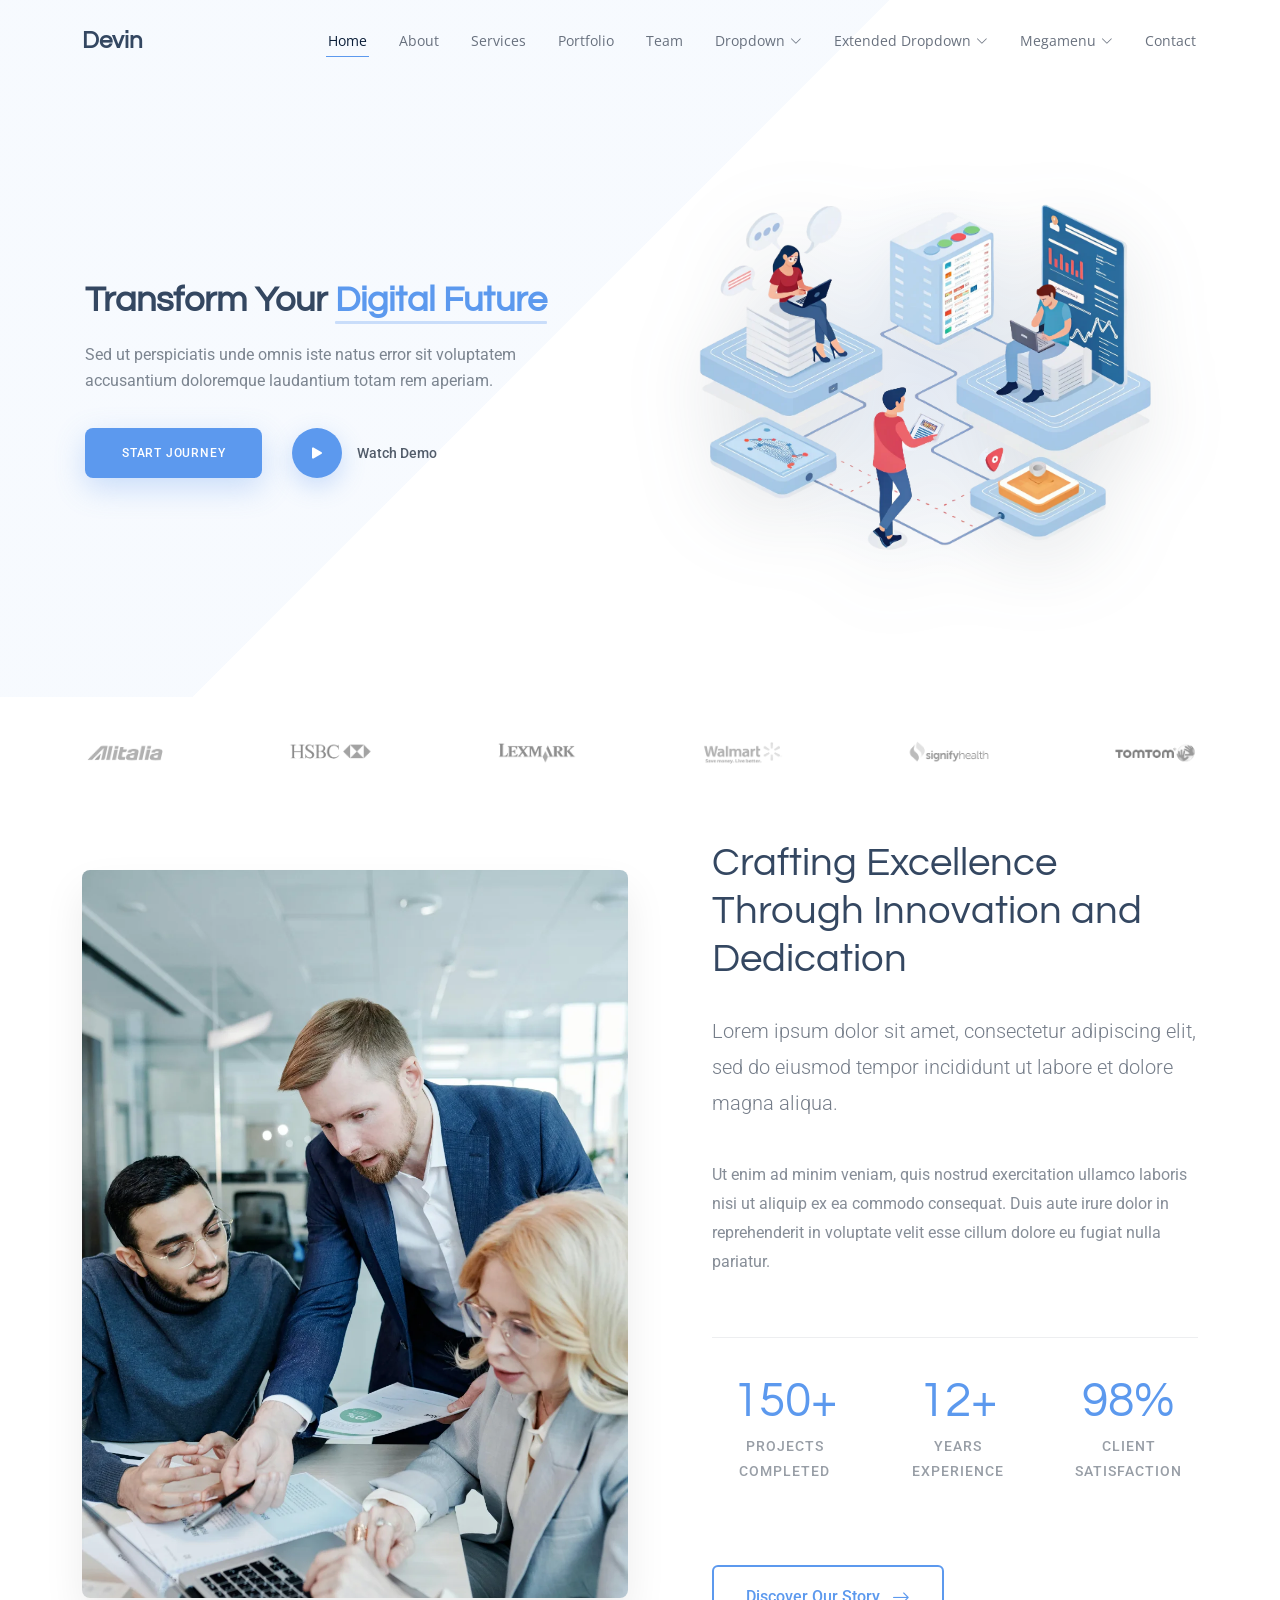
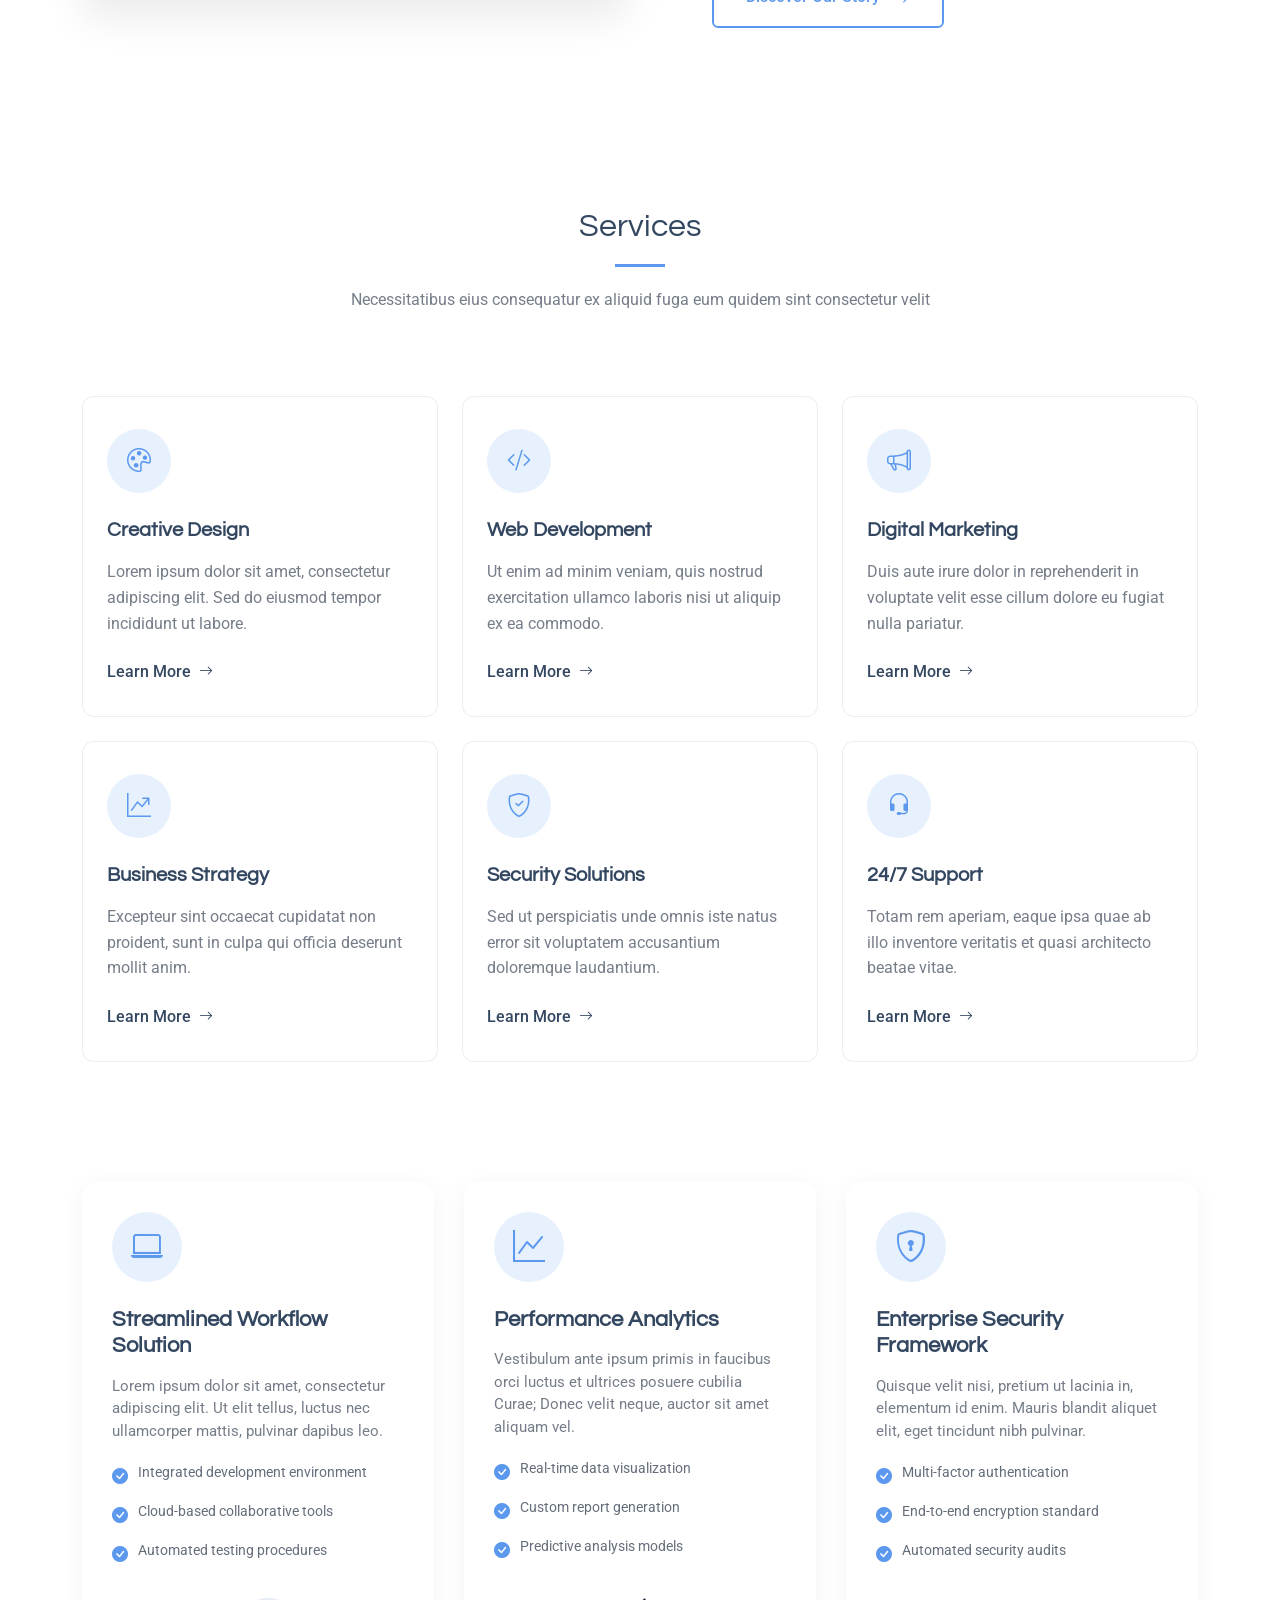
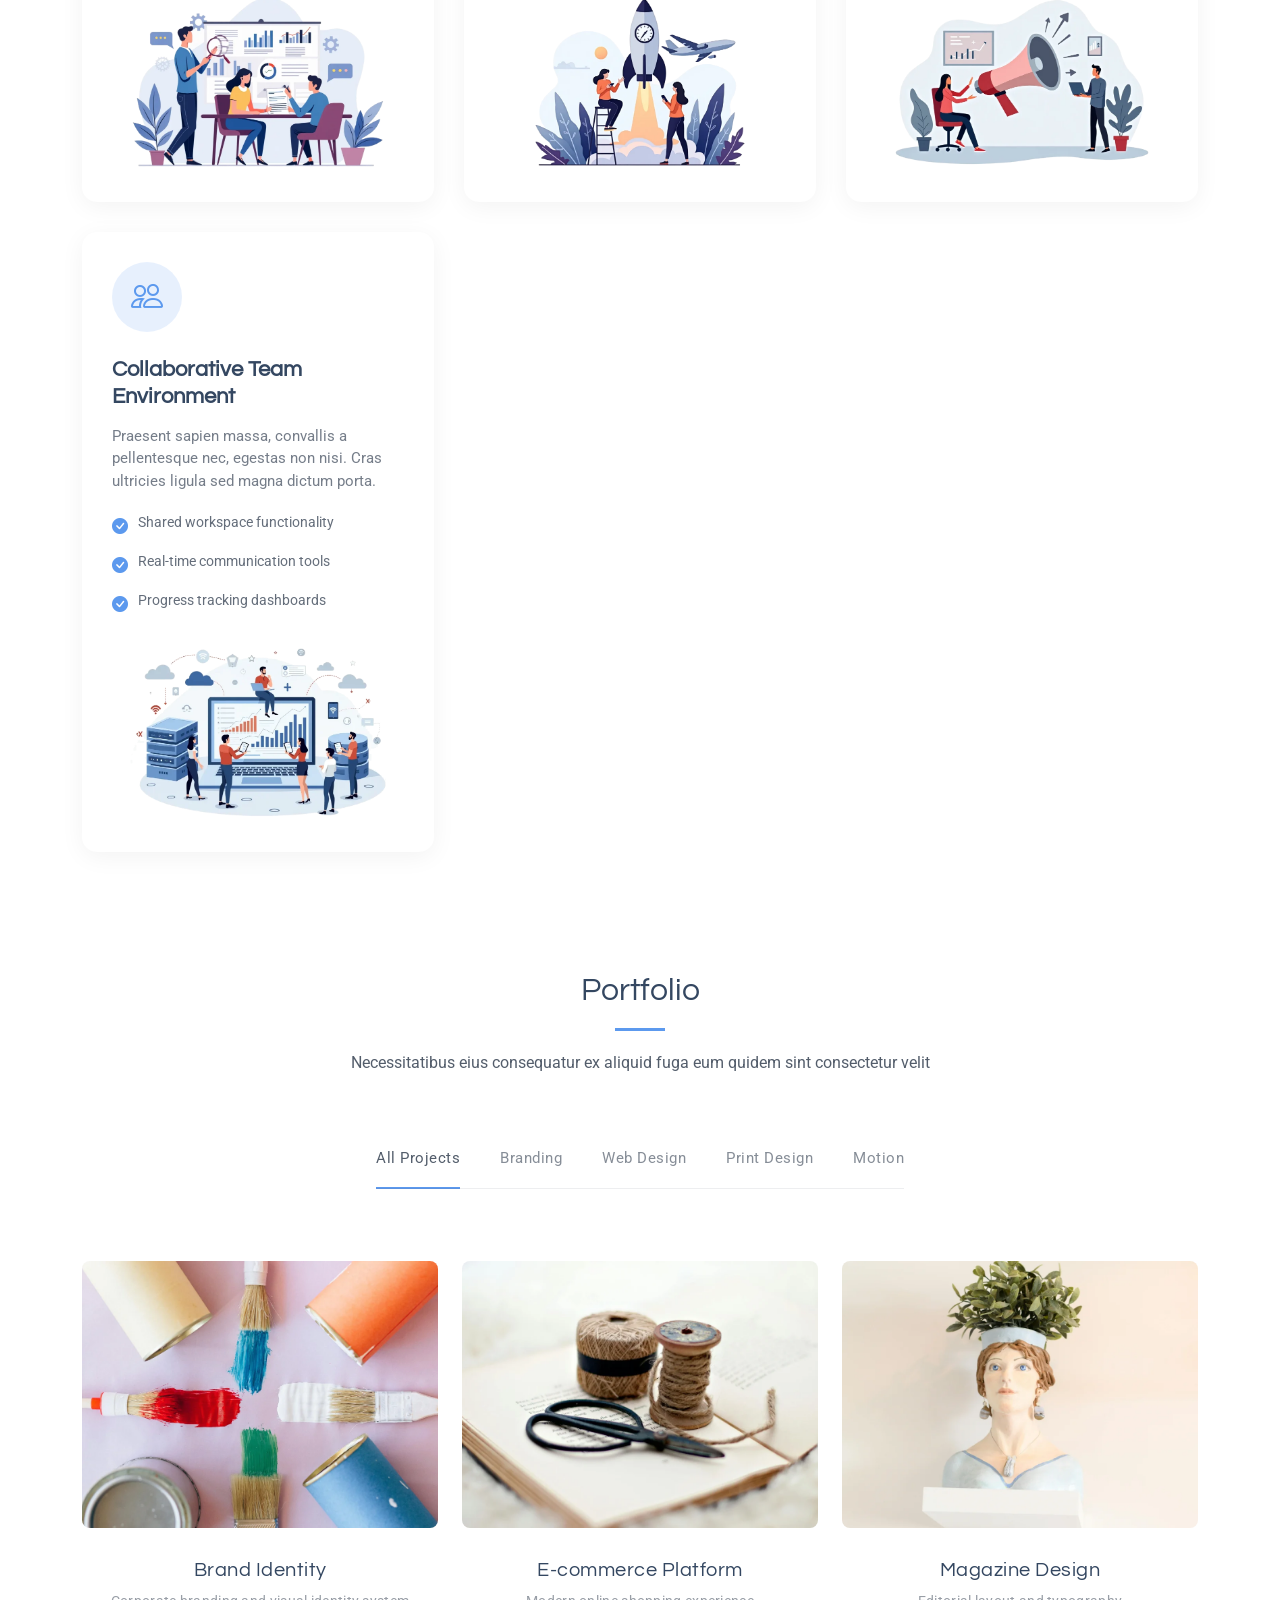
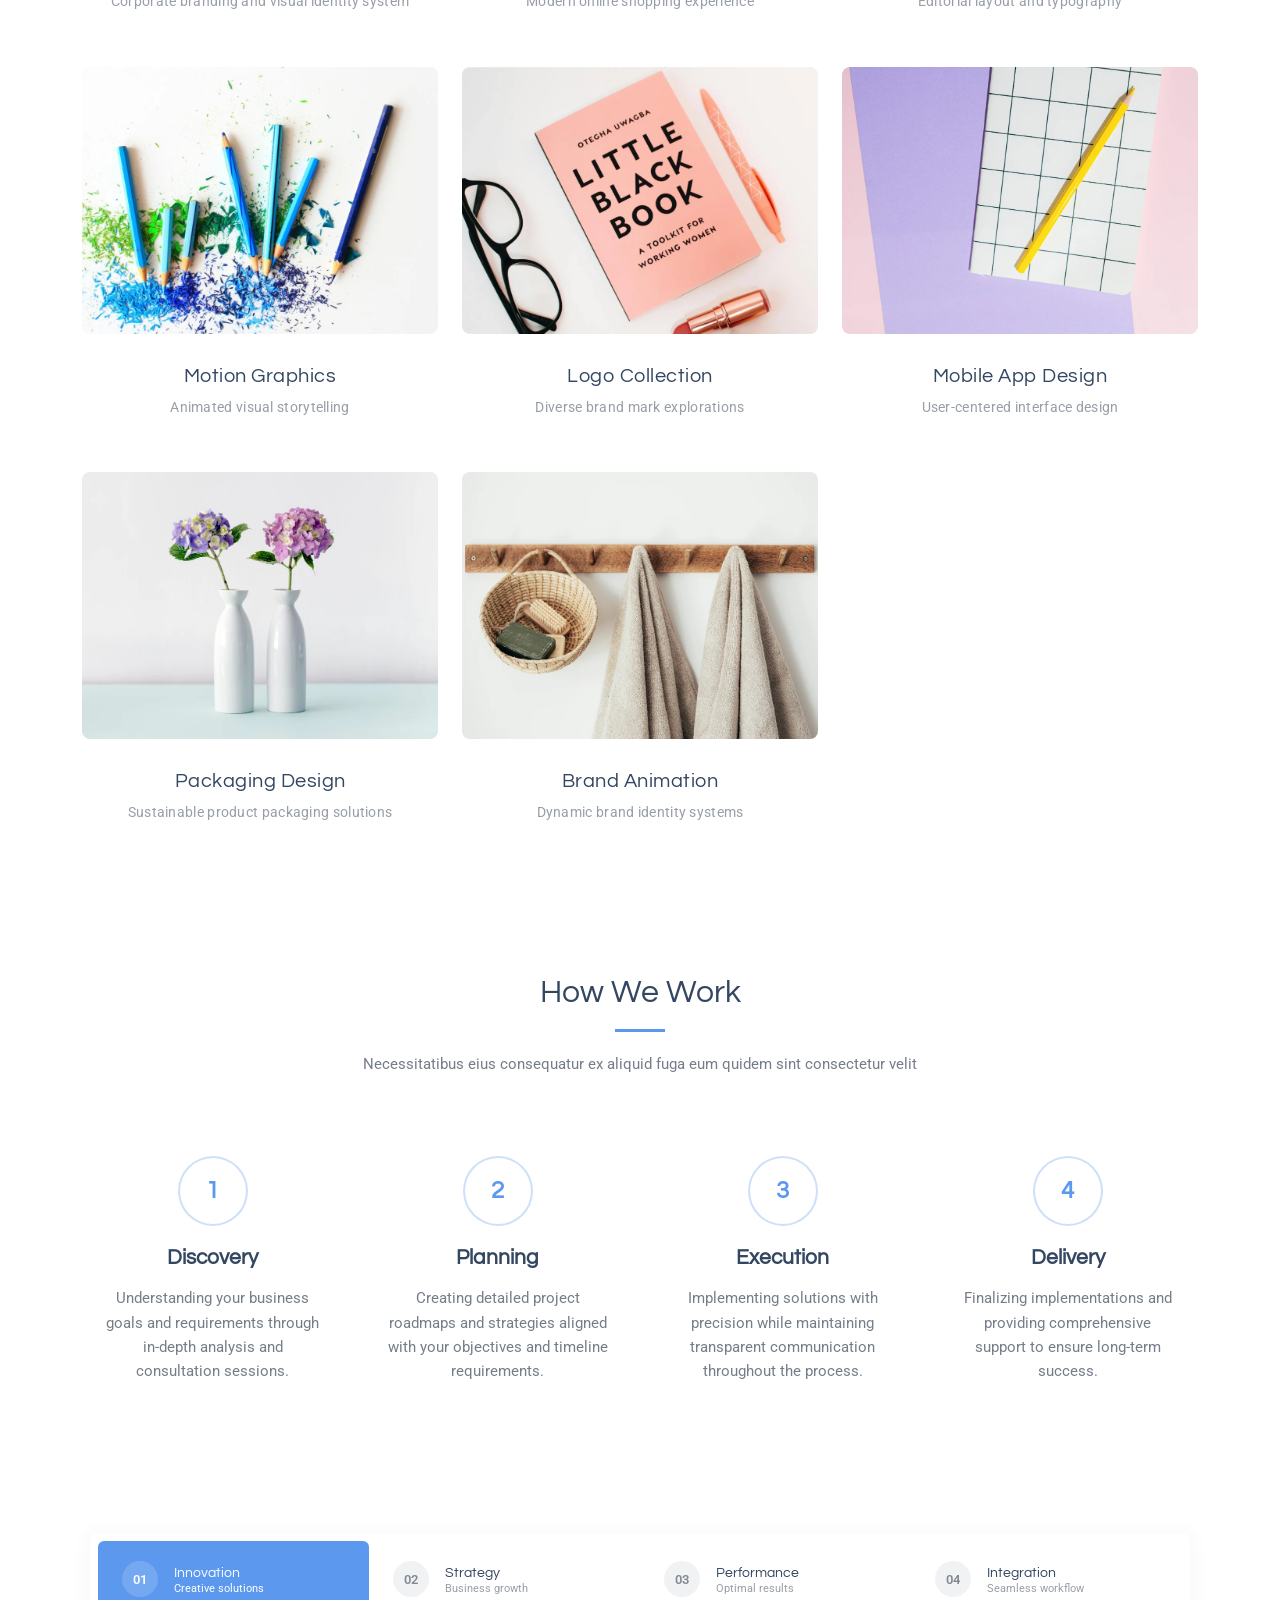
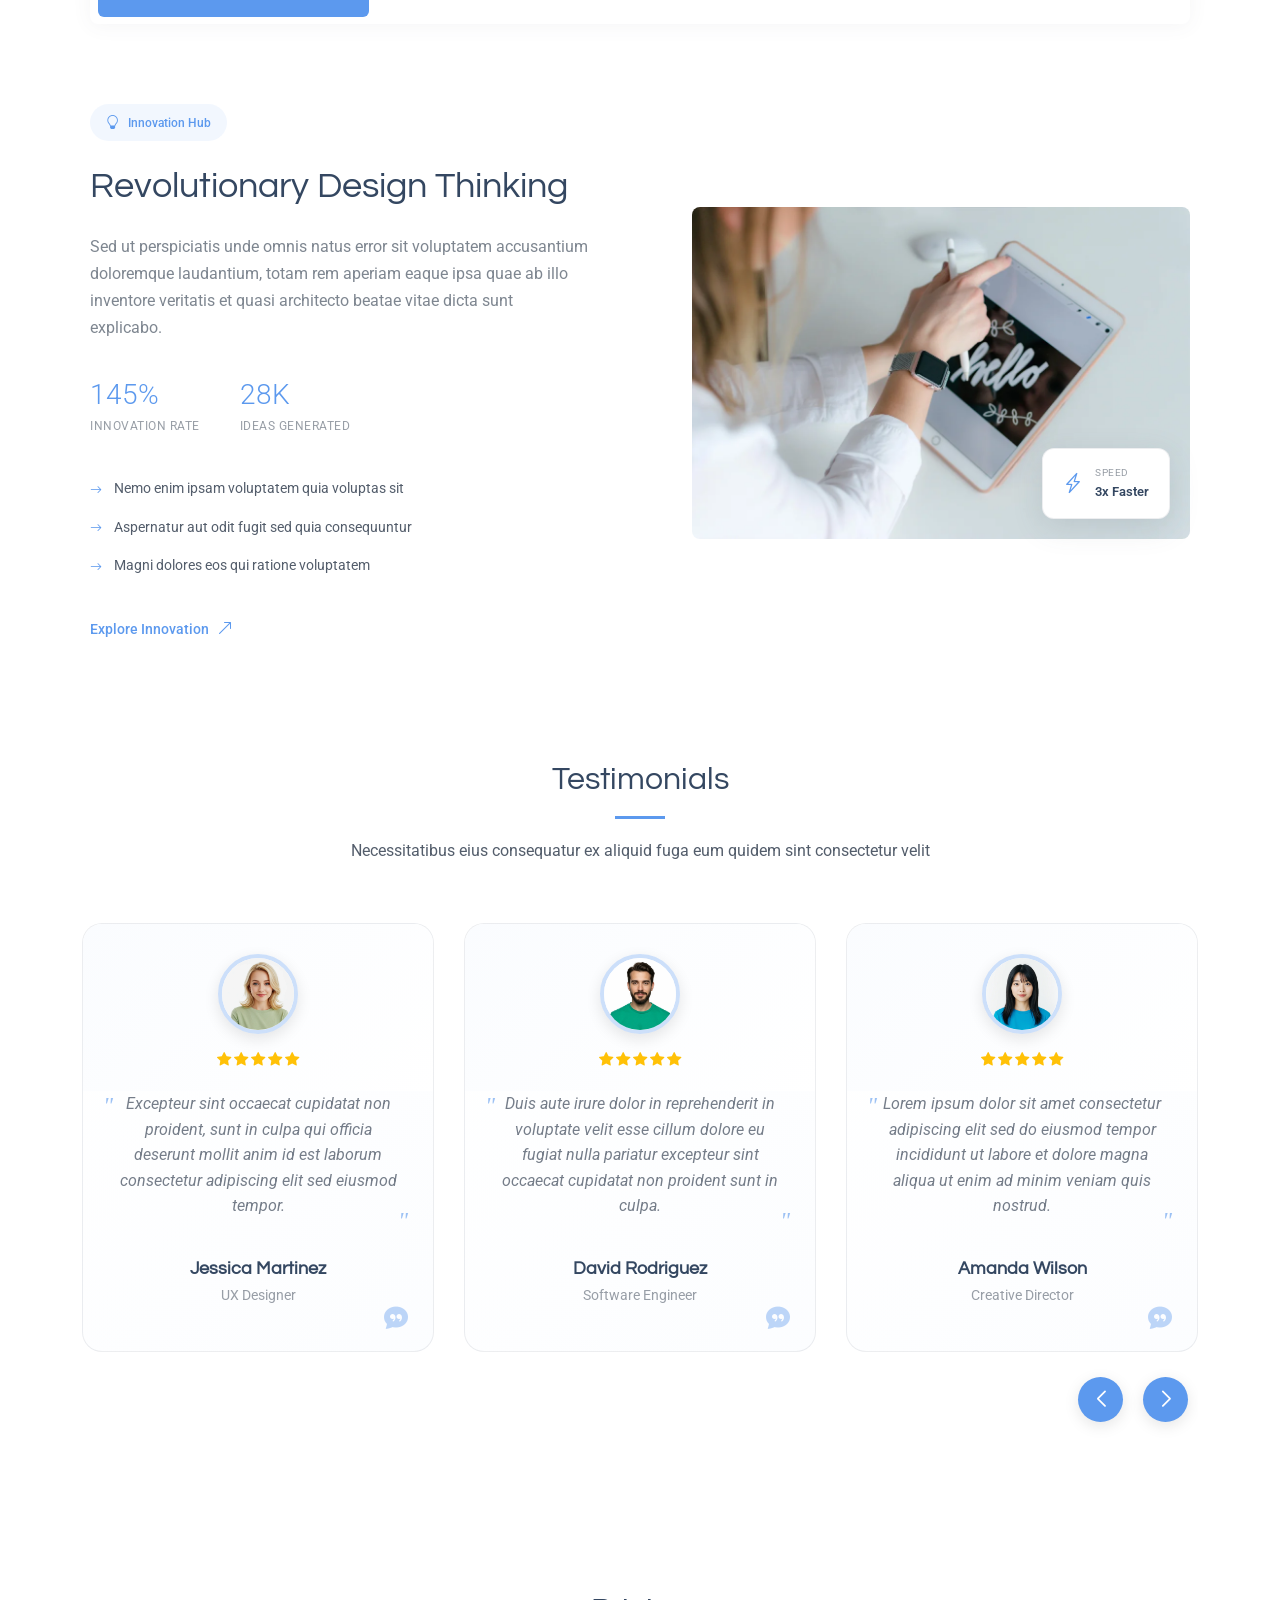
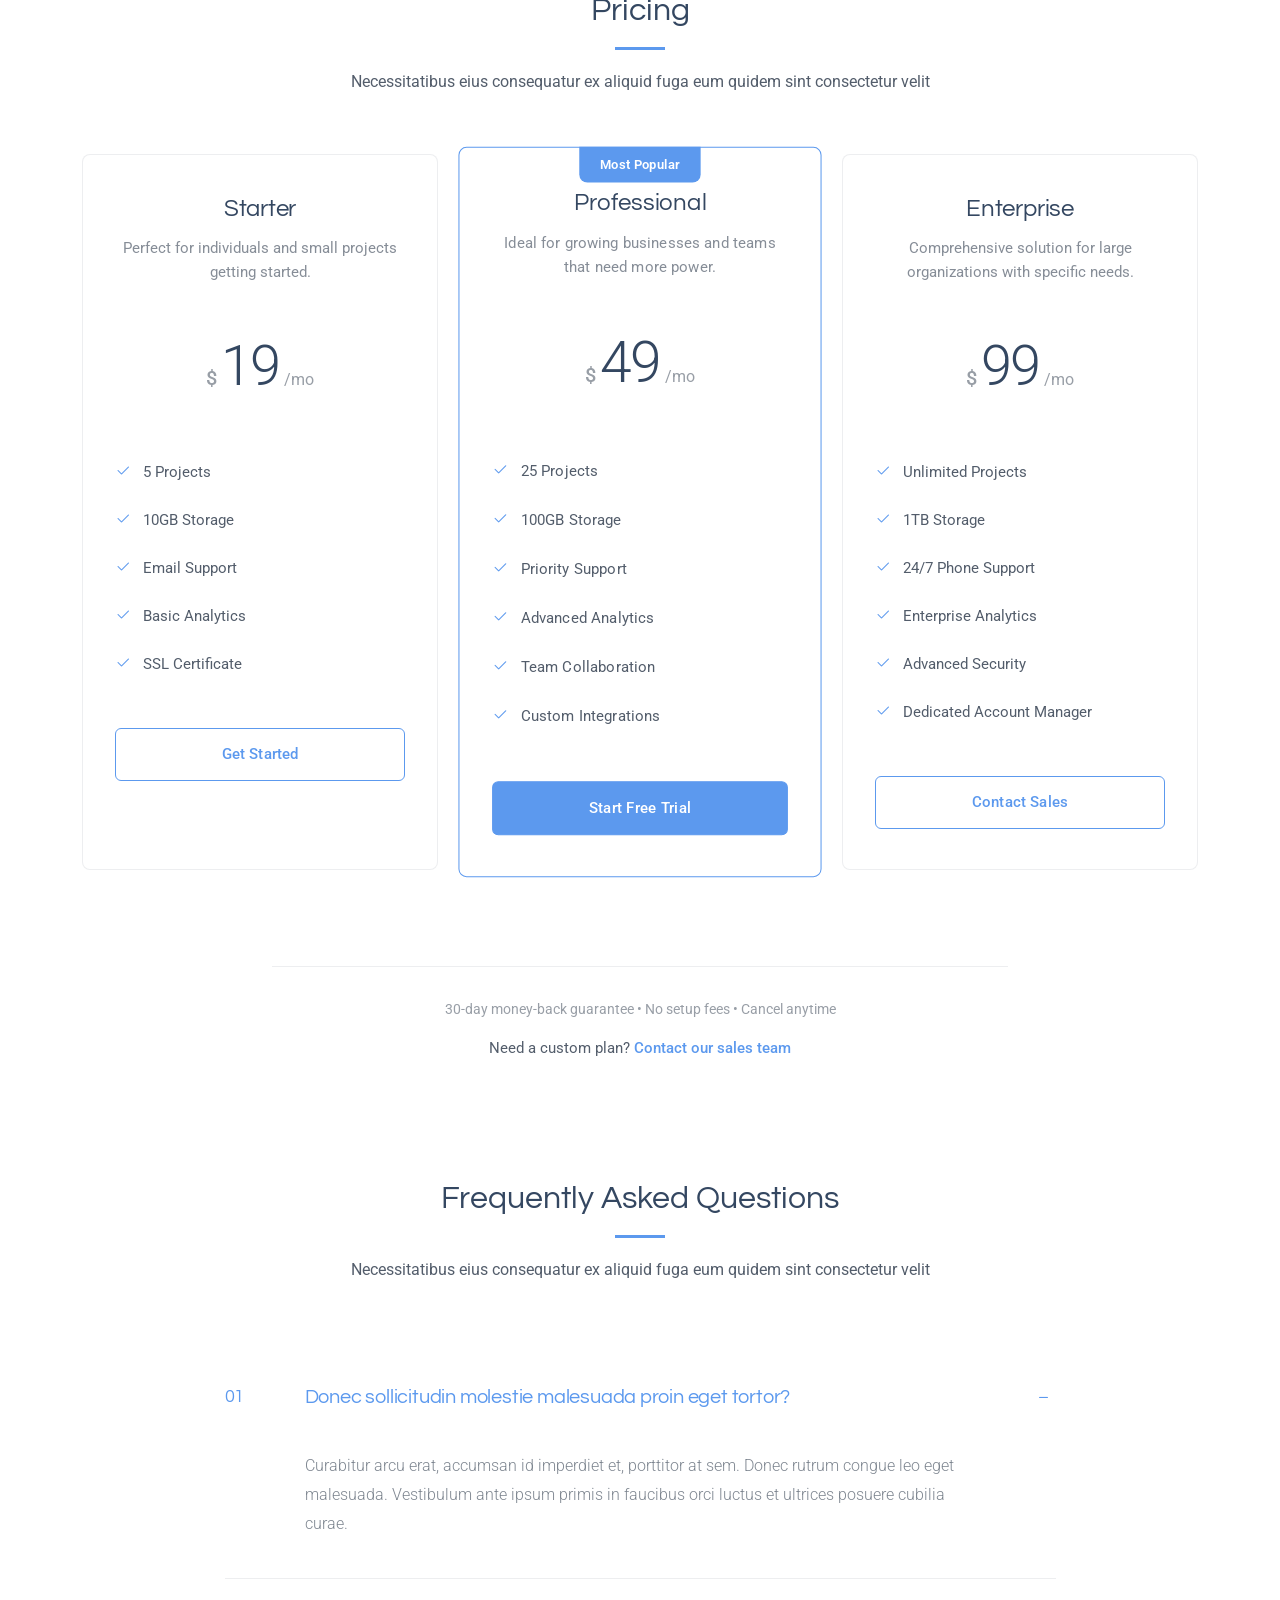
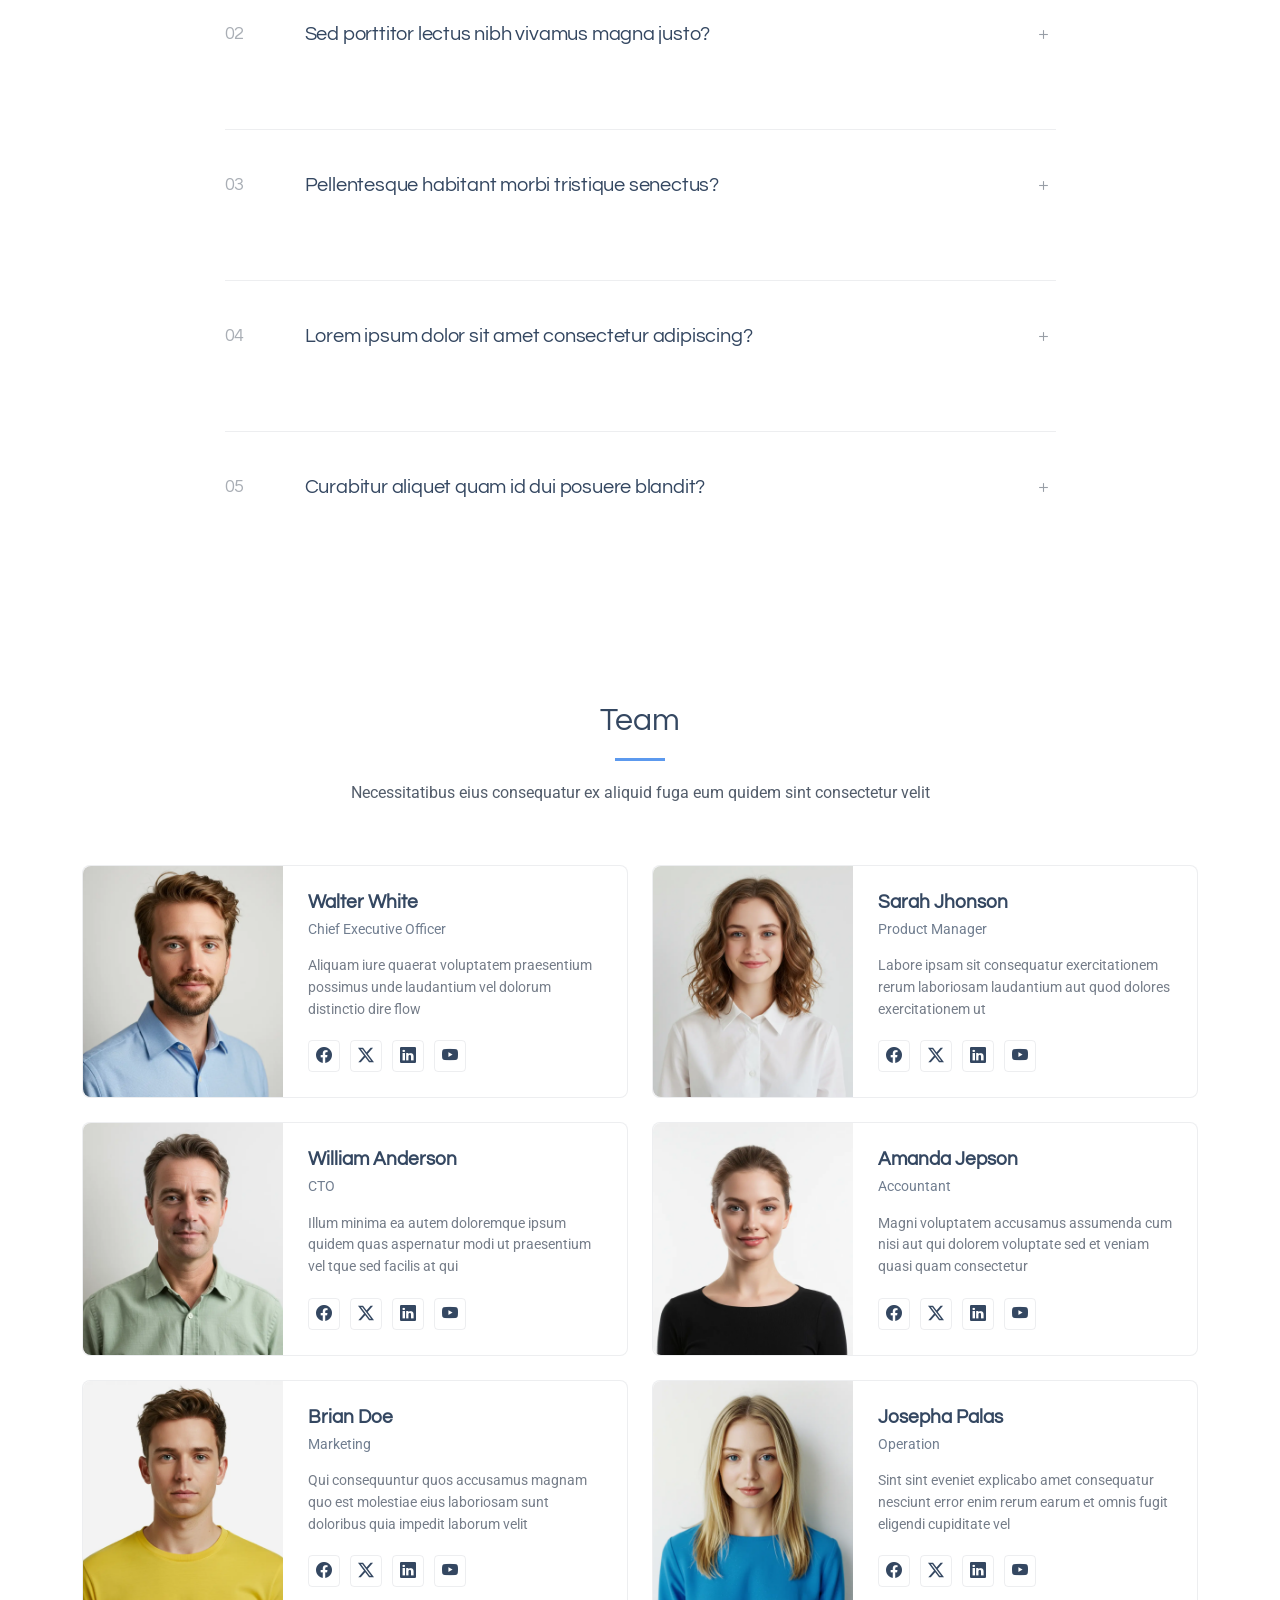
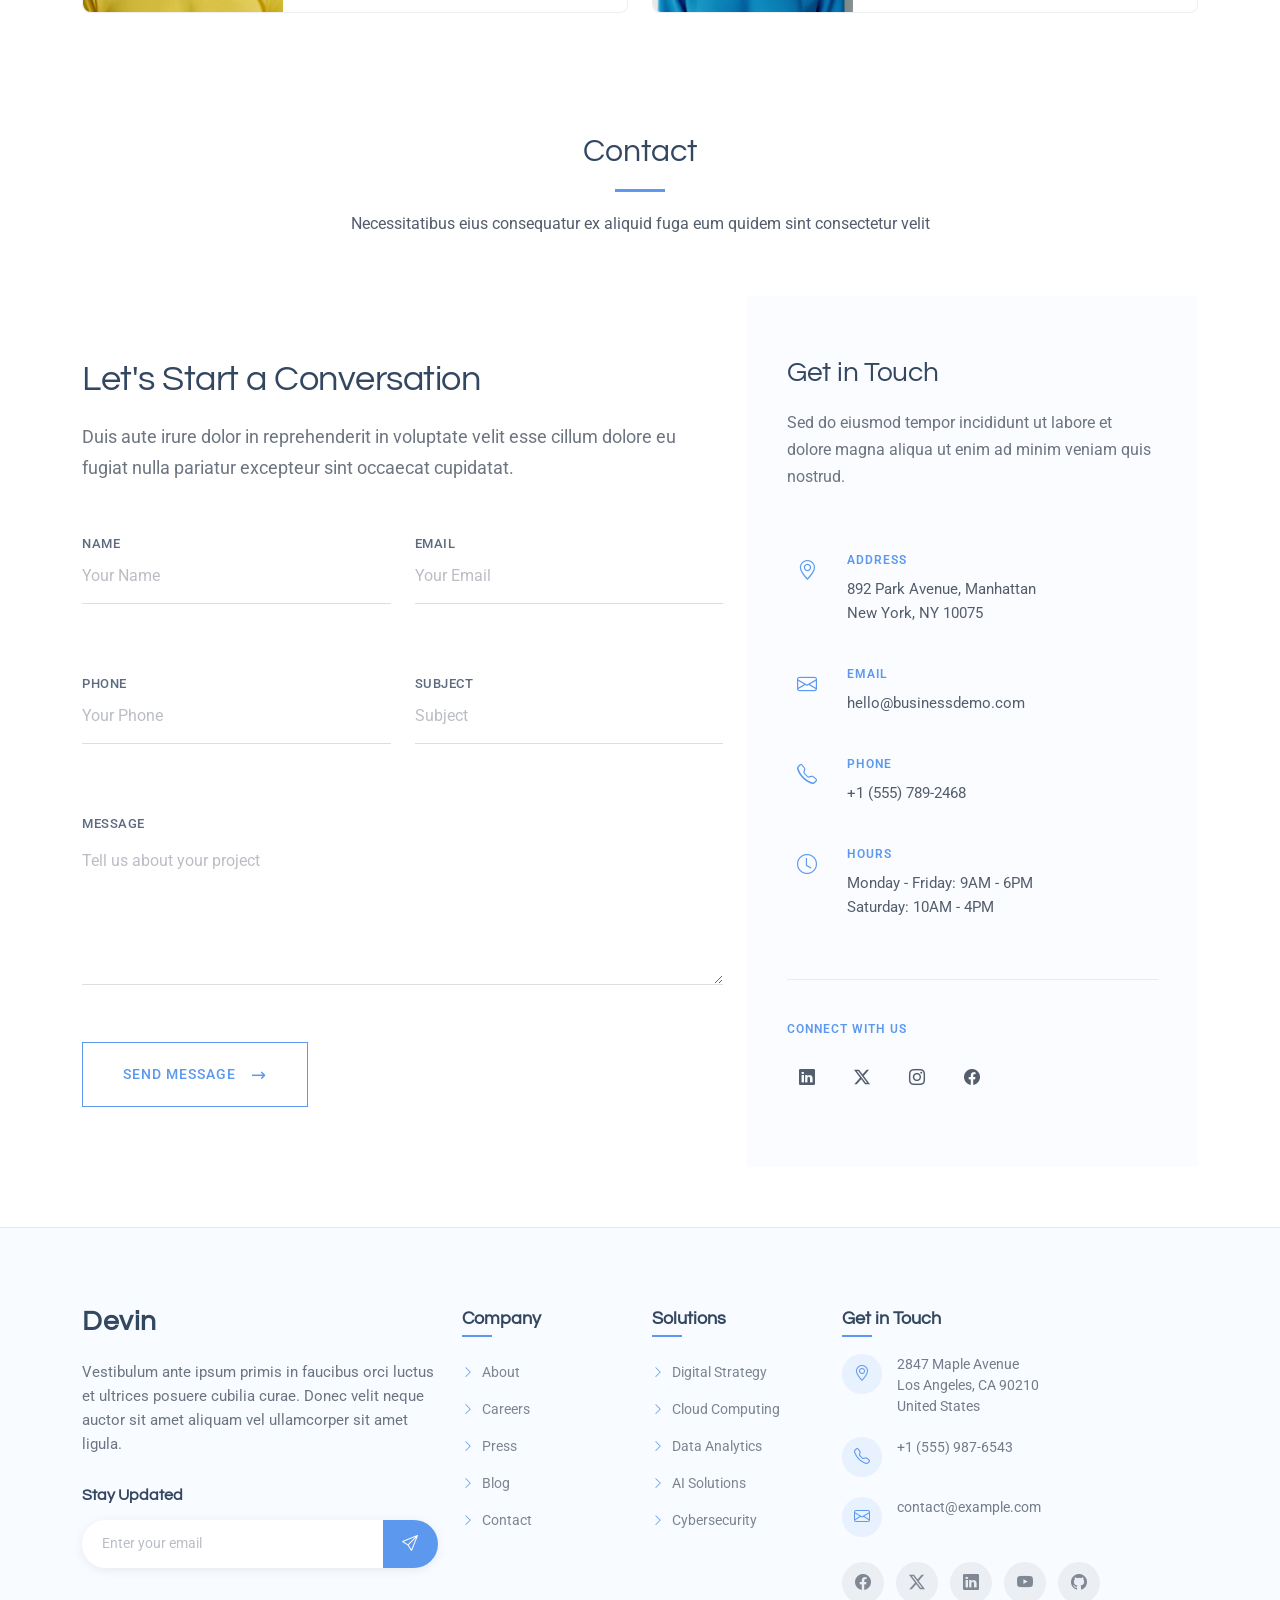
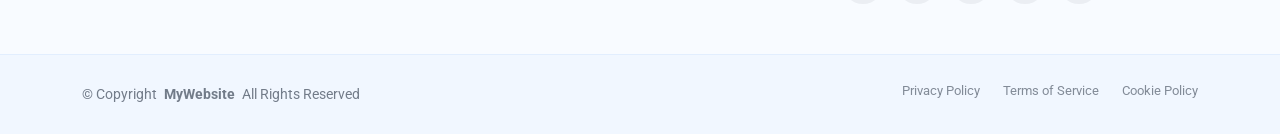
<file: index.html>
<!DOCTYPE html>
<html lang="en">

<head>
  <meta charset="utf-8">
  <meta content="width=device-width, initial-scale=1.0" name="viewport">   
  <title>Index - Devin Bootstrap Template</title>   
  <meta name="description" content="">   
  <meta name="keywords" content="">   
                         
  <!-- Favicons -->   
  <link href="assets/img/favicon.png" rel="icon">
  <link href="assets/img/apple-touch-icon.png" rel="apple-touch-icon">

  <!-- Fonts -->
  <link href="https://fonts.googleapis.com" rel="preconnect">
  <link href="https://fonts.gstatic.com" rel="preconnect" crossorigin>
  <link href="https://fonts.googleapis.com/css2?family=Roboto:ital,wght@0,100;0,300;0,400;0,500;0,700;0,900;1,100;1,300;1,400;1,500;1,700;1,900&family=Open+Sans:ital,wght@0,300;0,400;0,500;0,600;0,700;0,800;1,300;1,400;1,500;1,600;1,700;1,800&family=Questrial:wght@400&display=swap" rel="stylesheet">
                         
  <!-- Vendor CSS Files -->
  <link href="assets/vendor/bootstrap/css/bootstrap.min.css" rel="stylesheet">
  <link href="assets/vendor/bootstrap-icons/bootstrap-icons.css" rel="stylesheet">
  <link href="assets/vendor/glightbox/css/glightbox.min.css" rel="stylesheet">
  <link href="assets/vendor/swiper/swiper-bundle.min.css" rel="stylesheet">
                          
  <!-- Main CSS File -->  
  <link href="assets/css/main.css" rel="stylesheet">
                                               
                         
</head>   

<body class="index-page">
                           
  <header id="header" class="header d-flex align-items-center fixed-top">
    <div class="container-fluid container-xl position-relative d-flex align-items-center justify-content-between">
                      
      <a href="index.html" class="logo d-flex align-items-center">
        <!-- Uncomment the line below if you also wish to use an image logo -->
        <!-- <img src="assets/img/logo.webp" alt=""> -->
        <h1 class="sitename">Devin</h1>
      </a>

      <nav id="navmenu" class="navmenu">
        <ul>
          <li><a href="#hero" class="active">Home</a></li>
          <li><a href="#about">About</a></li>
          <li><a href="#services">Services</a></li>
          <li><a href="#portfolio">Portfolio</a></li>
          <li><a href="#team">Team</a></li>
          <li class="dropdown"><a href="#"><span>Dropdown</span> <i class="bi bi-chevron-down toggle-dropdown"></i></a>
            <ul>
              <li><a href="#">Dropdown 1</a></li>
              <li class="dropdown"><a href="#"><span>Deep Dropdown</span> <i class="bi bi-chevron-down toggle-dropdown"></i></a>
                <ul>
                  <li><a href="#">Deep Dropdown 1</a></li>
                  <li><a href="#">Deep Dropdown 2</a></li>
                  <li><a href="#">Deep Dropdown 3</a></li> 
                  <li><a href="#">Deep Dropdown 4</a></li>
                  <li><a href="#">Deep Dropdown 5</a></li>
                </ul> 
              </li>
              <li><a href="#">Dropdown 2</a></li>
              <li><a href="#">Dropdown 3</a></li>
              <li><a href="#">Dropdown 4</a></li> 
            </ul>
          </li>

          <li class="dropdown extended-dropdown-2"><a href="#"><span>Extended Dropdown</span> <i class="bi bi-chevron-down toggle-dropdown"></i></a>
            <ul>
              <li>
                <a href="#">
                  <div class="menu-item-content">
                    <div class="menu-icon">
                      <i class="bi bi-speedometer2"></i>
                    </div>
                    <div class="menu-text">
                      <span class="menu-title">Analytics Dashboard</span>
                      <span class="menu-description">Track your performance metrics</span>
                    </div>
                  </div>
                  <div class="menu-badge">New</div>
                </a>
              </li>
              <li>
                <a href="#">
                  <div class="menu-item-content">
                    <div class="menu-icon">
                      <i class="bi bi-people"></i>   
                    </div>
                    <div class="menu-text">
                      <span class="menu-title">Team Management</span>
                      <span class="menu-description">Manage your team members</span>
                    </div>
                  </div>
                </a>
              </li>
              <li>
                <a href="#">
                  <div class="menu-item-content">
                    <div class="menu-icon">
                      <i class="bi bi-graph-up"></i>
                    </div>
                    <div class="menu-text">
                      <span class="menu-title">Sales Reports</span>
                      <span class="menu-description">Review financial statistics</span>
                    </div>
                  </div>
                  <div class="menu-badge hot">Hot</div>
                </a>
              </li>
              <li>
                <a href="#">
                  <div class="menu-item-content">
                    <div class="menu-icon">
                      <i class="bi bi-shield-lock"></i>
                    </div>    
                    <div class="menu-text">
                      <span class="menu-title">Security Center</span>
                      <span class="menu-description">Manage privacy settings</span>
                    </div>
                  </div> 
                </a>
              </li>
              <li> 
                <a href="#">
                  <div class="menu-item-content">
                    <div class="menu-icon">
                      <i class="bi bi-chat-dots"></i>
                    </div>
                    <div class="menu-text">
                      <span class="menu-title">Message Center</span>
                      <span class="menu-description">Check your notifications</span>
                    </div>
                  </div>
                  <div class="menu-badge updates">5</div>
                </a>
              </li>
            </ul>
          </li>

          <!-- Megamenu 2 -->
          <li class="megamenu-2"><a href="#"><span>Megamenu</span> <i class="bi bi-chevron-down toggle-dropdown"></i></a>

            <!-- Mobile Megamenu -->
            <ul class="mobile-megamenu">

              <li><a href="#">Product Analytics</a></li>
              <li><a href="#">Customer Insights</a></li>
              <li><a href="#">Market Research</a></li>

              <li class="dropdown"><a href="#"><span>Enterprise Software</span> <i class="bi bi-chevron-down toggle-dropdown"></i></a>
                <ul>
                  <li><a href="#">CRM Solutions</a></li>
                  <li><a href="#">ERP Systems</a></li>
                  <li><a href="#">Workflow Automation</a></li>
                  <li><a href="#">Document Management</a></li>
                  <li><a href="#">Business Intelligence</a></li>
                  <li><a href="#">Integration Platform</a></li>
                </ul>
              </li>

              <li class="dropdown"><a href="#"><span>Development Tools</span> <i class="bi bi-chevron-down toggle-dropdown"></i></a>
                <ul>
                  <li><a href="#">Code Editors</a></li> 
                  <li><a href="#">Version Control</a></li> 
                  <li><a href="#">Testing Frameworks</a></li> 
                  <li><a href="#">Deployment Tools</a></li> 
                  <li><a href="#">API Management</a></li> 
                  <li><a href="#">Performance Monitoring</a></li> 
                </ul> 
              </li>       
  
              <li class="dropdown"><a href="#"><span>Creative Suite</span> <i class="bi bi-chevron-down toggle-dropdown"></i></a>
                <ul> 
                  <li><a href="#">Design Software</a></li> 
                  <li><a href="#">Video Editing</a></li> 
                  <li><a href="#">Audio Production</a></li> 
                  <li><a href="#">Animation Tools</a></li> 
                  <li><a href="#">Photo Editing</a></li> 
                  <li><a href=  "#">3D Modeling</a></li> 
                </ul>
              </li>

              <li class="dropdown"><a href="#"><span>Resources</span> <i class="bi bi-chevron-down toggle-dropdown"></i></a>
                <ul>
                  <li><a href="#">Documentation</a></li>
                  <li><a href="#">Tutorials</a></li> 
                  <li><a href="#">Community</a></li>
                  <li><a href="#">Blog Posts</a></li>
                </ul>
              </li> 

            </ul><!-- End Mobile Megamenu -->
 
            <!-- Desktop Megamenu -->
            <div class="desktop-megamenu">

              <div class="tab-navigation">
                <ul class="nav nav-tabs flex-column" id="7525-megamenu-tabs" role="tablist">
                  <li class="nav-item" role="presentation">
                    <button class="nav-link active" id="7525-tab-1-tab" data-bs-toggle="tab" data-bs-target="#7525-tab-1" type="button" role="tab" aria-controls="7525-tab-1" aria-selected="true">
                      <i class="bi bi-building-gear"></i>
                      <span>Enterprise Software</span>
                    </button>
                  </li>
                  <li class="nav-item" role="presentation">     
                    <button class="nav-link" id="7525-tab-2-tab" data-bs-toggle="tab" data-bs-target="#7525-tab-2" type="button" role="tab" aria-controls="7525-tab-2" aria-selected="false">
                      <i class="bi bi-code-slash"></i>   
                      <span>Development Tools</span>
                    </button>
                  </li>
                  <li class="nav-item" role="presentation">
                    <button class="nav-link" id="7525-tab-3-tab" data-bs-toggle="tab" data-bs-target="#7525-tab-3" type="button" role="tab" aria-controls="7525-tab-3" aria-selected="false">
                      <i class="bi bi-palette"></i>
                      <span>Creative Suite</span>
                    </button>
                  </li>
                  <li class="nav-item" role="presentation">
                    <button class="nav-link" id="7525-tab-4-tab" data-bs-toggle="tab" data-bs-target="#7525-tab-4" type="button" role="tab" aria-controls="7525-tab-4" aria-selected="false">
                      <i class="bi bi-journal-text"></i>
                      <span>Resources</span>
                    </button>
                  </li>
                </ul>
              </div>                   

              <div class="tab-content">

                <!-- Enterprise Software Tab -->
                <div class="tab-pane fade show active" id="7525-tab-1" role="tabpanel" aria-labelledby="7525-tab-1-tab">
                  <div class="content-grid">
                    <div class="product-section">
                      <h4>Core Solutions</h4>
                      <div class="product-list">
                        <a href="#" class="product-link">
                          <i class="bi bi-people"></i>
                          <div>
                            <span>CRM Solutions</span>
                            <small>Manage customer relationships effectively</small>
                          </div>
                        </a>
                        <a href="#" class="product-link">
                          <i class="bi bi-diagram-3"></i>
                          <div>
                            <span>ERP Systems</span>
                            <small>Integrate all business processes</small>
                          </div>
                        </a>
                        <a href="#" class="product-link">
                          <i class="bi bi-gear-wide"></i>
                          <div>
                            <span>Workflow Automation</span>
                            <small>Streamline repetitive tasks</small>
                          </div> 
                        </a>
                      </div>
                    </div>              
 
                    <div class="product-section">
                      <h4>Data &amp; Analytics</h4>
                      <div class="product-list">
                        <a href="#" class="product-link">
                          <i class="bi bi-file-earmark-text"></i>
                          <div>
                            <span>Document Management</span>
                            <small>Organize and secure documents</small>
                          </div>
                        </a>
                        <a href="#" class="product-link">
                          <i class="bi bi-bar-chart"></i>
                          <div>          
                            <span>Business Intelligence</span>
                            <small>Make data-driven decisions</small>
                          </div>
                        </a>
                        <a href="#" class="product-link">
                          <i class="bi bi-share"></i>
                          <div>
                            <span>Integration Platform</span>
                            <small>Connect all your systems</small>
                          </div>
                        </a>
                      </div>
                    </div>
                  </div>

                  <div class="featured-banner">
                    <div class="banner-content">
                      <img src="assets/img/misc/misc-7.webp" alt="Enterprise Solutions" class="banner-image">
                      <div class="banner-info">
                        <h5>Enterprise Package</h5>
                        <p>Comprehensive business management solution with advanced features and 24/7 support.</p>
                        <a href="#" class="cta-btn">Get Started <i class="bi bi-arrow-right"></i></a>
                      </div>
                    </div>
                  </div>
                </div>

                <!-- Development Tools Tab -->
                <div class="tab-pane fade" id="7525-tab-2" role="tabpanel" aria-labelledby="7525-tab-2-tab">
                  <div class="content-grid">
                    <div class="product-section">
                      <h4>Code &amp; Build</h4>
                      <div class="product-list">
                        <a href="#" class="product-link">
                          <i class="bi bi-code-square"></i>
                          <div>
                            <span>Code Editors</span>
                            <small>Advanced development environment</small>
                          </div>
                        </a>
                        <a href="#" class="product-link">
                          <i class="bi bi-git"></i>
                          <div>
                            <span>Version Control</span>
                            <small>Track changes and collaborate</small>
                          </div>
                        </a>
                        <a href="#" class="product-link">
                          <i class="bi bi-check2-square"></i>
                          <div>
                            <span>Testing Frameworks</span>
                            <small>Ensure code quality</small>
                          </div>
                        </a>
                      </div>
                    </div>

                    <div class="product-section">
                      <h4>Deploy &amp; Monitor</h4>
                      <div class="product-list"> 
                        <a href="#" class="product-link">
                          <i class="bi bi-cloud-upload"></i>
                          <div>
                            <span>Deployment Tools</span>
                            <small>Seamless application deployment</small>
                          </div>
                        </a>
                        <a href="#" class="product-link"> 
                          <i class="bi bi-api"></i>
                          <div>
                            <span>API Management</span>
                            <small>Design and manage APIs</small>
                          </div>
                        </a>
                        <a href="#" class="product-link"> 
                          <i class="bi bi-speedometer2"></i>
                          <div>
                            <span>Performance Monitoring</span>
                            <small>Track application performance</small>
                          </div>
                        </a>
                      </div>
                    </div>
                  </div>

                  <div class="featured-banner">
                    <div class="banner-content">
                      <img src="assets/img/misc/misc-12.webp" alt="Development Tools" class="banner-image">
                      <div class="banner-info">
                        <h5>Developer Suite</h5>
                        <p>Complete toolkit for modern development teams with integrated CI/CD pipelines.</p>
                        <a href="#" class="cta-btn">Explore Tools <i class="bi bi-arrow-right"></i></a>
                      </div>
                    </div>
                  </div>
                </div>

                <!-- Creative Suite Tab -->
                <div class="tab-pane fade" id="7525-tab-3" role="tabpanel" aria-labelledby="7525-tab-3-tab">
                  <div class="content-grid">
                    <div class="product-section">
                      <h4>Design &amp; Visual</h4>
                      <div class="product-list">
                        <a href="#" class="product-link">
                          <i class="bi bi-brush"></i>
                          <div>
                            <span>Design Software</span>
                            <small>Professional graphic design tools</small>
                          </div>
                        </a>
                        <a href="#" class="product-link">
                          <i class="bi bi-camera-video"></i>
                          <div>
                            <span>Video Editing</span>
                            <small>Professional video production</small>
                          </div>
                        </a>
                        <a href="#" class="product-link">
                          <i class="bi bi-image"></i>
                          <div>
                            <span>Photo Editing</span>
                            <small>Advanced image manipulation</small>
                          </div>
                        </a>
                      </div>
                    </div>

                    <div class="product-section">
                      <h4>Media Production</h4>
                      <div class="product-list">
                        <a href="#" class="product-link"> 
                          <i class="bi bi-music-note"></i>
                          <div>
                            <span>Audio Production</span>
                            <small>Professional audio editing</small>
                          </div>
                        </a> 
                        <a href="#" class="product-link">
                          <i class="bi bi-play-circle"></i>
                          <div>
                            <span>Animation Tools</span>
                            <small>Create stunning animations</small>
                          </div>
                        </a> 
                        <a href="#" class="product-link">
                          <i class="bi bi-box"></i>
                          <div>
                            <span>3D Modeling</span>
                            <small>Advanced 3D design software</small>
                          </div>
                        </a>
                      </div>
                    </div>
                  </div>

                  <div class="featured-banner">
                    <div class="banner-content">
                      <img src="assets/img/misc/misc-5.webp" alt="Creative Suite" class="banner-image">
                      <div class="banner-info">
                        <h5>Creative Pro</h5>
                        <p>Everything you need for creative projects, from concept to final production.</p>
                        <a href="#" class="cta-btn">Start Creating <i class="bi bi-arrow-right"></i></a>
                      </div>
                    </div>
                  </div>
                </div>

                <!-- Resources Tab -->
                <div class="tab-pane fade" id="7525-tab-4" role="tabpanel" aria-labelledby="7525-tab-4-tab">
                  <div class="resources-layout">
                    <div class="resource-categories">
                      <div class="resource-category">
                        <i class="bi bi-book"></i>
                        <h5>Documentation</h5>
                        <p>Comprehensive guides and API references for all our products and services.</p>
                        <a href="#" class="resource-link">Browse Docs <i class="bi bi-arrow-right"></i></a>
                      </div>
                      <div class="resource-category">
                        <i class="bi bi-play-circle"></i>
                        <h5>Video Tutorials</h5>
                        <p>Step-by-step video guides to help you get the most out of our solutions.</p>
                        <a href="#" class="resource-link">Watch Tutorials <i class="bi bi-arrow-right"></i></a>
                      </div>
                      <div class="resource-category">
                        <i class="bi bi-chat-square-dots"></i>
                        <h5>Community Forum</h5>
                        <p>Connect with other users, share tips, and get answers to your questions.</p>
                        <a href="#" class="resource-link">Join Community <i class="bi bi-arrow-right"></i></a>
                      </div>
                      <div class="resource-category">
                        <i class="bi bi-newspaper"></i>
                        <h5>Blog &amp; Articles</h5>
                        <p>Latest insights, best practices, and industry trends from our experts.</p>
                        <a href="#" class="resource-link">Read Blog <i class="bi bi-arrow-right"></i></a>
                      </div>
                    </div>
                  </div>
                </div>

              </div>

            </div><!-- End Desktop Megamenu -->

          </li><!-- End Mega Menu 2 -->

          <li><a href="#contact">Contact</a></li>

        </ul>
        <i class="mobile-nav-toggle d-xl-none bi bi-list"></i>
      </nav>
 
    </div>
  </header>

  <main class="main">
 
    <!-- Hero Section -->
    <section id="hero" class="hero section">

      <div class="container">
        <div class="row align-items-center"> 
          <div class="col-lg-6">
            <div class="hero-content">
              <h1>Transform Your <span>Digital Future</span></h1>
              <p>Sed ut perspiciatis unde omnis iste natus error sit voluptatem accusantium doloremque laudantium totam rem aperiam.</p>
              <div class="hero-actions justify-content-center justify-content-lg-start">
                <a href="#services" class="btn-primary scrollto">Start Journey</a>
                <a href="https://www.youtube.com/watch?v=Y7f98aduVJ8" class="glightbox btn-video d-flex align-items-center">
                  <i class="bi bi-play-fill"></i>
                  <span>Watch Demo</span>
                </a>
              </div>
            </div>
          </div>
          <div class="col-lg-6">
            <div class="hero-image">
              <img src="assets/img/illustration/illustration-28.webp" class="img-fluid floating" alt="">
            </div>
          </div>
        </div>
      </div>

    </section><!-- /Hero Section -->

    <!-- Clients Section -->
    <section id="clients" class="clients section">

      <div class="container">

        <div class="swiper init-swiper">
          <script type="application/json" class="swiper-config">
            {
              "loop": true,
              "speed": 600,
              "autoplay": {
                "delay": 5000
              },
              "slidesPerView": "auto",
              "breakpoints": {
                "320": {
                  "slidesPerView": 2,
                  "spaceBetween": 40
                },
                "480": {
                  "slidesPerView": 3,
                  "spaceBetween": 60
                },
                "640": {
                  "slidesPerView": 4,
                  "spaceBetween": 80
                },
                "992": {
                  "slidesPerView": 6,
                  "spaceBetween": 120
                }
              }
            }
          </script>
          <div class="swiper-wrapper align-items-center">
            <div class="swiper-slide"><img src="assets/img/clients/clients-1.webp" class="img-fluid" alt=""></div>
            <div class="swiper-slide"><img src="assets/img/clients/clients-2.webp" class="img-fluid" alt=""></div>
            <div class="swiper-slide"><img src="assets/img/clients/clients-3.webp" class="img-fluid" alt=""></div>
            <div class="swiper-slide"><img src="assets/img/clients/clients-4.webp" class="img-fluid" alt=""></div>
            <div class="swiper-slide"><img src="assets/img/clients/clients-5.webp" class="img-fluid" alt=""></div>
            <div class="swiper-slide"><img src="assets/img/clients/clients-6.webp" class="img-fluid" alt=""></div>
            <div class="swiper-slide"><img src="assets/img/clients/clients-7.webp" class="img-fluid" alt=""></div>
            <div class="swiper-slide"><img src="assets/img/clients/clients-8.webp" class="img-fluid" alt=""></div>
          </div>
        </div>   

      </div>

    </section><!-- /Clients Section -->

    <!-- About Section -->  
    <section id="about" class="about section">

      <div class="container">

        <div class="row align-items-center">

          <!-- Image Column -->
          <div class="col-lg-6">
            <div class="about-image">
              <img src="assets/img/about/about-portrait-4.webp" alt="About" class="img-fluid">
            </div>
          </div>

          <!-- Content Column -->
          <div class="col-lg-6">
            <div class="content">
              <h2>Crafting Excellence Through Innovation and Dedication</h2>
              <p class="lead">Lorem ipsum dolor sit amet, consectetur adipiscing elit, sed do eiusmod tempor incididunt ut labore et dolore magna aliqua.</p>

              <p>Ut enim ad minim veniam, quis nostrud exercitation ullamco laboris nisi ut aliquip ex ea commodo consequat. Duis aute irure dolor in reprehenderit in voluptate velit esse cillum dolore eu fugiat nulla pariatur.</p>

              <!-- Stats Row -->
              <div class="stats-row">
                <div class="stat-item">
                  <h3><span data-purecounter-start="0" data-purecounter-end="150" data-purecounter-duration="1" class="purecounter"></span>+</h3>
                  <p>Projects Completed</p>
                </div>
                <div class="stat-item">
                  <h3><span data-purecounter-start="0" data-purecounter-end="12" data-purecounter-duration="1" class="purecounter"></span>+</h3>
                  <p>Years Experience</p>
                </div>
                <div class="stat-item">
                  <h3><span data-purecounter-start="0" data-purecounter-end="98" data-purecounter-duration="1" class="purecounter"></span>%</h3>
                  <p>Client Satisfaction</p>
                </div>
              </div><!-- End Stats Row -->

              <!-- CTA Button -->
              <div class="cta-wrapper">
                <a href="#" class="btn-cta">
                  <span>Discover Our Story</span>
                  <i class="bi bi-arrow-right"></i>
                </a>
              </div>

            </div>
          </div>

        </div>

      </div>

    </section><!-- /About Section -->
 
    <!-- Services Section -->
    <section id="services" class="services section">

      <!-- Section Title -->
      <div class="container section-title">
        <h2>Services</h2>
        <p>Necessitatibus eius consequatur ex aliquid fuga eum quidem sint consectetur velit</p>
      </div><!-- End Section Title -->

      <div class="container">
 
        <div class="row gy-4">

          <div class="col-lg-4 col-md-6">
            <div class="service-card">
              <div class="service-icon">
                <i class="bi bi-palette"></i>
              </div> 
              <h3>Creative Design</h3>
              <p>Lorem ipsum dolor sit amet, consectetur adipiscing elit. Sed do eiusmod tempor incididunt ut labore.</p>
              <a href="service-details.html" class="service-link">
                Learn More
                <i class="bi bi-arrow-right"></i>
              </a>
            </div>
          </div><!-- End Service Card -->

          <div class="col-lg-4 col-md-6">
            <div class="service-card">
              <div class="service-icon">
                <i class="bi bi-code-slash"></i>
              </div>
              <h3>Web Development</h3>
              <p>Ut enim ad minim veniam, quis nostrud exercitation ullamco laboris nisi ut aliquip ex ea commodo.</p>
              <a href="service-details.html" class="service-link">
                Learn More
                <i class="bi bi-arrow-right"></i>
              </a>
            </div>
          </div><!-- End Service Card -->

          <div class="col-lg-4 col-md-6">
            <div class="service-card">
              <div class="service-icon">
                <i class="bi bi-megaphone"></i>
              </div>
              <h3>Digital Marketing</h3>
              <p>Duis aute irure dolor in reprehenderit in voluptate velit esse cillum dolore eu fugiat nulla pariatur.</p>
              <a href="service-details.html" class="service-link">
                Learn More
                <i class="bi bi-arrow-right"></i>
              </a>
            </div>
          </div><!-- End Service Card -->

          <div class="col-lg-4 col-md-6">
            <div class="service-card">
              <div class="service-icon">
                <i class="bi bi-graph-up-arrow"></i>
              </div>
              <h3>Business Strategy</h3>
              <p>Excepteur sint occaecat cupidatat non proident, sunt in culpa qui officia deserunt mollit anim.</p>
              <a href="service-details.html" class="service-link">
                Learn More
                <i class="bi bi-arrow-right"></i>
              </a>
            </div>
          </div><!-- End Service Card -->

          <div class="col-lg-4 col-md-6">
            <div class="service-card">
              <div class="service-icon">
                <i class="bi bi-shield-check"></i>
              </div>
              <h3>Security Solutions</h3>
              <p>Sed ut perspiciatis unde omnis iste natus error sit voluptatem accusantium doloremque laudantium.</p>
              <a href="service-details.html" class="service-link">
                Learn More
                <i class="bi bi-arrow-right"></i>
              </a>
            </div>
          </div><!-- End Service Card -->

          <div class="col-lg-4 col-md-6">
            <div class="service-card">
              <div class="service-icon">
                <i class="bi bi-headset"></i>
              </div>
              <h3>24/7 Support</h3>
              <p>Totam rem aperiam, eaque ipsa quae ab illo inventore veritatis et quasi architecto beatae vitae.</p>
              <a href="service-details.html" class="service-link">
                Learn More
                <i class="bi bi-arrow-right"></i>
              </a>
            </div>
          </div><!-- End Service Card -->

        </div>

      </div>

    </section><!-- /Services Section -->

    <!-- Features Section -->
    <section id="features" class="features section">

      <div class="container">

        <div class="features-grid">
          <div class="features-card">
            <div class="icon-wrapper">
              <i class="bi bi-laptop"></i>
            </div>
            <h3>Streamlined Workflow Solution</h3>
            <p>
              Lorem ipsum dolor sit amet, consectetur adipiscing elit. Ut elit tellus, luctus nec ullamcorper mattis, pulvinar dapibus leo.
            </p>
            <div class="features-list">
              <div class="feature-item">
                <i class="bi bi-check-circle-fill"></i>
                <span>Integrated development environment</span>
              </div>
              <div class="feature-item">
                <i class="bi bi-check-circle-fill"></i>
                <span>Cloud-based collaborative tools</span>
              </div>
              <div class="feature-item">
                <i class="bi bi-check-circle-fill"></i>
                <span>Automated testing procedures</span>
              </div>
            </div>
            <div class="image-container">
              <img src="assets/img/illustration/illustration-14.webp" alt="Streamlined Workflow" class="img-fluid">
            </div>
          </div>

          <div class="features-card">
            <div class="icon-wrapper">
              <i class="bi bi-graph-up"></i>
            </div>
            <h3>Performance Analytics</h3>
            <p>
              Vestibulum ante ipsum primis in faucibus orci luctus et ultrices posuere cubilia Curae; Donec velit neque, auctor sit amet aliquam vel.
            </p>
            <div class="features-list">
              <div class="feature-item">
                <i class="bi bi-check-circle-fill"></i>
                <span>Real-time data visualization</span>
              </div>
              <div class="feature-item">
                <i class="bi bi-check-circle-fill"></i>
                <span>Custom report generation</span>
              </div>
              <div class="feature-item">
                <i class="bi bi-check-circle-fill"></i>
                <span>Predictive analysis models</span>
              </div>
            </div>
            <div class="image-container">
              <img src="assets/img/illustration/illustration-6.webp" alt="Performance Analytics" class="img-fluid">
            </div>
          </div>

          <div class="features-card">
            <div class="icon-wrapper">
              <i class="bi bi-shield-lock"></i>
            </div>
            <h3>Enterprise Security Framework</h3>
            <p>
              Quisque velit nisi, pretium ut lacinia in, elementum id enim. Mauris blandit aliquet elit, eget tincidunt nibh pulvinar.
            </p>
            <div class="features-list">
              <div class="feature-item">
                <i class="bi bi-check-circle-fill"></i>
                <span>Multi-factor authentication</span>
              </div>
              <div class="feature-item">
                <i class="bi bi-check-circle-fill"></i>
                <span>End-to-end encryption standard</span>
              </div>
              <div class="feature-item">
                <i class="bi bi-check-circle-fill"></i>
                <span>Automated security audits</span>
              </div>
            </div>
            <div class="image-container">
              <img src="assets/img/illustration/illustration-7.webp" alt="Security Framework" class="img-fluid">
            </div>
          </div>

          <div class="features-card">
            <div class="icon-wrapper">
              <i class="bi bi-people"></i>
            </div>
            <h3>Collaborative Team Environment</h3>
            <p>
              Praesent sapien massa, convallis a pellentesque nec, egestas non nisi. Cras ultricies ligula sed magna dictum porta.
            </p>
            <div class="features-list">
              <div class="feature-item">
                <i class="bi bi-check-circle-fill"></i>
                <span>Shared workspace functionality</span>
              </div>
              <div class="feature-item">
                <i class="bi bi-check-circle-fill"></i>
                <span>Real-time communication tools</span>
              </div>
              <div class="feature-item">
                <i class="bi bi-check-circle-fill"></i>
                <span>Progress tracking dashboards</span>
              </div>
            </div>
            <div class="image-container">
              <img src="assets/img/illustration/illustration-8.webp" alt="Team Environment" class="img-fluid">
            </div>
          </div>
        </div>

      </div>

    </section><!-- /Features Section -->

    <!-- Portfolio Section -->
    <section id="portfolio" class="portfolio section">

      <!-- Section Title -->
      <div class="container section-title">
        <h2>Portfolio</h2>
        <p>Necessitatibus eius consequatur ex aliquid fuga eum quidem sint consectetur velit</p>
      </div><!-- End Section Title -->

      <div class="container">

        <div class="isotope-layout" data-default-filter="*" data-layout="fitRows" data-sort="original-order">

          <div class="portfolio-filters-wrapper">
            <ul class="portfolio-filters isotope-filters">
              <li data-filter="*" class="filter-active">All Projects</li>
              <li data-filter=".filter-branding">Branding</li>
              <li data-filter=".filter-web">Web Design</li>
              <li data-filter=".filter-print">Print Design</li>
              <li data-filter=".filter-motion">Motion</li>
            </ul>
          </div>

          <div class="row gy-4 portfolio-grid isotope-container">

            <div class="col-lg-4 col-md-6 portfolio-item isotope-item filter-branding">
              <div class="portfolio-card">
                <div class="image-container">
                  <img src="assets/img/portfolio/portfolio-3.webp" class="img-fluid" alt="Brand Identity" loading="lazy">
                  <div class="overlay">
                    <div class="overlay-content">
                      <a href="assets/img/portfolio/portfolio-3.webp" class="glightbox zoom-link" title="Brand Identity Project">
                        <i class="bi bi-zoom-in"></i>
                      </a>
                      <a href="portfolio-details.html" class="details-link" title="View Project Details">
                        <i class="bi bi-arrow-right"></i>
                      </a>
                    </div>
                  </div>
                </div>
                <div class="content">
                  <h3>Brand Identity</h3>
                  <p>Corporate branding and visual identity system</p>
                </div>
              </div>
            </div><!-- End Portfolio Item -->

            <div class="col-lg-4 col-md-6 portfolio-item isotope-item filter-web">
              <div class="portfolio-card">
                <div class="image-container">
                  <img src="assets/img/portfolio/portfolio-7.webp" class="img-fluid" alt="E-commerce Platform" loading="lazy">
                  <div class="overlay">
                    <div class="overlay-content">
                      <a href="assets/img/portfolio/portfolio-7.webp" class="glightbox zoom-link" title="E-commerce Platform">
                        <i class="bi bi-zoom-in"></i>
                      </a>
                      <a href="portfolio-details.html" class="details-link" title="View Project Details">
                        <i class="bi bi-arrow-right"></i>
                      </a>
                    </div>
                  </div>
                </div>
                <div class="content">
                  <h3>E-commerce Platform</h3>
                  <p>Modern online shopping experience</p>
                </div>
              </div>
            </div><!-- End Portfolio Item -->

            <div class="col-lg-4 col-md-6 portfolio-item isotope-item filter-print">
              <div class="portfolio-card">
                <div class="image-container">
                  <img src="assets/img/portfolio/portfolio-portrait-5.webp" class="img-fluid" alt="Magazine Design" loading="lazy">
                  <div class="overlay">
                    <div class="overlay-content">
                      <a href="assets/img/portfolio/portfolio-portrait-5.webp" class="glightbox zoom-link" title="Magazine Design">
                        <i class="bi bi-zoom-in"></i>
                      </a>
                      <a href="portfolio-details.html" class="details-link" title="View Project Details">
                        <i class="bi bi-arrow-right"></i>
                      </a>
                    </div>
                  </div>
                </div>
                <div class="content">
                  <h3>Magazine Design</h3>
                  <p>Editorial layout and typography</p>
                </div>
              </div>
            </div><!-- End Portfolio Item -->

            <div class="col-lg-4 col-md-6 portfolio-item isotope-item filter-motion">
              <div class="portfolio-card">
                <div class="image-container">
                  <img src="assets/img/portfolio/portfolio-8.webp" class="img-fluid" alt="Motion Graphics" loading="lazy">
                  <div class="overlay">
                    <div class="overlay-content">
                      <a href="assets/img/portfolio/portfolio-8.webp" class="glightbox zoom-link" title="Motion Graphics">
                        <i class="bi bi-zoom-in"></i>
                      </a>
                      <a href="portfolio-details.html" class="details-link" title="View Project Details">
                        <i class="bi bi-arrow-right"></i>
                      </a>
                    </div>
                  </div>
                </div>
                <div class="content">
                  <h3>Motion Graphics</h3>
                  <p>Animated visual storytelling</p>
                </div>
              </div>
            </div><!-- End Portfolio Item -->

            <div class="col-lg-4 col-md-6 portfolio-item isotope-item filter-branding">
              <div class="portfolio-card">
                <div class="image-container">
                  <img src="assets/img/portfolio/portfolio-9.webp" class="img-fluid" alt="Logo Collection" loading="lazy">
                  <div class="overlay">
                    <div class="overlay-content">
                      <a href="assets/img/portfolio/portfolio-9.webp" class="glightbox zoom-link" title="Logo Collection">
                        <i class="bi bi-zoom-in"></i>
                      </a>
                      <a href="portfolio-details.html" class="details-link" title="View Project Details">
                        <i class="bi bi-arrow-right"></i>
                      </a>
                    </div>
                  </div>
                </div>
                <div class="content">
                  <h3>Logo Collection</h3>
                  <p>Diverse brand mark explorations</p>
                </div>
              </div>
            </div><!-- End Portfolio Item -->

            <div class="col-lg-4 col-md-6 portfolio-item isotope-item filter-web">
              <div class="portfolio-card">
                <div class="image-container">
                  <img src="assets/img/portfolio/portfolio-portrait-8.webp" class="img-fluid" alt="Mobile App Design" loading="lazy">
                  <div class="overlay">
                    <div class="overlay-content">
                      <a href="assets/img/portfolio/portfolio-portrait-8.webp" class="glightbox zoom-link" title="Mobile App Design">
                        <i class="bi bi-zoom-in"></i>
                      </a>
                      <a href="portfolio-details.html" class="details-link" title="View Project Details">
                        <i class="bi bi-arrow-right"></i>
                      </a>
                    </div>
                  </div>
                </div>
                <div class="content">
                  <h3>Mobile App Design</h3>
                  <p>User-centered interface design</p>
                </div>
              </div>
            </div><!-- End Portfolio Item -->

            <div class="col-lg-4 col-md-6 portfolio-item isotope-item filter-print">
              <div class="portfolio-card">
                <div class="image-container">
                  <img src="assets/img/portfolio/portfolio-10.webp" class="img-fluid" alt="Packaging Design" loading="lazy">
                  <div class="overlay">
                    <div class="overlay-content">
                      <a href="assets/img/portfolio/portfolio-10.webp" class="glightbox zoom-link" title="Packaging Design">
                        <i class="bi bi-zoom-in"></i>
                      </a>
                      <a href="portfolio-details.html" class="details-link" title="View Project Details">
                        <i class="bi bi-arrow-right"></i>
                      </a>
                    </div>
                  </div>
                </div>
                <div class="content">
                  <h3>Packaging Design</h3>
                  <p>Sustainable product packaging solutions</p>
                </div>
              </div>
            </div><!-- End Portfolio Item -->

            <div class="col-lg-4 col-md-6 portfolio-item isotope-item filter-motion">
              <div class="portfolio-card">
                <div class="image-container">
                  <img src="assets/img/portfolio/portfolio-11.webp" class="img-fluid" alt="Brand Animation" loading="lazy">
                  <div class="overlay">
                    <div class="overlay-content">
                      <a href="assets/img/portfolio/portfolio-11.webp" class="glightbox zoom-link" title="Brand Animation">
                        <i class="bi bi-zoom-in"></i>
                      </a>
                      <a href="portfolio-details.html" class="details-link" title="View Project Details">
                        <i class="bi bi-arrow-right"></i>
                      </a>
                    </div>
                  </div>
                </div>
                <div class="content">
                  <h3>Brand Animation</h3>
                  <p>Dynamic brand identity systems</p>
                </div>
              </div>
            </div><!-- End Portfolio Item -->

          </div><!-- End Portfolio Grid -->

        </div>

      </div>

    </section><!-- /Portfolio Section -->

    <!-- How We Work Section -->
    <section id="how-we-work" class="how-we-work section">

      <!-- Section Title -->
      <div class="container section-title">
        <h2>How We Work</h2>
        <p>Necessitatibus eius consequatur ex aliquid fuga eum quidem sint consectetur velit</p>
      </div><!-- End Section Title -->

      <div class="container">

        <div class="steps-wrapper">

          <div class="row">
            <div class="col-lg-3 col-md-6">
              <div class="step-item">
                <div class="step-circle">
                  <span>1</span>
                </div>
                <h3>Discovery</h3>
                <p>Understanding your business goals and requirements through in-depth analysis and consultation sessions.</p>
              </div>
            </div>

            <div class="col-lg-3 col-md-6">
              <div class="step-item">
                <div class="step-circle">
                  <span>2</span>
                </div>
                <h3>Planning</h3>
                <p>Creating detailed project roadmaps and strategies aligned with your objectives and timeline requirements.</p>
              </div>
            </div>

            <div class="col-lg-3 col-md-6">
              <div class="step-item">
                <div class="step-circle">
                  <span>3</span>
                </div>
                <h3>Execution</h3>
                <p>Implementing solutions with precision while maintaining transparent communication throughout the process.</p>
              </div>
            </div>

            <div class="col-lg-3 col-md-6">
              <div class="step-item">
                <div class="step-circle">
                  <span>4</span>
                </div>
                <h3>Delivery</h3>
                <p>Finalizing implementations and providing comprehensive support to ensure long-term success.</p>
              </div>
            </div>
          </div>

        </div>

      </div>

    </section><!-- /How We Work Section -->

    <!-- Tabs Section -->
    <section id="tabs" class="tabs section">

      <div class="container">

        <div class="tabs-wrapper">
          <div class="tabs-header">
            <ul class="nav nav-tabs">
              <li class="nav-item">
                <a class="nav-link active show" data-bs-toggle="tab" data-bs-target="#tabs-tab-1">
                  <div class="tab-content-preview">
                    <span class="tab-number">01</span>
                    <div class="tab-text">
                      <h6>Innovation</h6>
                      <small>Creative solutions</small>
                    </div>
                  </div>
                </a>
              </li>
              <li class="nav-item">
                <a class="nav-link" data-bs-toggle="tab" data-bs-target="#tabs-tab-2">
                  <div class="tab-content-preview">
                    <span class="tab-number">02</span>
                    <div class="tab-text">
                      <h6>Strategy</h6>
                      <small>Business growth</small>
                    </div>
                  </div>
                </a>
              </li>
              <li class="nav-item">
                <a class="nav-link" data-bs-toggle="tab" data-bs-target="#tabs-tab-3">
                  <div class="tab-content-preview">
                    <span class="tab-number">03</span>
                    <div class="tab-text">
                      <h6>Performance</h6>
                      <small>Optimal results</small>
                    </div>
                  </div>
                </a>
              </li>
              <li class="nav-item">
                <a class="nav-link" data-bs-toggle="tab" data-bs-target="#tabs-tab-4">
                  <div class="tab-content-preview">
                    <span class="tab-number">04</span>
                    <div class="tab-text">
                      <h6>Integration</h6>
                      <small>Seamless workflow</small>
                    </div>
                  </div>
                </a>
              </li>
            </ul>
          </div>

          <div class="tab-content">

            <div class="tab-pane fade active show" id="tabs-tab-1">
              <div class="row align-items-center">
                <div class="col-lg-6">
                  <div class="content-area">
                    <div class="content-badge">
                      <i class="bi bi-lightbulb"></i>
                      <span>Innovation Hub</span>
                    </div>
                    <h3>Revolutionary Design Thinking</h3>
                    <p>Sed ut perspiciatis unde omnis natus error sit voluptatem accusantium doloremque laudantium, totam rem aperiam eaque ipsa quae ab illo inventore veritatis et quasi architecto beatae vitae dicta sunt explicabo.</p>

                    <div class="highlight-stats">
                      <div class="stat-item">
                        <span class="stat-value">145%</span>
                        <span class="stat-label">Innovation Rate</span>
                      </div>
                      <div class="stat-item">
                        <span class="stat-value">28K</span>
                        <span class="stat-label">Ideas Generated</span>
                      </div>
                    </div>

                    <div class="feature-points">
                      <div class="point-item">
                        <i class="bi bi-arrow-right"></i>
                        <span>Nemo enim ipsam voluptatem quia voluptas sit</span>
                      </div>
                      <div class="point-item">
                        <i class="bi bi-arrow-right"></i>
                        <span>Aspernatur aut odit fugit sed quia consequuntur</span>
                      </div>
                      <div class="point-item">
                        <i class="bi bi-arrow-right"></i>
                        <span>Magni dolores eos qui ratione voluptatem</span>
                      </div>
                    </div>

                    <a href="#" class="explore-link">
                      Explore Innovation <i class="bi bi-arrow-up-right"></i>
                    </a>
                  </div>
                </div>
                <div class="col-lg-6">
                  <div class="visual-content">
                    <img src="assets/img/features/features-2.webp" alt="" class="img-fluid">
                    <div class="floating-element">
                      <div class="floating-card">
                        <i class="bi bi-lightning-charge"></i>
                        <div class="card-info">
                          <span>Speed</span>
                          <strong>3x Faster</strong>
                        </div>
                      </div>
                    </div>
                  </div>
                </div>
              </div>
            </div>

            <div class="tab-pane fade" id="tabs-tab-2">
              <div class="row align-items-center">
                <div class="col-lg-6">
                  <div class="content-area">
                    <div class="content-badge">
                      <i class="bi bi-compass"></i>
                      <span>Strategic Planning</span>
                    </div>
                    <h3>Data-Driven Business Strategy</h3>
                    <p>At vero eos et accusamus et iusto odio dignissimos ducimus qui blanditiis praesentium voluptatum deleniti atque corrupti quos dolores et quas molestias excepturi sint occaecati cupiditate non provident.</p>

                    <div class="highlight-stats">
                      <div class="stat-item">
                        <span class="stat-value">234%</span>
                        <span class="stat-label">Growth Rate</span>
                      </div>
                      <div class="stat-item">
                        <span class="stat-value">156</span>
                        <span class="stat-label">Strategies</span>
                      </div>
                    </div>

                    <div class="feature-points">
                      <div class="point-item">
                        <i class="bi bi-arrow-right"></i>
                        <span>Similique sunt in culpa qui officia deserunt</span>
                      </div>
                      <div class="point-item">
                        <i class="bi bi-arrow-right"></i>
                        <span>Mollitia animi id est laborum et dolorum fuga</span>
                      </div>
                      <div class="point-item">
                        <i class="bi bi-arrow-right"></i>
                        <span>Et harum quidem rerum facilis est expedita</span>
                      </div>
                    </div>

                    <a href="#" class="explore-link">
                      View Strategy <i class="bi bi-arrow-up-right"></i>
                    </a>
                  </div>
                </div>
                <div class="col-lg-6">
                  <div class="visual-content">
                    <img src="assets/img/features/features-4.webp" alt="" class="img-fluid">
                    <div class="floating-element">
                      <div class="floating-card">
                        <i class="bi bi-graph-up-arrow"></i>
                        <div class="card-info">
                          <span>Growth</span>
                          <strong>+189% ROI</strong>
                        </div>
                      </div>
                    </div>
                  </div>
                </div>
              </div>
            </div>

            <div class="tab-pane fade" id="tabs-tab-3">
              <div class="row align-items-center">
                <div class="col-lg-6">
                  <div class="content-area">
                    <div class="content-badge">
                      <i class="bi bi-speedometer2"></i>
                      <span>High Performance</span>
                    </div>
                    <h3>Optimized System Performance</h3>
                    <p>Temporibus autem quibusdam et aut officiis debitis aut rerum necessitatibus saepe eveniet voluptates repudiandae sint et molestiae non recusandae itaque earum rerum hic tenetur sapiente delectus.</p>

                    <div class="highlight-stats">
                      <div class="stat-item">
                        <span class="stat-value">99.8%</span>
                        <span class="stat-label">System Uptime</span>
                      </div>
                      <div class="stat-item">
                        <span class="stat-value">2.4s</span>
                        <span class="stat-label">Load Time</span>
                      </div>
                    </div>

                    <div class="feature-points">
                      <div class="point-item">
                        <i class="bi bi-arrow-right"></i>
                        <span>Ut aut reiciendis voluptatibus maiores alias</span>
                      </div>
                      <div class="point-item">
                        <i class="bi bi-arrow-right"></i>
                        <span>Consequatur aut perferendis doloribus asperiores</span>
                      </div>
                      <div class="point-item">
                        <i class="bi bi-arrow-right"></i>
                        <span>Repellat nam libero tempore cum soluta nobis</span>
                      </div>
                    </div>

                    <a href="#" class="explore-link">
                      Check Performance <i class="bi bi-arrow-up-right"></i>
                    </a>
                  </div>
                </div>
                <div class="col-lg-6">
                  <div class="visual-content">
                    <img src="assets/img/features/features-1.webp" alt="" class="img-fluid">
                    <div class="floating-element">
                      <div class="floating-card">
                        <i class="bi bi-cpu"></i>
                        <div class="card-info">
                          <span>Power</span>
                          <strong>128 Cores</strong>
                        </div>
                      </div>
                    </div>
                  </div>
                </div>
              </div>
            </div>

            <div class="tab-pane fade" id="tabs-tab-4">
              <div class="row align-items-center">
                <div class="col-lg-6">
                  <div class="content-area">
                    <div class="content-badge">
                      <i class="bi bi-puzzle"></i>
                      <span>Smart Integration</span>
                    </div>
                    <h3>Seamless Workflow Integration</h3>
                    <p>Eligendi optio cumque nihil impedit quo minus id quod maxime placeat facere possimus omnis voluptas assumenda est omnis dolor repellendus temporibus autem quibusdam et aut officiis debitis.</p>

                    <div class="highlight-stats">
                      <div class="stat-item">
                        <span class="stat-value">450+</span>
                        <span class="stat-label">Integrations</span>
                      </div>
                      <div class="stat-item">
                        <span class="stat-value">85%</span>
                        <span class="stat-label">Automation</span>
                      </div>
                    </div>

                    <div class="feature-points">
                      <div class="point-item">
                        <i class="bi bi-arrow-right"></i>
                        <span>Rerum necessitatibus saepe eveniet voluptates</span>
                      </div>
                      <div class="point-item">
                        <i class="bi bi-arrow-right"></i>
                        <span>Repudiandae sint et molestiae non recusandae</span>
                      </div>
                      <div class="point-item">
                        <i class="bi bi-arrow-right"></i>
                        <span>Itaque earum rerum hic tenetur sapiente</span>
                      </div>
                    </div>

                    <a href="#" class="explore-link">
                      Start Integration <i class="bi bi-arrow-up-right"></i>
                    </a>
                  </div>
                </div>
                <div class="col-lg-6">
                  <div class="visual-content">
                    <img src="assets/img/features/features-5.webp" alt="" class="img-fluid">
                    <div class="floating-element">
                      <div class="floating-card">
                        <i class="bi bi-link-45deg"></i>
                        <div class="card-info">
                          <span>Connected</span>
                          <strong>24/7 Sync</strong>
                        </div>
                      </div>
                    </div>
                  </div>
                </div>
              </div>
            </div>

          </div>
        </div>

      </div>

    </section><!-- /Tabs Section -->

    <!-- Testimonials Section -->
    <section id="testimonials" class="testimonials section">

      <!-- Section Title -->
      <div class="container section-title">
        <h2>Testimonials</h2>
        <p>Necessitatibus eius consequatur ex aliquid fuga eum quidem sint consectetur velit</p>
      </div><!-- End Section Title -->

      <div class="container">

        <div class="testimonial-slider swiper init-swiper">
          <script type="application/json" class="swiper-config">
            {
              "loop": true,
              "speed": 600,
              "autoplay": {
                "delay": 4000
              },
              "slidesPerView": 1,
              "spaceBetween": 30,
              "navigation": {
                "nextEl": ".swiper-button-next",
                "prevEl": ".swiper-button-prev"
              },
              "breakpoints": {
                "768": {
                  "slidesPerView": 2
                },
                "1200": {
                  "slidesPerView": 3
                }
              }
            }
          </script>

          <div class="swiper-wrapper">

            <!-- Testimonial Slide 1 -->
            <div class="swiper-slide">
              <div class="testimonial-item">
                <div class="testimonial-header">
                  <img src="assets/img/person/person-f-12.webp" alt="Client" class="img-fluid" loading="lazy">
                  <div class="rating">
                    <i class="bi bi-star-fill"></i>
                    <i class="bi bi-star-fill"></i>
                    <i class="bi bi-star-fill"></i>
                    <i class="bi bi-star-fill"></i>
                    <i class="bi bi-star-fill"></i>
                  </div>
                </div>
                <div class="testimonial-body">
                  <p>Excepteur sint occaecat cupidatat non proident, sunt in culpa qui officia deserunt mollit anim id est laborum consectetur adipiscing elit sed eiusmod tempor.</p>
                </div>
                <div class="testimonial-footer">
                  <h5>Jessica Martinez</h5>
                  <span>UX Designer</span>
                  <div class="quote-icon">
                    <i class="bi bi-chat-quote-fill"></i>
                  </div>
                </div>
              </div>
            </div><!-- End Testimonial Slide -->

            <!-- Testimonial Slide 2 -->
            <div class="swiper-slide">
              <div class="testimonial-item">
                <div class="testimonial-header">
                  <img src="assets/img/person/person-m-8.webp" alt="Client" class="img-fluid" loading="lazy">
                  <div class="rating">
                    <i class="bi bi-star-fill"></i>
                    <i class="bi bi-star-fill"></i>
                    <i class="bi bi-star-fill"></i>
                    <i class="bi bi-star-fill"></i>
                    <i class="bi bi-star-fill"></i>
                  </div>
                </div>
                <div class="testimonial-body">
                  <p>Duis aute irure dolor in reprehenderit in voluptate velit esse cillum dolore eu fugiat nulla pariatur excepteur sint occaecat cupidatat non proident sunt in culpa.</p>
                </div>
                <div class="testimonial-footer">
                  <h5>David Rodriguez</h5>
                  <span>Software Engineer</span>
                  <div class="quote-icon">
                    <i class="bi bi-chat-quote-fill"></i>
                  </div>
                </div>
              </div>
            </div><!-- End Testimonial Slide -->

            <!-- Testimonial Slide 3 -->
            <div class="swiper-slide">
              <div class="testimonial-item">
                <div class="testimonial-header">
                  <img src="assets/img/person/person-f-6.webp" alt="Client" class="img-fluid" loading="lazy">
                  <div class="rating">
                    <i class="bi bi-star-fill"></i>
                    <i class="bi bi-star-fill"></i>
                    <i class="bi bi-star-fill"></i>
                    <i class="bi bi-star-fill"></i>
                    <i class="bi bi-star-fill"></i>
                  </div>
                </div>
                <div class="testimonial-body">
                  <p>Lorem ipsum dolor sit amet consectetur adipiscing elit sed do eiusmod tempor incididunt ut labore et dolore magna aliqua ut enim ad minim veniam quis nostrud.</p>
                </div>
                <div class="testimonial-footer">
                  <h5>Amanda Wilson</h5>
                  <span>Creative Director</span>
                  <div class="quote-icon">
                    <i class="bi bi-chat-quote-fill"></i>
                  </div>
                </div>
              </div>
            </div><!-- End Testimonial Slide -->

            <!-- Testimonial Slide 4 -->
            <div class="swiper-slide">
              <div class="testimonial-item">
                <div class="testimonial-header">
                  <img src="assets/img/person/person-m-12.webp" alt="Client" class="img-fluid" loading="lazy">
                  <div class="rating">
                    <i class="bi bi-star-fill"></i>
                    <i class="bi bi-star-fill"></i>
                    <i class="bi bi-star-fill"></i>
                    <i class="bi bi-star-fill"></i>
                    <i class="bi bi-star-fill"></i>
                  </div>
                </div>
                <div class="testimonial-body">
                  <p>Sed ut perspiciatis unde omnis iste natus error sit voluptatem accusantium doloremque laudantium totam rem aperiam eaque ipsa quae ab illo inventore veritatis.</p>
                </div>
                <div class="testimonial-footer">
                  <h5>Ryan Thompson</h5>
                  <span>Business Analyst</span>
                  <div class="quote-icon">
                    <i class="bi bi-chat-quote-fill"></i>
                  </div>
                </div>
              </div>
            </div><!-- End Testimonial Slide -->

            <!-- Testimonial Slide 5 -->
            <div class="swiper-slide">
              <div class="testimonial-item">
                <div class="testimonial-header">
                  <img src="assets/img/person/person-f-10.webp" alt="Client" class="img-fluid" loading="lazy">
                  <div class="rating">
                    <i class="bi bi-star-fill"></i>
                    <i class="bi bi-star-fill"></i>
                    <i class="bi bi-star-fill"></i>
                    <i class="bi bi-star-fill"></i>
                    <i class="bi bi-star-fill"></i>
                  </div>
                </div>
                <div class="testimonial-body">
                  <p>At vero eos et accusamus et iusto odio dignissimos ducimus qui blanditiis praesentium voluptatum deleniti atque corrupti quos dolores et quas molestias excepturi.</p>
                </div>
                <div class="testimonial-footer">
                  <h5>Rachel Chen</h5>
                  <span>Project Manager</span>
                  <div class="quote-icon">
                    <i class="bi bi-chat-quote-fill"></i>
                  </div>
                </div>
              </div>
            </div><!-- End Testimonial Slide -->

          </div>

          <div class="swiper-navigation">
            <div class="swiper-button-prev"></div>
            <div class="swiper-button-next"></div>
          </div>

        </div>

      </div>

    </section><!-- /Testimonials Section -->

    <!-- Pricing Section -->
    <section id="pricing" class="pricing section">

      <!-- Section Title -->
      <div class="container section-title">
        <h2>Pricing</h2>
        <p>Necessitatibus eius consequatur ex aliquid fuga eum quidem sint consectetur velit</p>
      </div><!-- End Section Title -->

      <div class="container">

        <div class="row justify-content-center g-4">

          <div class="col-lg-4 col-md-6">
            <div class="pricing-card starter">
              <div class="plan-header">
                <h3 class="plan-name">Starter</h3>
                <p class="plan-description">Perfect for individuals and small projects getting started.</p>
              </div>
              <div class="pricing-display">
                <div class="price">
                  <span class="currency">$</span>
                  <span class="amount">19</span>
                  <span class="period">/mo</span>
                </div>
              </div>
              <div class="features-list">
                <div class="feature">
                  <i class="bi bi-check2"></i>
                  <span>5 Projects</span>
                </div>
                <div class="feature">
                  <i class="bi bi-check2"></i>
                  <span>10GB Storage</span>
                </div>
                <div class="feature">
                  <i class="bi bi-check2"></i>
                  <span>Email Support</span>
                </div>
                <div class="feature">
                  <i class="bi bi-check2"></i>
                  <span>Basic Analytics</span>
                </div>
                <div class="feature">
                  <i class="bi bi-check2"></i>
                  <span>SSL Certificate</span>
                </div>
              </div>
              <a href="#" class="btn-plan">Get Started</a>
            </div>
          </div><!-- End Starter Plan -->

          <div class="col-lg-4 col-md-6">
            <div class="pricing-card professional featured">
              <div class="plan-header">
                <div class="featured-badge">Most Popular</div>
                <h3 class="plan-name">Professional</h3>
                <p class="plan-description">Ideal for growing businesses and teams that need more power.</p>
              </div>
              <div class="pricing-display">
                <div class="price">
                  <span class="currency">$</span>
                  <span class="amount">49</span>
                  <span class="period">/mo</span>
                </div>
              </div>
              <div class="features-list">
                <div class="feature">
                  <i class="bi bi-check2"></i>
                  <span>25 Projects</span>
                </div>
                <div class="feature">
                  <i class="bi bi-check2"></i>
                  <span>100GB Storage</span>
                </div>
                <div class="feature">
                  <i class="bi bi-check2"></i>
                  <span>Priority Support</span>
                </div>
                <div class="feature">
                  <i class="bi bi-check2"></i>
                  <span>Advanced Analytics</span>
                </div>
                <div class="feature">
                  <i class="bi bi-check2"></i>
                  <span>Team Collaboration</span>
                </div>
                <div class="feature">
                  <i class="bi bi-check2"></i>
                  <span>Custom Integrations</span>
                </div>
              </div>
              <a href="#" class="btn-plan">Start Free Trial</a>
            </div>
          </div><!-- End Professional Plan -->

          <div class="col-lg-4 col-md-6">
            <div class="pricing-card enterprise">
              <div class="plan-header">
                <h3 class="plan-name">Enterprise</h3>
                <p class="plan-description">Comprehensive solution for large organizations with specific needs.</p>
              </div>
              <div class="pricing-display">
                <div class="price">
                  <span class="currency">$</span>
                  <span class="amount">99</span>
                  <span class="period">/mo</span>
                </div>
              </div>
              <div class="features-list">
                <div class="feature">
                  <i class="bi bi-check2"></i>
                  <span>Unlimited Projects</span>
                </div>
                <div class="feature">
                  <i class="bi bi-check2"></i>
                  <span>1TB Storage</span>
                </div>
                <div class="feature">
                  <i class="bi bi-check2"></i>
                  <span>24/7 Phone Support</span>
                </div>
                <div class="feature">
                  <i class="bi bi-check2"></i>
                  <span>Enterprise Analytics</span>
                </div>
                <div class="feature">
                  <i class="bi bi-check2"></i>
                  <span>Advanced Security</span>
                </div>
                <div class="feature">
                  <i class="bi bi-check2"></i>
                  <span>Dedicated Account Manager</span>
                </div>
              </div>
              <a href="#" class="btn-plan">Contact Sales</a>
            </div>
          </div><!-- End Enterprise Plan -->

        </div>

        <div class="row justify-content-center mt-5">
          <div class="col-lg-8 text-center">
            <div class="pricing-footer">
              <p class="guarantee-text">30-day money-back guarantee • No setup fees • Cancel anytime</p>
              <p class="contact-text">Need a custom plan? <a href="#">Contact our sales team</a></p>
            </div>
          </div>
        </div>

      </div>

    </section><!-- /Pricing Section -->

    <!-- Faq Section -->
    <section id="faq" class="faq section">

      <!-- Section Title -->
      <div class="container section-title">
        <h2>Frequently Asked Questions</h2>
        <p>Necessitatibus eius consequatur ex aliquid fuga eum quidem sint consectetur velit</p>
      </div><!-- End Section Title -->

      <div class="container">

        <div class="row justify-content-center">
          <div class="col-lg-9">

            <div class="faq-wrapper">

              <div class="faq-item faq-active">
                <div class="faq-header">
                  <span class="faq-number">01</span>
                  <h4>Donec sollicitudin molestie malesuada proin eget tortor?</h4>
                  <div class="faq-toggle">
                    <i class="bi bi-plus"></i>
                    <i class="bi bi-dash"></i>
                  </div>
                </div>
                <div class="faq-content">
                  <div class="content-inner">
                    <p>Curabitur arcu erat, accumsan id imperdiet et, porttitor at sem. Donec rutrum congue leo eget malesuada. Vestibulum ante ipsum primis in faucibus orci luctus et ultrices posuere cubilia curae.</p>
                  </div>
                </div>
              </div><!-- End FAQ Item -->

              <div class="faq-item">
                <div class="faq-header">
                  <span class="faq-number">02</span>
                  <h4>Sed porttitor lectus nibh vivamus magna justo?</h4>
                  <div class="faq-toggle">
                    <i class="bi bi-plus"></i>
                    <i class="bi bi-dash"></i>
                  </div>
                </div>
                <div class="faq-content">
                  <div class="content-inner">
                    <p>Nulla porttitor accumsan tincidunt. Mauris blandit aliquet elit, eget tincidunt nibh pulvinar a. Cras ultricies ligula sed magna dictum porta. Vivamus suscipit tortor eget felis porttitor volutpat.</p>
                  </div>
                </div>
              </div><!-- End FAQ Item -->

              <div class="faq-item">
                <div class="faq-header">
                  <span class="faq-number">03</span>
                  <h4>Pellentesque habitant morbi tristique senectus?</h4>
                  <div class="faq-toggle">
                    <i class="bi bi-plus"></i>
                    <i class="bi bi-dash"></i>
                  </div>
                </div>
                <div class="faq-content">
                  <div class="content-inner">
                    <p>Quisque velit nisi, pretium ut lacinia in, elementum id enim. Vestibulum ac diam sit amet quam vehicula elementum sed sit amet dui. Donec sollicitudin molestie malesuada.</p>
                  </div>
                </div>
              </div><!-- End FAQ Item -->

              <div class="faq-item">
                <div class="faq-header">
                  <span class="faq-number">04</span>
                  <h4>Lorem ipsum dolor sit amet consectetur adipiscing?</h4>
                  <div class="faq-toggle">
                    <i class="bi bi-plus"></i>
                    <i class="bi bi-dash"></i>
                  </div>
                </div>
                <div class="faq-content">
                  <div class="content-inner">
                    <p>Sed ut perspiciatis unde omnis iste natus error sit voluptatem accusantium doloremque laudantium. Totam rem aperiam, eaque ipsa quae ab illo inventore veritatis et quasi architecto.</p>
                  </div>
                </div>
              </div><!-- End FAQ Item -->

              <div class="faq-item">
                <div class="faq-header">
                  <span class="faq-number">05</span>
                  <h4>Curabitur aliquet quam id dui posuere blandit?</h4>
                  <div class="faq-toggle">
                    <i class="bi bi-plus"></i>
                    <i class="bi bi-dash"></i>
                  </div>
                </div>
                <div class="faq-content">
                  <div class="content-inner">
                    <p>At vero eos et accusamus et iusto odio dignissimos ducimus qui blanditiis praesentium voluptatum deleniti atque corrupti quos dolores et quas molestias excepturi sint occaecati.</p>
                  </div>
                </div>
              </div><!-- End FAQ Item -->

            </div>

          </div>
        </div>

      </div>

    </section><!-- /Faq Section -->

    <!-- Team Section -->
    <section id="team" class="team section">

      <!-- Section Title -->
      <div class="container section-title">
        <h2>Team</h2>
        <p>Necessitatibus eius consequatur ex aliquid fuga eum quidem sint consectetur velit</p>
      </div><!-- End Section Title -->

      <div class="container">

        <div class="row gy-4">

          <div class="col-lg-6">
            <div class="team-member d-flex">
              <div class="member-img">
                <img src="assets/img/person/person-m-7.webp" class="img-fluid" alt="" loading="lazy">
              </div>
              <div class="member-info flex-grow-1">
                <h4>Walter White</h4>
                <span>Chief Executive Officer</span>
                <p>Aliquam iure quaerat voluptatem praesentium possimus unde laudantium vel dolorum distinctio dire flow</p>
                <div class="social">
                  <a href=""><i class="bi bi-facebook"></i></a>
                  <a href=""><i class="bi bi-twitter-x"></i></a>
                  <a href=""><i class="bi bi-linkedin"></i></a>
                  <a href=""><i class="bi bi-youtube"></i></a>
                </div>
              </div>
            </div>
          </div><!-- End Team Member -->

          <div class="col-lg-6">
            <div class="team-member d-flex">
              <div class="member-img">
                <img src="assets/img/person/person-f-8.webp" class="img-fluid" alt="" loading="lazy">
              </div>
              <div class="member-info flex-grow-1">
                <h4>Sarah Jhonson</h4>
                <span>Product Manager</span>
                <p>Labore ipsam sit consequatur exercitationem rerum laboriosam laudantium aut quod dolores exercitationem ut</p>
                <div class="social">
                  <a href=""><i class="bi bi-facebook"></i></a>
                  <a href=""><i class="bi bi-twitter-x"></i></a>
                  <a href=""><i class="bi bi-linkedin"></i></a>
                  <a href=""><i class="bi bi-youtube"></i></a>
                </div>
              </div>
            </div>
          </div><!-- End Team Member -->

          <div class="col-lg-6">
            <div class="team-member d-flex">
              <div class="member-img">
                <img src="assets/img/person/person-m-6.webp" class="img-fluid" alt="" loading="lazy">
              </div>
              <div class="member-info flex-grow-1">
                <h4>William Anderson</h4>
                <span>CTO</span>
                <p>Illum minima ea autem doloremque ipsum quidem quas aspernatur modi ut praesentium vel tque sed facilis at qui</p>
                <div class="social">
                  <a href=""><i class="bi bi-facebook"></i></a>
                  <a href=""><i class="bi bi-twitter-x"></i></a>
                  <a href=""><i class="bi bi-linkedin"></i></a>
                  <a href=""><i class="bi bi-youtube"></i></a>
                </div>
              </div>
            </div>
          </div><!-- End Team Member -->

          <div class="col-lg-6">
            <div class="team-member d-flex">
              <div class="member-img">
                <img src="assets/img/person/person-f-4.webp" class="img-fluid" alt="" loading="lazy">
              </div>
              <div class="member-info flex-grow-1">
                <h4>Amanda Jepson</h4>
                <span>Accountant</span>
                <p>Magni voluptatem accusamus assumenda cum nisi aut qui dolorem voluptate sed et veniam quasi quam consectetur</p>
                <div class="social">
                  <a href=""><i class="bi bi-facebook"></i></a>
                  <a href=""><i class="bi bi-twitter-x"></i></a>
                  <a href=""><i class="bi bi-linkedin"></i></a>
                  <a href=""><i class="bi bi-youtube"></i></a>
                </div>
              </div>
            </div>
          </div><!-- End Team Member -->

          <div class="col-lg-6">
            <div class="team-member d-flex">
              <div class="member-img">
                <img src="assets/img/person/person-m-12.webp" class="img-fluid" alt="" loading="lazy">
              </div>
              <div class="member-info flex-grow-1">
                <h4>Brian Doe</h4>
                <span>Marketing</span>
                <p>Qui consequuntur quos accusamus magnam quo est molestiae eius laboriosam sunt doloribus quia impedit laborum velit</p>
                <div class="social">
                  <a href=""><i class="bi bi-facebook"></i></a>
                  <a href=""><i class="bi bi-twitter-x"></i></a>
                  <a href=""><i class="bi bi-linkedin"></i></a>
                  <a href=""><i class="bi bi-youtube"></i></a>
                </div>
              </div>
            </div>
          </div><!-- End Team Member -->

          <div class="col-lg-6">
            <div class="team-member d-flex">
              <div class="member-img">
                <img src="assets/img/person/person-f-9.webp" class="img-fluid" alt="" loading="lazy">
              </div>
              <div class="member-info flex-grow-1">
                <h4>Josepha Palas</h4>
                <span>Operation</span>
                <p>Sint sint eveniet explicabo amet consequatur nesciunt error enim rerum earum et omnis fugit eligendi cupiditate vel</p>
                <div class="social">
                  <a href=""><i class="bi bi-facebook"></i></a>
                  <a href=""><i class="bi bi-twitter-x"></i></a>
                  <a href=""><i class="bi bi-linkedin"></i></a>
                  <a href=""><i class="bi bi-youtube"></i></a>
                </div>
              </div>
            </div>
          </div><!-- End Team Member -->

        </div>

      </div>

    </section><!-- /Team Section -->

    <!-- Contact Section -->
    <section id="contact" class="contact section">
      <!-- Section Title -->
      <div class="container section-title">
        <h2>Contact</h2>
        <p>Necessitatibus eius consequatur ex aliquid fuga eum quidem sint consectetur velit</p>
      </div><!-- End Section Title -->

      <div class="container">
        <div class="row align-items-stretch">
          <div class="col-lg-7 order-lg-1 order-2">
            <div class="contact-form-container">
              <div class="form-intro">
                <h2>Let's Start a Conversation</h2>
                <p>Duis aute irure dolor in reprehenderit in voluptate velit esse cillum dolore eu fugiat nulla pariatur excepteur sint occaecat cupidatat.</p>
              </div>

              <form action="forms/contact.php" method="post" class="php-email-form contact-form">
                <div class="row">
                  <div class="col-md-6">
                    <div class="form-field">
                      <input type="text" name="name" class="form-input" id="userName" placeholder="Your Name" required="">
                      <label for="userName" class="field-label">Name</label>
                    </div>
                  </div>

                  <div class="col-md-6">
                    <div class="form-field">
                      <input type="email" class="form-input" name="email" id="userEmail" placeholder="Your Email" required="">
                      <label for="userEmail" class="field-label">Email</label>
                    </div>
                  </div>
                </div>

                <div class="row">
                  <div class="col-md-6">
                    <div class="form-field">
                      <input type="tel" class="form-input" name="phone" id="userPhone" placeholder="Your Phone">
                      <label for="userPhone" class="field-label">Phone</label>
                    </div>
                  </div>

                  <div class="col-md-6">
                    <div class="form-field">
                      <input type="text" class="form-input" name="subject" id="messageSubject" placeholder="Subject" required="">
                      <label for="messageSubject" class="field-label">Subject</label>
                    </div>
                  </div>
                </div>

                <div class="form-field message-field">
                  <textarea class="form-input message-input" name="message" id="userMessage" rows="5" placeholder="Tell us about your project" required=""></textarea>
                  <label for="userMessage" class="field-label">Message</label>
                </div>

                <div class="my-3">
                  <div class="loading">Loading</div>
                  <div class="error-message"></div>
                  <div class="sent-message">Your message has been sent. Thank you!</div>
                </div>

                <button type="submit" class="send-button">
                  Send Message
                  <span class="button-arrow">→</span>
                </button>
              </form>
            </div>
          </div>

          <div class="col-lg-5 order-lg-2 order-1">
            <div class="contact-sidebar">
              <div class="contact-header">
                <h3>Get in Touch</h3>
                <p>Sed do eiusmod tempor incididunt ut labore et dolore magna aliqua ut enim ad minim veniam quis nostrud.</p>
              </div>

              <div class="contact-methods">
                <div class="contact-method">
                  <div class="contact-icon">
                    <i class="bi bi-geo-alt"></i>
                  </div>
                  <div class="contact-details">
                    <span class="method-label">Address</span>
                    <p>892 Park Avenue, Manhattan<br>New York, NY 10075</p>
                  </div>
                </div>

                <div class="contact-method">
                  <div class="contact-icon">
                    <i class="bi bi-envelope"></i>
                  </div>
                  <div class="contact-details">
                    <span class="method-label">Email</span>
                    <p>hello@businessdemo.com</p>
                  </div>
                </div>

                <div class="contact-method">
                  <div class="contact-icon">
                    <i class="bi bi-telephone"></i>
                  </div>
                  <div class="contact-details">
                    <span class="method-label">Phone</span>
                    <p>+1 (555) 789-2468</p>
                  </div>
                </div>

                <div class="contact-method">
                  <div class="contact-icon">
                    <i class="bi bi-clock"></i>
                  </div>
                  <div class="contact-details">
                    <span class="method-label">Hours</span>
                    <p>Monday - Friday: 9AM - 6PM<br>Saturday: 10AM - 4PM</p>
                  </div>
                </div>
              </div>

              <div class="connect-section">
                <span class="connect-label">Connect with us</span>
                <div class="social-links">
                  <a href="#" class="social-link">
                    <i class="bi bi-linkedin"></i>
                  </a>
                  <a href="#" class="social-link">
                    <i class="bi bi-twitter-x"></i>
                  </a>
                  <a href="#" class="social-link">
                    <i class="bi bi-instagram"></i>
                  </a>
                  <a href="#" class="social-link">
                    <i class="bi bi-facebook"></i>
                  </a>
                </div>
              </div>
            </div>
          </div>
        </div>
      </div>
    </section><!-- /Contact Section -->

  </main>

  <footer id="footer" class="footer position-relative light-background">

    <div class="container">
      <div class="row gy-5">

        <div class="col-lg-4">
          <div class="footer-content">
            <a href="index.html" class="logo d-flex align-items-center mb-4">
              <span class="sitename">Devin</span>
            </a>
            <p class="mb-4">Vestibulum ante ipsum primis in faucibus orci luctus et ultrices posuere cubilia curae. Donec velit neque auctor sit amet aliquam vel ullamcorper sit amet ligula.</p>

            <div class="newsletter-form">
              <h5>Stay Updated</h5>
              <form action="forms/newsletter.php" method="post" class="php-email-form">
                <div class="input-group">
                  <input type="email" name="email" class="form-control" placeholder="Enter your email" required="">
                  <button type="submit" class="btn-subscribe">
                    <i class="bi bi-send"></i>
                  </button>
                </div>
                <div class="loading">Loading</div>
                <div class="error-message"></div>
                <div class="sent-message">Thank you for subscribing!</div>
              </form>
            </div>
          </div>
        </div>

        <div class="col-lg-2 col-6">
          <div class="footer-links">
            <h4>Company</h4>
            <ul>
              <li><a href="#"><i class="bi bi-chevron-right"></i> About</a></li>
              <li><a href="#"><i class="bi bi-chevron-right"></i> Careers</a></li>
              <li><a href="#"><i class="bi bi-chevron-right"></i> Press</a></li>
              <li><a href="#"><i class="bi bi-chevron-right"></i> Blog</a></li>
              <li><a href="#"><i class="bi bi-chevron-right"></i> Contact</a></li>
            </ul>
          </div>
        </div>

        <div class="col-lg-2 col-6">
          <div class="footer-links">
            <h4>Solutions</h4>
            <ul>
              <li><a href="#"><i class="bi bi-chevron-right"></i> Digital Strategy</a></li>
              <li><a href="#"><i class="bi bi-chevron-right"></i> Cloud Computing</a></li>
              <li><a href="#"><i class="bi bi-chevron-right"></i> Data Analytics</a></li>
              <li><a href="#"><i class="bi bi-chevron-right"></i> AI Solutions</a></li>
              <li><a href="#"><i class="bi bi-chevron-right"></i> Cybersecurity</a></li>
            </ul>
          </div>
        </div>

        <div class="col-lg-4">
          <div class="footer-contact">
            <h4>Get in Touch</h4>
            <div class="contact-item">
              <div class="contact-icon">
                <i class="bi bi-geo-alt"></i>
              </div>
              <div class="contact-info">
                <p>2847 Maple Avenue<br>Los Angeles, CA 90210<br>United States</p>
              </div>
            </div>

            <div class="contact-item">
              <div class="contact-icon">
                <i class="bi bi-telephone"></i>
              </div>
              <div class="contact-info">
                <p>+1 (555) 987-6543</p>
              </div>
            </div>

            <div class="contact-item">
              <div class="contact-icon">
                <i class="bi bi-envelope"></i>
              </div>
              <div class="contact-info">
                <p>contact@example.com</p>
              </div>
            </div>

            <div class="social-links">
              <a href="#"><i class="bi bi-facebook"></i></a>
              <a href="#"><i class="bi bi-twitter-x"></i></a>
              <a href="#"><i class="bi bi-linkedin"></i></a>
              <a href="#"><i class="bi bi-youtube"></i></a>
              <a href="#"><i class="bi bi-github"></i></a>
            </div>
          </div>
        </div>

      </div>
    </div>

    <div class="footer-bottom">
      <div class="container">
        <div class="row align-items-center">
          <div class="col-lg-6">
            <div class="copyright">
              <p>© <span>Copyright</span> <strong class="px-1 sitename">MyWebsite</strong> <span>All Rights Reserved</span></p>
            </div>
          </div>
          <div class="col-lg-6">
            <div class="footer-bottom-links">
              <a href="#">Privacy Policy</a>
              <a href="#">Terms of Service</a>
              <a href="#">Cookie Policy</a>
            </div>
            <div class="credits">

            </div>
          </div>
        </div>
      </div>
    </div>

  </footer>

  <!-- Scroll Top -->
  <a href="#" id="scroll-top" class="scroll-top d-flex align-items-center justify-content-center"><i class="bi bi-arrow-up-short"></i></a>

  <!-- Preloader -->
  <div id="preloader"></div>

  <!-- Vendor JS Files -->
  <script src="assets/vendor/bootstrap/js/bootstrap.bundle.min.js"></script>
  <script src="assets/vendor/php-email-form/validate.js"></script>
  <script src="assets/vendor/glightbox/js/glightbox.min.js"></script>
  <script src="assets/vendor/swiper/swiper-bundle.min.js"></script>
  <script src="assets/vendor/purecounter/purecounter_vanilla.js"></script>
  <script src="assets/vendor/imagesloaded/imagesloaded.pkgd.min.js"></script>
  <script src="assets/vendor/isotope-layout/isotope.pkgd.min.js"></script>

  <!-- Main JS File -->
  <script src="assets/js/main.js"></script>

</body>

</html>
</file>
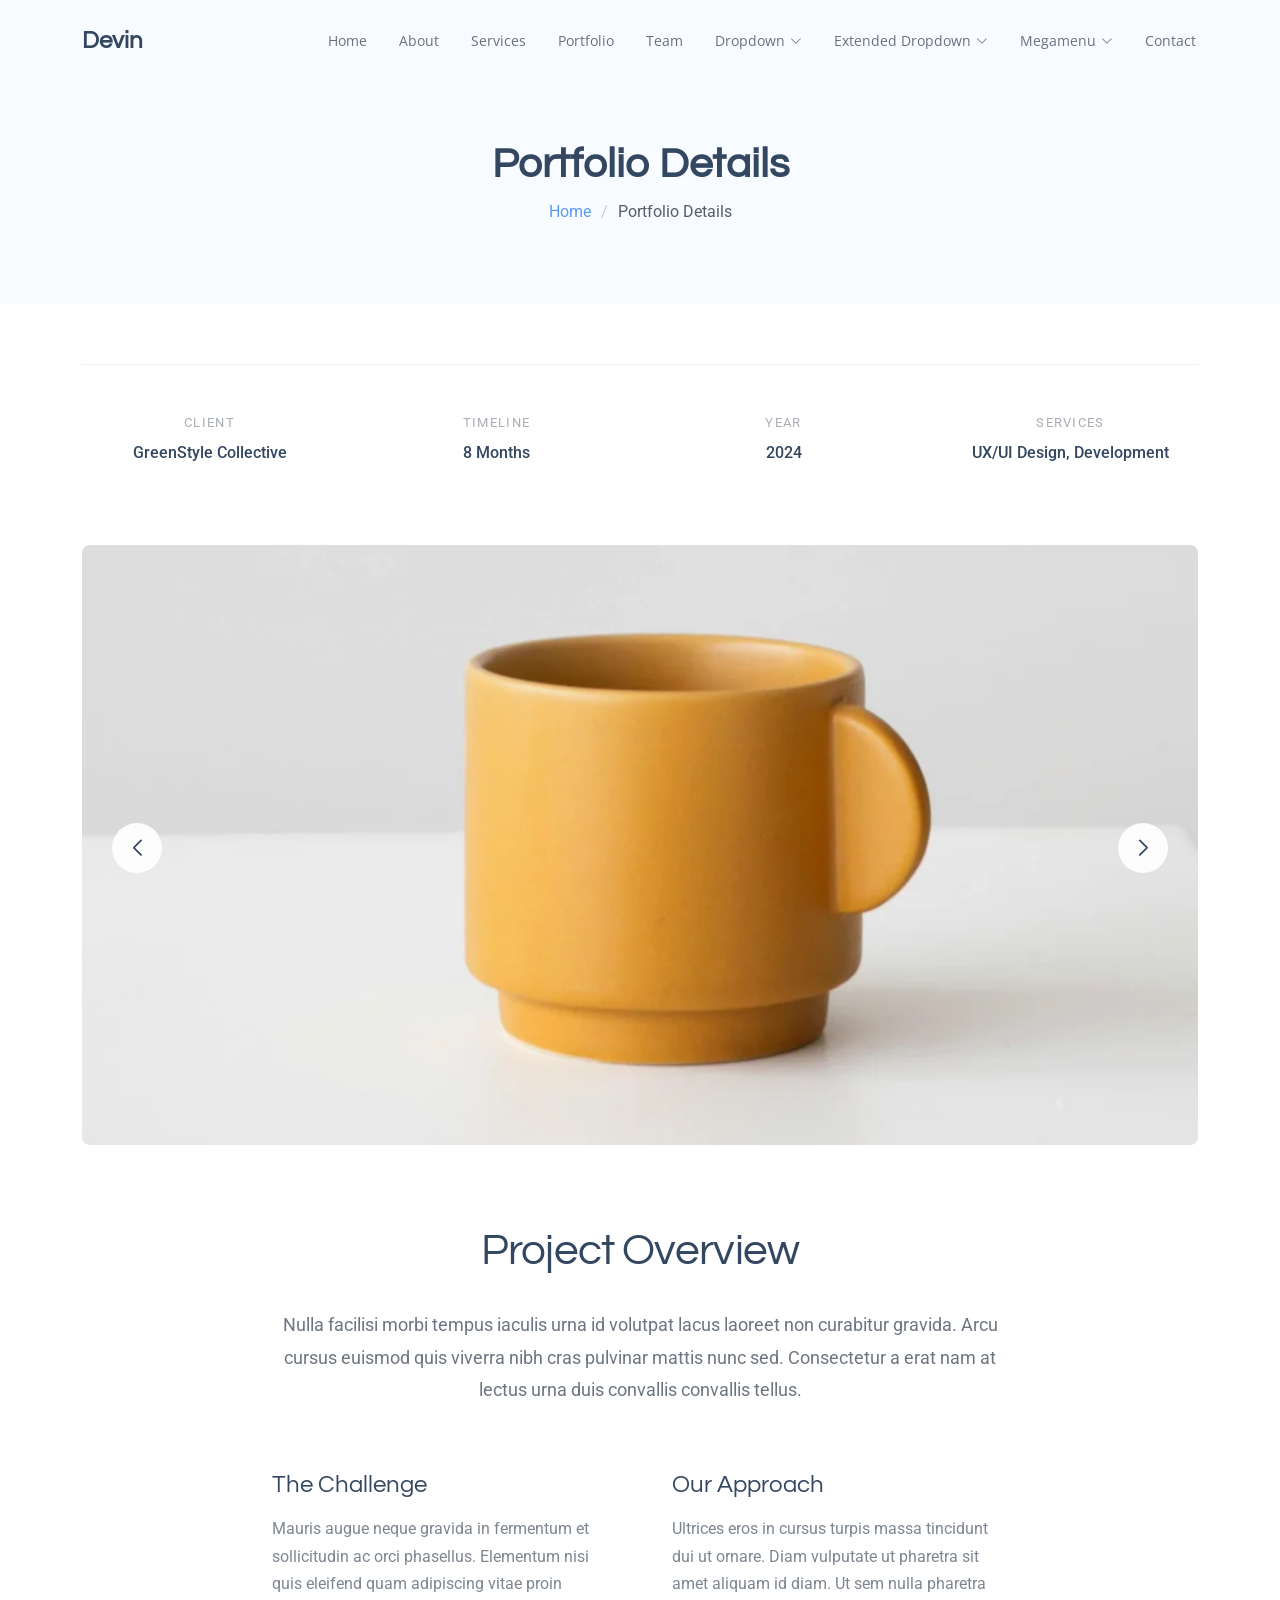
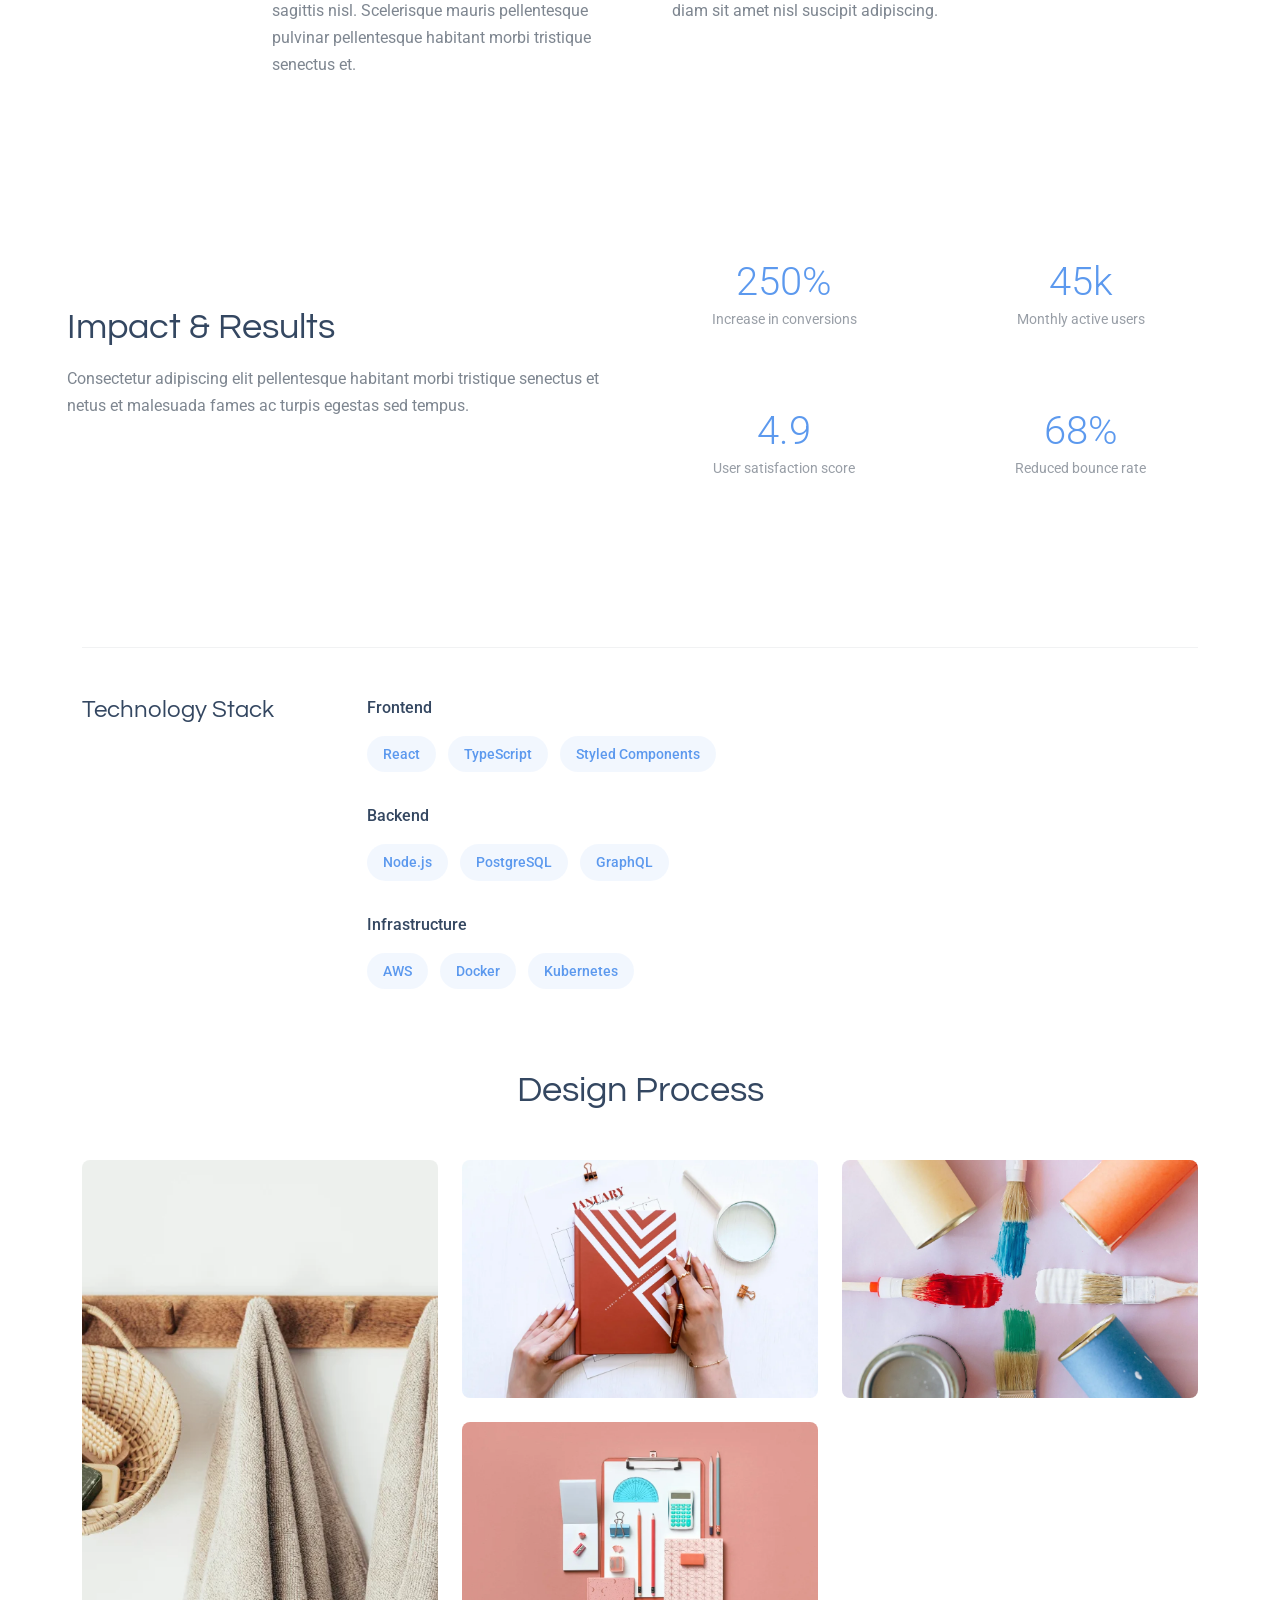
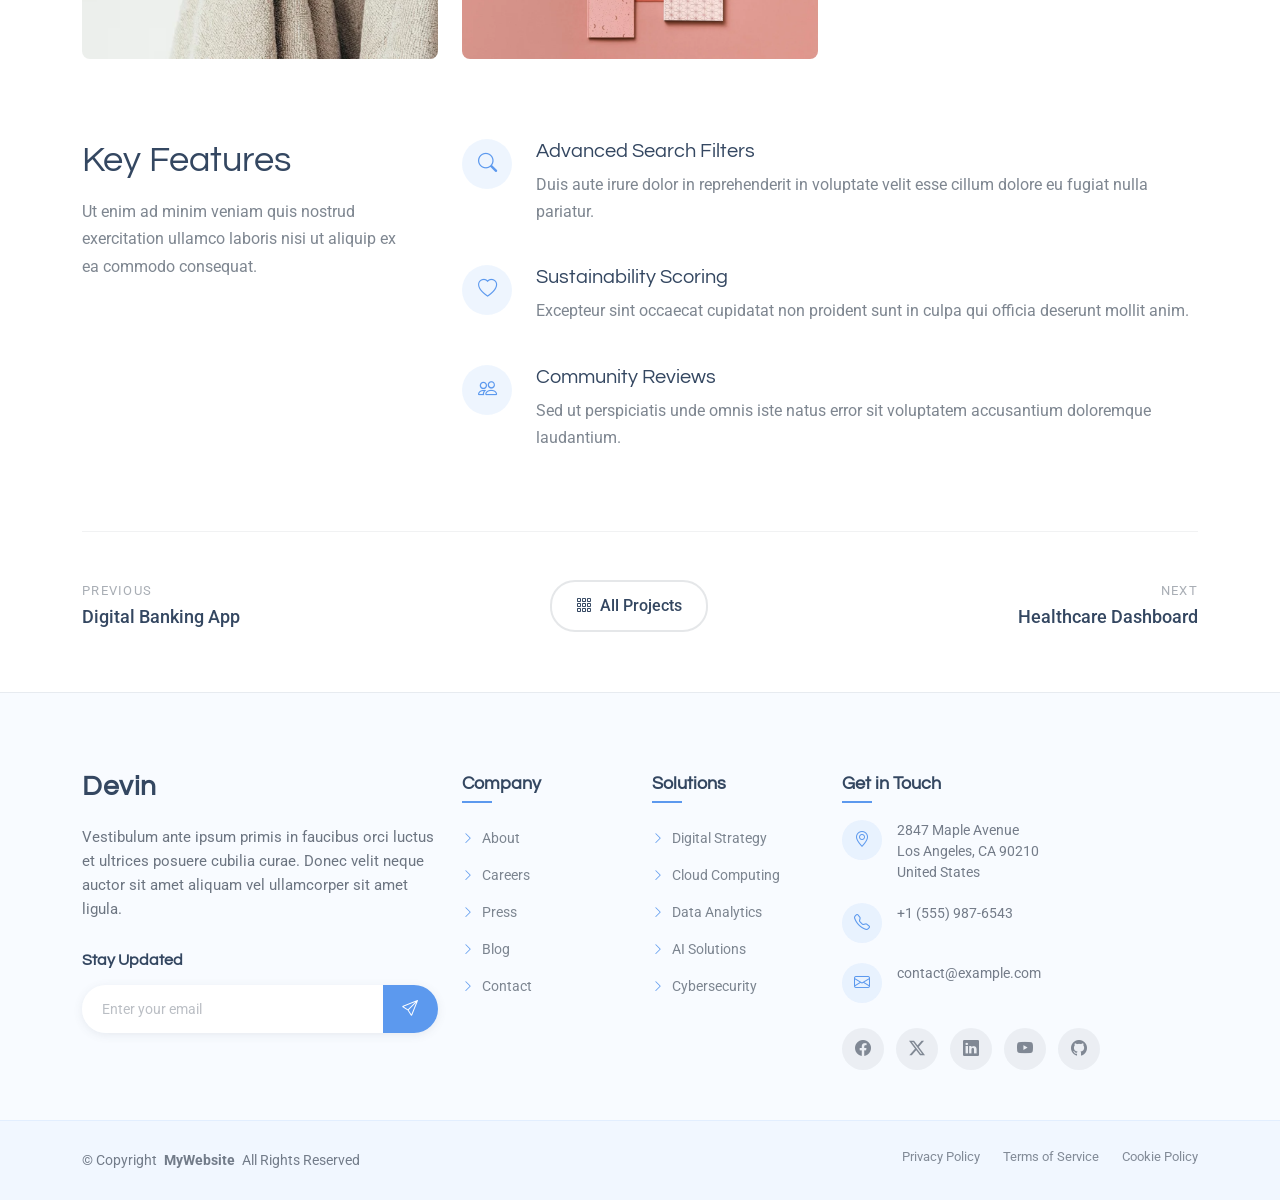
<file: portfolio-details.html>
<!DOCTYPE html>
<html lang="en">

<head>
  <meta charset="utf-8">
  <meta content="width=device-width, initial-scale=1.0" name="viewport">
  <title>Portfolio Details - Devin Bootstrap Template</title>
  <meta name="description" content="">
  <meta name="keywords" content="">

  <!-- Favicons -->
  <link href="assets/img/favicon.png" rel="icon">
  <link href="assets/img/apple-touch-icon.png" rel="apple-touch-icon">

  <!-- Fonts -->
  <link href="https://fonts.googleapis.com" rel="preconnect">
  <link href="https://fonts.gstatic.com" rel="preconnect" crossorigin>
  <link href="https://fonts.googleapis.com/css2?family=Roboto:ital,wght@0,100;0,300;0,400;0,500;0,700;0,900;1,100;1,300;1,400;1,500;1,700;1,900&family=Open+Sans:ital,wght@0,300;0,400;0,500;0,600;0,700;0,800;1,300;1,400;1,500;1,600;1,700;1,800&family=Questrial:wght@400&display=swap" rel="stylesheet">

  <!-- Vendor CSS Files -->
  <link href="assets/vendor/bootstrap/css/bootstrap.min.css" rel="stylesheet">
  <link href="assets/vendor/bootstrap-icons/bootstrap-icons.css" rel="stylesheet">
  <link href="assets/vendor/glightbox/css/glightbox.min.css" rel="stylesheet">
  <link href="assets/vendor/swiper/swiper-bundle.min.css" rel="stylesheet">

  <!-- Main CSS File -->
  <link href="assets/css/main.css" rel="stylesheet">


</head>

<body class="portfolio-details-page">

  <header id="header" class="header d-flex align-items-center fixed-top">
    <div class="container-fluid container-xl position-relative d-flex align-items-center justify-content-between">

      <a href="index.html" class="logo d-flex align-items-center">
        <!-- Uncomment the line below if you also wish to use an image logo -->
        <!-- <img src="assets/img/logo.webp" alt=""> -->
        <h1 class="sitename">Devin</h1>
      </a>

      <nav id="navmenu" class="navmenu">
        <ul>
          <li><a href="#hero">Home</a></li>
          <li><a href="#about">About</a></li>
          <li><a href="#services">Services</a></li>
          <li><a href="#portfolio">Portfolio</a></li>
          <li><a href="#team">Team</a></li>
          <li class="dropdown"><a href="#"><span>Dropdown</span> <i class="bi bi-chevron-down toggle-dropdown"></i></a>
            <ul>
              <li><a href="#">Dropdown 1</a></li>
              <li class="dropdown"><a href="#"><span>Deep Dropdown</span> <i class="bi bi-chevron-down toggle-dropdown"></i></a>
                <ul>
                  <li><a href="#">Deep Dropdown 1</a></li>
                  <li><a href="#">Deep Dropdown 2</a></li>
                  <li><a href="#">Deep Dropdown 3</a></li>
                  <li><a href="#">Deep Dropdown 4</a></li>
                  <li><a href="#">Deep Dropdown 5</a></li>
                </ul>
              </li>
              <li><a href="#">Dropdown 2</a></li>
              <li><a href="#">Dropdown 3</a></li>
              <li><a href="#">Dropdown 4</a></li>
            </ul>
          </li>

          <li class="dropdown extended-dropdown-2"><a href="#"><span>Extended Dropdown</span> <i class="bi bi-chevron-down toggle-dropdown"></i></a>
            <ul>
              <li>
                <a href="#">
                  <div class="menu-item-content">
                    <div class="menu-icon">
                      <i class="bi bi-speedometer2"></i>
                    </div>
                    <div class="menu-text">
                      <span class="menu-title">Analytics Dashboard</span>
                      <span class="menu-description">Track your performance metrics</span>
                    </div>
                  </div>
                  <div class="menu-badge">New</div>
                </a>
              </li>
              <li>
                <a href="#">
                  <div class="menu-item-content">
                    <div class="menu-icon">
                      <i class="bi bi-people"></i>
                    </div>
                    <div class="menu-text">
                      <span class="menu-title">Team Management</span>
                      <span class="menu-description">Manage your team members</span>
                    </div>
                  </div>
                </a>
              </li>
              <li>
                <a href="#">
                  <div class="menu-item-content">
                    <div class="menu-icon">
                      <i class="bi bi-graph-up"></i>
                    </div>
                    <div class="menu-text">
                      <span class="menu-title">Sales Reports</span>
                      <span class="menu-description">Review financial statistics</span>
                    </div>
                  </div>
                  <div class="menu-badge hot">Hot</div>
                </a>
              </li>
              <li>
                <a href="#">
                  <div class="menu-item-content">
                    <div class="menu-icon">
                      <i class="bi bi-shield-lock"></i>
                    </div>
                    <div class="menu-text">
                      <span class="menu-title">Security Center</span>
                      <span class="menu-description">Manage privacy settings</span>
                    </div>
                  </div>
                </a>
              </li>
              <li>
                <a href="#">
                  <div class="menu-item-content">
                    <div class="menu-icon">
                      <i class="bi bi-chat-dots"></i>
                    </div>
                    <div class="menu-text">
                      <span class="menu-title">Message Center</span>
                      <span class="menu-description">Check your notifications</span>
                    </div>
                  </div>
                  <div class="menu-badge updates">5</div>
                </a>
              </li>
            </ul>
          </li>

          <!-- Megamenu 2 -->
          <li class="megamenu-2"><a href="#"><span>Megamenu</span> <i class="bi bi-chevron-down toggle-dropdown"></i></a>

            <!-- Mobile Megamenu -->
            <ul class="mobile-megamenu">

              <li><a href="#">Product Analytics</a></li>
              <li><a href="#">Customer Insights</a></li>
              <li><a href="#">Market Research</a></li>

              <li class="dropdown"><a href="#"><span>Enterprise Software</span> <i class="bi bi-chevron-down toggle-dropdown"></i></a>
                <ul>
                  <li><a href="#">CRM Solutions</a></li>
                  <li><a href="#">ERP Systems</a></li>
                  <li><a href="#">Workflow Automation</a></li>
                  <li><a href="#">Document Management</a></li>
                  <li><a href="#">Business Intelligence</a></li>
                  <li><a href="#">Integration Platform</a></li>
                </ul>
              </li>

              <li class="dropdown"><a href="#"><span>Development Tools</span> <i class="bi bi-chevron-down toggle-dropdown"></i></a>
                <ul>
                  <li><a href="#">Code Editors</a></li>
                  <li><a href="#">Version Control</a></li>
                  <li><a href="#">Testing Frameworks</a></li>
                  <li><a href="#">Deployment Tools</a></li>
                  <li><a href="#">API Management</a></li>
                  <li><a href="#">Performance Monitoring</a></li>
                </ul>
              </li>

              <li class="dropdown"><a href="#"><span>Creative Suite</span> <i class="bi bi-chevron-down toggle-dropdown"></i></a>
                <ul>
                  <li><a href="#">Design Software</a></li>
                  <li><a href="#">Video Editing</a></li>
                  <li><a href="#">Audio Production</a></li>
                  <li><a href="#">Animation Tools</a></li>
                  <li><a href="#">Photo Editing</a></li>
                  <li><a href="#">3D Modeling</a></li>
                </ul>
              </li>

              <li class="dropdown"><a href="#"><span>Resources</span> <i class="bi bi-chevron-down toggle-dropdown"></i></a>
                <ul>
                  <li><a href="#">Documentation</a></li>
                  <li><a href="#">Tutorials</a></li>
                  <li><a href="#">Community</a></li>
                  <li><a href="#">Blog Posts</a></li>
                </ul>
              </li>

            </ul><!-- End Mobile Megamenu -->

            <!-- Desktop Megamenu -->
            <div class="desktop-megamenu">

              <div class="tab-navigation">
                <ul class="nav nav-tabs flex-column" id="7525-megamenu-tabs" role="tablist">
                  <li class="nav-item" role="presentation">
                    <button class="nav-link active" id="7525-tab-1-tab" data-bs-toggle="tab" data-bs-target="#7525-tab-1" type="button" role="tab" aria-controls="7525-tab-1" aria-selected="true">
                      <i class="bi bi-building-gear"></i>
                      <span>Enterprise Software</span>
                    </button>
                  </li>
                  <li class="nav-item" role="presentation">
                    <button class="nav-link" id="7525-tab-2-tab" data-bs-toggle="tab" data-bs-target="#7525-tab-2" type="button" role="tab" aria-controls="7525-tab-2" aria-selected="false">
                      <i class="bi bi-code-slash"></i>
                      <span>Development Tools</span>
                    </button>
                  </li>
                  <li class="nav-item" role="presentation">
                    <button class="nav-link" id="7525-tab-3-tab" data-bs-toggle="tab" data-bs-target="#7525-tab-3" type="button" role="tab" aria-controls="7525-tab-3" aria-selected="false">
                      <i class="bi bi-palette"></i>
                      <span>Creative Suite</span>
                    </button>
                  </li>
                  <li class="nav-item" role="presentation">
                    <button class="nav-link" id="7525-tab-4-tab" data-bs-toggle="tab" data-bs-target="#7525-tab-4" type="button" role="tab" aria-controls="7525-tab-4" aria-selected="false">
                      <i class="bi bi-journal-text"></i>
                      <span>Resources</span>
                    </button>
                  </li>
                </ul>
              </div>

              <div class="tab-content">

                <!-- Enterprise Software Tab -->
                <div class="tab-pane fade show active" id="7525-tab-1" role="tabpanel" aria-labelledby="7525-tab-1-tab">
                  <div class="content-grid">
                    <div class="product-section">
                      <h4>Core Solutions</h4>
                      <div class="product-list">
                        <a href="#" class="product-link">
                          <i class="bi bi-people"></i>
                          <div>
                            <span>CRM Solutions</span>
                            <small>Manage customer relationships effectively</small>
                          </div>
                        </a>
                        <a href="#" class="product-link">
                          <i class="bi bi-diagram-3"></i>
                          <div>
                            <span>ERP Systems</span>
                            <small>Integrate all business processes</small>
                          </div>
                        </a>
                        <a href="#" class="product-link">
                          <i class="bi bi-gear-wide"></i>
                          <div>
                            <span>Workflow Automation</span>
                            <small>Streamline repetitive tasks</small>
                          </div>
                        </a>
                      </div>
                    </div>

                    <div class="product-section">
                      <h4>Data &amp; Analytics</h4>
                      <div class="product-list">
                        <a href="#" class="product-link">
                          <i class="bi bi-file-earmark-text"></i>
                          <div>
                            <span>Document Management</span>
                            <small>Organize and secure documents</small>
                          </div>
                        </a>
                        <a href="#" class="product-link">
                          <i class="bi bi-bar-chart"></i>
                          <div>
                            <span>Business Intelligence</span>
                            <small>Make data-driven decisions</small>
                          </div>
                        </a>
                        <a href="#" class="product-link">
                          <i class="bi bi-share"></i>
                          <div>
                            <span>Integration Platform</span>
                            <small>Connect all your systems</small>
                          </div>
                        </a>
                      </div>
                    </div>
                  </div>

                  <div class="featured-banner">
                    <div class="banner-content">
                      <img src="assets/img/misc/misc-7.webp" alt="Enterprise Solutions" class="banner-image">
                      <div class="banner-info">
                        <h5>Enterprise Package</h5>
                        <p>Comprehensive business management solution with advanced features and 24/7 support.</p>
                        <a href="#" class="cta-btn">Get Started <i class="bi bi-arrow-right"></i></a>
                      </div>
                    </div>
                  </div>
                </div>

                <!-- Development Tools Tab -->
                <div class="tab-pane fade" id="7525-tab-2" role="tabpanel" aria-labelledby="7525-tab-2-tab">
                  <div class="content-grid">
                    <div class="product-section">
                      <h4>Code &amp; Build</h4>
                      <div class="product-list">
                        <a href="#" class="product-link">
                          <i class="bi bi-code-square"></i>
                          <div>
                            <span>Code Editors</span>
                            <small>Advanced development environment</small>
                          </div>
                        </a>
                        <a href="#" class="product-link">
                          <i class="bi bi-git"></i>
                          <div>
                            <span>Version Control</span>
                            <small>Track changes and collaborate</small>
                          </div>
                        </a>
                        <a href="#" class="product-link">
                          <i class="bi bi-check2-square"></i>
                          <div>
                            <span>Testing Frameworks</span>
                            <small>Ensure code quality</small>
                          </div>
                        </a>
                      </div>
                    </div>

                    <div class="product-section">
                      <h4>Deploy &amp; Monitor</h4>
                      <div class="product-list">
                        <a href="#" class="product-link">
                          <i class="bi bi-cloud-upload"></i>
                          <div>
                            <span>Deployment Tools</span>
                            <small>Seamless application deployment</small>
                          </div>
                        </a>
                        <a href="#" class="product-link">
                          <i class="bi bi-api"></i>
                          <div>
                            <span>API Management</span>
                            <small>Design and manage APIs</small>
                          </div>
                        </a>
                        <a href="#" class="product-link">
                          <i class="bi bi-speedometer2"></i>
                          <div>
                            <span>Performance Monitoring</span>
                            <small>Track application performance</small>
                          </div>
                        </a>
                      </div>
                    </div>
                  </div>

                  <div class="featured-banner">
                    <div class="banner-content">
                      <img src="assets/img/misc/misc-12.webp" alt="Development Tools" class="banner-image">
                      <div class="banner-info">
                        <h5>Developer Suite</h5>
                        <p>Complete toolkit for modern development teams with integrated CI/CD pipelines.</p>
                        <a href="#" class="cta-btn">Explore Tools <i class="bi bi-arrow-right"></i></a>
                      </div>
                    </div>
                  </div>
                </div>

                <!-- Creative Suite Tab -->
                <div class="tab-pane fade" id="7525-tab-3" role="tabpanel" aria-labelledby="7525-tab-3-tab">
                  <div class="content-grid">
                    <div class="product-section">
                      <h4>Design &amp; Visual</h4>
                      <div class="product-list">
                        <a href="#" class="product-link">
                          <i class="bi bi-brush"></i>
                          <div>
                            <span>Design Software</span>
                            <small>Professional graphic design tools</small>
                          </div>
                        </a>
                        <a href="#" class="product-link">
                          <i class="bi bi-camera-video"></i>
                          <div>
                            <span>Video Editing</span>
                            <small>Professional video production</small>
                          </div>
                        </a>
                        <a href="#" class="product-link">
                          <i class="bi bi-image"></i>
                          <div>
                            <span>Photo Editing</span>
                            <small>Advanced image manipulation</small>
                          </div>
                        </a>
                      </div>
                    </div>

                    <div class="product-section">
                      <h4>Media Production</h4>
                      <div class="product-list">
                        <a href="#" class="product-link">
                          <i class="bi bi-music-note"></i>
                          <div>
                            <span>Audio Production</span>
                            <small>Professional audio editing</small>
                          </div>
                        </a>
                        <a href="#" class="product-link">
                          <i class="bi bi-play-circle"></i>
                          <div>
                            <span>Animation Tools</span>
                            <small>Create stunning animations</small>
                          </div>
                        </a>
                        <a href="#" class="product-link">
                          <i class="bi bi-box"></i>
                          <div>
                            <span>3D Modeling</span>
                            <small>Advanced 3D design software</small>
                          </div>
                        </a>
                      </div>
                    </div>
                  </div>

                  <div class="featured-banner">
                    <div class="banner-content">
                      <img src="assets/img/misc/misc-5.webp" alt="Creative Suite" class="banner-image">
                      <div class="banner-info">
                        <h5>Creative Pro</h5>
                        <p>Everything you need for creative projects, from concept to final production.</p>
                        <a href="#" class="cta-btn">Start Creating <i class="bi bi-arrow-right"></i></a>
                      </div>
                    </div>
                  </div>
                </div>

                <!-- Resources Tab -->
                <div class="tab-pane fade" id="7525-tab-4" role="tabpanel" aria-labelledby="7525-tab-4-tab">
                  <div class="resources-layout">
                    <div class="resource-categories">
                      <div class="resource-category">
                        <i class="bi bi-book"></i>
                        <h5>Documentation</h5>
                        <p>Comprehensive guides and API references for all our products and services.</p>
                        <a href="#" class="resource-link">Browse Docs <i class="bi bi-arrow-right"></i></a>
                      </div>
                      <div class="resource-category">
                        <i class="bi bi-play-circle"></i>
                        <h5>Video Tutorials</h5>
                        <p>Step-by-step video guides to help you get the most out of our solutions.</p>
                        <a href="#" class="resource-link">Watch Tutorials <i class="bi bi-arrow-right"></i></a>
                      </div>
                      <div class="resource-category">
                        <i class="bi bi-chat-square-dots"></i>
                        <h5>Community Forum</h5>
                        <p>Connect with other users, share tips, and get answers to your questions.</p>
                        <a href="#" class="resource-link">Join Community <i class="bi bi-arrow-right"></i></a>
                      </div>
                      <div class="resource-category">
                        <i class="bi bi-newspaper"></i>
                        <h5>Blog &amp; Articles</h5>
                        <p>Latest insights, best practices, and industry trends from our experts.</p>
                        <a href="#" class="resource-link">Read Blog <i class="bi bi-arrow-right"></i></a>
                      </div>
                    </div>
                  </div>
                </div>

              </div>

            </div><!-- End Desktop Megamenu -->

          </li><!-- End Mega Menu 2 -->

          <li><a href="#contact">Contact</a></li>

        </ul>
        <i class="mobile-nav-toggle d-xl-none bi bi-list"></i>
      </nav>

    </div>
  </header>

  <main class="main">

    <!-- Page Title -->
    <div class="page-title light-background">
      <div class="container">
        <h1>Portfolio Details</h1>
        <nav class="breadcrumbs">
          <ol>
            <li><a href="index.html">Home</a></li>
            <li class="current">Portfolio Details</li>
          </ol>
        </nav>
      </div>
    </div><!-- End Page Title -->

    <!-- Portfolio Details Section -->
    <section id="portfolio-details" class="portfolio-details section">

      <div class="container">

        <div class="project-hero">
          <div class="project-meta-grid">
            <div class="meta-column">
              <div class="meta-label">Client</div>
              <div class="meta-value">GreenStyle Collective</div>
            </div>
            <div class="meta-column">
              <div class="meta-label">Timeline</div>
              <div class="meta-value">8 Months</div>
            </div>
            <div class="meta-column">
              <div class="meta-label">Year</div>
              <div class="meta-value">2024</div>
            </div>
            <div class="meta-column">
              <div class="meta-label">Services</div>
              <div class="meta-value">UX/UI Design, Development</div>
            </div>
          </div>
        </div>

        <div class="visual-showcase">
          <div class="main-visual">
            <div class="portfolio-details-slider swiper init-swiper">
              <script type="application/json" class="swiper-config">
                {
                  "loop": true,
                  "speed": 600,
                  "autoplay": {
                    "delay": 4000
                  },
                  "effect": "creative",
                  "creativeEffect": {
                    "prev": {
                      "shadow": false,
                      "translate": ["-120%", 0, -500]
                    },
                    "next": {
                      "shadow": false,
                      "translate": ["120%", 0, -500]
                    }
                  },
                  "slidesPerView": 1,
                  "navigation": {
                    "nextEl": ".swiper-button-next",
                    "prevEl": ".swiper-button-prev"
                  }
                }
              </script>
              <div class="swiper-wrapper">
                <div class="swiper-slide">
                  <img src="assets/img/portfolio/portfolio-5.webp" alt="Project showcase" class="img-fluid" loading="lazy">
                </div>
                <div class="swiper-slide">
                  <img src="assets/img/portfolio/portfolio-7.webp" alt="Project showcase" class="img-fluid" loading="lazy">
                </div>
                <div class="swiper-slide">
                  <img src="assets/img/portfolio/portfolio-8.webp" alt="Project showcase" class="img-fluid" loading="lazy">
                </div>
              </div>
              <div class="swiper-button-next"></div>
              <div class="swiper-button-prev"></div>
            </div>
          </div>
        </div>

        <div class="content-section">
          <div class="row">
            <div class="col-lg-8 offset-lg-2">
              <div class="project-overview">
                <h2>Project Overview</h2>
                <p class="overview-text">Nulla facilisi morbi tempus iaculis urna id volutpat lacus laoreet non curabitur gravida. Arcu cursus euismod quis viverra nibh cras pulvinar mattis nunc sed. Consectetur a erat nam at lectus urna duis convallis convallis tellus.</p>

                <div class="challenge-solution">
                  <div class="challenge-block">
                    <h3>The Challenge</h3>
                    <p>Mauris augue neque gravida in fermentum et sollicitudin ac orci phasellus. Elementum nisi quis eleifend quam adipiscing vitae proin sagittis nisl. Scelerisque mauris pellentesque pulvinar pellentesque habitant morbi tristique senectus et.</p>
                  </div>

                  <div class="solution-block">
                    <h3>Our Approach</h3>
                    <p>Ultrices eros in cursus turpis massa tincidunt dui ut ornare. Diam vulputate ut pharetra sit amet aliquam id diam. Ut sem nulla pharetra diam sit amet nisl suscipit adipiscing.</p>
                  </div>
                </div>
              </div>
            </div>
          </div>
        </div>

        <div class="metrics-showcase">
          <div class="row align-items-center">
            <div class="col-lg-6">
              <div class="metrics-content">
                <h3>Impact &amp; Results</h3>
                <p>Consectetur adipiscing elit pellentesque habitant morbi tristique senectus et netus et malesuada fames ac turpis egestas sed tempus.</p>
              </div>
            </div>
            <div class="col-lg-6">
              <div class="metrics-grid">
                <div class="metric-item">
                  <div class="metric-number">250%</div>
                  <div class="metric-label">Increase in conversions</div>
                </div>
                <div class="metric-item">
                  <div class="metric-number">45k</div>
                  <div class="metric-label">Monthly active users</div>
                </div>
                <div class="metric-item">
                  <div class="metric-number">4.9</div>
                  <div class="metric-label">User satisfaction score</div>
                </div>
                <div class="metric-item">
                  <div class="metric-number">68%</div>
                  <div class="metric-label">Reduced bounce rate</div>
                </div>
              </div>
            </div>
          </div>
        </div>

        <div class="technology-stack">
          <div class="row">
            <div class="col-lg-3">
              <h3>Technology Stack</h3>
            </div>
            <div class="col-lg-9">
              <div class="tech-categories">
                <div class="tech-category">
                  <div class="category-title">Frontend</div>
                  <div class="tech-list">
                    <span class="tech-item">React</span>
                    <span class="tech-item">TypeScript</span>
                    <span class="tech-item">Styled Components</span>
                  </div>
                </div>
                <div class="tech-category">
                  <div class="category-title">Backend</div>
                  <div class="tech-list">
                    <span class="tech-item">Node.js</span>
                    <span class="tech-item">PostgreSQL</span>
                    <span class="tech-item">GraphQL</span>
                  </div>
                </div>
                <div class="tech-category">
                  <div class="category-title">Infrastructure</div>
                  <div class="tech-list">
                    <span class="tech-item">AWS</span>
                    <span class="tech-item">Docker</span>
                    <span class="tech-item">Kubernetes</span>
                  </div>
                </div>
              </div>
            </div>
          </div>
        </div>

        <div class="process-gallery">
          <h3>Design Process</h3>
          <div class="gallery-masonry">
            <div class="gallery-item large">
              <img src="assets/img/portfolio/portfolio-11.webp" alt="Design process" class="img-fluid glightbox" loading="lazy">
              <div class="gallery-caption">User Research &amp; Personas</div>
            </div>
            <div class="gallery-item">
              <img src="assets/img/portfolio/portfolio-12.webp" alt="Design process" class="img-fluid glightbox" loading="lazy">
              <div class="gallery-caption">Wireframes</div>
            </div>
            <div class="gallery-item">
              <img src="assets/img/portfolio/portfolio-3.webp" alt="Design process" class="img-fluid glightbox" loading="lazy">
              <div class="gallery-caption">Prototypes</div>
            </div>
            <div class="gallery-item">
              <img src="assets/img/portfolio/portfolio-4.webp" alt="Design process" class="img-fluid glightbox" loading="lazy">
              <div class="gallery-caption">Final Design</div>
            </div>
          </div>
        </div>

        <div class="key-features-section">
          <div class="row">
            <div class="col-lg-4">
              <div class="features-intro">
                <h3>Key Features</h3>
                <p>Ut enim ad minim veniam quis nostrud exercitation ullamco laboris nisi ut aliquip ex ea commodo consequat.</p>
              </div>
            </div>
            <div class="col-lg-8">
              <div class="features-list">
                <div class="feature-row">
                  <div class="feature-icon">
                    <i class="bi bi-search"></i>
                  </div>
                  <div class="feature-content">
                    <h4>Advanced Search Filters</h4>
                    <p>Duis aute irure dolor in reprehenderit in voluptate velit esse cillum dolore eu fugiat nulla pariatur.</p>
                  </div>
                </div>
                <div class="feature-row">
                  <div class="feature-icon">
                    <i class="bi bi-heart"></i>
                  </div>
                  <div class="feature-content">
                    <h4>Sustainability Scoring</h4>
                    <p>Excepteur sint occaecat cupidatat non proident sunt in culpa qui officia deserunt mollit anim.</p>
                  </div>
                </div>
                <div class="feature-row">
                  <div class="feature-icon">
                    <i class="bi bi-people"></i>
                  </div>
                  <div class="feature-content">
                    <h4>Community Reviews</h4>
                    <p>Sed ut perspiciatis unde omnis iste natus error sit voluptatem accusantium doloremque laudantium.</p>
                  </div>
                </div>
              </div>
            </div>
          </div>
        </div>

        <div class="project-footer">
          <div class="footer-navigation">
            <a href="#" class="nav-link prev-project">
              <span class="nav-direction">Previous</span>
              <span class="nav-title">Digital Banking App</span>
            </a>
            <a href="#" class="nav-link all-projects">
              <i class="bi bi-grid-3x3-gap"></i>
              <span>All Projects</span>
            </a>
            <a href="#" class="nav-link next-project">
              <span class="nav-direction">Next</span>
              <span class="nav-title">Healthcare Dashboard</span>
            </a>
          </div>
        </div>

      </div>

    </section><!-- /Portfolio Details Section -->

  </main>

  <footer id="footer" class="footer position-relative light-background">

    <div class="container">
      <div class="row gy-5">

        <div class="col-lg-4">
          <div class="footer-content">
            <a href="index.html" class="logo d-flex align-items-center mb-4">
              <span class="sitename">Devin</span>
            </a>
            <p class="mb-4">Vestibulum ante ipsum primis in faucibus orci luctus et ultrices posuere cubilia curae. Donec velit neque auctor sit amet aliquam vel ullamcorper sit amet ligula.</p>

            <div class="newsletter-form">
              <h5>Stay Updated</h5>
              <form action="forms/newsletter.php" method="post" class="php-email-form">
                <div class="input-group">
                  <input type="email" name="email" class="form-control" placeholder="Enter your email" required="">
                  <button type="submit" class="btn-subscribe">
                    <i class="bi bi-send"></i>
                  </button>
                </div>
                <div class="loading">Loading</div>
                <div class="error-message"></div>
                <div class="sent-message">Thank you for subscribing!</div>
              </form>
            </div>
          </div>
        </div>

        <div class="col-lg-2 col-6">
          <div class="footer-links">
            <h4>Company</h4>
            <ul>
              <li><a href="#"><i class="bi bi-chevron-right"></i> About</a></li>
              <li><a href="#"><i class="bi bi-chevron-right"></i> Careers</a></li>
              <li><a href="#"><i class="bi bi-chevron-right"></i> Press</a></li>
              <li><a href="#"><i class="bi bi-chevron-right"></i> Blog</a></li>
              <li><a href="#"><i class="bi bi-chevron-right"></i> Contact</a></li>
            </ul>
          </div>
        </div>

        <div class="col-lg-2 col-6">
          <div class="footer-links">
            <h4>Solutions</h4>
            <ul>
              <li><a href="#"><i class="bi bi-chevron-right"></i> Digital Strategy</a></li>
              <li><a href="#"><i class="bi bi-chevron-right"></i> Cloud Computing</a></li>
              <li><a href="#"><i class="bi bi-chevron-right"></i> Data Analytics</a></li>
              <li><a href="#"><i class="bi bi-chevron-right"></i> AI Solutions</a></li>
              <li><a href="#"><i class="bi bi-chevron-right"></i> Cybersecurity</a></li>
            </ul>
          </div>
        </div>

        <div class="col-lg-4">
          <div class="footer-contact">
            <h4>Get in Touch</h4>
            <div class="contact-item">
              <div class="contact-icon">
                <i class="bi bi-geo-alt"></i>
              </div>
              <div class="contact-info">
                <p>2847 Maple Avenue<br>Los Angeles, CA 90210<br>United States</p>
              </div>
            </div>

            <div class="contact-item">
              <div class="contact-icon">
                <i class="bi bi-telephone"></i>
              </div>
              <div class="contact-info">
                <p>+1 (555) 987-6543</p>
              </div>
            </div>

            <div class="contact-item">
              <div class="contact-icon">
                <i class="bi bi-envelope"></i>
              </div>
              <div class="contact-info">
                <p>contact@example.com</p>
              </div>
            </div>

            <div class="social-links">
              <a href="#"><i class="bi bi-facebook"></i></a>
              <a href="#"><i class="bi bi-twitter-x"></i></a>
              <a href="#"><i class="bi bi-linkedin"></i></a>
              <a href="#"><i class="bi bi-youtube"></i></a>
              <a href="#"><i class="bi bi-github"></i></a>
            </div>
          </div>
        </div>

      </div>
    </div>

    <div class="footer-bottom">
      <div class="container">
        <div class="row align-items-center">
          <div class="col-lg-6">
            <div class="copyright">
              <p>© <span>Copyright</span> <strong class="px-1 sitename">MyWebsite</strong> <span>All Rights Reserved</span></p>
            </div>
          </div>
          <div class="col-lg-6">
            <div class="footer-bottom-links">
              <a href="#">Privacy Policy</a>
              <a href="#">Terms of Service</a>
              <a href="#">Cookie Policy</a>
            </div>
            <div class="credits">

            </div>
          </div>
        </div>
      </div>
    </div>

  </footer>

  <!-- Scroll Top -->
  <a href="#" id="scroll-top" class="scroll-top d-flex align-items-center justify-content-center"><i class="bi bi-arrow-up-short"></i></a>

  <!-- Preloader -->
  <div id="preloader"></div>

  <!-- Vendor JS Files -->
  <script src="assets/vendor/bootstrap/js/bootstrap.bundle.min.js"></script>
  <script src="assets/vendor/php-email-form/validate.js"></script>
  <script src="assets/vendor/glightbox/js/glightbox.min.js"></script>
  <script src="assets/vendor/swiper/swiper-bundle.min.js"></script>
  <script src="assets/vendor/purecounter/purecounter_vanilla.js"></script>
  <script src="assets/vendor/imagesloaded/imagesloaded.pkgd.min.js"></script>
  <script src="assets/vendor/isotope-layout/isotope.pkgd.min.js"></script>

  <!-- Main JS File -->
  <script src="assets/js/main.js"></script>

</body>

</html>
</file>
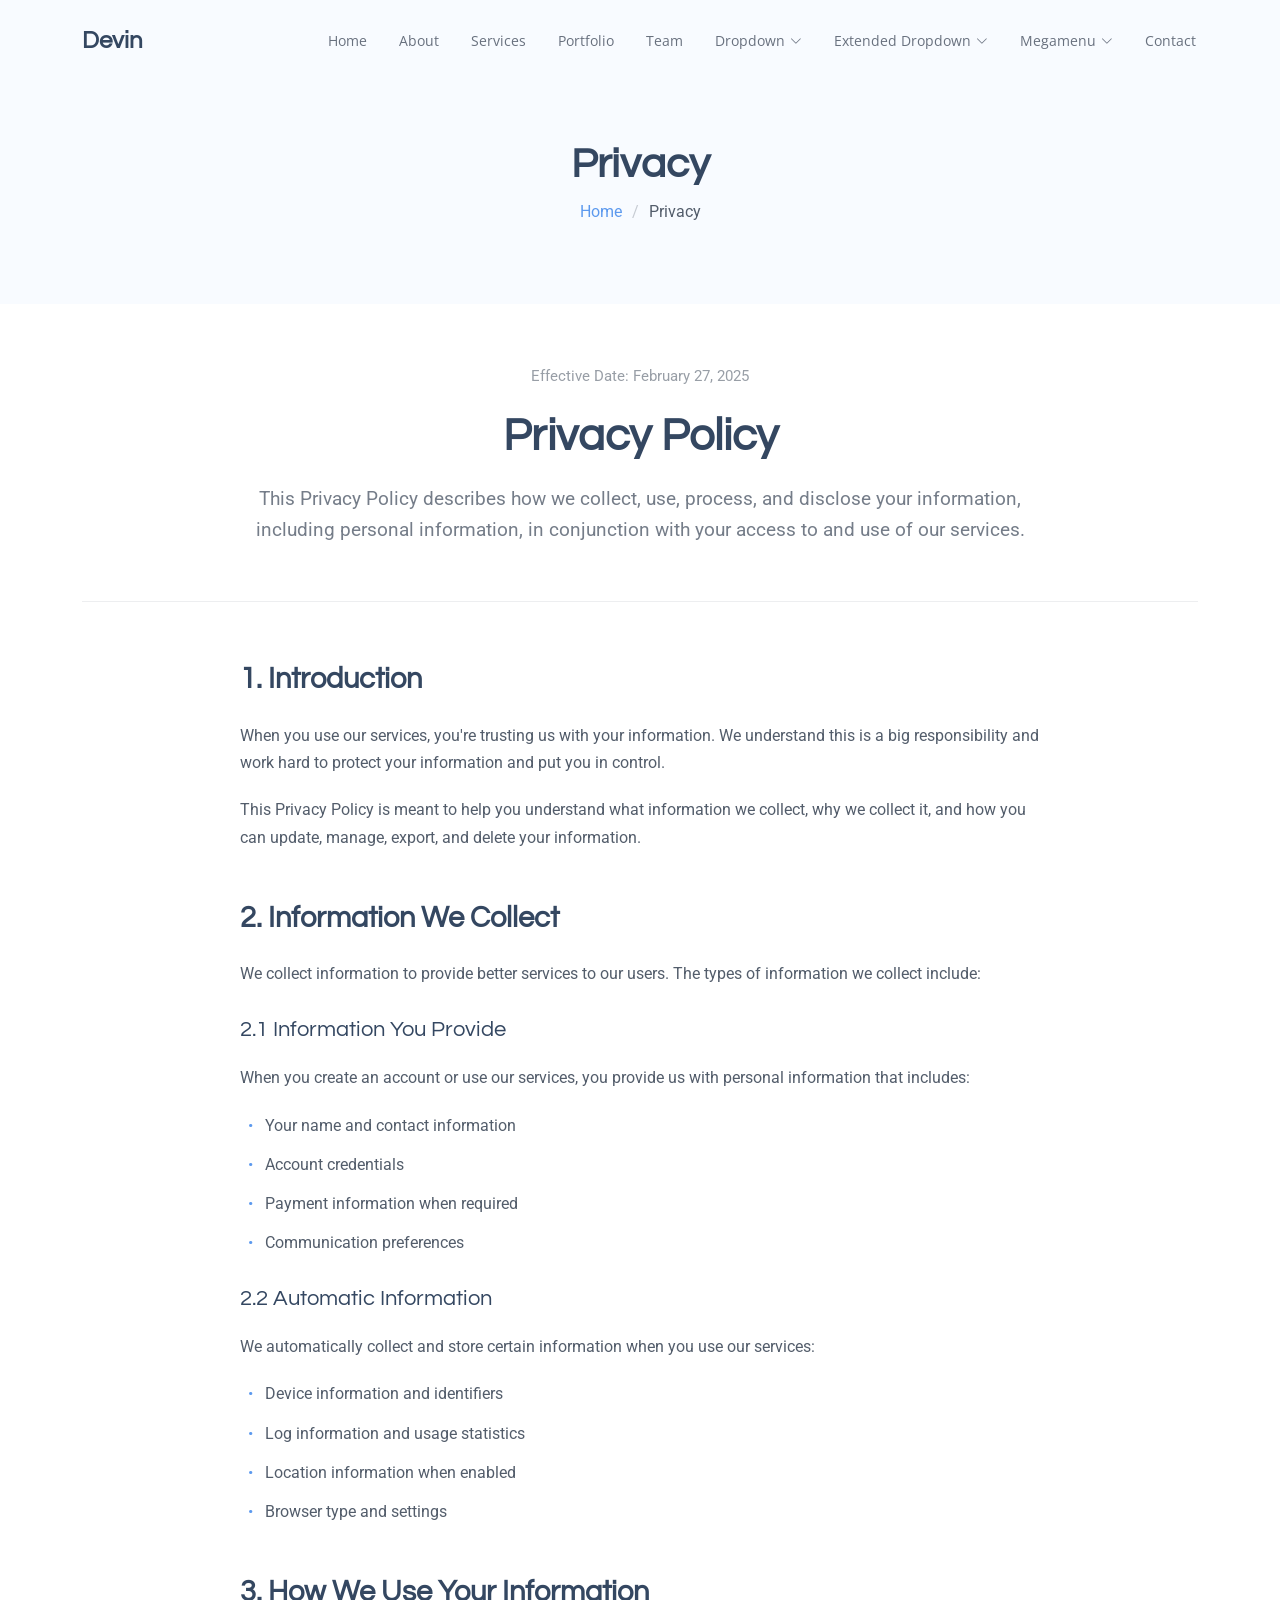
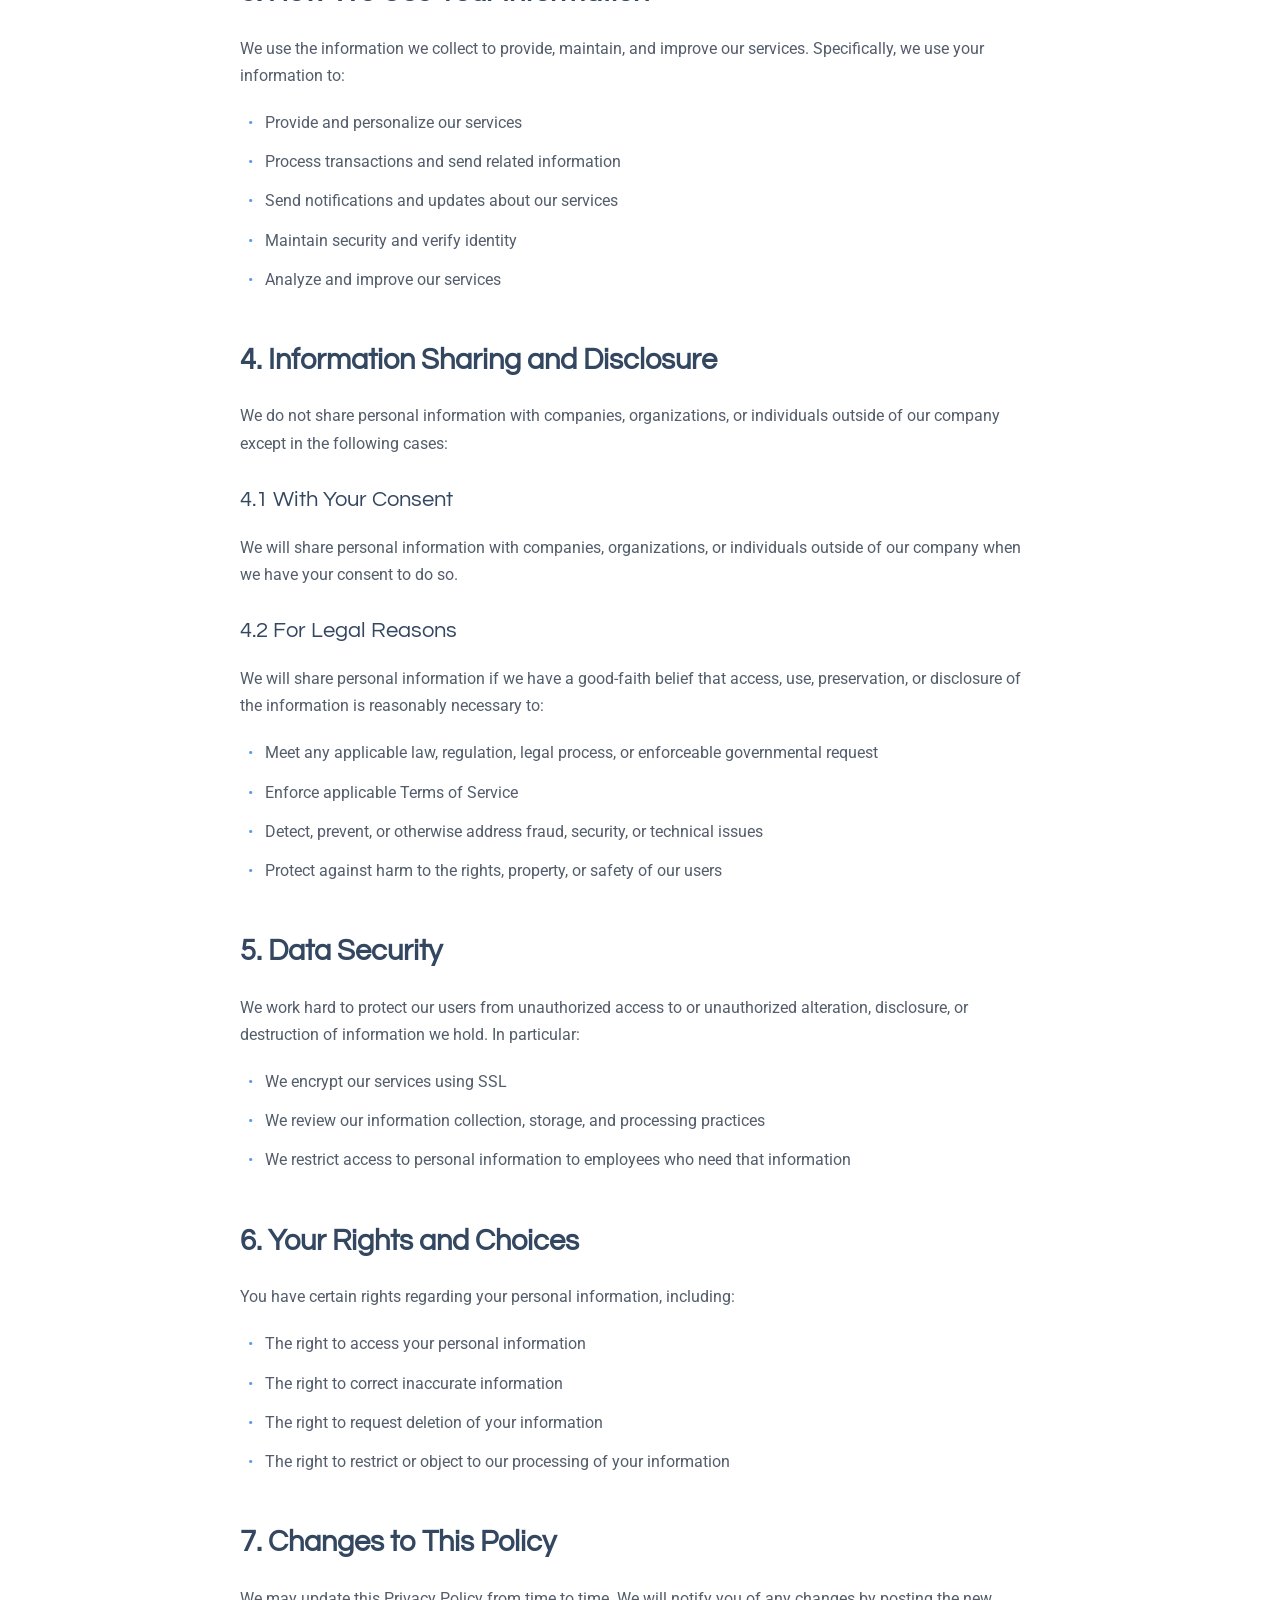
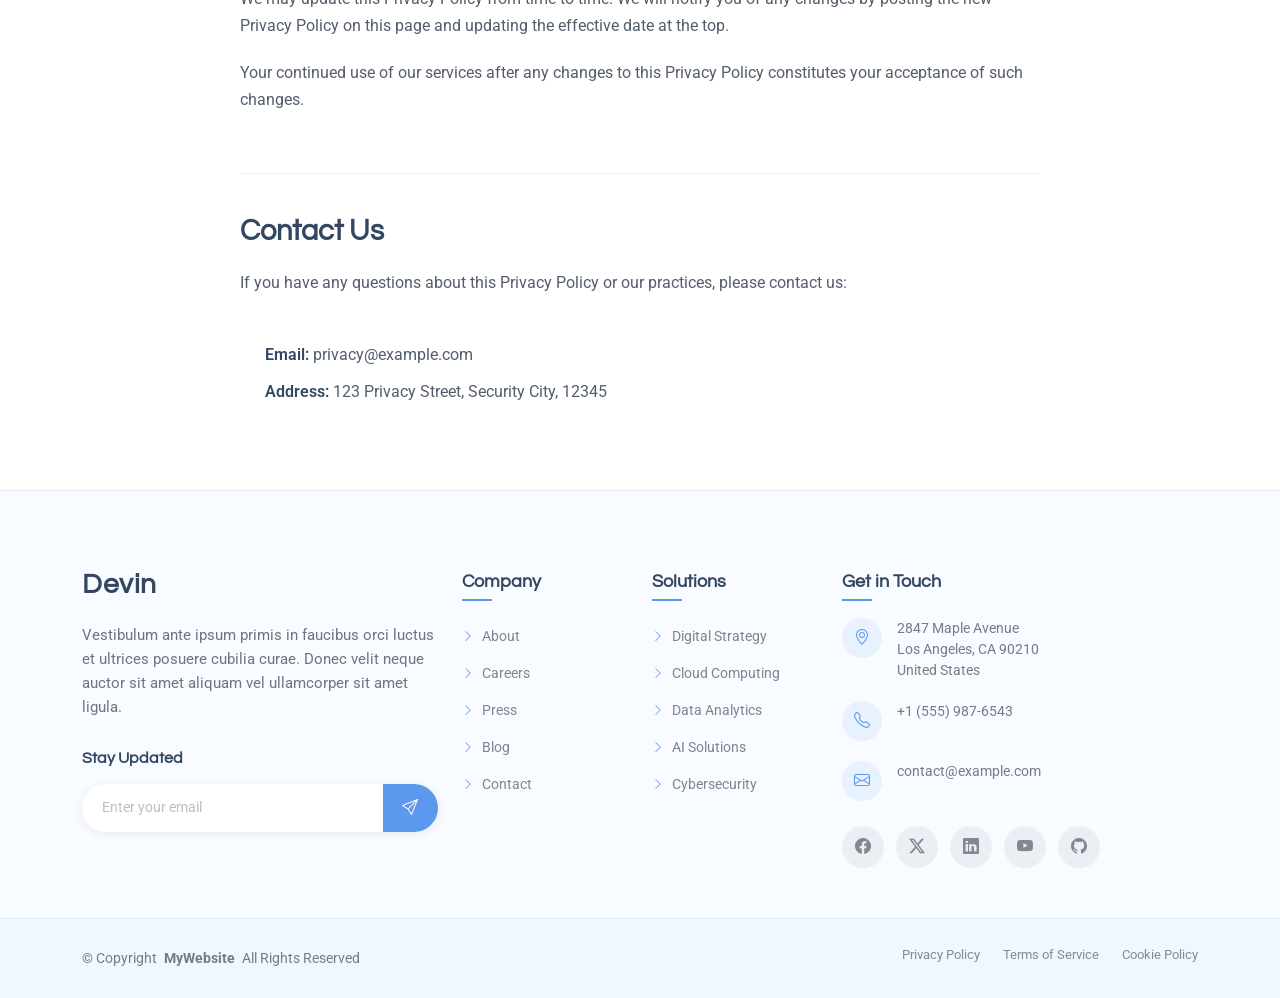
<file: privacy.html>
<!DOCTYPE html>
<html lang="en">

<head>
  <meta charset="utf-8">
  <meta content="width=device-width, initial-scale=1.0" name="viewport">
  <title>Privacy - Devin Bootstrap Template</title>
  <meta name="description" content="">
  <meta name="keywords" content="">

  <!-- Favicons -->
  <link href="assets/img/favicon.png" rel="icon">
  <link href="assets/img/apple-touch-icon.png" rel="apple-touch-icon">

  <!-- Fonts -->
  <link href="https://fonts.googleapis.com" rel="preconnect">
  <link href="https://fonts.gstatic.com" rel="preconnect" crossorigin>
  <link href="https://fonts.googleapis.com/css2?family=Roboto:ital,wght@0,100;0,300;0,400;0,500;0,700;0,900;1,100;1,300;1,400;1,500;1,700;1,900&family=Open+Sans:ital,wght@0,300;0,400;0,500;0,600;0,700;0,800;1,300;1,400;1,500;1,600;1,700;1,800&family=Questrial:wght@400&display=swap" rel="stylesheet">

  <!-- Vendor CSS Files -->
  <link href="assets/vendor/bootstrap/css/bootstrap.min.css" rel="stylesheet">
  <link href="assets/vendor/bootstrap-icons/bootstrap-icons.css" rel="stylesheet">
  <link href="assets/vendor/glightbox/css/glightbox.min.css" rel="stylesheet">
  <link href="assets/vendor/swiper/swiper-bundle.min.css" rel="stylesheet">

  <!-- Main CSS File -->
  <link href="assets/css/main.css" rel="stylesheet">
</head>

<body class="privacy-page">

  <header id="header" class="header d-flex align-items-center fixed-top">
    <div class="container-fluid container-xl position-relative d-flex align-items-center justify-content-between">

      <a href="index.html" class="logo d-flex align-items-center">
        <!-- Uncomment the line below if you also wish to use an image logo -->
        <!-- <img src="assets/img/logo.webp" alt=""> -->
        <h1 class="sitename">Devin</h1>
      </a>

      <nav id="navmenu" class="navmenu">
        <ul>
          <li><a href="#hero">Home</a></li>
          <li><a href="#about">About</a></li>
          <li><a href="#services">Services</a></li>
          <li><a href="#portfolio">Portfolio</a></li>
          <li><a href="#team">Team</a></li>
          <li class="dropdown"><a href="#"><span>Dropdown</span> <i class="bi bi-chevron-down toggle-dropdown"></i></a>
            <ul>
              <li><a href="#">Dropdown 1</a></li>
              <li class="dropdown"><a href="#"><span>Deep Dropdown</span> <i class="bi bi-chevron-down toggle-dropdown"></i></a>
                <ul>
                  <li><a href="#">Deep Dropdown 1</a></li>
                  <li><a href="#">Deep Dropdown 2</a></li>
                  <li><a href="#">Deep Dropdown 3</a></li>
                  <li><a href="#">Deep Dropdown 4</a></li>
                  <li><a href="#">Deep Dropdown 5</a></li>
                </ul>
              </li>
              <li><a href="#">Dropdown 2</a></li>
              <li><a href="#">Dropdown 3</a></li>
              <li><a href="#">Dropdown 4</a></li>
            </ul>
          </li>

          <li class="dropdown extended-dropdown-2"><a href="#"><span>Extended Dropdown</span> <i class="bi bi-chevron-down toggle-dropdown"></i></a>
            <ul>
              <li>
                <a href="#">
                  <div class="menu-item-content">
                    <div class="menu-icon">
                      <i class="bi bi-speedometer2"></i>
                    </div>
                    <div class="menu-text">
                      <span class="menu-title">Analytics Dashboard</span>
                      <span class="menu-description">Track your performance metrics</span>
                    </div>
                  </div>
                  <div class="menu-badge">New</div>
                </a>
              </li>
              <li>
                <a href="#">
                  <div class="menu-item-content">
                    <div class="menu-icon">
                      <i class="bi bi-people"></i>
                    </div>
                    <div class="menu-text">
                      <span class="menu-title">Team Management</span>
                      <span class="menu-description">Manage your team members</span>
                    </div>
                  </div>
                </a>
              </li>
              <li>
                <a href="#">
                  <div class="menu-item-content">
                    <div class="menu-icon">
                      <i class="bi bi-graph-up"></i>
                    </div>
                    <div class="menu-text">
                      <span class="menu-title">Sales Reports</span>
                      <span class="menu-description">Review financial statistics</span>
                    </div>
                  </div>
                  <div class="menu-badge hot">Hot</div>
                </a>
              </li>
              <li>
                <a href="#">
                  <div class="menu-item-content">
                    <div class="menu-icon">
                      <i class="bi bi-shield-lock"></i>
                    </div>
                    <div class="menu-text">
                      <span class="menu-title">Security Center</span>
                      <span class="menu-description">Manage privacy settings</span>
                    </div>
                  </div>
                </a>
              </li>
              <li>
                <a href="#">
                  <div class="menu-item-content">
                    <div class="menu-icon">
                      <i class="bi bi-chat-dots"></i>
                    </div>
                    <div class="menu-text">
                      <span class="menu-title">Message Center</span>
                      <span class="menu-description">Check your notifications</span>
                    </div>
                  </div>
                  <div class="menu-badge updates">5</div>
                </a>
              </li>
            </ul>
          </li>

          <!-- Megamenu 2 -->
          <li class="megamenu-2"><a href="#"><span>Megamenu</span> <i class="bi bi-chevron-down toggle-dropdown"></i></a>

            <!-- Mobile Megamenu -->
            <ul class="mobile-megamenu">

              <li><a href="#">Product Analytics</a></li>
              <li><a href="#">Customer Insights</a></li>
              <li><a href="#">Market Research</a></li>

              <li class="dropdown"><a href="#"><span>Enterprise Software</span> <i class="bi bi-chevron-down toggle-dropdown"></i></a>
                <ul>
                  <li><a href="#">CRM Solutions</a></li>
                  <li><a href="#">ERP Systems</a></li>
                  <li><a href="#">Workflow Automation</a></li>
                  <li><a href="#">Document Management</a></li>
                  <li><a href="#">Business Intelligence</a></li>
                  <li><a href="#">Integration Platform</a></li>
                </ul>
              </li>

              <li class="dropdown"><a href="#"><span>Development Tools</span> <i class="bi bi-chevron-down toggle-dropdown"></i></a>
                <ul>
                  <li><a href="#">Code Editors</a></li>
                  <li><a href="#">Version Control</a></li>
                  <li><a href="#">Testing Frameworks</a></li>
                  <li><a href="#">Deployment Tools</a></li>
                  <li><a href="#">API Management</a></li>
                  <li><a href="#">Performance Monitoring</a></li>
                </ul>
              </li>

              <li class="dropdown"><a href="#"><span>Creative Suite</span> <i class="bi bi-chevron-down toggle-dropdown"></i></a>
                <ul>
                  <li><a href="#">Design Software</a></li>
                  <li><a href="#">Video Editing</a></li>
                  <li><a href="#">Audio Production</a></li>
                  <li><a href="#">Animation Tools</a></li>
                  <li><a href="#">Photo Editing</a></li>
                  <li><a href="#">3D Modeling</a></li>
                </ul>
              </li>

              <li class="dropdown"><a href="#"><span>Resources</span> <i class="bi bi-chevron-down toggle-dropdown"></i></a>
                <ul>
                  <li><a href="#">Documentation</a></li>
                  <li><a href="#">Tutorials</a></li>
                  <li><a href="#">Community</a></li>
                  <li><a href="#">Blog Posts</a></li>
                </ul>
              </li>

            </ul><!-- End Mobile Megamenu -->

            <!-- Desktop Megamenu -->
            <div class="desktop-megamenu">

              <div class="tab-navigation">
                <ul class="nav nav-tabs flex-column" id="7525-megamenu-tabs" role="tablist">
                  <li class="nav-item" role="presentation">
                    <button class="nav-link active" id="7525-tab-1-tab" data-bs-toggle="tab" data-bs-target="#7525-tab-1" type="button" role="tab" aria-controls="7525-tab-1" aria-selected="true">
                      <i class="bi bi-building-gear"></i>
                      <span>Enterprise Software</span>
                    </button>
                  </li>
                  <li class="nav-item" role="presentation">
                    <button class="nav-link" id="7525-tab-2-tab" data-bs-toggle="tab" data-bs-target="#7525-tab-2" type="button" role="tab" aria-controls="7525-tab-2" aria-selected="false">
                      <i class="bi bi-code-slash"></i>
                      <span>Development Tools</span>
                    </button>
                  </li>
                  <li class="nav-item" role="presentation">
                    <button class="nav-link" id="7525-tab-3-tab" data-bs-toggle="tab" data-bs-target="#7525-tab-3" type="button" role="tab" aria-controls="7525-tab-3" aria-selected="false">
                      <i class="bi bi-palette"></i>
                      <span>Creative Suite</span>
                    </button>
                  </li>
                  <li class="nav-item" role="presentation">
                    <button class="nav-link" id="7525-tab-4-tab" data-bs-toggle="tab" data-bs-target="#7525-tab-4" type="button" role="tab" aria-controls="7525-tab-4" aria-selected="false">
                      <i class="bi bi-journal-text"></i>
                      <span>Resources</span>
                    </button>
                  </li>
                </ul>
              </div>

              <div class="tab-content">

                <!-- Enterprise Software Tab -->
                <div class="tab-pane fade show active" id="7525-tab-1" role="tabpanel" aria-labelledby="7525-tab-1-tab">
                  <div class="content-grid">
                    <div class="product-section">
                      <h4>Core Solutions</h4>
                      <div class="product-list">
                        <a href="#" class="product-link">
                          <i class="bi bi-people"></i>
                          <div>
                            <span>CRM Solutions</span>
                            <small>Manage customer relationships effectively</small>
                          </div>
                        </a>
                        <a href="#" class="product-link">
                          <i class="bi bi-diagram-3"></i>
                          <div>
                            <span>ERP Systems</span>
                            <small>Integrate all business processes</small>
                          </div>
                        </a>
                        <a href="#" class="product-link">
                          <i class="bi bi-gear-wide"></i>
                          <div>
                            <span>Workflow Automation</span>
                            <small>Streamline repetitive tasks</small>
                          </div>
                        </a>
                      </div>
                    </div>

                    <div class="product-section">
                      <h4>Data &amp; Analytics</h4>
                      <div class="product-list">
                        <a href="#" class="product-link">
                          <i class="bi bi-file-earmark-text"></i>
                          <div>
                            <span>Document Management</span>
                            <small>Organize and secure documents</small>
                          </div>
                        </a>
                        <a href="#" class="product-link">
                          <i class="bi bi-bar-chart"></i>
                          <div>
                            <span>Business Intelligence</span>
                            <small>Make data-driven decisions</small>
                          </div>
                        </a>
                        <a href="#" class="product-link">
                          <i class="bi bi-share"></i>
                          <div>
                            <span>Integration Platform</span>
                            <small>Connect all your systems</small>
                          </div>
                        </a>
                      </div>
                    </div>
                  </div>

                  <div class="featured-banner">
                    <div class="banner-content">
                      <img src="assets/img/misc/misc-7.webp" alt="Enterprise Solutions" class="banner-image">
                      <div class="banner-info">
                        <h5>Enterprise Package</h5>
                        <p>Comprehensive business management solution with advanced features and 24/7 support.</p>
                        <a href="#" class="cta-btn">Get Started <i class="bi bi-arrow-right"></i></a>
                      </div>
                    </div>
                  </div>
                </div>

                <!-- Development Tools Tab -->
                <div class="tab-pane fade" id="7525-tab-2" role="tabpanel" aria-labelledby="7525-tab-2-tab">
                  <div class="content-grid">
                    <div class="product-section">
                      <h4>Code &amp; Build</h4>
                      <div class="product-list">
                        <a href="#" class="product-link">
                          <i class="bi bi-code-square"></i>
                          <div>
                            <span>Code Editors</span>
                            <small>Advanced development environment</small>
                          </div>
                        </a>
                        <a href="#" class="product-link">
                          <i class="bi bi-git"></i>
                          <div>
                            <span>Version Control</span>
                            <small>Track changes and collaborate</small>
                          </div>
                        </a>
                        <a href="#" class="product-link">
                          <i class="bi bi-check2-square"></i>
                          <div>
                            <span>Testing Frameworks</span>
                            <small>Ensure code quality</small>
                          </div>
                        </a>
                      </div>
                    </div>

                    <div class="product-section">
                      <h4>Deploy &amp; Monitor</h4>
                      <div class="product-list">
                        <a href="#" class="product-link">
                          <i class="bi bi-cloud-upload"></i>
                          <div>
                            <span>Deployment Tools</span>
                            <small>Seamless application deployment</small>
                          </div>
                        </a>
                        <a href="#" class="product-link">
                          <i class="bi bi-api"></i>
                          <div>
                            <span>API Management</span>
                            <small>Design and manage APIs</small>
                          </div>
                        </a>
                        <a href="#" class="product-link">
                          <i class="bi bi-speedometer2"></i>
                          <div>
                            <span>Performance Monitoring</span>
                            <small>Track application performance</small>
                          </div>
                        </a>
                      </div>
                    </div>
                  </div>

                  <div class="featured-banner">
                    <div class="banner-content">
                      <img src="assets/img/misc/misc-12.webp" alt="Development Tools" class="banner-image">
                      <div class="banner-info">
                        <h5>Developer Suite</h5>
                        <p>Complete toolkit for modern development teams with integrated CI/CD pipelines.</p>
                        <a href="#" class="cta-btn">Explore Tools <i class="bi bi-arrow-right"></i></a>
                      </div>
                    </div>
                  </div>
                </div>

                <!-- Creative Suite Tab -->
                <div class="tab-pane fade" id="7525-tab-3" role="tabpanel" aria-labelledby="7525-tab-3-tab">
                  <div class="content-grid">
                    <div class="product-section">
                      <h4>Design &amp; Visual</h4>
                      <div class="product-list">
                        <a href="#" class="product-link">
                          <i class="bi bi-brush"></i>
                          <div>
                            <span>Design Software</span>
                            <small>Professional graphic design tools</small>
                          </div>
                        </a>
                        <a href="#" class="product-link">
                          <i class="bi bi-camera-video"></i>
                          <div>
                            <span>Video Editing</span>
                            <small>Professional video production</small>
                          </div>
                        </a>
                        <a href="#" class="product-link">
                          <i class="bi bi-image"></i>
                          <div>
                            <span>Photo Editing</span>
                            <small>Advanced image manipulation</small>
                          </div>
                        </a>
                      </div>
                    </div>

                    <div class="product-section">
                      <h4>Media Production</h4>
                      <div class="product-list">
                        <a href="#" class="product-link">
                          <i class="bi bi-music-note"></i>
                          <div>
                            <span>Audio Production</span>
                            <small>Professional audio editing</small>
                          </div>
                        </a>
                        <a href="#" class="product-link">
                          <i class="bi bi-play-circle"></i>
                          <div>
                            <span>Animation Tools</span>
                            <small>Create stunning animations</small>
                          </div>
                        </a>
                        <a href="#" class="product-link">
                          <i class="bi bi-box"></i>
                          <div>
                            <span>3D Modeling</span>
                            <small>Advanced 3D design software</small>
                          </div>
                        </a>
                      </div>
                    </div>
                  </div>

                  <div class="featured-banner">
                    <div class="banner-content">
                      <img src="assets/img/misc/misc-5.webp" alt="Creative Suite" class="banner-image">
                      <div class="banner-info">
                        <h5>Creative Pro</h5>
                        <p>Everything you need for creative projects, from concept to final production.</p>
                        <a href="#" class="cta-btn">Start Creating <i class="bi bi-arrow-right"></i></a>
                      </div>
                    </div>
                  </div>
                </div>

                <!-- Resources Tab -->
                <div class="tab-pane fade" id="7525-tab-4" role="tabpanel" aria-labelledby="7525-tab-4-tab">
                  <div class="resources-layout">
                    <div class="resource-categories">
                      <div class="resource-category">
                        <i class="bi bi-book"></i>
                        <h5>Documentation</h5>
                        <p>Comprehensive guides and API references for all our products and services.</p>
                        <a href="#" class="resource-link">Browse Docs <i class="bi bi-arrow-right"></i></a>
                      </div>
                      <div class="resource-category">
                        <i class="bi bi-play-circle"></i>
                        <h5>Video Tutorials</h5>
                        <p>Step-by-step video guides to help you get the most out of our solutions.</p>
                        <a href="#" class="resource-link">Watch Tutorials <i class="bi bi-arrow-right"></i></a>
                      </div>
                      <div class="resource-category">
                        <i class="bi bi-chat-square-dots"></i>
                        <h5>Community Forum</h5>
                        <p>Connect with other users, share tips, and get answers to your questions.</p>
                        <a href="#" class="resource-link">Join Community <i class="bi bi-arrow-right"></i></a>
                      </div>
                      <div class="resource-category">
                        <i class="bi bi-newspaper"></i>
                        <h5>Blog &amp; Articles</h5>
                        <p>Latest insights, best practices, and industry trends from our experts.</p>
                        <a href="#" class="resource-link">Read Blog <i class="bi bi-arrow-right"></i></a>
                      </div>
                    </div>
                  </div>
                </div>

              </div>

            </div><!-- End Desktop Megamenu -->

          </li><!-- End Mega Menu 2 -->

          <li><a href="#contact">Contact</a></li>

        </ul>
        <i class="mobile-nav-toggle d-xl-none bi bi-list"></i>
      </nav>

    </div>
  </header>

  <main class="main">

    <!-- Page Title -->
    <div class="page-title light-background">
      <div class="container">
        <h1>Privacy</h1>
        <nav class="breadcrumbs">
          <ol>
            <li><a href="index.html">Home</a></li>
            <li class="current">Privacy</li>
          </ol>
        </nav>
      </div>
    </div><!-- End Page Title -->

    <!-- Privacy Section -->
    <section id="privacy" class="privacy section">

      <div class="container">
        <!-- Header -->
        <div class="privacy-header">
          <div class="header-content">
            <div class="last-updated">Effective Date: February 27, 2025</div>
            <h1>Privacy Policy</h1>
            <p class="intro-text">This Privacy Policy describes how we collect, use, process, and disclose your information, including personal information, in conjunction with your access to and use of our services.</p>
          </div>
        </div>

        <!-- Main Content -->
        <div class="privacy-content">
          <!-- Introduction -->
          <div class="content-section">
            <h2>1. Introduction</h2>
            <p>When you use our services, you're trusting us with your information. We understand this is a big responsibility and work hard to protect your information and put you in control.</p>
            <p>This Privacy Policy is meant to help you understand what information we collect, why we collect it, and how you can update, manage, export, and delete your information.</p>
          </div>

          <!-- Information Collection -->
          <div class="content-section">
            <h2>2. Information We Collect</h2>
            <p>We collect information to provide better services to our users. The types of information we collect include:</p>

            <h3>2.1 Information You Provide</h3>
            <p>When you create an account or use our services, you provide us with personal information that includes:</p>
            <ul>
              <li>Your name and contact information</li>
              <li>Account credentials</li>
              <li>Payment information when required</li>
              <li>Communication preferences</li>
            </ul>

            <h3>2.2 Automatic Information</h3>
            <p>We automatically collect and store certain information when you use our services:</p>
            <ul>
              <li>Device information and identifiers</li>
              <li>Log information and usage statistics</li>
              <li>Location information when enabled</li>
              <li>Browser type and settings</li>
            </ul>
          </div>

          <!-- Use of Information -->
          <div class="content-section">
            <h2>3. How We Use Your Information</h2>
            <p>We use the information we collect to provide, maintain, and improve our services. Specifically, we use your information to:</p>
            <ul>
              <li>Provide and personalize our services</li>
              <li>Process transactions and send related information</li>
              <li>Send notifications and updates about our services</li>
              <li>Maintain security and verify identity</li>
              <li>Analyze and improve our services</li>
            </ul>
          </div>

          <!-- Information Sharing -->
          <div class="content-section">
            <h2>4. Information Sharing and Disclosure</h2>
            <p>We do not share personal information with companies, organizations, or individuals outside of our company except in the following cases:</p>

            <h3>4.1 With Your Consent</h3>
            <p>We will share personal information with companies, organizations, or individuals outside of our company when we have your consent to do so.</p>

            <h3>4.2 For Legal Reasons</h3>
            <p>We will share personal information if we have a good-faith belief that access, use, preservation, or disclosure of the information is reasonably necessary to:</p>
            <ul>
              <li>Meet any applicable law, regulation, legal process, or enforceable governmental request</li>
              <li>Enforce applicable Terms of Service</li>
              <li>Detect, prevent, or otherwise address fraud, security, or technical issues</li>
              <li>Protect against harm to the rights, property, or safety of our users</li>
            </ul>
          </div>

          <!-- Data Security -->
          <div class="content-section">
            <h2>5. Data Security</h2>
            <p>We work hard to protect our users from unauthorized access to or unauthorized alteration, disclosure, or destruction of information we hold. In particular:</p>
            <ul>
              <li>We encrypt our services using SSL</li>
              <li>We review our information collection, storage, and processing practices</li>
              <li>We restrict access to personal information to employees who need that information</li>
            </ul>
          </div>

          <!-- Your Rights -->
          <div class="content-section">
            <h2>6. Your Rights and Choices</h2>
            <p>You have certain rights regarding your personal information, including:</p>
            <ul>
              <li>The right to access your personal information</li>
              <li>The right to correct inaccurate information</li>
              <li>The right to request deletion of your information</li>
              <li>The right to restrict or object to our processing of your information</li>
            </ul>
          </div>

          <!-- Policy Updates -->
          <div class="content-section">
            <h2>7. Changes to This Policy</h2>
            <p>We may update this Privacy Policy from time to time. We will notify you of any changes by posting the new Privacy Policy on this page and updating the effective date at the top.</p>
            <p>Your continued use of our services after any changes to this Privacy Policy constitutes your acceptance of such changes.</p>
          </div>
        </div>

        <!-- Contact Section -->
        <div class="privacy-contact">
          <h2>Contact Us</h2>
          <p>If you have any questions about this Privacy Policy or our practices, please contact us:</p>
          <div class="contact-details">
            <p><strong>Email:</strong> privacy@example.com</p>
            <p><strong>Address:</strong> 123 Privacy Street, Security City, 12345</p>
          </div>
        </div>

      </div>

    </section><!-- /Privacy Section -->

  </main>

  <footer id="footer" class="footer position-relative light-background">

    <div class="container">
      <div class="row gy-5">

        <div class="col-lg-4">
          <div class="footer-content">
            <a href="index.html" class="logo d-flex align-items-center mb-4">
              <span class="sitename">Devin</span>
            </a>
            <p class="mb-4">Vestibulum ante ipsum primis in faucibus orci luctus et ultrices posuere cubilia curae. Donec velit neque auctor sit amet aliquam vel ullamcorper sit amet ligula.</p>

            <div class="newsletter-form">
              <h5>Stay Updated</h5>
              <form action="forms/newsletter.php" method="post" class="php-email-form">
                <div class="input-group">
                  <input type="email" name="email" class="form-control" placeholder="Enter your email" required="">
                  <button type="submit" class="btn-subscribe">
                    <i class="bi bi-send"></i>
                  </button>
                </div>
                <div class="loading">Loading</div>
                <div class="error-message"></div>
                <div class="sent-message">Thank you for subscribing!</div>
              </form>
            </div>
          </div>
        </div>

        <div class="col-lg-2 col-6">
          <div class="footer-links">
            <h4>Company</h4>
            <ul>
              <li><a href="#"><i class="bi bi-chevron-right"></i> About</a></li>
              <li><a href="#"><i class="bi bi-chevron-right"></i> Careers</a></li>
              <li><a href="#"><i class="bi bi-chevron-right"></i> Press</a></li>
              <li><a href="#"><i class="bi bi-chevron-right"></i> Blog</a></li>
              <li><a href="#"><i class="bi bi-chevron-right"></i> Contact</a></li>
            </ul>
          </div>
        </div>

        <div class="col-lg-2 col-6">
          <div class="footer-links">
            <h4>Solutions</h4>
            <ul>
              <li><a href="#"><i class="bi bi-chevron-right"></i> Digital Strategy</a></li>
              <li><a href="#"><i class="bi bi-chevron-right"></i> Cloud Computing</a></li>
              <li><a href="#"><i class="bi bi-chevron-right"></i> Data Analytics</a></li>
              <li><a href="#"><i class="bi bi-chevron-right"></i> AI Solutions</a></li>
              <li><a href="#"><i class="bi bi-chevron-right"></i> Cybersecurity</a></li>
            </ul>
          </div>
        </div>

        <div class="col-lg-4">
          <div class="footer-contact">
            <h4>Get in Touch</h4>
            <div class="contact-item">
              <div class="contact-icon">
                <i class="bi bi-geo-alt"></i>
              </div>
              <div class="contact-info">
                <p>2847 Maple Avenue<br>Los Angeles, CA 90210<br>United States</p>
              </div>
            </div>

            <div class="contact-item">
              <div class="contact-icon">
                <i class="bi bi-telephone"></i>
              </div>
              <div class="contact-info">
                <p>+1 (555) 987-6543</p>
              </div>
            </div>

            <div class="contact-item">
              <div class="contact-icon">
                <i class="bi bi-envelope"></i>
              </div>
              <div class="contact-info">
                <p>contact@example.com</p>
              </div>
            </div>

            <div class="social-links">
              <a href="#"><i class="bi bi-facebook"></i></a>
              <a href="#"><i class="bi bi-twitter-x"></i></a>
              <a href="#"><i class="bi bi-linkedin"></i></a>
              <a href="#"><i class="bi bi-youtube"></i></a>
              <a href="#"><i class="bi bi-github"></i></a>
            </div>
          </div>
        </div>

      </div>
    </div>

    <div class="footer-bottom">
      <div class="container">
        <div class="row align-items-center">
          <div class="col-lg-6">
            <div class="copyright">
              <p>© <span>Copyright</span> <strong class="px-1 sitename">MyWebsite</strong> <span>All Rights Reserved</span></p>
            </div>
          </div>
          <div class="col-lg-6">
            <div class="footer-bottom-links">
              <a href="#">Privacy Policy</a>
              <a href="#">Terms of Service</a>
              <a href="#">Cookie Policy</a>
            </div>
            <div class="credits">

            </div>
          </div>
        </div>
      </div>
    </div>

  </footer>

  <!-- Scroll Top -->
  <a href="#" id="scroll-top" class="scroll-top d-flex align-items-center justify-content-center"><i class="bi bi-arrow-up-short"></i></a>

  <!-- Preloader -->
  <div id="preloader"></div>

  <!-- Vendor JS Files -->
  <script src="assets/vendor/bootstrap/js/bootstrap.bundle.min.js"></script>
  <script src="assets/vendor/php-email-form/validate.js"></script>
  <script src="assets/vendor/glightbox/js/glightbox.min.js"></script>
  <script src="assets/vendor/swiper/swiper-bundle.min.js"></script>
  <script src="assets/vendor/purecounter/purecounter_vanilla.js"></script>
  <script src="assets/vendor/imagesloaded/imagesloaded.pkgd.min.js"></script>
  <script src="assets/vendor/isotope-layout/isotope.pkgd.min.js"></script>

  <!-- Main JS File -->
  <script src="assets/js/main.js"></script>

</body>

</html>
</file>
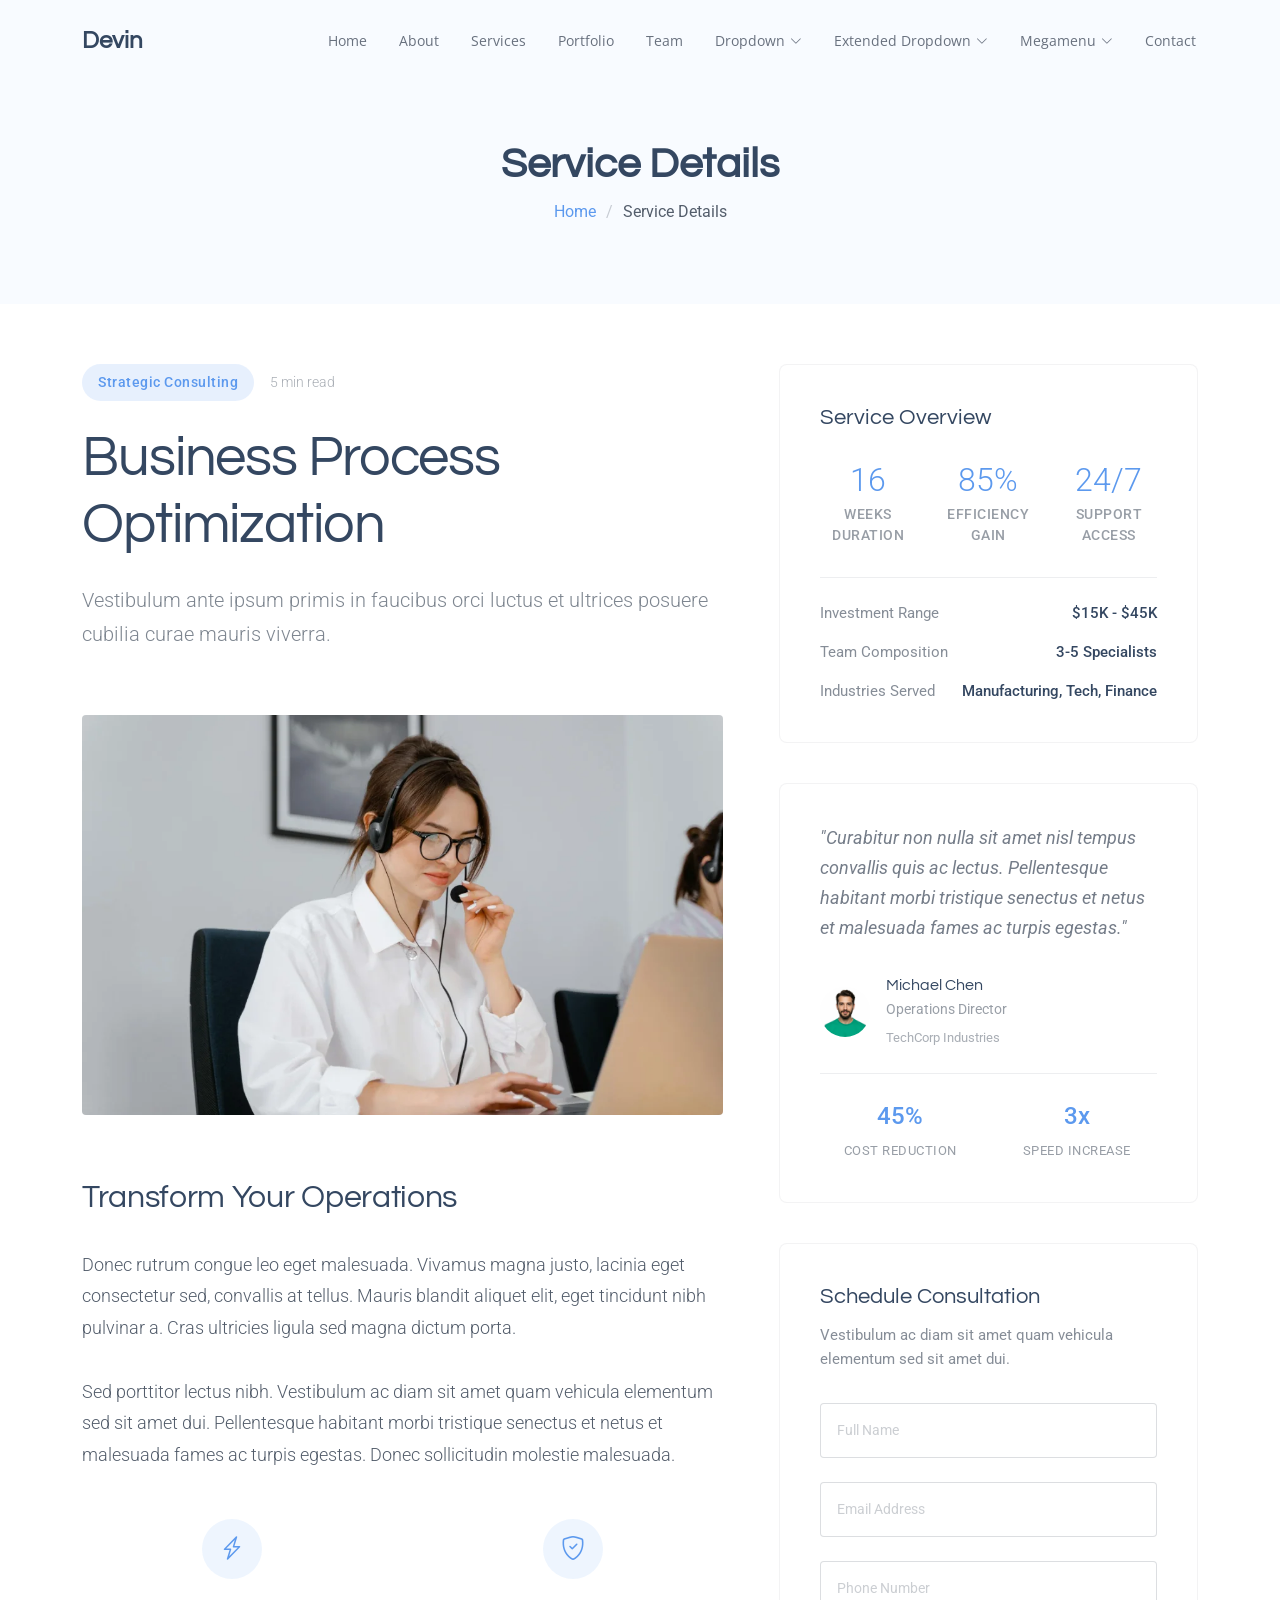
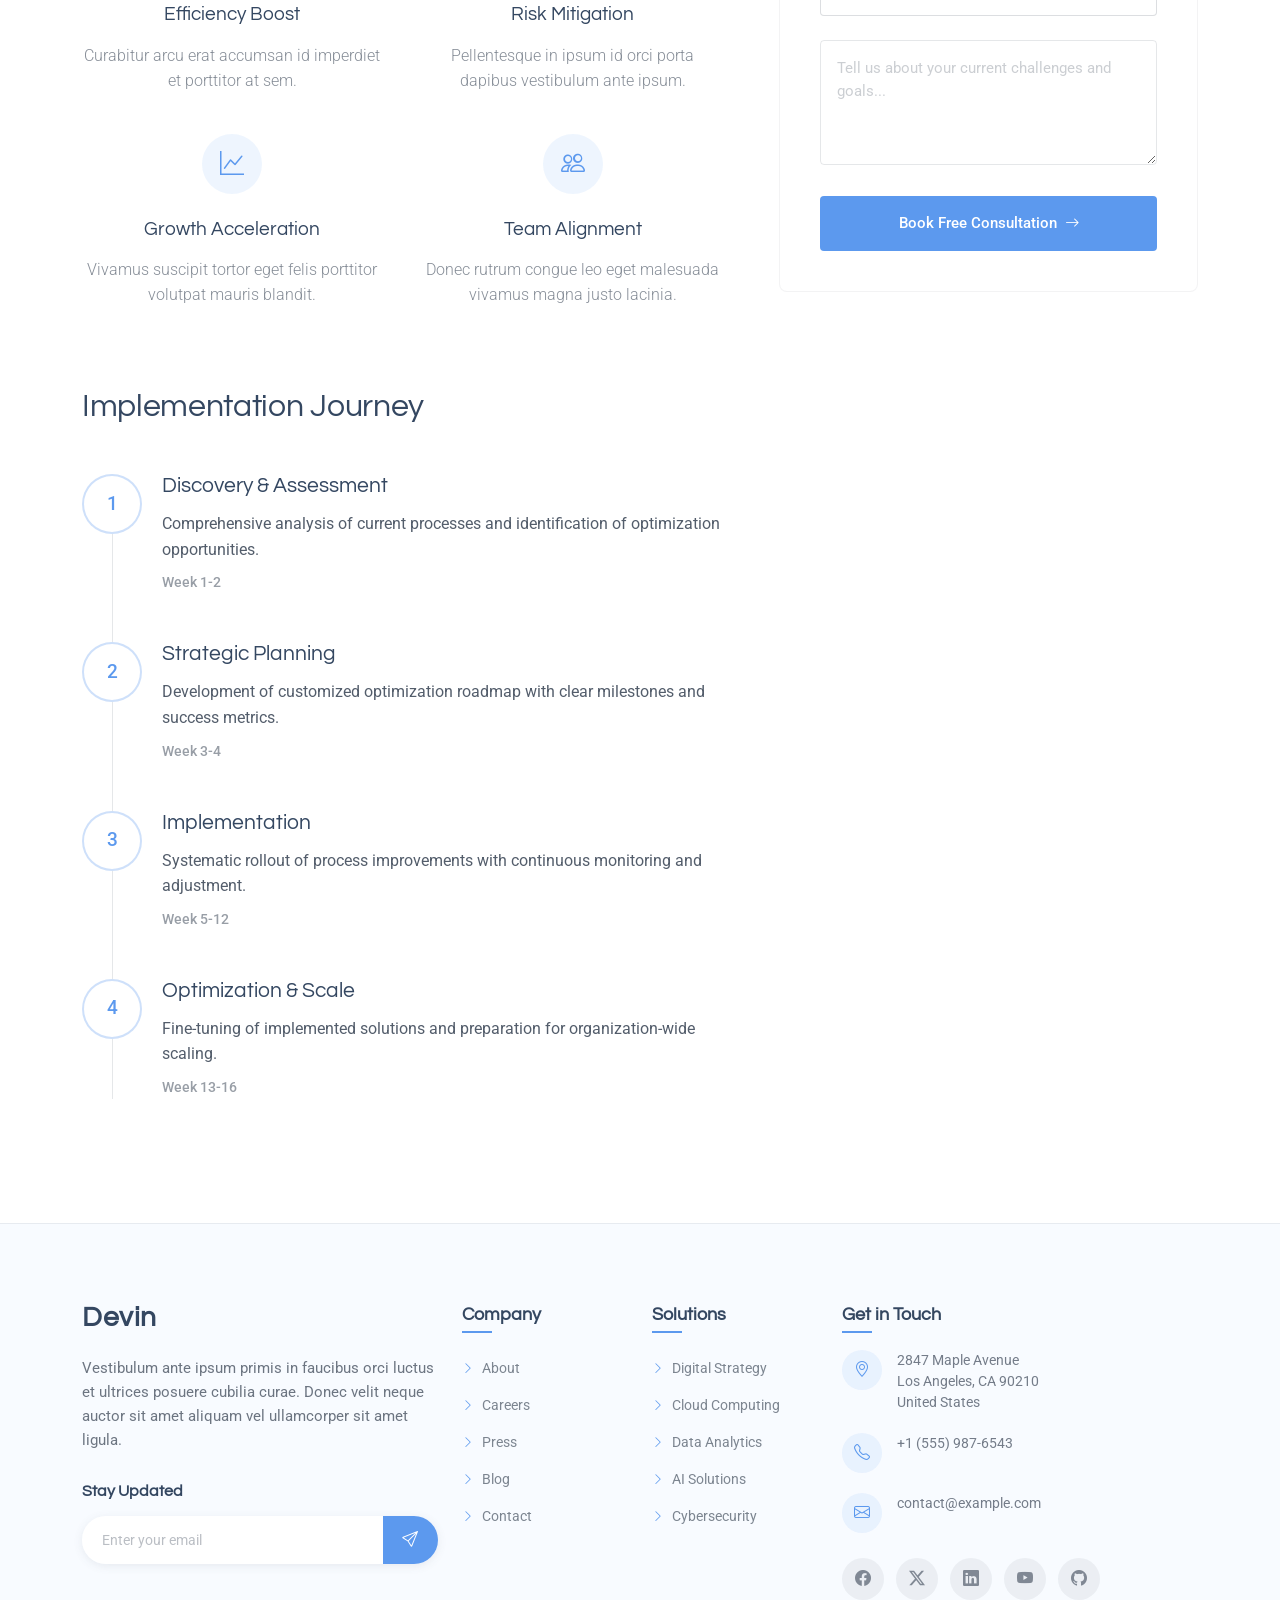
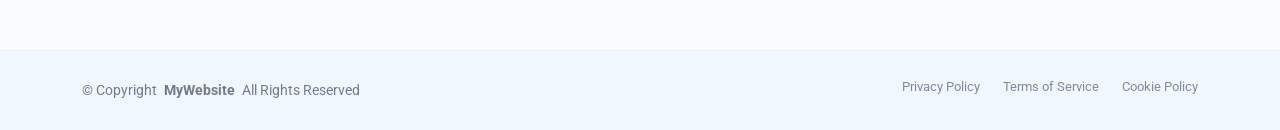
<file: service-details.html>
<!DOCTYPE html>
<html lang="en">

<head>
  <meta charset="utf-8">
  <meta content="width=device-width, initial-scale=1.0" name="viewport">
  <title>Service Details - Devin Bootstrap Template</title>
  <meta name="description" content="">
  <meta name="keywords" content="">

  <!-- Favicons -->
  <link href="assets/img/favicon.png" rel="icon">
  <link href="assets/img/apple-touch-icon.png" rel="apple-touch-icon">

  <!-- Fonts -->
  <link href="https://fonts.googleapis.com" rel="preconnect">
  <link href="https://fonts.gstatic.com" rel="preconnect" crossorigin>
  <link href="https://fonts.googleapis.com/css2?family=Roboto:ital,wght@0,100;0,300;0,400;0,500;0,700;0,900;1,100;1,300;1,400;1,500;1,700;1,900&family=Open+Sans:ital,wght@0,300;0,400;0,500;0,600;0,700;0,800;1,300;1,400;1,500;1,600;1,700;1,800&family=Questrial:wght@400&display=swap" rel="stylesheet">

  <!-- Vendor CSS Files -->
  <link href="assets/vendor/bootstrap/css/bootstrap.min.css" rel="stylesheet">
  <link href="assets/vendor/bootstrap-icons/bootstrap-icons.css" rel="stylesheet">
  <link href="assets/vendor/glightbox/css/glightbox.min.css" rel="stylesheet">
  <link href="assets/vendor/swiper/swiper-bundle.min.css" rel="stylesheet">

  <!-- Main CSS File -->
  <link href="assets/css/main.css" rel="stylesheet">


</head>

<body class="service-details-page">

  <header id="header" class="header d-flex align-items-center fixed-top">
    <div class="container-fluid container-xl position-relative d-flex align-items-center justify-content-between">

      <a href="index.html" class="logo d-flex align-items-center">
        <!-- Uncomment the line below if you also wish to use an image logo -->
        <!-- <img src="assets/img/logo.webp" alt=""> -->
        <h1 class="sitename">Devin</h1>
      </a>

      <nav id="navmenu" class="navmenu">
        <ul>
          <li><a href="#hero">Home</a></li>
          <li><a href="#about">About</a></li>
          <li><a href="#services">Services</a></li>
          <li><a href="#portfolio">Portfolio</a></li>
          <li><a href="#team">Team</a></li>
          <li class="dropdown"><a href="#"><span>Dropdown</span> <i class="bi bi-chevron-down toggle-dropdown"></i></a>
            <ul>
              <li><a href="#">Dropdown 1</a></li>
              <li class="dropdown"><a href="#"><span>Deep Dropdown</span> <i class="bi bi-chevron-down toggle-dropdown"></i></a>
                <ul>
                  <li><a href="#">Deep Dropdown 1</a></li>
                  <li><a href="#">Deep Dropdown 2</a></li>
                  <li><a href="#">Deep Dropdown 3</a></li>
                  <li><a href="#">Deep Dropdown 4</a></li>
                  <li><a href="#">Deep Dropdown 5</a></li>
                </ul>
              </li>
              <li><a href="#">Dropdown 2</a></li>
              <li><a href="#">Dropdown 3</a></li>
              <li><a href="#">Dropdown 4</a></li>
            </ul>
          </li>

          <li class="dropdown extended-dropdown-2"><a href="#"><span>Extended Dropdown</span> <i class="bi bi-chevron-down toggle-dropdown"></i></a>
            <ul>
              <li>
                <a href="#">
                  <div class="menu-item-content">
                    <div class="menu-icon">
                      <i class="bi bi-speedometer2"></i>
                    </div>
                    <div class="menu-text">
                      <span class="menu-title">Analytics Dashboard</span>
                      <span class="menu-description">Track your performance metrics</span>
                    </div>
                  </div>
                  <div class="menu-badge">New</div>
                </a>
              </li>
              <li>
                <a href="#">
                  <div class="menu-item-content">
                    <div class="menu-icon">
                      <i class="bi bi-people"></i>
                    </div>
                    <div class="menu-text">
                      <span class="menu-title">Team Management</span>
                      <span class="menu-description">Manage your team members</span>
                    </div>
                  </div>
                </a>
              </li>
              <li>
                <a href="#">
                  <div class="menu-item-content">
                    <div class="menu-icon">
                      <i class="bi bi-graph-up"></i>
                    </div>
                    <div class="menu-text">
                      <span class="menu-title">Sales Reports</span>
                      <span class="menu-description">Review financial statistics</span>
                    </div>
                  </div>
                  <div class="menu-badge hot">Hot</div>
                </a>
              </li>
              <li>
                <a href="#">
                  <div class="menu-item-content">
                    <div class="menu-icon">
                      <i class="bi bi-shield-lock"></i>
                    </div>
                    <div class="menu-text">
                      <span class="menu-title">Security Center</span>
                      <span class="menu-description">Manage privacy settings</span>
                    </div>
                  </div>
                </a>
              </li>
              <li>
                <a href="#">
                  <div class="menu-item-content">
                    <div class="menu-icon">
                      <i class="bi bi-chat-dots"></i>
                    </div>
                    <div class="menu-text">
                      <span class="menu-title">Message Center</span>
                      <span class="menu-description">Check your notifications</span>
                    </div>
                  </div>
                  <div class="menu-badge updates">5</div>
                </a>
              </li>
            </ul>
          </li>

          <!-- Megamenu 2 -->
          <li class="megamenu-2"><a href="#"><span>Megamenu</span> <i class="bi bi-chevron-down toggle-dropdown"></i></a>

            <!-- Mobile Megamenu -->
            <ul class="mobile-megamenu">

              <li><a href="#">Product Analytics</a></li>
              <li><a href="#">Customer Insights</a></li>
              <li><a href="#">Market Research</a></li>

              <li class="dropdown"><a href="#"><span>Enterprise Software</span> <i class="bi bi-chevron-down toggle-dropdown"></i></a>
                <ul>
                  <li><a href="#">CRM Solutions</a></li>
                  <li><a href="#">ERP Systems</a></li>
                  <li><a href="#">Workflow Automation</a></li>
                  <li><a href="#">Document Management</a></li>
                  <li><a href="#">Business Intelligence</a></li>
                  <li><a href="#">Integration Platform</a></li>
                </ul>
              </li>

              <li class="dropdown"><a href="#"><span>Development Tools</span> <i class="bi bi-chevron-down toggle-dropdown"></i></a>
                <ul>
                  <li><a href="#">Code Editors</a></li>
                  <li><a href="#">Version Control</a></li>
                  <li><a href="#">Testing Frameworks</a></li>
                  <li><a href="#">Deployment Tools</a></li>
                  <li><a href="#">API Management</a></li>
                  <li><a href="#">Performance Monitoring</a></li>
                </ul>
              </li>

              <li class="dropdown"><a href="#"><span>Creative Suite</span> <i class="bi bi-chevron-down toggle-dropdown"></i></a>
                <ul>
                  <li><a href="#">Design Software</a></li>
                  <li><a href="#">Video Editing</a></li>
                  <li><a href="#">Audio Production</a></li>
                  <li><a href="#">Animation Tools</a></li>
                  <li><a href="#">Photo Editing</a></li>
                  <li><a href="#">3D Modeling</a></li>
                </ul>
              </li>

              <li class="dropdown"><a href="#"><span>Resources</span> <i class="bi bi-chevron-down toggle-dropdown"></i></a>
                <ul>
                  <li><a href="#">Documentation</a></li>
                  <li><a href="#">Tutorials</a></li>
                  <li><a href="#">Community</a></li>
                  <li><a href="#">Blog Posts</a></li>
                </ul>
              </li>

            </ul><!-- End Mobile Megamenu -->

            <!-- Desktop Megamenu -->
            <div class="desktop-megamenu">

              <div class="tab-navigation">
                <ul class="nav nav-tabs flex-column" id="7525-megamenu-tabs" role="tablist">
                  <li class="nav-item" role="presentation">
                    <button class="nav-link active" id="7525-tab-1-tab" data-bs-toggle="tab" data-bs-target="#7525-tab-1" type="button" role="tab" aria-controls="7525-tab-1" aria-selected="true">
                      <i class="bi bi-building-gear"></i>
                      <span>Enterprise Software</span>
                    </button>
                  </li>
                  <li class="nav-item" role="presentation">
                    <button class="nav-link" id="7525-tab-2-tab" data-bs-toggle="tab" data-bs-target="#7525-tab-2" type="button" role="tab" aria-controls="7525-tab-2" aria-selected="false">
                      <i class="bi bi-code-slash"></i>
                      <span>Development Tools</span>
                    </button>
                  </li>
                  <li class="nav-item" role="presentation">
                    <button class="nav-link" id="7525-tab-3-tab" data-bs-toggle="tab" data-bs-target="#7525-tab-3" type="button" role="tab" aria-controls="7525-tab-3" aria-selected="false">
                      <i class="bi bi-palette"></i>
                      <span>Creative Suite</span>
                    </button>
                  </li>
                  <li class="nav-item" role="presentation">
                    <button class="nav-link" id="7525-tab-4-tab" data-bs-toggle="tab" data-bs-target="#7525-tab-4" type="button" role="tab" aria-controls="7525-tab-4" aria-selected="false">
                      <i class="bi bi-journal-text"></i>
                      <span>Resources</span>
                    </button>
                  </li>
                </ul>
              </div>

              <div class="tab-content">

                <!-- Enterprise Software Tab -->
                <div class="tab-pane fade show active" id="7525-tab-1" role="tabpanel" aria-labelledby="7525-tab-1-tab">
                  <div class="content-grid">
                    <div class="product-section">
                      <h4>Core Solutions</h4>
                      <div class="product-list">
                        <a href="#" class="product-link">
                          <i class="bi bi-people"></i>
                          <div>
                            <span>CRM Solutions</span>
                            <small>Manage customer relationships effectively</small>
                          </div>
                        </a>
                        <a href="#" class="product-link">
                          <i class="bi bi-diagram-3"></i>
                          <div>
                            <span>ERP Systems</span>
                            <small>Integrate all business processes</small>
                          </div>
                        </a>
                        <a href="#" class="product-link">
                          <i class="bi bi-gear-wide"></i>
                          <div>
                            <span>Workflow Automation</span>
                            <small>Streamline repetitive tasks</small>
                          </div>
                        </a>
                      </div>
                    </div>

                    <div class="product-section">
                      <h4>Data &amp; Analytics</h4>
                      <div class="product-list">
                        <a href="#" class="product-link">
                          <i class="bi bi-file-earmark-text"></i>
                          <div>
                            <span>Document Management</span>
                            <small>Organize and secure documents</small>
                          </div>
                        </a>
                        <a href="#" class="product-link">
                          <i class="bi bi-bar-chart"></i>
                          <div>
                            <span>Business Intelligence</span>
                            <small>Make data-driven decisions</small>
                          </div>
                        </a>
                        <a href="#" class="product-link">
                          <i class="bi bi-share"></i>
                          <div>
                            <span>Integration Platform</span>
                            <small>Connect all your systems</small>
                          </div>
                        </a>
                      </div>
                    </div>
                  </div>

                  <div class="featured-banner">
                    <div class="banner-content">
                      <img src="assets/img/misc/misc-7.webp" alt="Enterprise Solutions" class="banner-image">
                      <div class="banner-info">
                        <h5>Enterprise Package</h5>
                        <p>Comprehensive business management solution with advanced features and 24/7 support.</p>
                        <a href="#" class="cta-btn">Get Started <i class="bi bi-arrow-right"></i></a>
                      </div>
                    </div>
                  </div>
                </div>

                <!-- Development Tools Tab -->
                <div class="tab-pane fade" id="7525-tab-2" role="tabpanel" aria-labelledby="7525-tab-2-tab">
                  <div class="content-grid">
                    <div class="product-section">
                      <h4>Code &amp; Build</h4>
                      <div class="product-list">
                        <a href="#" class="product-link">
                          <i class="bi bi-code-square"></i>
                          <div>
                            <span>Code Editors</span>
                            <small>Advanced development environment</small>
                          </div>
                        </a>
                        <a href="#" class="product-link">
                          <i class="bi bi-git"></i>
                          <div>
                            <span>Version Control</span>
                            <small>Track changes and collaborate</small>
                          </div>
                        </a>
                        <a href="#" class="product-link">
                          <i class="bi bi-check2-square"></i>
                          <div>
                            <span>Testing Frameworks</span>
                            <small>Ensure code quality</small>
                          </div>
                        </a>
                      </div>
                    </div>

                    <div class="product-section">
                      <h4>Deploy &amp; Monitor</h4>
                      <div class="product-list">
                        <a href="#" class="product-link">
                          <i class="bi bi-cloud-upload"></i>
                          <div>
                            <span>Deployment Tools</span>
                            <small>Seamless application deployment</small>
                          </div>
                        </a>
                        <a href="#" class="product-link">
                          <i class="bi bi-api"></i>
                          <div>
                            <span>API Management</span>
                            <small>Design and manage APIs</small>
                          </div>
                        </a>
                        <a href="#" class="product-link">
                          <i class="bi bi-speedometer2"></i>
                          <div>
                            <span>Performance Monitoring</span>
                            <small>Track application performance</small>
                          </div>
                        </a>
                      </div>
                    </div>
                  </div>

                  <div class="featured-banner">
                    <div class="banner-content">
                      <img src="assets/img/misc/misc-12.webp" alt="Development Tools" class="banner-image">
                      <div class="banner-info">
                        <h5>Developer Suite</h5>
                        <p>Complete toolkit for modern development teams with integrated CI/CD pipelines.</p>
                        <a href="#" class="cta-btn">Explore Tools <i class="bi bi-arrow-right"></i></a>
                      </div>
                    </div>
                  </div>
                </div>

                <!-- Creative Suite Tab -->
                <div class="tab-pane fade" id="7525-tab-3" role="tabpanel" aria-labelledby="7525-tab-3-tab">
                  <div class="content-grid">
                    <div class="product-section">
                      <h4>Design &amp; Visual</h4>
                      <div class="product-list">
                        <a href="#" class="product-link">
                          <i class="bi bi-brush"></i>
                          <div>
                            <span>Design Software</span>
                            <small>Professional graphic design tools</small>
                          </div>
                        </a>
                        <a href="#" class="product-link">
                          <i class="bi bi-camera-video"></i>
                          <div>
                            <span>Video Editing</span>
                            <small>Professional video production</small>
                          </div>
                        </a>
                        <a href="#" class="product-link">
                          <i class="bi bi-image"></i>
                          <div>
                            <span>Photo Editing</span>
                            <small>Advanced image manipulation</small>
                          </div>
                        </a>
                      </div>
                    </div>

                    <div class="product-section">
                      <h4>Media Production</h4>
                      <div class="product-list">
                        <a href="#" class="product-link">
                          <i class="bi bi-music-note"></i>
                          <div>
                            <span>Audio Production</span>
                            <small>Professional audio editing</small>
                          </div>
                        </a>
                        <a href="#" class="product-link">
                          <i class="bi bi-play-circle"></i>
                          <div>
                            <span>Animation Tools</span>
                            <small>Create stunning animations</small>
                          </div>
                        </a>
                        <a href="#" class="product-link">
                          <i class="bi bi-box"></i>
                          <div>
                            <span>3D Modeling</span>
                            <small>Advanced 3D design software</small>
                          </div>
                        </a>
                      </div>
                    </div>
                  </div>

                  <div class="featured-banner">
                    <div class="banner-content">
                      <img src="assets/img/misc/misc-5.webp" alt="Creative Suite" class="banner-image">
                      <div class="banner-info">
                        <h5>Creative Pro</h5>
                        <p>Everything you need for creative projects, from concept to final production.</p>
                        <a href="#" class="cta-btn">Start Creating <i class="bi bi-arrow-right"></i></a>
                      </div>
                    </div>
                  </div>
                </div>

                <!-- Resources Tab -->
                <div class="tab-pane fade" id="7525-tab-4" role="tabpanel" aria-labelledby="7525-tab-4-tab">
                  <div class="resources-layout">
                    <div class="resource-categories">
                      <div class="resource-category">
                        <i class="bi bi-book"></i>
                        <h5>Documentation</h5>
                        <p>Comprehensive guides and API references for all our products and services.</p>
                        <a href="#" class="resource-link">Browse Docs <i class="bi bi-arrow-right"></i></a>
                      </div>
                      <div class="resource-category">
                        <i class="bi bi-play-circle"></i>
                        <h5>Video Tutorials</h5>
                        <p>Step-by-step video guides to help you get the most out of our solutions.</p>
                        <a href="#" class="resource-link">Watch Tutorials <i class="bi bi-arrow-right"></i></a>
                      </div>
                      <div class="resource-category">
                        <i class="bi bi-chat-square-dots"></i>
                        <h5>Community Forum</h5>
                        <p>Connect with other users, share tips, and get answers to your questions.</p>
                        <a href="#" class="resource-link">Join Community <i class="bi bi-arrow-right"></i></a>
                      </div>
                      <div class="resource-category">
                        <i class="bi bi-newspaper"></i>
                        <h5>Blog &amp; Articles</h5>
                        <p>Latest insights, best practices, and industry trends from our experts.</p>
                        <a href="#" class="resource-link">Read Blog <i class="bi bi-arrow-right"></i></a>
                      </div>
                    </div>
                  </div>
                </div>

              </div>

            </div><!-- End Desktop Megamenu -->

          </li><!-- End Mega Menu 2 -->

          <li><a href="#contact">Contact</a></li>

        </ul>
        <i class="mobile-nav-toggle d-xl-none bi bi-list"></i>
      </nav>

    </div>
  </header>

  <main class="main">

    <!-- Page Title -->
    <div class="page-title light-background">
      <div class="container">
        <h1>Service Details</h1>
        <nav class="breadcrumbs">
          <ol>
            <li><a href="index.html">Home</a></li>
            <li class="current">Service Details</li>
          </ol>
        </nav>
      </div>
    </div><!-- End Page Title -->

    <!-- Service Details Section -->
    <section id="service-details" class="service-details section">

      <div class="container">

        <div class="row">

          <!-- Main Content Area -->
          <div class="col-lg-7">

            <!-- Hero Service Introduction -->
            <div class="service-hero">
              <div class="service-meta">
                <span class="service-category">Strategic Consulting</span>
                <span class="reading-time">5 min read</span>
              </div>
              <h1>Business Process Optimization</h1>
              <p class="service-description">Vestibulum ante ipsum primis in faucibus orci luctus et ultrices posuere cubilia curae mauris viverra.</p>
            </div>

            <!-- Service Visual -->
            <div class="service-visual">
              <img src="assets/img/services/services-7.webp" alt="Business Process Optimization" class="img-fluid">
            </div>

            <!-- Service Content -->
            <div class="service-narrative">
              <h3>Transform Your Operations</h3>
              <p>Donec rutrum congue leo eget malesuada. Vivamus magna justo, lacinia eget consectetur sed, convallis at tellus. Mauris blandit aliquet elit, eget tincidunt nibh pulvinar a. Cras ultricies ligula sed magna dictum porta.</p>

              <p>Sed porttitor lectus nibh. Vestibulum ac diam sit amet quam vehicula elementum sed sit amet dui. Pellentesque habitant morbi tristique senectus et netus et malesuada fames ac turpis egestas. Donec sollicitudin molestie malesuada.</p>

              <!-- Key Benefits Grid -->
              <div class="benefits-grid">
                <div class="benefit-card">
                  <div class="benefit-icon">
                    <i class="bi bi-lightning-charge"></i>
                  </div>
                  <h4>Efficiency Boost</h4>
                  <p>Curabitur arcu erat accumsan id imperdiet et porttitor at sem.</p>
                </div>

                <div class="benefit-card">
                  <div class="benefit-icon">
                    <i class="bi bi-shield-check"></i>
                  </div>
                  <h4>Risk Mitigation</h4>
                  <p>Pellentesque in ipsum id orci porta dapibus vestibulum ante ipsum.</p>
                </div>

                <div class="benefit-card">
                  <div class="benefit-icon">
                    <i class="bi bi-graph-up"></i>
                  </div>
                  <h4>Growth Acceleration</h4>
                  <p>Vivamus suscipit tortor eget felis porttitor volutpat mauris blandit.</p>
                </div>

                <div class="benefit-card">
                  <div class="benefit-icon">
                    <i class="bi bi-people"></i>
                  </div>
                  <h4>Team Alignment</h4>
                  <p>Donec rutrum congue leo eget malesuada vivamus magna justo lacinia.</p>
                </div>
              </div>

            </div>

            <!-- Implementation Timeline -->
            <div class="timeline-section">
              <h3>Implementation Journey</h3>
              <div class="timeline">
                <div class="timeline-item">
                  <div class="timeline-marker">
                    <span>1</span>
                  </div>
                  <div class="timeline-content">
                    <h4>Discovery &amp; Assessment</h4>
                    <p>Comprehensive analysis of current processes and identification of optimization opportunities.</p>
                    <small>Week 1-2</small>
                  </div>
                </div>

                <div class="timeline-item">
                  <div class="timeline-marker">
                    <span>2</span>
                  </div>
                  <div class="timeline-content">
                    <h4>Strategic Planning</h4>
                    <p>Development of customized optimization roadmap with clear milestones and success metrics.</p>
                    <small>Week 3-4</small>
                  </div>
                </div>

                <div class="timeline-item">
                  <div class="timeline-marker">
                    <span>3</span>
                  </div>
                  <div class="timeline-content">
                    <h4>Implementation</h4>
                    <p>Systematic rollout of process improvements with continuous monitoring and adjustment.</p>
                    <small>Week 5-12</small>
                  </div>
                </div>

                <div class="timeline-item">
                  <div class="timeline-marker">
                    <span>4</span>
                  </div>
                  <div class="timeline-content">
                    <h4>Optimization &amp; Scale</h4>
                    <p>Fine-tuning of implemented solutions and preparation for organization-wide scaling.</p>
                    <small>Week 13-16</small>
                  </div>
                </div>
              </div>
            </div>

          </div><!-- End Main Content -->

          <!-- Service Sidebar -->
          <div class="col-lg-5">
            <div class="service-sidebar">

              <!-- Service Overview Card -->
              <div class="overview-card">
                <div class="overview-header">
                  <h4>Service Overview</h4>
                </div>
                <div class="overview-stats">
                  <div class="stat-item">
                    <div class="stat-number">16</div>
                    <div class="stat-label">Weeks Duration</div>
                  </div>
                  <div class="stat-item">
                    <div class="stat-number">85%</div>
                    <div class="stat-label">Efficiency Gain</div>
                  </div>
                  <div class="stat-item">
                    <div class="stat-number">24/7</div>
                    <div class="stat-label">Support Access</div>
                  </div>
                </div>

                <div class="overview-details">
                  <div class="detail-row">
                    <span class="detail-label">Investment Range</span>
                    <span class="detail-value">$15K - $45K</span>
                  </div>
                  <div class="detail-row">
                    <span class="detail-label">Team Composition</span>
                    <span class="detail-value">3-5 Specialists</span>
                  </div>
                  <div class="detail-row">
                    <span class="detail-label">Industries Served</span>
                    <span class="detail-value">Manufacturing, Tech, Finance</span>
                  </div>
                </div>
              </div>

              <!-- Client Success Story -->
              <div class="success-story">
                <div class="story-quote">
                  <p>"Curabitur non nulla sit amet nisl tempus convallis quis ac lectus. Pellentesque habitant morbi tristique senectus et netus et malesuada fames ac turpis egestas."</p>
                </div>
                <div class="story-author">
                  <img src="assets/img/person/person-m-8.webp" alt="Michael Chen" class="author-avatar">
                  <div class="author-details">
                    <h5>Michael Chen</h5>
                    <span>Operations Director</span>
                    <small>TechCorp Industries</small>
                  </div>
                </div>
                <div class="story-metrics">
                  <div class="metric">
                    <span class="metric-value">45%</span>
                    <span class="metric-label">Cost Reduction</span>
                  </div>
                  <div class="metric">
                    <span class="metric-value">3x</span>
                    <span class="metric-label">Speed Increase</span>
                  </div>
                </div>
              </div>

              <!-- Consultation Form -->
              <div class="consultation-form">
                <div class="form-header">
                  <h4>Schedule Consultation</h4>
                  <p>Vestibulum ac diam sit amet quam vehicula elementum sed sit amet dui.</p>
                </div>

                <form action="forms/consultation.php" method="post" class="php-email-form">
                  <div class="form-group">
                    <input type="text" name="name" class="form-input" placeholder="Full Name" required="">
                  </div>

                  <div class="form-group">
                    <input type="email" name="email" class="form-input" placeholder="Email Address" required="">
                  </div>

                  <div class="form-group">
                    <input type="tel" name="phone" class="form-input" placeholder="Phone Number">
                  </div>

                  <input type="hidden" name="subject" value="Business Process Optimization Consultation">

                  <div class="form-group">
                    <textarea name="message" class="form-input" rows="4" placeholder="Tell us about your current challenges and goals..." required=""></textarea>
                  </div>

                  <div class="loading">Loading</div>
                  <div class="error-message"></div>
                  <div class="sent-message">Your consultation request has been sent. Thank you!</div>

                  <button type="submit" class="btn-consultation">
                    <span>Book Free Consultation</span>
                    <i class="bi bi-arrow-right"></i>
                  </button>
                </form>
              </div>

            </div>
          </div><!-- End Sidebar -->

        </div>

      </div>

    </section><!-- /Service Details Section -->

  </main>

  <footer id="footer" class="footer position-relative light-background">

    <div class="container">
      <div class="row gy-5">

        <div class="col-lg-4">
          <div class="footer-content">
            <a href="index.html" class="logo d-flex align-items-center mb-4">
              <span class="sitename">Devin</span>
            </a>
            <p class="mb-4">Vestibulum ante ipsum primis in faucibus orci luctus et ultrices posuere cubilia curae. Donec velit neque auctor sit amet aliquam vel ullamcorper sit amet ligula.</p>

            <div class="newsletter-form">
              <h5>Stay Updated</h5>
              <form action="forms/newsletter.php" method="post" class="php-email-form">
                <div class="input-group">
                  <input type="email" name="email" class="form-control" placeholder="Enter your email" required="">
                  <button type="submit" class="btn-subscribe">
                    <i class="bi bi-send"></i>
                  </button>
                </div>
                <div class="loading">Loading</div>
                <div class="error-message"></div>
                <div class="sent-message">Thank you for subscribing!</div>
              </form>
            </div>
          </div>
        </div>

        <div class="col-lg-2 col-6">
          <div class="footer-links">
            <h4>Company</h4>
            <ul>
              <li><a href="#"><i class="bi bi-chevron-right"></i> About</a></li>
              <li><a href="#"><i class="bi bi-chevron-right"></i> Careers</a></li>
              <li><a href="#"><i class="bi bi-chevron-right"></i> Press</a></li>
              <li><a href="#"><i class="bi bi-chevron-right"></i> Blog</a></li>
              <li><a href="#"><i class="bi bi-chevron-right"></i> Contact</a></li>
            </ul>
          </div>
        </div>

        <div class="col-lg-2 col-6">
          <div class="footer-links">
            <h4>Solutions</h4>
            <ul>
              <li><a href="#"><i class="bi bi-chevron-right"></i> Digital Strategy</a></li>
              <li><a href="#"><i class="bi bi-chevron-right"></i> Cloud Computing</a></li>
              <li><a href="#"><i class="bi bi-chevron-right"></i> Data Analytics</a></li>
              <li><a href="#"><i class="bi bi-chevron-right"></i> AI Solutions</a></li>
              <li><a href="#"><i class="bi bi-chevron-right"></i> Cybersecurity</a></li>
            </ul>
          </div>
        </div>

        <div class="col-lg-4">
          <div class="footer-contact">
            <h4>Get in Touch</h4>
            <div class="contact-item">
              <div class="contact-icon">
                <i class="bi bi-geo-alt"></i>
              </div>
              <div class="contact-info">
                <p>2847 Maple Avenue<br>Los Angeles, CA 90210<br>United States</p>
              </div>
            </div>

            <div class="contact-item">
              <div class="contact-icon">
                <i class="bi bi-telephone"></i>
              </div>
              <div class="contact-info">
                <p>+1 (555) 987-6543</p>
              </div>
            </div>

            <div class="contact-item">
              <div class="contact-icon">
                <i class="bi bi-envelope"></i>
              </div>
              <div class="contact-info">
                <p>contact@example.com</p>
              </div>
            </div>

            <div class="social-links">
              <a href="#"><i class="bi bi-facebook"></i></a>
              <a href="#"><i class="bi bi-twitter-x"></i></a>
              <a href="#"><i class="bi bi-linkedin"></i></a>
              <a href="#"><i class="bi bi-youtube"></i></a>
              <a href="#"><i class="bi bi-github"></i></a>
            </div>
          </div>
        </div>

      </div>
    </div>

    <div class="footer-bottom">
      <div class="container">
        <div class="row align-items-center">
          <div class="col-lg-6">
            <div class="copyright">
              <p>© <span>Copyright</span> <strong class="px-1 sitename">MyWebsite</strong> <span>All Rights Reserved</span></p>
            </div>
          </div>
          <div class="col-lg-6">
            <div class="footer-bottom-links">
              <a href="#">Privacy Policy</a>
              <a href="#">Terms of Service</a>
              <a href="#">Cookie Policy</a>
            </div>
            <div class="credits">

            </div>
          </div>
        </div>
      </div>
    </div>

  </footer>

  <!-- Scroll Top -->
  <a href="#" id="scroll-top" class="scroll-top d-flex align-items-center justify-content-center"><i class="bi bi-arrow-up-short"></i></a>

  <!-- Preloader -->
  <div id="preloader"></div>

  <!-- Vendor JS Files -->
  <script src="assets/vendor/bootstrap/js/bootstrap.bundle.min.js"></script>
  <script src="assets/vendor/php-email-form/validate.js"></script>
  <script src="assets/vendor/glightbox/js/glightbox.min.js"></script>
  <script src="assets/vendor/swiper/swiper-bundle.min.js"></script>
  <script src="assets/vendor/purecounter/purecounter_vanilla.js"></script>
  <script src="assets/vendor/imagesloaded/imagesloaded.pkgd.min.js"></script>
  <script src="assets/vendor/isotope-layout/isotope.pkgd.min.js"></script>

  <!-- Main JS File -->
  <script src="assets/js/main.js"></script>

</body>

</html>
</file>
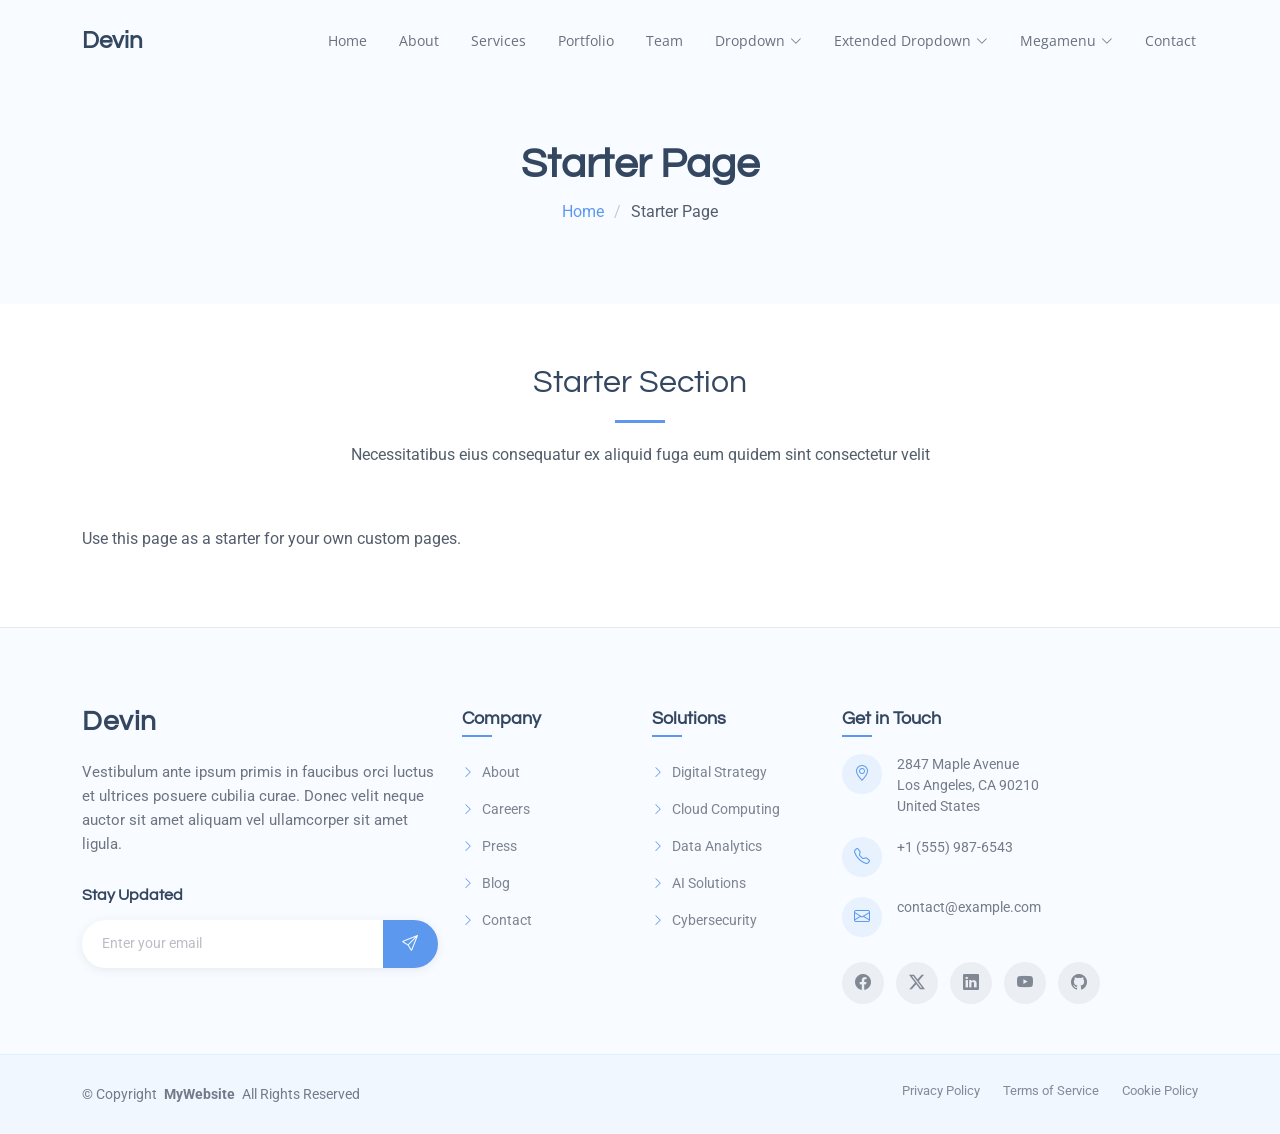
<file: starter-page.html>
<!DOCTYPE html>
<html lang="en">

<head>
  <meta charset="utf-8">
  <meta content="width=device-width, initial-scale=1.0" name="viewport">
  <title>Starter Page - Devin Bootstrap Template</title>
  <meta name="description" content="">
  <meta name="keywords" content="">

  <!-- Favicons -->  
  <link href="assets/img/favicon.png" rel="icon">  
  <link href="assets/img/apple-touch-icon.png" rel="apple-touch-icon">  

  <!-- Fonts -->
  <link href="https://fonts.googleapis.com" rel="preconnect">
  <link href="https://fonts.gstatic.com" rel="preconnect" crossorigin>
  <link href="https://fonts.googleapis.com/css2?family=Roboto:ital,wght@0,100;0,300;0,400;0,500;0,700;0,900;1,100;1,300;1,400;1,500;1,700;1,900&family=Open+Sans:ital,wght@0,300;0,400;0,500;0,600;0,700;0,800;1,300;1,400;1,500;1,600;1,700;1,800&family=Questrial:wght@400&display=swap" rel="stylesheet">

  <!-- Vendor CSS Files -->
  <link href="assets/vendor/bootstrap/css/bootstrap.min.css" rel="stylesheet">
  <link href="assets/vendor/bootstrap-icons/bootstrap-icons.css" rel="stylesheet">
  <link href="assets/vendor/glightbox/css/glightbox.min.css" rel="stylesheet">
  <link href="assets/vendor/swiper/swiper-bundle.min.css" rel="stylesheet">

  <!-- Main CSS File -->
  <link href="assets/css/main.css" rel="stylesheet">


</head>

<body class="starter-page-page">

  <header id="header" class="header d-flex align-items-center fixed-top">
    <div class="container-fluid container-xl position-relative d-flex align-items-center justify-content-between">

      <a href="index.html" class="logo d-flex align-items-center">
        <!-- Uncomment the line below if you also wish to use an image logo -->
        <!-- <img src="assets/img/logo.webp" alt=""> -->
        <h1 class="sitename">Devin</h1>
      </a>

      <nav id="navmenu" class="navmenu">
        <ul>
          <li><a href="#hero">Home</a></li>
          <li><a href="#about">About</a></li>
          <li><a href="#services">Services</a></li>
          <li><a href="#portfolio">Portfolio</a></li>
          <li><a href="#team">Team</a></li>
          <li class="dropdown"><a href="#"><span>Dropdown</span> <i class="bi bi-chevron-down toggle-dropdown"></i></a>
            <ul>
              <li><a href="#">Dropdown 1</a></li>
              <li class="dropdown"><a href="#"><span>Deep Dropdown</span> <i class="bi bi-chevron-down toggle-dropdown"></i></a>
                <ul>
                  <li><a href="#">Deep Dropdown 1</a></li>
                  <li><a href="#">Deep Dropdown 2</a></li>
                  <li><a href="#">Deep Dropdown 3</a></li>
                  <li><a href="#">Deep Dropdown 4</a></li>
                  <li><a href="#">Deep Dropdown 5</a></li>
                </ul>
              </li>
              <li><a href="#">Dropdown 2</a></li>
              <li><a href="#">Dropdown 3</a></li>
              <li><a href="#">Dropdown 4</a></li>
            </ul>
          </li>

          <li class="dropdown extended-dropdown-2"><a href="#"><span>Extended Dropdown</span> <i class="bi bi-chevron-down toggle-dropdown"></i></a>
            <ul>
              <li>
                <a href="#">
                  <div class="menu-item-content">
                    <div class="menu-icon">
                      <i class="bi bi-speedometer2"></i>
                    </div>
                    <div class="menu-text">
                      <span class="menu-title">Analytics Dashboard</span>
                      <span class="menu-description">Track your performance metrics</span>
                    </div>
                  </div>
                  <div class="menu-badge">New</div>
                </a>
              </li>
              <li>
                <a href="#">
                  <div class="menu-item-content">
                    <div class="menu-icon">
                      <i class="bi bi-people"></i>
                    </div>
                    <div class="menu-text">
                      <span class="menu-title">Team Management</span>
                      <span class="menu-description">Manage your team members</span>
                    </div>
                  </div>
                </a>
              </li>
              <li>
                <a href="#">
                  <div class="menu-item-content">
                    <div class="menu-icon">
                      <i class="bi bi-graph-up"></i>
                    </div>
                    <div class="menu-text">
                      <span class="menu-title">Sales Reports</span>
                      <span class="menu-description">Review financial statistics</span>
                    </div>
                  </div>
                  <div class="menu-badge hot">Hot</div>
                </a>
              </li>
              <li>
                <a href="#">
                  <div class="menu-item-content">
                    <div class="menu-icon">
                      <i class="bi bi-shield-lock"></i>
                    </div>
                    <div class="menu-text">
                      <span class="menu-title">Security Center</span>
                      <span class="menu-description">Manage privacy settings</span>
                    </div>
                  </div>
                </a>
              </li>
              <li>
                <a href="#">
                  <div class="menu-item-content">
                    <div class="menu-icon">
                      <i class="bi bi-chat-dots"></i>
                    </div>
                    <div class="menu-text">
                      <span class="menu-title">Message Center</span>
                      <span class="menu-description">Check your notifications</span>
                    </div>
                  </div>
                  <div class="menu-badge updates">5</div>
                </a>
              </li>
            </ul>
          </li>

          <!-- Megamenu 2 -->
          <li class="megamenu-2"><a href="#"><span>Megamenu</span> <i class="bi bi-chevron-down toggle-dropdown"></i></a>

            <!-- Mobile Megamenu -->
            <ul class="mobile-megamenu">

              <li><a href="#">Product Analytics</a></li>
              <li><a href="#">Customer Insights</a></li>
              <li><a href="#">Market Research</a></li>

              <li class="dropdown"><a href="#"><span>Enterprise Software</span> <i class="bi bi-chevron-down toggle-dropdown"></i></a>
                <ul>
                  <li><a href="#">CRM Solutions</a></li>
                  <li><a href="#">ERP Systems</a></li>
                  <li><a href="#">Workflow Automation</a></li>
                  <li><a href="#">Document Management</a></li>
                  <li><a href="#">Business Intelligence</a></li>
                  <li><a href="#">Integration Platform</a></li>
                </ul>
              </li>

              <li class="dropdown"><a href="#"><span>Development Tools</span> <i class="bi bi-chevron-down toggle-dropdown"></i></a>
                <ul>
                  <li><a href="#">Code Editors</a></li>
                  <li><a href="#">Version Control</a></li>
                  <li><a href="#">Testing Frameworks</a></li>
                  <li><a href="#">Deployment Tools</a></li>
                  <li><a href="#">API Management</a></li>
                  <li><a href="#">Performance Monitoring</a></li>
                </ul>
              </li>

              <li class="dropdown"><a href="#"><span>Creative Suite</span> <i class="bi bi-chevron-down toggle-dropdown"></i></a>
                <ul>
                  <li><a href="#">Design Software</a></li>
                  <li><a href="#">Video Editing</a></li>
                  <li><a href="#">Audio Production</a></li>
                  <li><a href="#">Animation Tools</a></li>
                  <li><a href="#">Photo Editing</a></li>
                  <li><a href="#">3D Modeling</a></li>
                </ul>
              </li>

              <li class="dropdown"><a href="#"><span>Resources</span> <i class="bi bi-chevron-down toggle-dropdown"></i></a>
                <ul>
                  <li><a href="#">Documentation</a></li>
                  <li><a href="#">Tutorials</a></li>
                  <li><a href="#">Community</a></li>
                  <li><a href="#">Blog Posts</a></li>
                </ul>
              </li>

            </ul><!-- End Mobile Megamenu -->

            <!-- Desktop Megamenu -->
            <div class="desktop-megamenu">

              <div class="tab-navigation">
                <ul class="nav nav-tabs flex-column" id="7525-megamenu-tabs" role="tablist">
                  <li class="nav-item" role="presentation">
                    <button class="nav-link active" id="7525-tab-1-tab" data-bs-toggle="tab" data-bs-target="#7525-tab-1" type="button" role="tab" aria-controls="7525-tab-1" aria-selected="true">
                      <i class="bi bi-building-gear"></i>
                      <span>Enterprise Software</span>
                    </button>
                  </li>
                  <li class="nav-item" role="presentation">
                    <button class="nav-link" id="7525-tab-2-tab" data-bs-toggle="tab" data-bs-target="#7525-tab-2" type="button" role="tab" aria-controls="7525-tab-2" aria-selected="false">
                      <i class="bi bi-code-slash"></i>
                      <span>Development Tools</span>
                    </button>
                  </li>
                  <li class="nav-item" role="presentation">
                    <button class="nav-link" id="7525-tab-3-tab" data-bs-toggle="tab" data-bs-target="#7525-tab-3" type="button" role="tab" aria-controls="7525-tab-3" aria-selected="false">
                      <i class="bi bi-palette"></i>
                      <span>Creative Suite</span>
                    </button>
                  </li>
                  <li class="nav-item" role="presentation">
                    <button class="nav-link" id="7525-tab-4-tab" data-bs-toggle="tab" data-bs-target="#7525-tab-4" type="button" role="tab" aria-controls="7525-tab-4" aria-selected="false">
                      <i class="bi bi-journal-text"></i>
                      <span>Resources</span>
                    </button>
                  </li>
                </ul>
              </div>

              <div class="tab-content">

                <!-- Enterprise Software Tab -->
                <div class="tab-pane fade show active" id="7525-tab-1" role="tabpanel" aria-labelledby="7525-tab-1-tab">
                  <div class="content-grid">
                    <div class="product-section">
                      <h4>Core Solutions</h4>
                      <div class="product-list">
                        <a href="#" class="product-link">
                          <i class="bi bi-people"></i>
                          <div>
                            <span>CRM Solutions</span>
                            <small>Manage customer relationships effectively</small>
                          </div>
                        </a>
                        <a href="#" class="product-link">
                          <i class="bi bi-diagram-3"></i>
                          <div>
                            <span>ERP Systems</span>
                            <small>Integrate all business processes</small>
                          </div>
                        </a>
                        <a href="#" class="product-link">
                          <i class="bi bi-gear-wide"></i>
                          <div>
                            <span>Workflow Automation</span>
                            <small>Streamline repetitive tasks</small>
                          </div>
                        </a>
                      </div>
                    </div>

                    <div class="product-section">
                      <h4>Data &amp; Analytics</h4>
                      <div class="product-list">
                        <a href="#" class="product-link">
                          <i class="bi bi-file-earmark-text"></i>
                          <div>
                            <span>Document Management</span>
                            <small>Organize and secure documents</small>
                          </div>
                        </a>
                        <a href="#" class="product-link">
                          <i class="bi bi-bar-chart"></i>
                          <div>
                            <span>Business Intelligence</span>
                            <small>Make data-driven decisions</small>
                          </div>
                        </a>
                        <a href="#" class="product-link">
                          <i class="bi bi-share"></i>
                          <div>
                            <span>Integration Platform</span>
                            <small>Connect all your systems</small>
                          </div>
                        </a>
                      </div>
                    </div>
                  </div>

                  <div class="featured-banner">
                    <div class="banner-content">
                      <img src="assets/img/misc/misc-7.webp" alt="Enterprise Solutions" class="banner-image">
                      <div class="banner-info">
                        <h5>Enterprise Package</h5>
                        <p>Comprehensive business management solution with advanced features and 24/7 support.</p>
                        <a href="#" class="cta-btn">Get Started <i class="bi bi-arrow-right"></i></a>
                      </div>
                    </div>
                  </div>
                </div>

                <!-- Development Tools Tab -->
                <div class="tab-pane fade" id="7525-tab-2" role="tabpanel" aria-labelledby="7525-tab-2-tab">
                  <div class="content-grid">
                    <div class="product-section">
                      <h4>Code &amp; Build</h4>
                      <div class="product-list">
                        <a href="#" class="product-link">
                          <i class="bi bi-code-square"></i>
                          <div>
                            <span>Code Editors</span>
                            <small>Advanced development environment</small>
                          </div>
                        </a>
                        <a href="#" class="product-link">
                          <i class="bi bi-git"></i>
                          <div>
                            <span>Version Control</span>
                            <small>Track changes and collaborate</small>
                          </div>
                        </a>
                        <a href="#" class="product-link">
                          <i class="bi bi-check2-square"></i>
                          <div>
                            <span>Testing Frameworks</span>
                            <small>Ensure code quality</small>
                          </div>
                        </a>
                      </div>
                    </div>

                    <div class="product-section">
                      <h4>Deploy &amp; Monitor</h4>
                      <div class="product-list">
                        <a href="#" class="product-link">
                          <i class="bi bi-cloud-upload"></i>
                          <div>
                            <span>Deployment Tools</span>
                            <small>Seamless application deployment</small>
                          </div>
                        </a>
                        <a href="#" class="product-link">
                          <i class="bi bi-api"></i>
                          <div>
                            <span>API Management</span>
                            <small>Design and manage APIs</small>
                          </div>
                        </a>
                        <a href="#" class="product-link">
                          <i class="bi bi-speedometer2"></i>
                          <div>
                            <span>Performance Monitoring</span>
                            <small>Track application performance</small>
                          </div>
                        </a>
                      </div>
                    </div>
                  </div>

                  <div class="featured-banner">
                    <div class="banner-content">
                      <img src="assets/img/misc/misc-12.webp" alt="Development Tools" class="banner-image">
                      <div class="banner-info">
                        <h5>Developer Suite</h5>
                        <p>Complete toolkit for modern development teams with integrated CI/CD pipelines.</p>
                        <a href="#" class="cta-btn">Explore Tools <i class="bi bi-arrow-right"></i></a>
                      </div>
                    </div>
                  </div>
                </div>

                <!-- Creative Suite Tab -->
                <div class="tab-pane fade" id="7525-tab-3" role="tabpanel" aria-labelledby="7525-tab-3-tab">
                  <div class="content-grid">
                    <div class="product-section">
                      <h4>Design &amp; Visual</h4>
                      <div class="product-list">
                        <a href="#" class="product-link">
                          <i class="bi bi-brush"></i>
                          <div>
                            <span>Design Software</span>
                            <small>Professional graphic design tools</small>
                          </div>
                        </a>
                        <a href="#" class="product-link">
                          <i class="bi bi-camera-video"></i>
                          <div>
                            <span>Video Editing</span>
                            <small>Professional video production</small>
                          </div>
                        </a>
                        <a href="#" class="product-link">
                          <i class="bi bi-image"></i>
                          <div>
                            <span>Photo Editing</span>
                            <small>Advanced image manipulation</small>
                          </div>
                        </a>
                      </div>
                    </div>

                    <div class="product-section">
                      <h4>Media Production</h4>
                      <div class="product-list">
                        <a href="#" class="product-link">
                          <i class="bi bi-music-note"></i>
                          <div>
                            <span>Audio Production</span>
                            <small>Professional audio editing</small>
                          </div>
                        </a>
                        <a href="#" class="product-link">
                          <i class="bi bi-play-circle"></i>
                          <div>
                            <span>Animation Tools</span>
                            <small>Create stunning animations</small>
                          </div>
                        </a>
                        <a href="#" class="product-link">
                          <i class="bi bi-box"></i>
                          <div>
                            <span>3D Modeling</span>
                            <small>Advanced 3D design software</small>
                          </div>
                        </a>
                      </div>
                    </div>
                  </div>

                  <div class="featured-banner">
                    <div class="banner-content">
                      <img src="assets/img/misc/misc-5.webp" alt="Creative Suite" class="banner-image">
                      <div class="banner-info">
                        <h5>Creative Pro</h5>
                        <p>Everything you need for creative projects, from concept to final production.</p>
                        <a href="#" class="cta-btn">Start Creating <i class="bi bi-arrow-right"></i></a>
                      </div>
                    </div>
                  </div>
                </div>

                <!-- Resources Tab -->
                <div class="tab-pane fade" id="7525-tab-4" role="tabpanel" aria-labelledby="7525-tab-4-tab">
                  <div class="resources-layout">
                    <div class="resource-categories">
                      <div class="resource-category">
                        <i class="bi bi-book"></i>
                        <h5>Documentation</h5>
                        <p>Comprehensive guides and API references for all our products and services.</p>
                        <a href="#" class="resource-link">Browse Docs <i class="bi bi-arrow-right"></i></a>
                      </div>
                      <div class="resource-category">
                        <i class="bi bi-play-circle"></i>
                        <h5>Video Tutorials</h5>
                        <p>Step-by-step video guides to help you get the most out of our solutions.</p>
                        <a href="#" class="resource-link">Watch Tutorials <i class="bi bi-arrow-right"></i></a>
                      </div>
                      <div class="resource-category">
                        <i class="bi bi-chat-square-dots"></i>
                        <h5>Community Forum</h5>
                        <p>Connect with other users, share tips, and get answers to your questions.</p>
                        <a href="#" class="resource-link">Join Community <i class="bi bi-arrow-right"></i></a>
                      </div>
                      <div class="resource-category">
                        <i class="bi bi-newspaper"></i>
                        <h5>Blog &amp; Articles</h5>
                        <p>Latest insights, best practices, and industry trends from our experts.</p>
                        <a href="#" class="resource-link">Read Blog <i class="bi bi-arrow-right"></i></a>
                      </div>
                    </div>
                  </div>
                </div>

              </div>

            </div><!-- End Desktop Megamenu -->

          </li><!-- End Mega Menu 2 -->

          <li><a href="#contact">Contact</a></li>

        </ul>
        <i class="mobile-nav-toggle d-xl-none bi bi-list"></i>
      </nav>

    </div>
  </header>

  <main class="main">

    <!-- Page Title -->
    <div class="page-title light-background">
      <div class="container">
        <h1>Starter Page</h1>
        <nav class="breadcrumbs">
          <ol>
            <li><a href="index.html">Home</a></li>
            <li class="current">Starter Page</li>
          </ol>
        </nav>
      </div>
    </div><!-- End Page Title -->

    <!-- Starter Section Section -->
    <section id="starter-section" class="starter-section section">

      <!-- Section Title -->
      <div class="container section-title">
        <h2>Starter Section</h2>
        <p>Necessitatibus eius consequatur ex aliquid fuga eum quidem sint consectetur velit</p>
      </div><!-- End Section Title -->

      <div class="container">
        <p>Use this page as a starter for your own custom pages.</p>
      </div>

    </section><!-- /Starter Section Section -->

  </main>

  <footer id="footer" class="footer position-relative light-background">

    <div class="container">
      <div class="row gy-5">

        <div class="col-lg-4">
          <div class="footer-content">
            <a href="index.html" class="logo d-flex align-items-center mb-4">
              <span class="sitename">Devin</span>
            </a>
            <p class="mb-4">Vestibulum ante ipsum primis in faucibus orci luctus et ultrices posuere cubilia curae. Donec velit neque auctor sit amet aliquam vel ullamcorper sit amet ligula.</p>

            <div class="newsletter-form">
              <h5>Stay Updated</h5>
              <form action="forms/newsletter.php" method="post" class="php-email-form">
                <div class="input-group">
                  <input type="email" name="email" class="form-control" placeholder="Enter your email" required="">
                  <button type="submit" class="btn-subscribe">
                    <i class="bi bi-send"></i>
                  </button>
                </div>
                <div class="loading">Loading</div>
                <div class="error-message"></div>
                <div class="sent-message">Thank you for subscribing!</div>
              </form>
            </div>
          </div>
        </div>

        <div class="col-lg-2 col-6">
          <div class="footer-links">
            <h4>Company</h4>
            <ul>
              <li><a href="#"><i class="bi bi-chevron-right"></i> About</a></li>
              <li><a href="#"><i class="bi bi-chevron-right"></i> Careers</a></li>
              <li><a href="#"><i class="bi bi-chevron-right"></i> Press</a></li>
              <li><a href="#"><i class="bi bi-chevron-right"></i> Blog</a></li>
              <li><a href="#"><i class="bi bi-chevron-right"></i> Contact</a></li>
            </ul>
          </div>
        </div>

        <div class="col-lg-2 col-6">
          <div class="footer-links">
            <h4>Solutions</h4>
            <ul>
              <li><a href="#"><i class="bi bi-chevron-right"></i> Digital Strategy</a></li>
              <li><a href="#"><i class="bi bi-chevron-right"></i> Cloud Computing</a></li>
              <li><a href="#"><i class="bi bi-chevron-right"></i> Data Analytics</a></li>
              <li><a href="#"><i class="bi bi-chevron-right"></i> AI Solutions</a></li>
              <li><a href="#"><i class="bi bi-chevron-right"></i> Cybersecurity</a></li>
            </ul>
          </div>
        </div>

        <div class="col-lg-4">
          <div class="footer-contact">
            <h4>Get in Touch</h4>
            <div class="contact-item">
              <div class="contact-icon">
                <i class="bi bi-geo-alt"></i>
              </div>
              <div class="contact-info">
                <p>2847 Maple Avenue<br>Los Angeles, CA 90210<br>United States</p>
              </div>
            </div>

            <div class="contact-item">
              <div class="contact-icon">
                <i class="bi bi-telephone"></i>
              </div>
              <div class="contact-info">
                <p>+1 (555) 987-6543</p>
              </div>
            </div>

            <div class="contact-item">
              <div class="contact-icon">
                <i class="bi bi-envelope"></i>
              </div>
              <div class="contact-info">
                <p>contact@example.com</p>
              </div>
            </div>

            <div class="social-links">
              <a href="#"><i class="bi bi-facebook"></i></a>
              <a href="#"><i class="bi bi-twitter-x"></i></a>
              <a href="#"><i class="bi bi-linkedin"></i></a>
              <a href="#"><i class="bi bi-youtube"></i></a>
              <a href="#"><i class="bi bi-github"></i></a>
            </div>
          </div>
        </div>

      </div>
    </div>

    <div class="footer-bottom">
      <div class="container">
        <div class="row align-items-center">
          <div class="col-lg-6">
            <div class="copyright">
              <p>© <span>Copyright</span> <strong class="px-1 sitename">MyWebsite</strong> <span>All Rights Reserved</span></p>
            </div>
          </div>
          <div class="col-lg-6">
            <div class="footer-bottom-links">
              <a href="#">Privacy Policy</a>
              <a href="#">Terms of Service</a>
              <a href="#">Cookie Policy</a>
            </div>
            <div class="credits">

            </div>
          </div>
        </div>
      </div>
    </div>

  </footer>

  <!-- Scroll Top -->
  <a href="#" id="scroll-top" class="scroll-top d-flex align-items-center justify-content-center"><i class="bi bi-arrow-up-short"></i></a>

  <!-- Preloader -->
  <div id="preloader"></div>

  <!-- Vendor JS Files -->
  <script src="assets/vendor/bootstrap/js/bootstrap.bundle.min.js"></script>
  <script src="assets/vendor/php-email-form/validate.js"></script>
  <script src="assets/vendor/glightbox/js/glightbox.min.js"></script>
  <script src="assets/vendor/swiper/swiper-bundle.min.js"></script>
  <script src="assets/vendor/purecounter/purecounter_vanilla.js"></script>
  <script src="assets/vendor/imagesloaded/imagesloaded.pkgd.min.js"></script>
  <script src="assets/vendor/isotope-layout/isotope.pkgd.min.js"></script>

  <!-- Main JS File -->
  <script src="assets/js/main.js"></script>

</body>

</html>
</file>
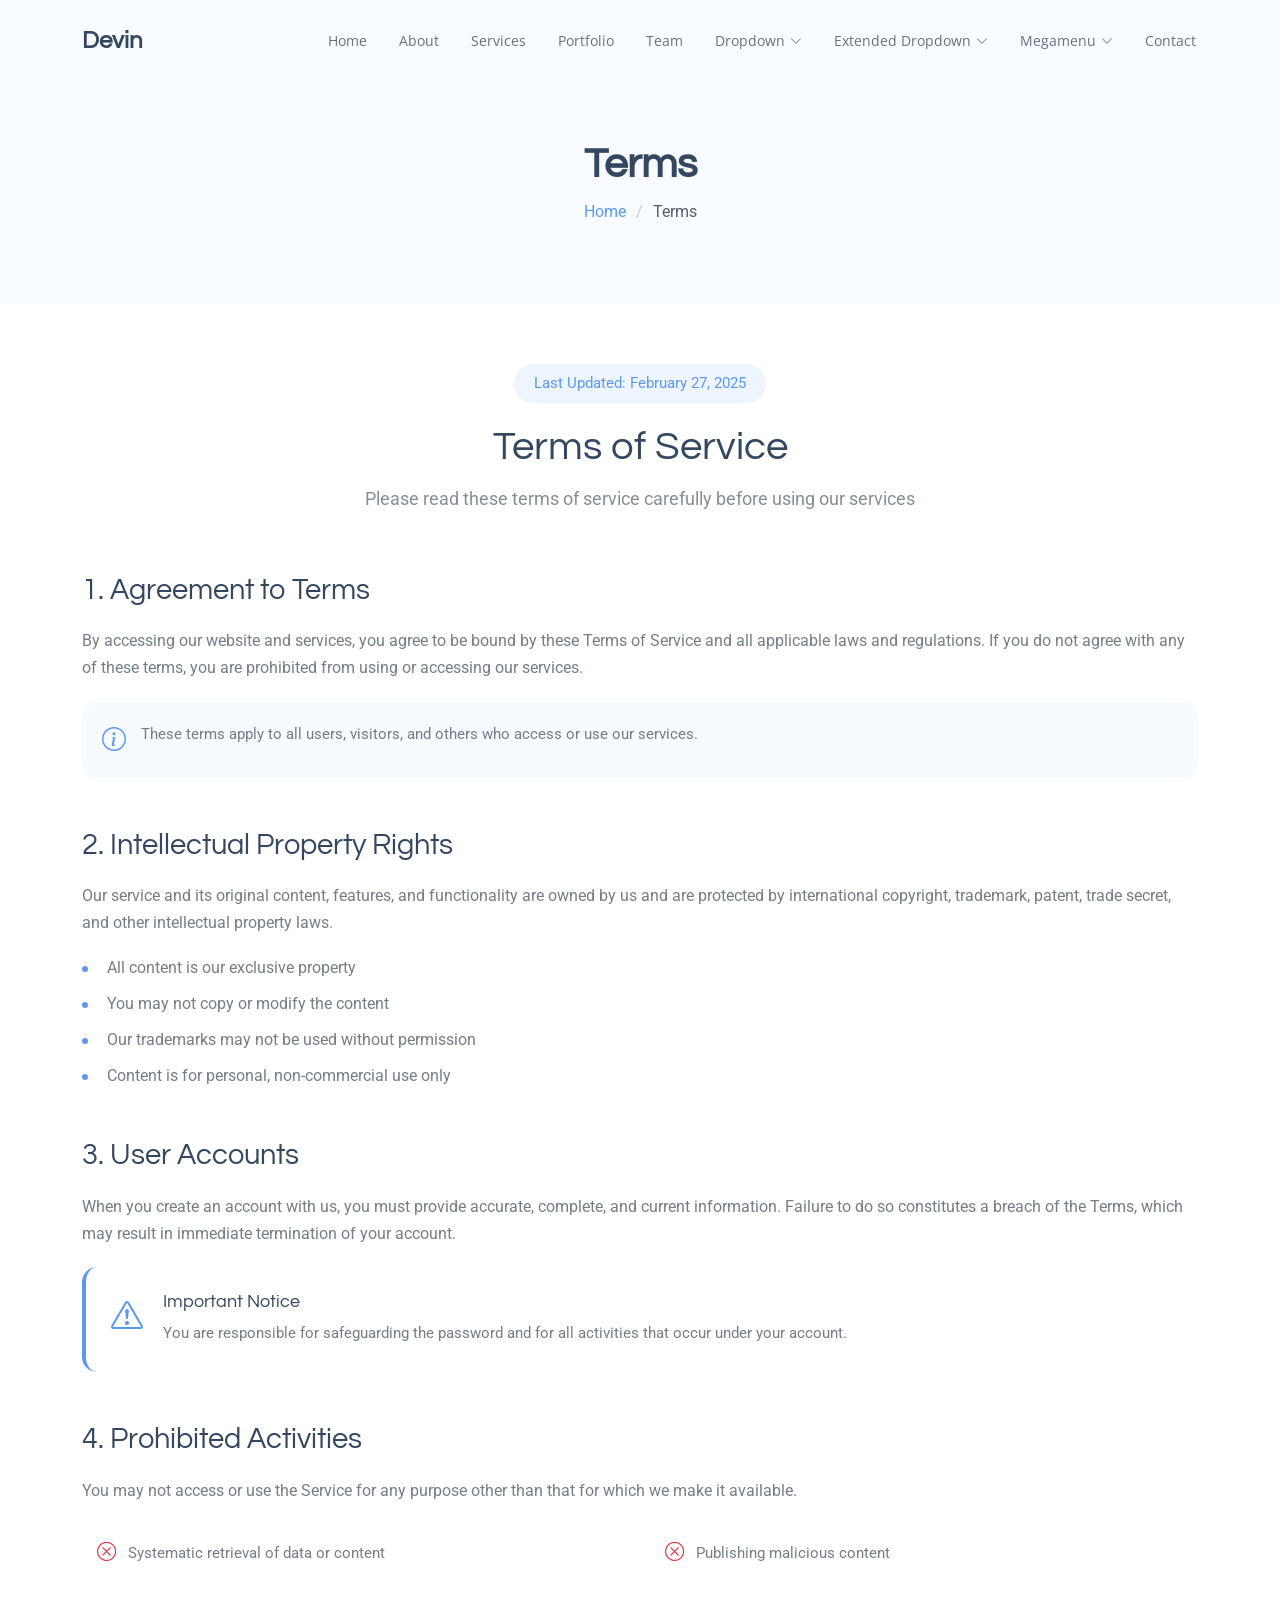
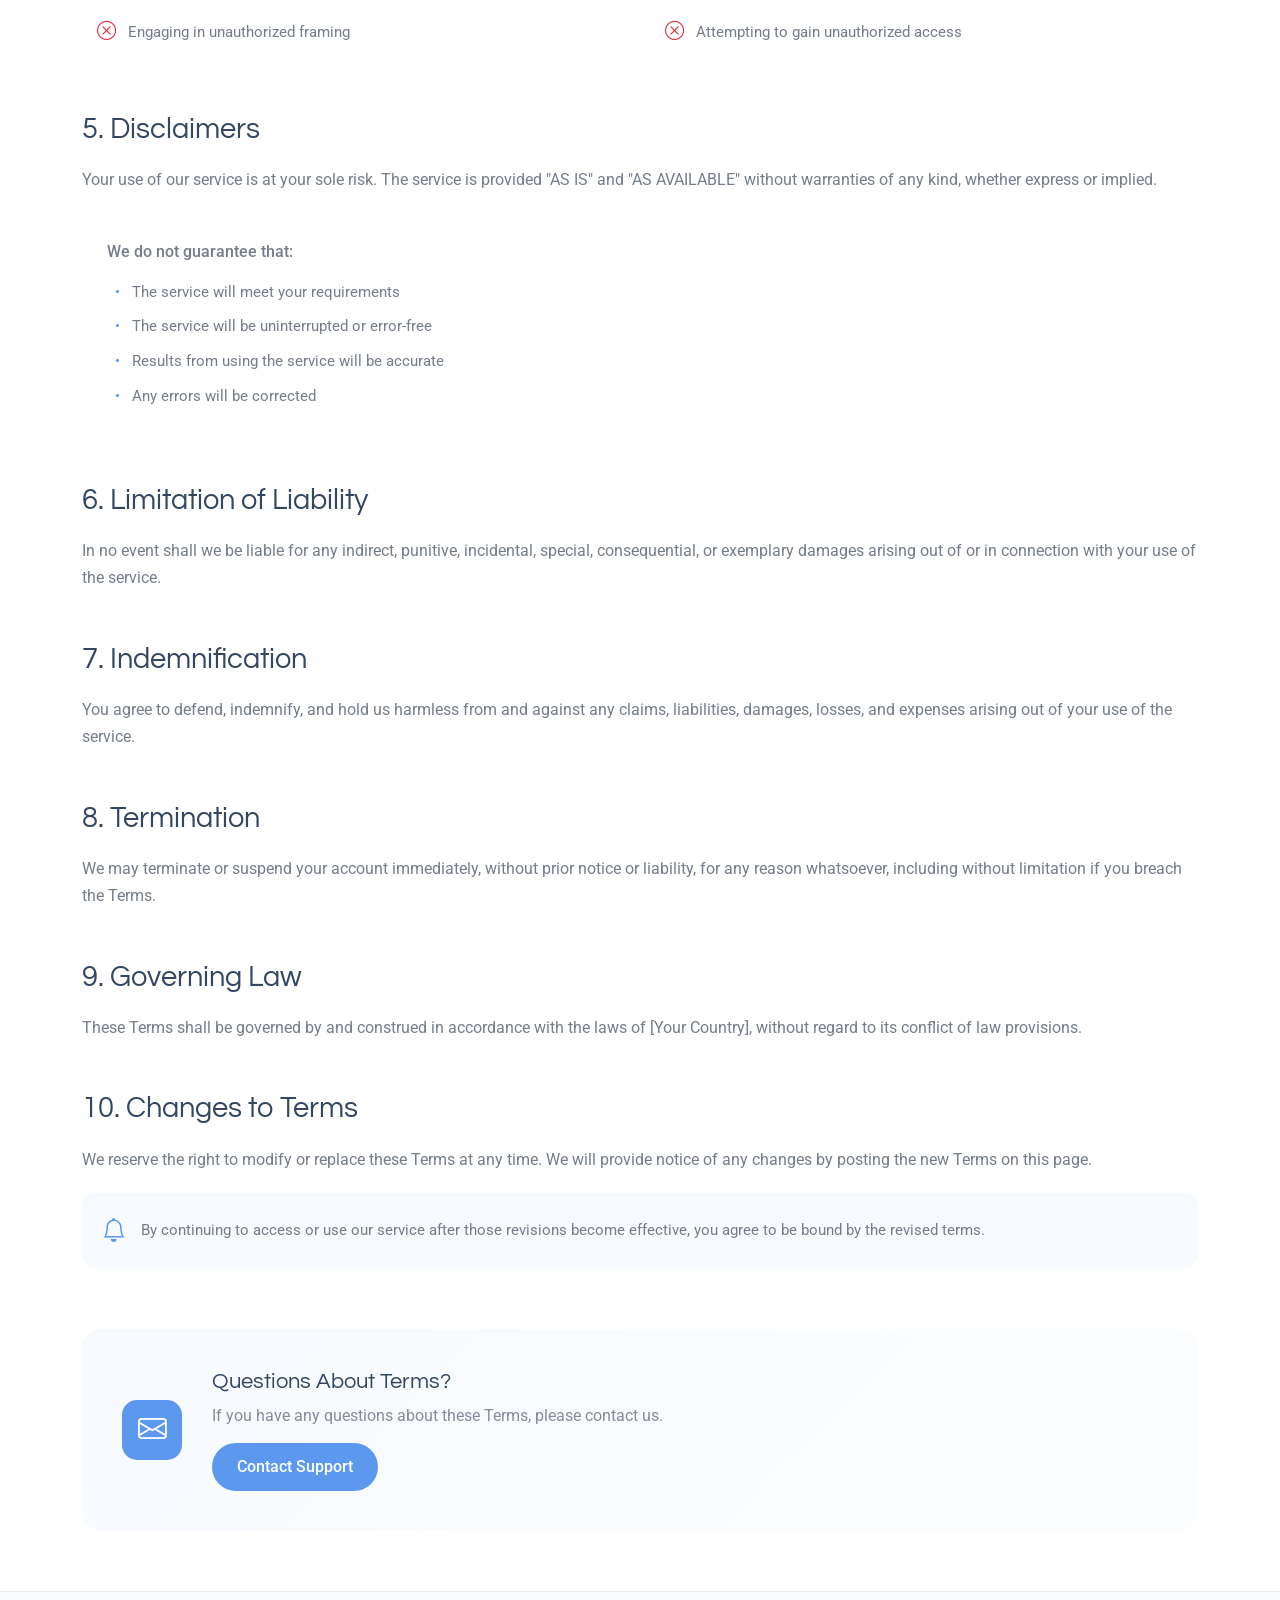
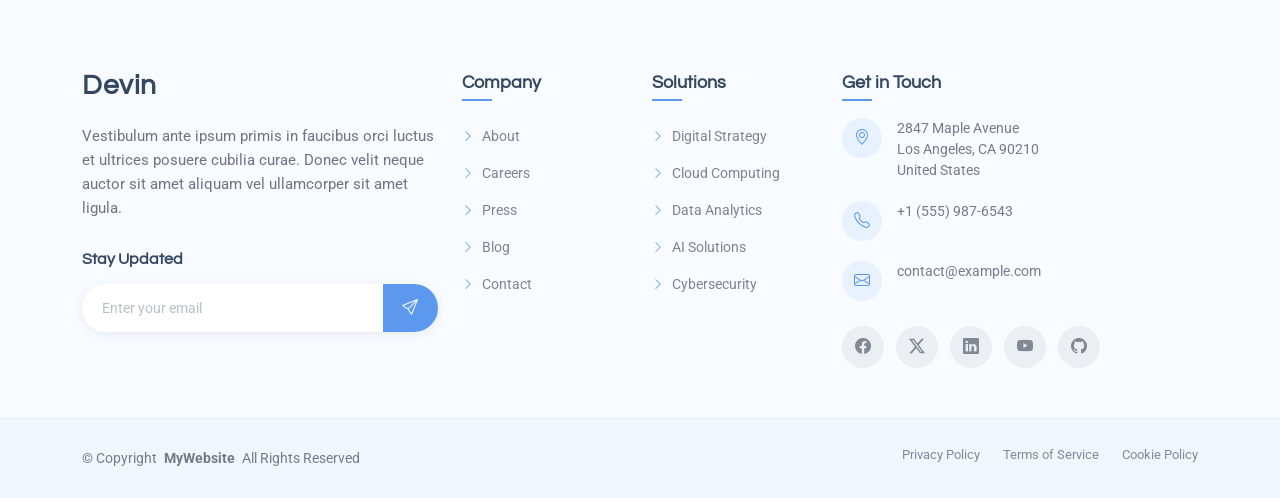
<file: terms.html>
<!DOCTYPE html>
<html lang="en">

<head>
  <meta charset="utf-8">
  <meta content="width=device-width, initial-scale=1.0" name="viewport">
  <title>Terms - Devin Bootstrap Template</title>
  <meta name="description" content="">
  <meta name="keywords" content="">

  <!-- Favicons -->
  <link href="assets/img/favicon.png" rel="icon">
  <link href="assets/img/apple-touch-icon.png" rel="apple-touch-icon">

  <!-- Fonts -->
  <link href="https://fonts.googleapis.com" rel="preconnect">
  <link href="https://fonts.gstatic.com" rel="preconnect" crossorigin>
  <link href="https://fonts.googleapis.com/css2?family=Roboto:ital,wght@0,100;0,300;0,400;0,500;0,700;0,900;1,100;1,300;1,400;1,500;1,700;1,900&family=Open+Sans:ital,wght@0,300;0,400;0,500;0,600;0,700;0,800;1,300;1,400;1,500;1,600;1,700;1,800&family=Questrial:wght@400&display=swap" rel="stylesheet">

  <!-- Vendor CSS Files -->
  <link href="assets/vendor/bootstrap/css/bootstrap.min.css" rel="stylesheet">
  <link href="assets/vendor/bootstrap-icons/bootstrap-icons.css" rel="stylesheet">
  <link href="assets/vendor/glightbox/css/glightbox.min.css" rel="stylesheet">
  <link href="assets/vendor/swiper/swiper-bundle.min.css" rel="stylesheet">

  <!-- Main CSS File -->
  <link href="assets/css/main.css" rel="stylesheet">


</head>

<body class="terms-page">

  <header id="header" class="header d-flex align-items-center fixed-top">
    <div class="container-fluid container-xl position-relative d-flex align-items-center justify-content-between">

      <a href="index.html" class="logo d-flex align-items-center">
        <!-- Uncomment the line below if you also wish to use an image logo -->
        <!-- <img src="assets/img/logo.webp" alt=""> -->
        <h1 class="sitename">Devin</h1>
      </a>

      <nav id="navmenu" class="navmenu">
        <ul>
          <li><a href="#hero">Home</a></li>
          <li><a href="#about">About</a></li>
          <li><a href="#services">Services</a></li>
          <li><a href="#portfolio">Portfolio</a></li>
          <li><a href="#team">Team</a></li>
          <li class="dropdown"><a href="#"><span>Dropdown</span> <i class="bi bi-chevron-down toggle-dropdown"></i></a>
            <ul>
              <li><a href="#">Dropdown 1</a></li>
              <li class="dropdown"><a href="#"><span>Deep Dropdown</span> <i class="bi bi-chevron-down toggle-dropdown"></i></a>
                <ul>
                  <li><a href="#">Deep Dropdown 1</a></li>
                  <li><a href="#">Deep Dropdown 2</a></li>
                  <li><a href="#">Deep Dropdown 3</a></li>
                  <li><a href="#">Deep Dropdown 4</a></li>
                  <li><a href="#">Deep Dropdown 5</a></li>
                </ul>
              </li>
              <li><a href="#">Dropdown 2</a></li>
              <li><a href="#">Dropdown 3</a></li>
              <li><a href="#">Dropdown 4</a></li>
            </ul>
          </li>

          <li class="dropdown extended-dropdown-2"><a href="#"><span>Extended Dropdown</span> <i class="bi bi-chevron-down toggle-dropdown"></i></a>
            <ul>
              <li>
                <a href="#">
                  <div class="menu-item-content">
                    <div class="menu-icon">
                      <i class="bi bi-speedometer2"></i>
                    </div>
                    <div class="menu-text">
                      <span class="menu-title">Analytics Dashboard</span>
                      <span class="menu-description">Track your performance metrics</span>
                    </div>
                  </div>
                  <div class="menu-badge">New</div>
                </a>
              </li>
              <li>
                <a href="#">
                  <div class="menu-item-content">
                    <div class="menu-icon">
                      <i class="bi bi-people"></i>
                    </div>
                    <div class="menu-text">
                      <span class="menu-title">Team Management</span>
                      <span class="menu-description">Manage your team members</span>
                    </div>
                  </div>
                </a>
              </li>
              <li>
                <a href="#">
                  <div class="menu-item-content">
                    <div class="menu-icon">
                      <i class="bi bi-graph-up"></i>
                    </div>
                    <div class="menu-text">
                      <span class="menu-title">Sales Reports</span>
                      <span class="menu-description">Review financial statistics</span>
                    </div>
                  </div>
                  <div class="menu-badge hot">Hot</div>
                </a>
              </li>
              <li>
                <a href="#">
                  <div class="menu-item-content">
                    <div class="menu-icon">
                      <i class="bi bi-shield-lock"></i>
                    </div>
                    <div class="menu-text">
                      <span class="menu-title">Security Center</span>
                      <span class="menu-description">Manage privacy settings</span>
                    </div>
                  </div>
                </a>
              </li>
              <li>
                <a href="#">
                  <div class="menu-item-content">
                    <div class="menu-icon">
                      <i class="bi bi-chat-dots"></i>
                    </div>
                    <div class="menu-text">
                      <span class="menu-title">Message Center</span>
                      <span class="menu-description">Check your notifications</span>
                    </div>
                  </div>
                  <div class="menu-badge updates">5</div>
                </a>
              </li>
            </ul>
          </li>

          <!-- Megamenu 2 -->
          <li class="megamenu-2"><a href="#"><span>Megamenu</span> <i class="bi bi-chevron-down toggle-dropdown"></i></a>

            <!-- Mobile Megamenu -->
            <ul class="mobile-megamenu">

              <li><a href="#">Product Analytics</a></li>
              <li><a href="#">Customer Insights</a></li>
              <li><a href="#">Market Research</a></li>

              <li class="dropdown"><a href="#"><span>Enterprise Software</span> <i class="bi bi-chevron-down toggle-dropdown"></i></a>
                <ul>
                  <li><a href="#">CRM Solutions</a></li>
                  <li><a href="#">ERP Systems</a></li>
                  <li><a href="#">Workflow Automation</a></li>
                  <li><a href="#">Document Management</a></li>
                  <li><a href="#">Business Intelligence</a></li>
                  <li><a href="#">Integration Platform</a></li>
                </ul>
              </li>

              <li class="dropdown"><a href="#"><span>Development Tools</span> <i class="bi bi-chevron-down toggle-dropdown"></i></a>
                <ul>
                  <li><a href="#">Code Editors</a></li>
                  <li><a href="#">Version Control</a></li>
                  <li><a href="#">Testing Frameworks</a></li>
                  <li><a href="#">Deployment Tools</a></li>
                  <li><a href="#">API Management</a></li>
                  <li><a href="#">Performance Monitoring</a></li>
                </ul>
              </li>

              <li class="dropdown"><a href="#"><span>Creative Suite</span> <i class="bi bi-chevron-down toggle-dropdown"></i></a>
                <ul>
                  <li><a href="#">Design Software</a></li>
                  <li><a href="#">Video Editing</a></li>
                  <li><a href="#">Audio Production</a></li>
                  <li><a href="#">Animation Tools</a></li>
                  <li><a href="#">Photo Editing</a></li>
                  <li><a href="#">3D Modeling</a></li>
                </ul>
              </li>

              <li class="dropdown"><a href="#"><span>Resources</span> <i class="bi bi-chevron-down toggle-dropdown"></i></a>
                <ul>
                  <li><a href="#">Documentation</a></li>
                  <li><a href="#">Tutorials</a></li>
                  <li><a href="#">Community</a></li>
                  <li><a href="#">Blog Posts</a></li>
                </ul>
              </li>

            </ul><!-- End Mobile Megamenu -->

            <!-- Desktop Megamenu -->
            <div class="desktop-megamenu">

              <div class="tab-navigation">
                <ul class="nav nav-tabs flex-column" id="7525-megamenu-tabs" role="tablist">
                  <li class="nav-item" role="presentation">
                    <button class="nav-link active" id="7525-tab-1-tab" data-bs-toggle="tab" data-bs-target="#7525-tab-1" type="button" role="tab" aria-controls="7525-tab-1" aria-selected="true">
                      <i class="bi bi-building-gear"></i>
                      <span>Enterprise Software</span>
                    </button>
                  </li>
                  <li class="nav-item" role="presentation">
                    <button class="nav-link" id="7525-tab-2-tab" data-bs-toggle="tab" data-bs-target="#7525-tab-2" type="button" role="tab" aria-controls="7525-tab-2" aria-selected="false">
                      <i class="bi bi-code-slash"></i>
                      <span>Development Tools</span>
                    </button>
                  </li>
                  <li class="nav-item" role="presentation">
                    <button class="nav-link" id="7525-tab-3-tab" data-bs-toggle="tab" data-bs-target="#7525-tab-3" type="button" role="tab" aria-controls="7525-tab-3" aria-selected="false">
                      <i class="bi bi-palette"></i>
                      <span>Creative Suite</span>
                    </button>
                  </li>
                  <li class="nav-item" role="presentation">
                    <button class="nav-link" id="7525-tab-4-tab" data-bs-toggle="tab" data-bs-target="#7525-tab-4" type="button" role="tab" aria-controls="7525-tab-4" aria-selected="false">
                      <i class="bi bi-journal-text"></i>
                      <span>Resources</span>
                    </button>
                  </li>
                </ul>
              </div>

              <div class="tab-content">

                <!-- Enterprise Software Tab -->
                <div class="tab-pane fade show active" id="7525-tab-1" role="tabpanel" aria-labelledby="7525-tab-1-tab">
                  <div class="content-grid">
                    <div class="product-section">
                      <h4>Core Solutions</h4>
                      <div class="product-list">
                        <a href="#" class="product-link">
                          <i class="bi bi-people"></i>
                          <div>
                            <span>CRM Solutions</span>
                            <small>Manage customer relationships effectively</small>
                          </div>
                        </a>
                        <a href="#" class="product-link">
                          <i class="bi bi-diagram-3"></i>
                          <div>
                            <span>ERP Systems</span>
                            <small>Integrate all business processes</small>
                          </div>
                        </a>
                        <a href="#" class="product-link">
                          <i class="bi bi-gear-wide"></i>
                          <div>
                            <span>Workflow Automation</span>
                            <small>Streamline repetitive tasks</small>
                          </div>
                        </a>
                      </div>
                    </div>

                    <div class="product-section">
                      <h4>Data &amp; Analytics</h4>
                      <div class="product-list">
                        <a href="#" class="product-link">
                          <i class="bi bi-file-earmark-text"></i>
                          <div>
                            <span>Document Management</span>
                            <small>Organize and secure documents</small>
                          </div>
                        </a>
                        <a href="#" class="product-link">
                          <i class="bi bi-bar-chart"></i>
                          <div>
                            <span>Business Intelligence</span>
                            <small>Make data-driven decisions</small>
                          </div>
                        </a>
                        <a href="#" class="product-link">
                          <i class="bi bi-share"></i>
                          <div>
                            <span>Integration Platform</span>
                            <small>Connect all your systems</small>
                          </div>
                        </a>
                      </div>
                    </div>
                  </div>

                  <div class="featured-banner">
                    <div class="banner-content">
                      <img src="assets/img/misc/misc-7.webp" alt="Enterprise Solutions" class="banner-image">
                      <div class="banner-info">
                        <h5>Enterprise Package</h5>
                        <p>Comprehensive business management solution with advanced features and 24/7 support.</p>
                        <a href="#" class="cta-btn">Get Started <i class="bi bi-arrow-right"></i></a>
                      </div>
                    </div>
                  </div>
                </div>

                <!-- Development Tools Tab -->
                <div class="tab-pane fade" id="7525-tab-2" role="tabpanel" aria-labelledby="7525-tab-2-tab">
                  <div class="content-grid">
                    <div class="product-section">
                      <h4>Code &amp; Build</h4>
                      <div class="product-list">
                        <a href="#" class="product-link">
                          <i class="bi bi-code-square"></i>
                          <div>
                            <span>Code Editors</span>
                            <small>Advanced development environment</small>
                          </div>
                        </a>
                        <a href="#" class="product-link">
                          <i class="bi bi-git"></i>
                          <div>
                            <span>Version Control</span>
                            <small>Track changes and collaborate</small>
                          </div>
                        </a>
                        <a href="#" class="product-link">
                          <i class="bi bi-check2-square"></i>
                          <div>
                            <span>Testing Frameworks</span>
                            <small>Ensure code quality</small>
                          </div>
                        </a>
                      </div>
                    </div>

                    <div class="product-section">
                      <h4>Deploy &amp; Monitor</h4>
                      <div class="product-list">
                        <a href="#" class="product-link">
                          <i class="bi bi-cloud-upload"></i>
                          <div>
                            <span>Deployment Tools</span>
                            <small>Seamless application deployment</small>
                          </div>
                        </a>
                        <a href="#" class="product-link">
                          <i class="bi bi-api"></i>
                          <div>
                            <span>API Management</span>
                            <small>Design and manage APIs</small>
                          </div>
                        </a>
                        <a href="#" class="product-link">
                          <i class="bi bi-speedometer2"></i>
                          <div>
                            <span>Performance Monitoring</span>
                            <small>Track application performance</small>
                          </div>
                        </a>
                      </div>
                    </div>
                  </div>

                  <div class="featured-banner">
                    <div class="banner-content">
                      <img src="assets/img/misc/misc-12.webp" alt="Development Tools" class="banner-image">
                      <div class="banner-info">
                        <h5>Developer Suite</h5>
                        <p>Complete toolkit for modern development teams with integrated CI/CD pipelines.</p>
                        <a href="#" class="cta-btn">Explore Tools <i class="bi bi-arrow-right"></i></a>
                      </div>
                    </div>
                  </div>
                </div>

                <!-- Creative Suite Tab -->
                <div class="tab-pane fade" id="7525-tab-3" role="tabpanel" aria-labelledby="7525-tab-3-tab">
                  <div class="content-grid">
                    <div class="product-section">
                      <h4>Design &amp; Visual</h4>
                      <div class="product-list">
                        <a href="#" class="product-link">
                          <i class="bi bi-brush"></i>
                          <div>
                            <span>Design Software</span>
                            <small>Professional graphic design tools</small>
                          </div>
                        </a>
                        <a href="#" class="product-link">
                          <i class="bi bi-camera-video"></i>
                          <div>
                            <span>Video Editing</span>
                            <small>Professional video production</small>
                          </div>
                        </a>
                        <a href="#" class="product-link">
                          <i class="bi bi-image"></i>
                          <div>
                            <span>Photo Editing</span>
                            <small>Advanced image manipulation</small>
                          </div>
                        </a>
                      </div>
                    </div>

                    <div class="product-section">
                      <h4>Media Production</h4>
                      <div class="product-list">
                        <a href="#" class="product-link">
                          <i class="bi bi-music-note"></i>
                          <div>
                            <span>Audio Production</span>
                            <small>Professional audio editing</small>
                          </div>
                        </a>
                        <a href="#" class="product-link">
                          <i class="bi bi-play-circle"></i>
                          <div>
                            <span>Animation Tools</span>
                            <small>Create stunning animations</small>
                          </div>
                        </a>
                        <a href="#" class="product-link">
                          <i class="bi bi-box"></i>
                          <div>
                            <span>3D Modeling</span>
                            <small>Advanced 3D design software</small>
                          </div>
                        </a>
                      </div>
                    </div>
                  </div>

                  <div class="featured-banner">
                    <div class="banner-content">
                      <img src="assets/img/misc/misc-5.webp" alt="Creative Suite" class="banner-image">
                      <div class="banner-info">
                        <h5>Creative Pro</h5>
                        <p>Everything you need for creative projects, from concept to final production.</p>
                        <a href="#" class="cta-btn">Start Creating <i class="bi bi-arrow-right"></i></a>
                      </div>
                    </div>
                  </div>
                </div>

                <!-- Resources Tab -->
                <div class="tab-pane fade" id="7525-tab-4" role="tabpanel" aria-labelledby="7525-tab-4-tab">
                  <div class="resources-layout">
                    <div class="resource-categories">
                      <div class="resource-category">
                        <i class="bi bi-book"></i>
                        <h5>Documentation</h5>
                        <p>Comprehensive guides and API references for all our products and services.</p>
                        <a href="#" class="resource-link">Browse Docs <i class="bi bi-arrow-right"></i></a>
                      </div>
                      <div class="resource-category">
                        <i class="bi bi-play-circle"></i>
                        <h5>Video Tutorials</h5>
                        <p>Step-by-step video guides to help you get the most out of our solutions.</p>
                        <a href="#" class="resource-link">Watch Tutorials <i class="bi bi-arrow-right"></i></a>
                      </div>
                      <div class="resource-category">
                        <i class="bi bi-chat-square-dots"></i>
                        <h5>Community Forum</h5>
                        <p>Connect with other users, share tips, and get answers to your questions.</p>
                        <a href="#" class="resource-link">Join Community <i class="bi bi-arrow-right"></i></a>
                      </div>
                      <div class="resource-category">
                        <i class="bi bi-newspaper"></i>
                        <h5>Blog &amp; Articles</h5>
                        <p>Latest insights, best practices, and industry trends from our experts.</p>
                        <a href="#" class="resource-link">Read Blog <i class="bi bi-arrow-right"></i></a>
                      </div>
                    </div>
                  </div>
                </div>

              </div>

            </div><!-- End Desktop Megamenu -->

          </li><!-- End Mega Menu 2 -->

          <li><a href="#contact">Contact</a></li>

        </ul>
        <i class="mobile-nav-toggle d-xl-none bi bi-list"></i>
      </nav>

    </div>
  </header>

  <main class="main">

    <!-- Page Title -->
    <div class="page-title light-background">
      <div class="container">
        <h1>Terms</h1>
        <nav class="breadcrumbs">
          <ol>
            <li><a href="index.html">Home</a></li>
            <li class="current">Terms</li>
          </ol>
        </nav>
      </div>
    </div><!-- End Page Title -->

    <!-- Terms Of Service Section -->
    <section id="terms-of-service" class="terms-of-service section">

      <div class="container">
        <!-- Page Header -->
        <div class="tos-header text-center">
          <span class="last-updated">Last Updated: February 27, 2025</span>
          <h2>Terms of Service</h2>
          <p>Please read these terms of service carefully before using our services</p>
        </div>

        <!-- Content -->
        <div class="tos-content">
          <!-- Agreement Section -->
          <div id="agreement" class="content-section">
            <h3>1. Agreement to Terms</h3>
            <p>By accessing our website and services, you agree to be bound by these Terms of Service and all applicable laws and regulations. If you do not agree with any of these terms, you are prohibited from using or accessing our services.</p>
            <div class="info-box">
              <i class="bi bi-info-circle"></i>
              <p>These terms apply to all users, visitors, and others who access or use our services.</p>
            </div>
          </div>

          <!-- Intellectual Property -->
          <div id="intellectual-property" class="content-section">
            <h3>2. Intellectual Property Rights</h3>
            <p>Our service and its original content, features, and functionality are owned by us and are protected by international copyright, trademark, patent, trade secret, and other intellectual property laws.</p>
            <ul class="list-items">
              <li>All content is our exclusive property</li>
              <li>You may not copy or modify the content</li>
              <li>Our trademarks may not be used without permission</li>
              <li>Content is for personal, non-commercial use only</li>
            </ul>
          </div>

          <!-- User Accounts -->
          <div id="user-accounts" class="content-section">
            <h3>3. User Accounts</h3>
            <p>When you create an account with us, you must provide accurate, complete, and current information. Failure to do so constitutes a breach of the Terms, which may result in immediate termination of your account.</p>
            <div class="alert-box">
              <i class="bi bi-exclamation-triangle"></i>
              <div class="alert-content">
                <h5>Important Notice</h5>
                <p>You are responsible for safeguarding the password and for all activities that occur under your account.</p>
              </div>
            </div>
          </div>

          <!-- Prohibited Activities -->
          <div id="prohibited" class="content-section">
            <h3>4. Prohibited Activities</h3>
            <p>You may not access or use the Service for any purpose other than that for which we make it available.</p>
            <div class="prohibited-list">
              <div class="prohibited-item">
                <i class="bi bi-x-circle"></i>
                <span>Systematic retrieval of data or content</span>
              </div>
              <div class="prohibited-item">
                <i class="bi bi-x-circle"></i>
                <span>Publishing malicious content</span>
              </div>
              <div class="prohibited-item">
                <i class="bi bi-x-circle"></i>
                <span>Engaging in unauthorized framing</span>
              </div>
              <div class="prohibited-item">
                <i class="bi bi-x-circle"></i>
                <span>Attempting to gain unauthorized access</span>
              </div>
            </div>
          </div>

          <!-- Disclaimers -->
          <div id="disclaimer" class="content-section">
            <h3>5. Disclaimers</h3>
            <p>Your use of our service is at your sole risk. The service is provided "AS IS" and "AS AVAILABLE" without warranties of any kind, whether express or implied.</p>
            <div class="disclaimer-box">
              <p>We do not guarantee that:</p>
              <ul>
                <li>The service will meet your requirements</li>
                <li>The service will be uninterrupted or error-free</li>
                <li>Results from using the service will be accurate</li>
                <li>Any errors will be corrected</li>
              </ul>
            </div>
          </div>

          <!-- Limitation of Liability -->
          <div id="limitation" class="content-section">
            <h3>6. Limitation of Liability</h3>
            <p>In no event shall we be liable for any indirect, punitive, incidental, special, consequential, or exemplary damages arising out of or in connection with your use of the service.</p>
          </div>

          <!-- Indemnification -->
          <div id="indemnification" class="content-section">
            <h3>7. Indemnification</h3>
            <p>You agree to defend, indemnify, and hold us harmless from and against any claims, liabilities, damages, losses, and expenses arising out of your use of the service.</p>
          </div>

          <!-- Termination -->
          <div id="termination" class="content-section">
            <h3>8. Termination</h3>
            <p>We may terminate or suspend your account immediately, without prior notice or liability, for any reason whatsoever, including without limitation if you breach the Terms.</p>
          </div>

          <!-- Governing Law -->
          <div id="governing-law" class="content-section">
            <h3>9. Governing Law</h3>
            <p>These Terms shall be governed by and construed in accordance with the laws of [Your Country], without regard to its conflict of law provisions.</p>
          </div>

          <!-- Changes -->
          <div id="changes" class="content-section">
            <h3>10. Changes to Terms</h3>
            <p>We reserve the right to modify or replace these Terms at any time. We will provide notice of any changes by posting the new Terms on this page.</p>
            <div class="notice-box">
              <i class="bi bi-bell"></i>
              <p>By continuing to access or use our service after those revisions become effective, you agree to be bound by the revised terms.</p>
            </div>
          </div>
        </div>

        <!-- Contact Section -->
        <div class="tos-contact">
          <div class="contact-box">
            <div class="contact-icon">
              <i class="bi bi-envelope"></i>
            </div>
            <div class="contact-content">
              <h4>Questions About Terms?</h4>
              <p>If you have any questions about these Terms, please contact us.</p>
              <a href="#" class="contact-link">Contact Support</a>
            </div>
          </div>
        </div>
      </div>

    </section><!-- /Terms Of Service Section -->

  </main>

  <footer id="footer" class="footer position-relative light-background">

    <div class="container">
      <div class="row gy-5">

        <div class="col-lg-4">
          <div class="footer-content">
            <a href="index.html" class="logo d-flex align-items-center mb-4">
              <span class="sitename">Devin</span>
            </a>
            <p class="mb-4">Vestibulum ante ipsum primis in faucibus orci luctus et ultrices posuere cubilia curae. Donec velit neque auctor sit amet aliquam vel ullamcorper sit amet ligula.</p>

            <div class="newsletter-form">
              <h5>Stay Updated</h5>
              <form action="forms/newsletter.php" method="post" class="php-email-form">
                <div class="input-group">
                  <input type="email" name="email" class="form-control" placeholder="Enter your email" required="">
                  <button type="submit" class="btn-subscribe">
                    <i class="bi bi-send"></i>
                  </button>
                </div>
                <div class="loading">Loading</div>
                <div class="error-message"></div>
                <div class="sent-message">Thank you for subscribing!</div>
              </form>
            </div>
          </div>
        </div>

        <div class="col-lg-2 col-6">
          <div class="footer-links">
            <h4>Company</h4>
            <ul>
              <li><a href="#"><i class="bi bi-chevron-right"></i> About</a></li>
              <li><a href="#"><i class="bi bi-chevron-right"></i> Careers</a></li>
              <li><a href="#"><i class="bi bi-chevron-right"></i> Press</a></li>
              <li><a href="#"><i class="bi bi-chevron-right"></i> Blog</a></li>
              <li><a href="#"><i class="bi bi-chevron-right"></i> Contact</a></li>
            </ul>
          </div>
        </div>

        <div class="col-lg-2 col-6">
          <div class="footer-links">
            <h4>Solutions</h4>
            <ul>
              <li><a href="#"><i class="bi bi-chevron-right"></i> Digital Strategy</a></li>
              <li><a href="#"><i class="bi bi-chevron-right"></i> Cloud Computing</a></li>
              <li><a href="#"><i class="bi bi-chevron-right"></i> Data Analytics</a></li>
              <li><a href="#"><i class="bi bi-chevron-right"></i> AI Solutions</a></li>
              <li><a href="#"><i class="bi bi-chevron-right"></i> Cybersecurity</a></li>
            </ul>
          </div>
        </div>

        <div class="col-lg-4">
          <div class="footer-contact">
            <h4>Get in Touch</h4>
            <div class="contact-item">
              <div class="contact-icon">
                <i class="bi bi-geo-alt"></i>
              </div>
              <div class="contact-info">
                <p>2847 Maple Avenue<br>Los Angeles, CA 90210<br>United States</p>
              </div>
            </div>

            <div class="contact-item">
              <div class="contact-icon">
                <i class="bi bi-telephone"></i>
              </div>
              <div class="contact-info">
                <p>+1 (555) 987-6543</p>
              </div>
            </div>

            <div class="contact-item">
              <div class="contact-icon">
                <i class="bi bi-envelope"></i>
              </div>
              <div class="contact-info">
                <p>contact@example.com</p>
              </div>
            </div>

            <div class="social-links">
              <a href="#"><i class="bi bi-facebook"></i></a>
              <a href="#"><i class="bi bi-twitter-x"></i></a>
              <a href="#"><i class="bi bi-linkedin"></i></a>
              <a href="#"><i class="bi bi-youtube"></i></a>
              <a href="#"><i class="bi bi-github"></i></a>
            </div>
          </div>
        </div>

      </div>
    </div>

    <div class="footer-bottom">
      <div class="container">
        <div class="row align-items-center">
          <div class="col-lg-6">
            <div class="copyright">
              <p>© <span>Copyright</span> <strong class="px-1 sitename">MyWebsite</strong> <span>All Rights Reserved</span></p>
            </div>
          </div>
          <div class="col-lg-6">
            <div class="footer-bottom-links">
              <a href="#">Privacy Policy</a>
              <a href="#">Terms of Service</a>
              <a href="#">Cookie Policy</a>
            </div>
            <div class="credits">

            </div>
          </div>
        </div>
      </div>
    </div>

  </footer>

  <!-- Scroll Top -->
  <a href="#" id="scroll-top" class="scroll-top d-flex align-items-center justify-content-center"><i class="bi bi-arrow-up-short"></i></a>

  <!-- Preloader -->
  <div id="preloader"></div>

  <!-- Vendor JS Files -->
  <script src="assets/vendor/bootstrap/js/bootstrap.bundle.min.js"></script>
  <script src="assets/vendor/php-email-form/validate.js"></script>
  <script src="assets/vendor/glightbox/js/glightbox.min.js"></script>
  <script src="assets/vendor/swiper/swiper-bundle.min.js"></script>
  <script src="assets/vendor/purecounter/purecounter_vanilla.js"></script>
  <script src="assets/vendor/imagesloaded/imagesloaded.pkgd.min.js"></script>
  <script src="assets/vendor/isotope-layout/isotope.pkgd.min.js"></script>

  <!-- Main JS File -->
  <script src="assets/js/main.js"></script>

</body>

</html>
</file>
<file: assets/css/main.css>
@charset "UTF-8";

/*--------------------------------------------------------------
# Font & Color Variables
--------------------------------------------------------------*/
/* Fonts */
:root {
  --default-font: "Roboto",  system-ui, -apple-system, "Segoe UI", Roboto, "Helvetica Neue", Arial, "Noto Sans", "Liberation Sans", sans-serif, "Apple Color Emoji", "Segoe UI Emoji", "Segoe UI Symbol", "Noto Color Emoji";
  --heading-font: "Questrial",  sans-serif;
  --nav-font: "Open Sans",  sans-serif;
}

/* Global Colors - The following color variables are used throughout the website. Updating them here will change the color scheme of the entire website */
:root { 
  --background-color: #ffffff; /* Background color for the entire website, including individual sections */
  --default-color: #535d6b; /* Default color used for the majority of the text content across the entire website */
  --heading-color: #344761; /* Color for headings, subheadings and title throughout the website */
  --accent-color: #5c99ee; /* Accent color that represents your brand on the website. It's used for buttons, links, and other elements that need to stand out */
  --surface-color: #ffffff; /* The surface color is used as a background of boxed elements within sections, such as cards, icon boxes, or other elements that require a visual separation from the global background. */
  --contrast-color: #ffffff; /* Contrast color for text, ensuring readability against backgrounds of accent, heading, or default colors. */
}

/* Nav Menu Colors - The following color variables are used specifically for the navigation menu. They are separate from the global colors to allow for more customization options */
:root {
  --nav-color: rgba(83, 93, 107, 0.875);  /* The default color of the main navmenu links */
  --nav-hover-color: #0b1e38; /* Applied to main navmenu links when they are hovered over or active */
  --nav-mobile-background-color: #ffffff; /* Used as the background color for mobile navigation menu */
  --nav-dropdown-background-color: #ffffff; /* Used as the background color for dropdown items that appear when hovering over primary navigation items */
  --nav-dropdown-color: #535d6b; /* Used for navigation links of the dropdown items in the navigation menu. */
  --nav-dropdown-hover-color: #5c99ee; /* Similar to --nav-hover-color, this color is applied to dropdown navigation links when they are hovered over. */
}

/* Color Presets - These classes override global colors when applied to any section or element, providing reuse of the sam color scheme. */

.light-background {
  --background-color: #f8fbff;
  --surface-color: #ffffff;
}

.dark-background {
  --background-color: #060606;
  --default-color: #ffffff;
  --heading-color: #ffffff;
  --surface-color: #252525;
  --contrast-color: #ffffff;
}

/* Smooth scroll */
:root {
  scroll-behavior: smooth;
}

/*--------------------------------------------------------------
# General Styling & Shared Classes
--------------------------------------------------------------*/
body {
  color: var(--default-color);
  background-color: var(--background-color);
  font-family: var(--default-font);
}

a {
  color: var(--accent-color);
  text-decoration: none;
  transition: 0.3s;
}

a:hover {
  color: color-mix(in srgb, var(--accent-color), transparent 25%);
  text-decoration: none;
}

h1,
h2,
h3,
h4,
h5,
h6 {
  color: var(--heading-color);
  font-family: var(--heading-font);
}

/* PHP Email Form Messages
------------------------------*/
.php-email-form .error-message {
  display: none;
  background: #df1529;
  color: #ffffff;
  text-align: left;
  padding: 15px;
  margin-bottom: 24px;
  font-weight: 600;
}

.php-email-form .sent-message {
  display: none;
  color: #ffffff;
  background: #059652;
  text-align: center;
  padding: 15px;
  margin-bottom: 24px;
  font-weight: 600;
}

.php-email-form .loading {
  display: none;
  background: var(--surface-color);
  text-align: center;
  padding: 15px;
  margin-bottom: 24px;
}

.php-email-form .loading:before {
  content: "";
  display: inline-block;
  border-radius: 50%;
  width: 24px;
  height: 24px;
  margin: 0 10px -6px 0;
  border: 3px solid var(--accent-color);
  border-top-color: var(--surface-color);
  animation: php-email-form-loading 1s linear infinite;
}

@keyframes php-email-form-loading {
  0% {
    transform: rotate(0deg);
  }

  100% {
    transform: rotate(360deg);
  }
}

/*--------------------------------------------------------------
# Global Header
--------------------------------------------------------------*/
.header {
  --background-color: rgba(255, 255, 255, 0);
  color: var(--default-color);
  background-color: var(--background-color);
  padding: 15px 0;
  transition: all 0.5s;
  z-index: 997;
}

.header .logo {
  line-height: 1;
}

.header .logo img {
  max-height: 32px;
  margin-right: 8px;
}

.header .logo h1 {
  font-size: 24px;
  margin: 0;
  font-weight: 700;
  color: var(--heading-color);
  line-height: 1;
}

.scrolled .header {
  box-shadow: 0px 0 18px rgba(0, 0, 0, 0.1);
}

/* Global Header on Scroll
------------------------------*/
.scrolled .header {
  --background-color: #ffffff;
}

/*--------------------------------------------------------------
# Navigation Menu
--------------------------------------------------------------*/
/* Desktop Navigation */
@media (min-width: 1200px) {
  .navmenu {
    padding: 0;
  }

  .navmenu ul {
    margin: 0;
    padding: 0;
    display: flex;
    list-style: none;
    align-items: center;
  }

  .navmenu li {
    position: relative;
  }

  .navmenu>ul>li {
    white-space: nowrap;
    padding: 15px 14px;
  }

  .navmenu>ul>li:last-child {
    padding-right: 0;
  }

  .navmenu a,
  .navmenu a:focus {
    color: var(--nav-color);
    font-size: 14px;
    padding: 0 2px;
    font-family: var(--nav-font);
    font-weight: 400;
    display: flex;
    align-items: center;
    justify-content: space-between;
    white-space: nowrap;
    transition: 0.3s;
    position: relative;
  }

  .navmenu a i,
  .navmenu a:focus i {
    font-size: 12px;
    line-height: 0;
    margin-left: 5px;
    transition: 0.3s;
  }

  .navmenu>ul>li>a:before {
    content: "";
    position: absolute;
    height: 1px;
    bottom: -6px;
    left: 0;
    background-color: var(--accent-color);
    visibility: hidden;
    width: 0px;
    transition: all 0.3s ease-in-out 0s;
  }

  .navmenu a:hover:before,
  .navmenu li:hover>a:before,
  .navmenu .active:before {
    visibility: visible;
    width: 100%;
  }

  .navmenu li:hover>a,
  .navmenu .active,
  .navmenu .active:focus {
    color: var(--nav-hover-color);
  }

  .navmenu .dropdown ul {
    margin: 0;
    padding: 10px 0;
    background: var(--nav-dropdown-background-color);
    display: block;
    position: absolute;
    visibility: hidden;
    left: 14px;
    top: 130%;
    opacity: 0;
    transition: 0.3s;
    border-radius: 4px;
    z-index: 99;
    box-shadow: 0px 0px 30px rgba(0, 0, 0, 0.1);
  }

  .navmenu .dropdown ul li {
    min-width: 200px;
  }

  .navmenu .dropdown ul a {
    padding: 10px 20px;
    font-size: 15px;
    text-transform: none;
    color: var(--nav-dropdown-color);
  }

  .navmenu .dropdown ul a i {
    font-size: 12px;
  }

  .navmenu .dropdown ul a:hover,
  .navmenu .dropdown ul .active:hover,
  .navmenu .dropdown ul li:hover>a {
    color: var(--nav-dropdown-hover-color);
  }

  .navmenu .dropdown:hover>ul {
    opacity: 1;
    top: 100%;
    visibility: visible;
  }

  .navmenu .dropdown .dropdown ul {
    top: 0;
    left: -90%;
    visibility: hidden;
  }

  .navmenu .dropdown .dropdown:hover>ul {
    opacity: 1;
    top: 0;
    left: -100%;
    visibility: visible;
  }
}

/* Mobile Navigation */
@media (max-width: 1199px) {
  .mobile-nav-toggle {
    color: var(--nav-color);
    font-size: 28px;
    line-height: 0;
    margin-right: 10px;
    cursor: pointer;
    transition: color 0.3s;
  }

  .navmenu {
    padding: 0;
    z-index: 9997;
  }

  .navmenu ul {
    display: none;
    list-style: none;
    position: absolute;
    inset: 60px 20px 20px 20px;
    padding: 10px 0;
    margin: 0;
    border-radius: 6px;
    background-color: var(--nav-mobile-background-color);
    border: 1px solid color-mix(in srgb, var(--default-color), transparent 90%);
    box-shadow: none;
    overflow-y: auto;
    transition: 0.3s;
    z-index: 9998;
  }

  .navmenu a,
  .navmenu a:focus {
    color: var(--nav-dropdown-color);
    padding: 10px 20px;
    font-family: var(--nav-font);
    font-size: 17px;
    font-weight: 500;
    display: flex;
    align-items: center;
    justify-content: space-between;
    white-space: nowrap;
    transition: 0.3s;
  }

  .navmenu a i,
  .navmenu a:focus i {
    font-size: 12px;
    line-height: 0;
    margin-left: 5px;
    width: 30px;
    height: 30px;
    display: flex;
    align-items: center;
    justify-content: center;
    border-radius: 50%;
    transition: 0.3s;
    background-color: color-mix(in srgb, var(--accent-color), transparent 90%);
  }

  .navmenu a i:hover,
  .navmenu a:focus i:hover {
    background-color: var(--accent-color);
    color: var(--contrast-color);
  }

  .navmenu a:hover,
  .navmenu .active,
  .navmenu .active:focus {
    color: var(--nav-dropdown-hover-color);
  }

  .navmenu .active i,
  .navmenu .active:focus i {
    background-color: var(--accent-color);
    color: var(--contrast-color);
    transform: rotate(180deg);
  }

  .navmenu .dropdown ul {
    position: static;
    display: none;
    z-index: 99;
    padding: 10px 0;
    margin: 10px 20px;
    background-color: var(--nav-dropdown-background-color);
    transition: all 0.5s ease-in-out;
  }

  .navmenu .dropdown ul ul {
    background-color: rgba(33, 37, 41, 0.1);
  }

  .navmenu .dropdown>.dropdown-active {
    display: block;
    background-color: rgba(33, 37, 41, 0.03);
  }

  .mobile-nav-active {
    overflow: hidden;
  }

  .mobile-nav-active .mobile-nav-toggle {
    color: #fff;
    position: absolute;
    font-size: 32px;
    top: 15px;
    right: 15px;
    margin-right: 0;
    z-index: 9999;
  }

  .mobile-nav-active .navmenu {
    position: fixed;
    overflow: hidden;
    inset: 0;
    background: rgba(33, 37, 41, 0.8);
    transition: 0.3s;
  }

  .mobile-nav-active .navmenu>ul {
    display: block;
  }
}

/* Megamenu 2 - Desktop */
@media (min-width: 1200px) {
  .navmenu .megamenu-2 {
    position: static;
    /* Hide Mobile Megamenu in Desktop */
    /* Tab Navigation */
    /* Tab Content */
  }

  .navmenu .megamenu-2 .mobile-megamenu {
    display: none;
  }

  .navmenu .megamenu-2 .desktop-megamenu {
    background-color: var(--nav-dropdown-background-color);
    box-shadow: 0px 5px 20px rgba(0, 0, 0, 0.1);
    position: absolute;
    top: 130%;
    left: 0;
    right: 0;
    visibility: hidden;
    opacity: 0;
    transition: 0.3s;
    border-radius: 6px;
    z-index: 99;
    padding: 0;
    display: flex;
    max-height: 80vh;
    overflow: hidden;
  }

  .navmenu .megamenu-2:hover>.desktop-megamenu {
    opacity: 1;
    top: 100%;
    visibility: visible;
  }

  .navmenu .megamenu-2 .tab-navigation {
    width: 250px;
    background-color: color-mix(in srgb, var(--accent-color), transparent 97%);
    border-right: 1px solid color-mix(in srgb, var(--default-color), transparent 90%);
    padding: 25px 0;
    flex-shrink: 0;
  }

  .navmenu .megamenu-2 .tab-navigation .nav-tabs {
    border: none;
  }

  .navmenu .megamenu-2 .tab-navigation .nav-tabs .nav-item {
    width: 100%;
    padding-left: 10px;
  }

  .navmenu .megamenu-2 .tab-navigation .nav-tabs .nav-item .nav-link {
    display: flex;
    align-items: center;
    gap: 15px;
    padding: 18px 25px;
    border: none;
    width: 100%;
    background: transparent;
    transition: all 0.3s;
    border-left: 3px solid transparent;
    border-radius: 0;
    color: var(--nav-dropdown-color);
  }

  .navmenu .megamenu-2 .tab-navigation .nav-tabs .nav-item .nav-link:hover {
    background-color: color-mix(in srgb, var(--accent-color), transparent 94%);
    padding-left: 30px;
  }

  .navmenu .megamenu-2 .tab-navigation .nav-tabs .nav-item .nav-link.active {
    background-color: var(--surface-color);
    border-left-color: var(--accent-color);
  }

  .navmenu .megamenu-2 .tab-navigation .nav-tabs .nav-item .nav-link.active i {
    color: var(--accent-color);
  }

  .navmenu .megamenu-2 .tab-navigation .nav-tabs .nav-item .nav-link.active span {
    color: var(--accent-color);
    font-weight: 600;
  }

  .navmenu .megamenu-2 .tab-navigation .nav-tabs .nav-item .nav-link i {
    font-size: 20px;
    transition: 0.3s;
    flex-shrink: 0;
  }

  .navmenu .megamenu-2 .tab-navigation .nav-tabs .nav-item .nav-link span {
    font-size: 15px;
    font-weight: 500;
    transition: 0.3s;
  }

  .navmenu .megamenu-2 .tab-content {
    flex: 1;
    padding: 30px;
    overflow-y: auto;
    /* Content Grid Layout */
    /* Featured Banner */
    /* Resources Layout */
  }

  .navmenu .megamenu-2 .tab-content .content-grid {
    display: grid;
    grid-template-columns: 1fr 1fr;
    gap: 40px;
    margin-bottom: 30px;
    align-items: start;
  }

  .navmenu .megamenu-2 .tab-content .content-grid .product-section h4 {
    color: var(--heading-color);
    font-size: 16px;
    font-weight: 600;
    margin-bottom: 20px;
    padding-bottom: 10px;
    border-bottom: 2px solid var(--accent-color);
  }

  .navmenu .megamenu-2 .tab-content .content-grid .product-section .product-list {
    display: flex;
    flex-direction: column;
    gap: 5px;
  }

  .navmenu .megamenu-2 .tab-content .content-grid .product-section .product-list .product-link {
    display: flex;
    align-items: flex-start;
    gap: 12px;
    padding: 12px 15px;
    border-radius: 8px;
    transition: all 0.3s;
    color: var(--nav-dropdown-color);
  }

  .navmenu .megamenu-2 .tab-content .content-grid .product-section .product-list .product-link:hover {
    background-color: color-mix(in srgb, var(--accent-color), transparent 95%);
    transform: translateX(8px);
  }

  .navmenu .megamenu-2 .tab-content .content-grid .product-section .product-list .product-link:hover i {
    color: var(--accent-color);
    transform: scale(1.1);
  }

  .navmenu .megamenu-2 .tab-content .content-grid .product-section .product-list .product-link i {
    color: color-mix(in srgb, var(--nav-dropdown-color), transparent 20%);
    font-size: 18px;
    transition: all 0.3s;
    min-width: 18px;
    flex-shrink: 0;
    margin-top: 1px;
  }

  .navmenu .megamenu-2 .tab-content .content-grid .product-section .product-list .product-link div {
    flex: 1;
    min-width: 0;
  }

  .navmenu .megamenu-2 .tab-content .content-grid .product-section .product-list .product-link div span {
    display: block;
    font-size: 14px;
    font-weight: 500;
    margin-bottom: 2px;
    line-height: 1.3;
  }

  .navmenu .megamenu-2 .tab-content .content-grid .product-section .product-list .product-link div small {
    color: color-mix(in srgb, var(--nav-dropdown-color), transparent 40%);
    font-size: 12px;
    line-height: 1.3;
    display: block;
  }

  .navmenu .megamenu-2 .tab-content .featured-banner {
    background: linear-gradient(135deg, var(--surface-color) 0%, color-mix(in srgb, var(--accent-color), transparent 98%) 100%);
    border-radius: 10px;
    padding: 25px;
    border: 1px solid color-mix(in srgb, var(--accent-color), transparent 90%);
  }

  .navmenu .megamenu-2 .tab-content .featured-banner .banner-content {
    display: flex;
    align-items: center;
    gap: 20px;
  }

  .navmenu .megamenu-2 .tab-content .featured-banner .banner-content .banner-image {
    width: 80px;
    height: 80px;
    object-fit: cover;
    border-radius: 8px;
    flex-shrink: 0;
  }

  .navmenu .megamenu-2 .tab-content .featured-banner .banner-content .banner-info {
    flex: 1;
    min-width: 0;
  }

  .navmenu .megamenu-2 .tab-content .featured-banner .banner-content .banner-info h5 {
    color: var(--heading-color);
    font-size: 16px;
    font-weight: 600;
    margin-bottom: 6px;
    line-height: 1.3;
  }

  .navmenu .megamenu-2 .tab-content .featured-banner .banner-content .banner-info p {
    color: var(--nav-dropdown-color);
    font-size: 13px;
    line-height: 1.5;
    margin-bottom: 15px;
  }

  .navmenu .megamenu-2 .tab-content .featured-banner .banner-content .banner-info .cta-btn {
    color: var(--accent-color);
    font-size: 14px;
    font-weight: 600;
    display: inline-flex;
    align-items: center;
    gap: 6px;
    transition: 0.3s;
  }

  .navmenu .megamenu-2 .tab-content .featured-banner .banner-content .banner-info .cta-btn:hover {
    color: color-mix(in srgb, var(--accent-color), black 15%);
  }

  .navmenu .megamenu-2 .tab-content .featured-banner .banner-content .banner-info .cta-btn:hover i {
    transform: translateX(4px);
  }

  .navmenu .megamenu-2 .tab-content .featured-banner .banner-content .banner-info .cta-btn i {
    transition: 0.3s;
  }

  .navmenu .megamenu-2 .tab-content .resources-layout .resource-categories {
    display: grid;
    grid-template-columns: 1fr 1fr;
    gap: 25px;
    align-items: start;
  }

  .navmenu .megamenu-2 .tab-content .resources-layout .resource-categories .resource-category {
    background-color: var(--surface-color);
    padding: 25px;
    border-radius: 10px;
    border: 1px solid color-mix(in srgb, var(--default-color), transparent 92%);
    transition: all 0.3s;
  }

  .navmenu .megamenu-2 .tab-content .resources-layout .resource-categories .resource-category:hover {
    box-shadow: 0 5px 20px rgba(0, 0, 0, 0.05);
    transform: translateY(-2px);
    border-color: var(--accent-color);
  }

  .navmenu .megamenu-2 .tab-content .resources-layout .resource-categories .resource-category i {
    color: var(--accent-color);
    font-size: 24px;
    margin-bottom: 15px;
    display: block;
  }

  .navmenu .megamenu-2 .tab-content .resources-layout .resource-categories .resource-category h5 {
    color: var(--heading-color);
    font-size: 15px;
    font-weight: 600;
    margin-bottom: 8px;
    line-height: 1.3;
  }

  .navmenu .megamenu-2 .tab-content .resources-layout .resource-categories .resource-category p {
    color: var(--nav-dropdown-color);
    font-size: 13px;
    line-height: 1.5;
    margin-bottom: 15px;
  }

  .navmenu .megamenu-2 .tab-content .resources-layout .resource-categories .resource-category .resource-link {
    color: var(--accent-color);
    font-size: 13px;
    font-weight: 500;
    display: inline-flex;
    align-items: center;
    gap: 5px;
    transition: 0.3s;
  }

  .navmenu .megamenu-2 .tab-content .resources-layout .resource-categories .resource-category .resource-link:hover {
    color: color-mix(in srgb, var(--accent-color), black 15%);
  }

  .navmenu .megamenu-2 .tab-content .resources-layout .resource-categories .resource-category .resource-link:hover i {
    transform: translateX(3px);
  }

  .navmenu .megamenu-2 .tab-content .resources-layout .resource-categories .resource-category .resource-link i {
    transition: 0.3s;
  }
}

/* Megamenu 2 - Mobile */
@media (max-width: 1199px) {
  .navmenu .megamenu-2 {
    /* Hide Desktop Megamenu in Mobile */
  }

  .navmenu .megamenu-2 .desktop-megamenu {
    display: none;
  }

  .navmenu .megamenu-2 .mobile-megamenu {
    position: static;
    display: none;
    z-index: 99;
    padding: 0;
    margin: 10px 20px;
    background-color: var(--nav-dropdown-background-color);
    border: 1px solid color-mix(in srgb, var(--default-color), transparent 90%);
    box-shadow: none;
    transition: all 0.5s ease-in-out;
    border-radius: 6px;
    overflow: hidden;
  }

  .navmenu .megamenu-2 .mobile-megamenu li {
    position: relative;
    border-bottom: 1px solid color-mix(in srgb, var(--default-color), transparent 90%);
  }

  .navmenu .megamenu-2 .mobile-megamenu li:last-child {
    border-bottom: none;
  }

  .navmenu .megamenu-2 .mobile-megamenu li a {
    padding: 14px 18px;
    display: flex;
    align-items: center;
    justify-content: space-between;
    color: var(--nav-dropdown-color);
    font-size: 15px;
    transition: 0.3s;
    font-weight: 500;
  }

  .navmenu .megamenu-2 .mobile-megamenu li a:hover {
    color: var(--nav-dropdown-hover-color);
    background-color: color-mix(in srgb, var(--accent-color), transparent 95%);
  }

  .navmenu .megamenu-2 .mobile-megamenu li ul {
    padding: 0;
    background-color: color-mix(in srgb, var(--default-color), transparent 97%);
  }

  .navmenu .megamenu-2 .mobile-megamenu li ul li a {
    padding-left: 35px;
    font-size: 14px;
    font-weight: 400;
  }

  .navmenu .megamenu-2 .mobile-megamenu.dropdown-active {
    display: block;
  }
}

/* Extended Dropdown 2 - Desktop */
@media (min-width: 1200px) {
  .extended-dropdown-2 ul {
    min-width: 380px;
    padding: 12px;
    border-radius: 14px;
    box-shadow: 0 15px 50px rgba(0, 0, 0, 0.12);
    backdrop-filter: blur(10px);
    background-color: color-mix(in srgb, var(--nav-dropdown-background-color), transparent 5%);
    border: 1px solid color-mix(in srgb, var(--default-color), transparent 90%);
  }

  .extended-dropdown-2 ul li {
    min-width: auto;
    border-bottom: none;
  }

  .extended-dropdown-2 ul li:not(:last-child) {
    margin-bottom: 6px;
  }

  .extended-dropdown-2 ul a {
    padding: 14px;
    display: flex;
    align-items: center;
    justify-content: space-between;
    font-size: 14px;
    color: var(--nav-dropdown-color);
    transition: all 0.25s ease;
    border-radius: 10px;
    background-color: transparent;
    position: relative;
  }

  .extended-dropdown-2 ul a .menu-item-content {
    display: flex;
    align-items: center;
    gap: 14px;
    width: 100%;
  }

  .extended-dropdown-2 ul a .menu-icon {
    width: 42px;
    height: 42px;
    border-radius: 12px;
    display: flex;
    align-items: center;
    justify-content: center;
    transition: all 0.3s ease;
    flex-shrink: 0;
    position: relative;
    z-index: 1;
  }

  .extended-dropdown-2 ul a .menu-icon::before {
    content: "";
    position: absolute;
    top: 0;
    left: 0;
    right: 0;
    bottom: 0;
    border-radius: inherit;
    background: linear-gradient(135deg, var(--accent-color), color-mix(in srgb, var(--accent-color), #7644ff 80%));
    opacity: 0.15;
    z-index: -1;
    transition: all 0.3s ease;
  }

  .extended-dropdown-2 ul a .menu-icon i {
    font-size: 18px;
    color: var(--accent-color);
    margin: 0;
    transition: all 0.3s ease;
  }

  .extended-dropdown-2 ul a .menu-text {
    display: flex;
    flex-direction: column;
    flex: 1;
  }

  .extended-dropdown-2 ul a .menu-text .menu-title {
    font-weight: 600;
    font-size: 15px;
    margin-bottom: 3px;
    color: var(--nav-dropdown-color);
    transition: color 0.3s ease;
  }

  .extended-dropdown-2 ul a .menu-text .menu-description {
    font-size: 13px;
    color: color-mix(in srgb, var(--nav-dropdown-color), transparent 40%);
    font-weight: 400;
    transition: color 0.3s ease;
  }

  .extended-dropdown-2 ul a .menu-badge {
    padding: 4px 10px;
    font-size: 11px;
    font-weight: 600;
    border-radius: 20px;
    letter-spacing: 0.5px;
    text-transform: uppercase;
    background-color: color-mix(in srgb, var(--accent-color), transparent 85%);
    color: var(--accent-color);
    margin-left: 12px;
    flex-shrink: 0;
    transition: all 0.3s ease;
  }

  .extended-dropdown-2 ul a .menu-badge.hot {
    background-color: color-mix(in srgb, #ff5722, transparent 85%);
    color: #ff5722;
  }

  .extended-dropdown-2 ul a .menu-badge.updates {
    background-color: color-mix(in srgb, #4caf50, transparent 85%);
    color: #4caf50;
    min-width: 24px;
    height: 24px;
    display: flex;
    align-items: center;
    justify-content: center;
    padding: 0 8px;
  }

  .extended-dropdown-2 ul a:hover {
    background-color: color-mix(in srgb, var(--accent-color), transparent 95%);
  }

  .extended-dropdown-2 ul a:hover .menu-icon {
    transform: translateY(-2px);
  }

  .extended-dropdown-2 ul a:hover .menu-icon::before {
    opacity: 0, 3;
    box-shadow: 0 6px 15px color-mix(in srgb, var(--accent-color), transparent 75%);
  }

  .extended-dropdown-2 ul a:hover .menu-icon i {
    color: color-mix(in srgb, var(--accent-color), #000000 10%);
  }

  .extended-dropdown-2 ul a:hover .menu-text .menu-title {
    color: var(--nav-dropdown-hover-color);
  }

  .extended-dropdown-2 ul a:hover .menu-text .menu-description {
    color: color-mix(in srgb, var(--nav-dropdown-hover-color), transparent 30%);
  }

  .extended-dropdown-2 ul a:hover .menu-badge {
    transform: scale(1.05);
  }

  .extended-dropdown-2 ul a:hover .menu-badge:not(.hot):not(.updates) {
    background-color: color-mix(in srgb, var(--accent-color), transparent 75%);
  }

  .extended-dropdown-2 ul a:hover .menu-badge.hot {
    background-color: color-mix(in srgb, #ff5722, transparent 75%);
  }

  .extended-dropdown-2 ul a:hover .menu-badge.updates {
    background-color: color-mix(in srgb, #4caf50, transparent 75%);
  }
}

/* Extended Dropdown 2 - Mobile */
@media (max-width: 1199px) {
  .extended-dropdown-2 ul {
    background-color: var(--nav-mobile-background-color);
    border-radius: 10px;
    padding: 10px;
  }

  .extended-dropdown-2 ul li:not(:last-child) {
    margin-bottom: 5px;
  }

  .extended-dropdown-2 ul a {
    padding: 12px;
    border-radius: 8px;
    display: flex;
    align-items: center;
    justify-content: space-between;
  }

  .extended-dropdown-2 ul a .menu-item-content {
    display: flex;
    align-items: center;
    gap: 12px;
    width: 100%;
  }

  .extended-dropdown-2 ul a .menu-icon {
    width: 36px;
    height: 36px;
    border-radius: 10px;
    display: flex;
    align-items: center;
    justify-content: center;
    flex-shrink: 0;
    position: relative;
    z-index: 1;
  }

  .extended-dropdown-2 ul a .menu-icon::before {
    content: "";
    position: absolute;
    top: 0;
    left: 0;
    right: 0;
    bottom: 0;
    border-radius: inherit;
    background: linear-gradient(135deg, var(--accent-color), color-mix(in srgb, var(--accent-color), #7644ff 80%));
    opacity: 0.15;
    z-index: -1;
  }

  .extended-dropdown-2 ul a .menu-icon i {
    font-size: 16px;
    color: var(--accent-color);
    margin: 0;
  }

  .extended-dropdown-2 ul a .menu-text {
    display: flex;
    flex-direction: column;
    flex: 1;
  }

  .extended-dropdown-2 ul a .menu-text .menu-title {
    font-weight: 600;
    font-size: 14px;
    margin-bottom: 2px;
  }

  .extended-dropdown-2 ul a .menu-text .menu-description {
    font-size: 12px;
    color: color-mix(in srgb, var(--nav-dropdown-color), transparent 40%);
  }

  .extended-dropdown-2 ul a .menu-badge {
    padding: 3px 8px;
    font-size: 10px;
    font-weight: 600;
    border-radius: 20px;
    letter-spacing: 0.5px;
    text-transform: uppercase;
    background-color: color-mix(in srgb, var(--accent-color), transparent 85%);
    color: var(--accent-color);
    margin-left: 10px;
    flex-shrink: 0;
  }

  .extended-dropdown-2 ul a .menu-badge.hot {
    background-color: color-mix(in srgb, #ff5722, transparent 85%);
    color: #ff5722;
  }

  .extended-dropdown-2 ul a .menu-badge.updates {
    background-color: color-mix(in srgb, #4caf50, transparent 85%);
    color: #4caf50;
    min-width: 22px;
    height: 22px;
    display: flex;
    align-items: center;
    justify-content: center;
    padding: 0 6px;
  }

  .extended-dropdown-2 ul a:hover,
  .extended-dropdown-2 ul a:active {
    background-color: color-mix(in srgb, var(--accent-color), transparent 95%);
  }

  .extended-dropdown-2 ul a:hover .menu-text .menu-title,
  .extended-dropdown-2 ul a:active .menu-text .menu-title {
    color: var(--nav-dropdown-hover-color);
  }

  .extended-dropdown-2 ul .active {
    background-color: color-mix(in srgb, var(--accent-color), transparent 95%);
  }

  .extended-dropdown-2 ul .active .menu-title {
    color: var(--nav-dropdown-hover-color);
  }
}

/*--------------------------------------------------------------
# Global Footer
--------------------------------------------------------------*/
.footer {
  color: var(--default-color);
  background: var(--background-color);
  font-size: 14px;
  padding: 80px 0 0;
  position: relative;
  border-top: 1px solid color-mix(in srgb, var(--default-color), transparent 90%);
}

.footer .footer-content .logo {
  line-height: 1;
}

.footer .footer-content .logo span {
  color: var(--heading-color);
  font-size: 28px;
  font-weight: 700;
  letter-spacing: 0.5px;
  font-family: var(--heading-font);
}

.footer .footer-content p {
  font-size: 15px;
  line-height: 1.6;
  color: color-mix(in srgb, var(--default-color), transparent 15%);
}

.footer .newsletter-form {
  margin-top: 30px;
}

.footer .newsletter-form h5 {
  color: var(--heading-color);
  font-size: 16px;
  font-weight: 600;
  margin-bottom: 15px;
  font-family: var(--heading-font);
}

.footer .newsletter-form .input-group {
  position: relative;
  display: flex;
  border-radius: 50px;
  overflow: hidden;
  box-shadow: 0 2px 10px color-mix(in srgb, var(--default-color), transparent 90%);
}

.footer .newsletter-form input[type=email] {
  flex: 1;
  padding: 12px 20px;
  border: none;
  background-color: var(--surface-color);
  color: var(--default-color);
  font-size: 14px;
}

.footer .newsletter-form input[type=email]:focus {
  outline: none;
  box-shadow: none;
}

.footer .newsletter-form input[type=email]::placeholder {
  color: color-mix(in srgb, var(--default-color), transparent 60%);
}

.footer .newsletter-form .btn-subscribe {
  background-color: var(--accent-color);
  color: var(--contrast-color);
  border: none;
  padding: 12px 20px;
  cursor: pointer;
  transition: 0.3s;
}

.footer .newsletter-form .btn-subscribe:hover {
  background-color: color-mix(in srgb, var(--accent-color), black 10%);
}

.footer .newsletter-form .btn-subscribe i {
  font-size: 16px;
}

.footer .newsletter-form .loading,
.footer .newsletter-form .error-message,
.footer .newsletter-form .sent-message {
  font-size: 13px;
  margin-top: 8px;
}

.footer h4 {
  color: var(--heading-color);
  font-size: 18px;
  font-weight: 600;
  margin-bottom: 25px;
  position: relative;
  font-family: var(--heading-font);
}

.footer h4:after {
  content: "";
  position: absolute;
  left: 0;
  bottom: -8px;
  width: 30px;
  height: 2px;
  background-color: var(--accent-color);
}

.footer .footer-links ul {
  list-style: none;
  padding: 0;
  margin: 0;
}

.footer .footer-links ul li {
  padding: 8px 0;
  display: flex;
  align-items: center;
  transition: 0.3s;
}

.footer .footer-links ul li:hover {
  transform: translateX(5px);
}

.footer .footer-links ul a {
  color: color-mix(in srgb, var(--default-color), transparent 25%);
  text-decoration: none;
  display: flex;
  align-items: center;
  font-size: 14px;
  transition: 0.3s;
}

.footer .footer-links ul a:hover {
  color: var(--accent-color);
}

.footer .footer-links ul a i {
  margin-right: 8px;
  font-size: 12px;
  color: var(--accent-color);
}

.footer .footer-contact .contact-item {
  display: flex;
  align-items: flex-start;
  margin-bottom: 20px;
}

.footer .footer-contact .contact-item .contact-icon {
  width: 40px;
  height: 40px;
  background-color: color-mix(in srgb, var(--accent-color), transparent 90%);
  border-radius: 50%;
  display: flex;
  align-items: center;
  justify-content: center;
  margin-right: 15px;
  flex-shrink: 0;
}

.footer .footer-contact .contact-item .contact-icon i {
  color: var(--accent-color);
  font-size: 16px;
}

.footer .footer-contact .contact-item .contact-info p {
  margin: 0;
  color: color-mix(in srgb, var(--default-color), transparent 20%);
  font-size: 14px;
  line-height: 1.5;
}

.footer .social-links {
  display: flex;
  gap: 12px;
  margin-top: 25px;
}

.footer .social-links a {
  width: 42px;
  height: 42px;
  background-color: color-mix(in srgb, var(--default-color), transparent 92%);
  color: color-mix(in srgb, var(--default-color), transparent 30%);
  display: flex;
  align-items: center;
  justify-content: center;
  border-radius: 50%;
  transition: 0.3s;
  text-decoration: none;
}

.footer .social-links a:hover {
  background-color: var(--accent-color);
  color: var(--contrast-color);
  transform: translateY(-3px);
}

.footer .social-links a i {
  font-size: 16px;
}

.footer .footer-bottom {
  margin-top: 50px;
  padding: 25px 0;
  background-color: color-mix(in srgb, var(--accent-color), transparent 96%);
  border-top: 1px solid color-mix(in srgb, var(--accent-color), transparent 90%);
}

.footer .footer-bottom .copyright p {
  margin: 0;
  font-size: 14px;
  color: color-mix(in srgb, var(--default-color), transparent 20%);
}

@media (max-width: 991px) {
  .footer .footer-bottom .copyright p {
    text-align: center;
    margin-bottom: 15px;
  }
}

.footer .footer-bottom .footer-bottom-links {
  text-align: right;
  margin-bottom: 8px;
}

@media (max-width: 991px) {
  .footer .footer-bottom .footer-bottom-links {
    text-align: center;
    margin-bottom: 10px;
  }
}

.footer .footer-bottom .footer-bottom-links a {
  color: color-mix(in srgb, var(--default-color), transparent 30%);
  font-size: 13px;
  margin-left: 20px;
  text-decoration: none;
}

.footer .footer-bottom .footer-bottom-links a:first-child {
  margin-left: 0;
}

.footer .footer-bottom .footer-bottom-links a:hover {
  color: var(--accent-color);
}

@media (max-width: 991px) {
  .footer .footer-bottom .footer-bottom-links a {
    margin: 0 10px;
  }
}

.footer .footer-bottom .credits {
  text-align: right;
  font-size: 13px;
  color: color-mix(in srgb, var(--default-color), transparent 40%);
}

@media (max-width: 991px) {
  .footer .footer-bottom .credits {
    text-align: center;
  }
}

.footer .footer-bottom .credits a {
  color: var(--accent-color);
  text-decoration: none;
}

.footer .footer-bottom .credits a:hover {
  text-decoration: underline;
}

@media (max-width: 768px) {
  .footer {
    padding: 60px 0 0;
  }

  .footer .footer-content {
    text-align: center;
    margin-bottom: 40px;
  }

  .footer .footer-links,
  .footer .footer-contact {
    margin-bottom: 40px;
  }
}

input[type=text],
input[type=email],
textarea {
  color: var(--default-color);
  background-color: var(--surface-color);
  font-size: 14px;
  border-color: color-mix(in srgb, var(--default-color), transparent 80%);
}

input[type=text]:focus,
input[type=email]:focus,
textarea:focus {
  border-color: var(--accent-color);
}

input[type=text]::placeholder,
input[type=email]::placeholder,
textarea::placeholder {
  color: color-mix(in srgb, var(--default-color), transparent 70%);
}

/*--------------------------------------------------------------
# Preloader
--------------------------------------------------------------*/
#preloader {
  position: fixed;
  inset: 0;
  z-index: 999999;
  overflow: hidden;
  background: var(--background-color);
  transition: all 0.6s ease-out;
}

#preloader:before {
  content: "";
  position: fixed;
  top: calc(50% - 30px);
  left: calc(50% - 30px);
  border: 6px solid #ffffff;
  border-color: var(--accent-color) transparent var(--accent-color) transparent;
  border-radius: 50%;
  width: 60px;
  height: 60px;
  animation: animate-preloader 1.5s linear infinite;
}

@keyframes animate-preloader {
  0% {
    transform: rotate(0deg);
  }

  100% {
    transform: rotate(360deg);
  }
}

/*--------------------------------------------------------------
# Scroll Top Button
--------------------------------------------------------------*/
.scroll-top {
  position: fixed;
  visibility: hidden;
  opacity: 0;
  right: 15px;
  bottom: 15px;
  z-index: 99999;
  background-color: var(--accent-color);
  width: 40px;
  height: 40px;
  border-radius: 4px;
  transition: all 0.4s;
}

.scroll-top i {
  font-size: 24px;
  color: var(--contrast-color);
  line-height: 0;
}

.scroll-top:hover {
  background-color: color-mix(in srgb, var(--accent-color), transparent 20%);
  color: var(--contrast-color);
}

.scroll-top.active {
  visibility: visible;
  opacity: 1;
}

/*--------------------------------------------------------------
# Global Page Titles & Breadcrumbs
--------------------------------------------------------------*/
.page-title {
  color: var(--default-color);
  background-color: var(--background-color);
  padding: 140px 0 80px 0;
  text-align: center;
  position: relative;
}

.page-title h1 {
  font-size: 42px;
  font-weight: 700;
  margin-bottom: 10px;
}

.page-title .breadcrumbs ol {
  display: flex;
  flex-wrap: wrap;
  list-style: none;
  justify-content: center;
  padding: 0;
  margin: 0;
  font-size: 16px;
  font-weight: 400;
}

.page-title .breadcrumbs ol li+li {
  padding-left: 10px;
}

.page-title .breadcrumbs ol li+li::before {
  content: "/";
  display: inline-block;
  padding-right: 10px;
  color: color-mix(in srgb, var(--default-color), transparent 70%);
}

/*--------------------------------------------------------------
# Global Sections
--------------------------------------------------------------*/
section,
.section {
  color: var(--default-color);
  background-color: var(--background-color);
  padding: 60px 0;
  scroll-margin-top: 80px;
  overflow: clip;
}

@media (max-width: 1199px) {

  section,
  .section {
    scroll-margin-top: 60px;
  }
}

/*--------------------------------------------------------------
# Global Section Titles
--------------------------------------------------------------*/
.section-title {
  text-align: center;
  padding-bottom: 60px;
  position: relative;
}

.section-title h2 {
  font-size: 32px;
  font-weight: 400;
  margin-bottom: 20px;
  padding-bottom: 20px;
  position: relative;
}

.section-title h2:after {
  content: "";
  position: absolute;
  display: block;
  width: 50px;
  height: 3px;
  background: var(--accent-color);
  left: 0;
  right: 0;
  bottom: 0;
  margin: auto;
}

.section-title p {
  margin-bottom: 0;
}

/*--------------------------------------------------------------
# Hero Section
--------------------------------------------------------------*/
.hero {
  position: relative;
  padding: 120px 0 60px 0;
  min-height: 60vh;
  overflow: hidden;
  display: flex;
  align-items: center;
}

.hero::before {
  content: "";
  position: absolute;
  top: 0;
  left: 0;
  right: 0;
  bottom: 0;
  background: linear-gradient(135deg, var(--accent-color) 10%, var(--accent-color) 45%, transparent 45%, transparent 100%);
  opacity: 0.05;
  z-index: 1;
}

.hero .container {
  position: relative;
  z-index: 2;
  padding: 80px 15px;
}

.hero .hero-content {
  padding-right: 30px;
}

@media (max-width: 991px) {
  .hero .hero-content {
    padding-right: 0;
    text-align: center;
    margin-bottom: 50px;
  }
}

.hero .hero-content h1 {
  font-size: 36px;
  font-weight: 700;
  line-height: 1.2;
  margin-bottom: 20px;
}

.hero .hero-content h1 span {
  color: var(--accent-color);
  position: relative;
}

.hero .hero-content h1 span::after {
  content: "";
  position: absolute;
  bottom: -5px;
  left: 0;
  width: 100%;
  height: 3px;
  background: var(--accent-color);
  border-radius: 1px;
  opacity: 0.3;
}

@media (max-width: 768px) {
  .hero .hero-content h1 {
    font-size: 40px;
  }
}

@media (max-width: 576px) {
  .hero .hero-content h1 {
    font-size: 32px;
  }
}

.hero .hero-content p {
  font-size: 16px;
  line-height: 1.6;
  color: color-mix(in srgb, var(--default-color), transparent 25%);
  margin-bottom: 35px;
  max-width: 500px;
}

@media (max-width: 991px) {
  .hero .hero-content p {
    max-width: 100%;
  }
}

@media (max-width: 576px) {
  .hero .hero-content p {
    font-size: 16px;
  }
}

.hero .hero-actions {
  display: flex;
  align-items: center;
  gap: 30px;
}

@media (max-width: 576px) {
  .hero .hero-actions {
    flex-direction: column;
    gap: 20px;
  }
}

.hero .btn-primary {
  background: var(--accent-color);
  color: var(--contrast-color);
  padding: 14px 35px;
  border-radius: 8px;
  font-weight: 500;
  font-size: 12px;
  text-transform: uppercase;
  letter-spacing: 0.8px;
  transition: all 0.3s ease;
  box-shadow: 0 10px 30px color-mix(in srgb, var(--accent-color), transparent 70%);
  border: 2px solid transparent;
}

.hero .btn-primary:hover {
  background: transparent;
  color: var(--accent-color);
  border-color: var(--accent-color);
  box-shadow: 0 15px 40px color-mix(in srgb, var(--accent-color), transparent 80%);
  transform: translateY(-2px);
}

.hero .btn-video {
  color: var(--default-color);
  font-weight: 500;
  font-size: 14px;
  transition: all 0.3s ease;
}

.hero .btn-video i {
  width: 50px;
  height: 50px;
  border-radius: 50%;
  background: var(--accent-color);
  color: var(--contrast-color);
  display: flex;
  align-items: center;
  justify-content: center;
  font-size: 20px;
  margin-right: 15px;
  transition: all 0.3s ease;
  box-shadow: 0 8px 25px color-mix(in srgb, var(--accent-color), transparent 70%);
}

.hero .btn-video:hover {
  color: var(--accent-color);
}

.hero .btn-video:hover i {
  background: color-mix(in srgb, var(--accent-color), transparent 15%);
  box-shadow: 0 12px 35px color-mix(in srgb, var(--accent-color), transparent 60%);
  transform: scale(1.1);
}

.hero .hero-image {
  position: relative;
  text-align: center;
}

@media (max-width: 991px) {
  .hero .hero-image {
    margin-top: 50px;
  }
}

.hero .hero-image::before {
  content: "";
  position: absolute;
  top: 50%;
  left: 50%;
  width: 400px;
  height: 400px;
  background: radial-gradient(circle, color-mix(in srgb, var(--accent-color), transparent 90%) 0%, transparent 70%);
  border-radius: 50%;
  transform: translate(-50%, -50%);
  z-index: -1;
  animation: pulse 4s ease-in-out infinite;
}

@media (max-width: 768px) {
  .hero .hero-image::before {
    width: 300px;
    height: 300px;
  }
}

.hero .floating {
  max-width: 85%;
  height: auto;
  animation: floating 3s ease-in-out infinite;
  filter: drop-shadow(0 20px 40px color-mix(in srgb, var(--default-color), transparent 85%));
}

@media (max-width: 768px) {
  .hero .floating {
    max-width: 90%;
  }
}

@keyframes floating {

  0%,
  100% {
    transform: translateY(0px);
  }

  50% {
    transform: translateY(-20px);
  }
}

@keyframes pulse {

  0%,
  100% {
    transform: translate(-50%, -50%) scale(1);
    opacity: 0.3;
  }

  50% {
    transform: translate(-50%, -50%) scale(1.1);
    opacity: 0.1;
  }
}

/*--------------------------------------------------------------
# Clients Section
--------------------------------------------------------------*/
.clients {
  padding: 40px 0;
}

.clients .swiper-slide img {
  opacity: 0.5;
  transition: 0.3s;
  filter: grayscale(100);
}

.clients .swiper-slide img:hover {
  filter: none;
  opacity: 1;
}

.clients .swiper-wrapper {
  height: auto;
}

.clients .swiper-pagination {
  margin-top: 20px;
  position: relative;
}

.clients .swiper-pagination .swiper-pagination-bullet {
  width: 12px;
  height: 12px;
  opacity: 1;
  background-color: color-mix(in srgb, var(--default-color), transparent 80%);
}

.clients .swiper-pagination .swiper-pagination-bullet-active {
  background-color: var(--accent-color);
}

/*--------------------------------------------------------------
# About Section
--------------------------------------------------------------*/
.about {
  padding-top: 30px;
  padding-bottom: 120px;
}

.about .about-image {
  position: relative;
}

.about .about-image img {
  border-radius: 8px;
  box-shadow: 0 20px 40px rgba(0, 0, 0, 0.08);
  transition: transform 0.3s ease;
}

.about .about-image img:hover {
  transform: translateY(-5px);
}

.about .content {
  padding-left: 60px;
}

@media (max-width: 991px) {
  .about .content {
    padding-left: 0;
    margin-top: 60px;
  }
}

.about .content h2 {
  font-size: 2.5rem;
  font-weight: 300;
  line-height: 1.2;
  margin-bottom: 30px;
  color: var(--heading-color);
}

.about .content .lead {
  font-size: 1.25rem;
  font-weight: 300;
  line-height: 1.8;
  margin-bottom: 40px;
  color: color-mix(in srgb, var(--default-color), transparent 20%);
}

.about .content p {
  font-size: 1rem;
  line-height: 1.8;
  margin-bottom: 20px;
  color: color-mix(in srgb, var(--default-color), transparent 30%);
}

.about .stats-row {
  display: flex;
  gap: 40px;
  margin: 60px 0 40px 0;
  padding: 40px 0;
  border-top: 1px solid color-mix(in srgb, var(--default-color), transparent 90%);
}

@media (max-width: 768px) {
  .about .stats-row {
    flex-direction: column;
    gap: 30px;
  }
}

.about .stats-row .stat-item {
  text-align: center;
}

.about .stats-row .stat-item h3 {
  font-size: 3rem;
  font-weight: 300;
  margin-bottom: 8px;
  color: var(--accent-color);
  line-height: 1;
}

.about .stats-row .stat-item p {
  font-size: 0.9rem;
  font-weight: 500;
  text-transform: uppercase;
  letter-spacing: 1px;
  margin: 0;
  color: color-mix(in srgb, var(--default-color), transparent 40%);
}

.about .cta-wrapper {
  margin-top: 40px;
}

.about .btn-cta {
  display: inline-flex;
  align-items: center;
  gap: 12px;
  background: transparent;
  border: 2px solid var(--accent-color);
  color: var(--accent-color);
  padding: 16px 32px;
  font-size: 1rem;
  font-weight: 500;
  text-decoration: none;
  border-radius: 6px;
  transition: all 0.3s ease;
}

.about .btn-cta:hover {
  background: var(--accent-color);
  color: var(--contrast-color);
  transform: translateY(-2px);
  box-shadow: 0 8px 25px color-mix(in srgb, var(--accent-color), transparent 60%);
}

.about .btn-cta i {
  font-size: 1.125rem;
  transition: transform 0.3s ease;
}

.about .btn-cta:hover i {
  transform: translateX(3px);
}

/*--------------------------------------------------------------
# Services Section
--------------------------------------------------------------*/
.services .service-card {
  background: var(--surface-color);
  border: 1px solid color-mix(in srgb, var(--default-color), transparent 90%);
  border-radius: 12px;
  padding: 32px 24px;
  height: 100%;
  display: flex;
  flex-direction: column;
  transition: all 0.3s ease;
  position: relative;
}

.services .service-card:hover {
  transform: translateY(-4px);
  border-color: color-mix(in srgb, var(--accent-color), transparent 50%);
  box-shadow: 0 8px 32px color-mix(in srgb, var(--default-color), transparent 85%);
}

.services .service-card:hover .service-icon {
  background: var(--accent-color);
  color: var(--contrast-color);
  transform: scale(1.1);
}

.services .service-card:hover .service-link {
  color: var(--accent-color);
}

.services .service-card:hover .service-link i {
  transform: translateX(4px);
}

.services .service-icon {
  width: 64px;
  height: 64px;
  background: color-mix(in srgb, var(--accent-color), transparent 85%);
  color: var(--accent-color);
  border-radius: 50%;
  display: flex;
  align-items: center;
  justify-content: center;
  margin-bottom: 24px;
  transition: all 0.3s ease;
  flex-shrink: 0;
}

.services .service-icon i {
  font-size: 24px;
}

.services h3 {
  font-size: 20px;
  font-weight: 600;
  margin-bottom: 16px;
  line-height: 1.3;
}

.services p {
  flex: 1;
  margin-bottom: 24px;
  line-height: 1.6;
  color: color-mix(in srgb, var(--default-color), transparent 20%);
}

.services .service-link {
  display: flex;
  align-items: center;
  font-weight: 500;
  text-decoration: none;
  color: var(--heading-color);
  transition: all 0.3s ease;
}

.services .service-link i {
  margin-left: 8px;
  font-size: 14px;
  transition: transform 0.3s ease;
}

@media (max-width: 768px) {
  .services .service-card {
    padding: 24px 20px;
  }

  .services .service-icon {
    width: 56px;
    height: 56px;
    margin-bottom: 20px;
  }

  .services .service-icon i {
    font-size: 20px;
  }

  .services h3 {
    font-size: 18px;
    margin-bottom: 12px;
  }

  .services p {
    margin-bottom: 20px;
  }
}

/*--------------------------------------------------------------
# Features Section
--------------------------------------------------------------*/
.features .features-grid {
  display: grid;
  grid-template-columns: repeat(auto-fill, minmax(300px, 1fr));
  gap: 30px;
}

@media (max-width: 768px) {
  .features .features-grid {
    grid-template-columns: 1fr;
  }
}

.features .features-card {
  position: relative;
  background-color: var(--surface-color);
  border-radius: 15px;
  box-shadow: 0 5px 25px rgba(0, 0, 0, 0.05);
  padding: 30px;
  transition: transform 0.3s, box-shadow 0.3s;
  overflow: hidden;
  height: 100%;
  display: flex;
  flex-direction: column;
}

.features .features-card:hover {
  transform: translateY(-10px);
  box-shadow: 0 10px 30px rgba(0, 0, 0, 0.1);
}

.features .features-card:hover .icon-wrapper {
  background-color: var(--accent-color);
  color: var(--contrast-color);
}

.features .features-card .icon-wrapper {
  width: 70px;
  height: 70px;
  background-color: color-mix(in srgb, var(--accent-color), transparent 85%);
  color: var(--accent-color);
  display: flex;
  align-items: center;
  justify-content: center;
  border-radius: 50%;
  margin-bottom: 25px;
  transition: all 0.3s ease;
}

.features .features-card .icon-wrapper i {
  font-size: 32px;
}

.features .features-card h3 {
  font-size: 22px;
  font-weight: 700;
  margin-bottom: 15px;
  color: var(--heading-color);
}

.features .features-card p {
  font-size: 15px;
  margin-bottom: 20px;
  color: color-mix(in srgb, var(--default-color), transparent 20%);
}

.features .features-card .features-list {
  margin-bottom: 25px;
}

.features .features-card .features-list .feature-item {
  display: flex;
  align-items: flex-start;
  margin-bottom: 12px;
}

.features .features-card .features-list .feature-item:last-child {
  margin-bottom: 0;
}

.features .features-card .features-list .feature-item i {
  color: var(--accent-color);
  font-size: 16px;
  margin-right: 10px;
  margin-top: 3px;
}

.features .features-card .features-list .feature-item span {
  font-size: 14px;
  color: color-mix(in srgb, var(--default-color), transparent 10%);
}

.features .features-card .image-container {
  margin-top: auto;
  text-align: center;
}

.features .features-card .image-container img {
  max-height: 180px;
  object-fit: contain;
  transition: transform 0.4s ease;
}

.features .features-card:hover .image-container img {
  transform: scale(1.05);
}

/*--------------------------------------------------------------
# Portfolio Section
--------------------------------------------------------------*/
.portfolio .portfolio-filters-wrapper {
  text-align: center;
  margin-bottom: 80px;
}

.portfolio .portfolio-filters {
  display: inline-flex;
  align-items: center;
  gap: 40px;
  padding: 0;
  margin: 0;
  list-style: none;
  position: relative;
}

.portfolio .portfolio-filters::after {
  content: "";
  position: absolute;
  bottom: -8px;
  left: 0;
  width: 100%;
  height: 1px;
  background: color-mix(in srgb, var(--default-color), transparent 90%);
}

.portfolio .portfolio-filters li {
  position: relative;
  cursor: pointer;
  padding: 12px 0;
  font-size: 15px;
  font-weight: 400;
  color: color-mix(in srgb, var(--default-color), transparent 30%);
  transition: all 0.4s ease-out;
  letter-spacing: 0.5px;
}

.portfolio .portfolio-filters li::after {
  content: "";
  position: absolute;
  bottom: -8px;
  left: 50%;
  width: 0;
  height: 2px;
  background: var(--accent-color);
  transition: all 0.4s ease-out;
  transform: translateX(-50%);
}

.portfolio .portfolio-filters li:hover {
  color: var(--default-color);
}

.portfolio .portfolio-filters li.filter-active {
  color: var(--default-color);
}

.portfolio .portfolio-filters li.filter-active::after {
  width: 100%;
}

@media (max-width: 768px) {
  .portfolio .portfolio-filters {
    flex-wrap: wrap;
    gap: 20px;
    justify-content: center;
  }
}

.portfolio .portfolio-card {
  background: var(--surface-color);
  transition: all 0.4s ease-out;
  overflow: hidden;
}

.portfolio .portfolio-card:hover {
  transform: translateY(-8px);
}

.portfolio .portfolio-card:hover .image-container img {
  transform: scale(1.05);
}

.portfolio .portfolio-card:hover .overlay {
  opacity: 1;
  visibility: visible;
}

.portfolio .portfolio-card:hover .content h3 {
  color: var(--accent-color);
}

.portfolio .image-container {
  position: relative;
  overflow: hidden;
  aspect-ratio: 4/3;
  border-radius: 8px;
}

.portfolio .image-container img {
  width: 100%;
  height: 100%;
  object-fit: cover;
  transition: transform 0.6s ease-out;
}

.portfolio .image-container .overlay {
  position: absolute;
  top: 0;
  left: 0;
  right: 0;
  bottom: 0;
  background: color-mix(in srgb, var(--accent-color), transparent 50%);
  display: flex;
  align-items: center;
  justify-content: center;
  opacity: 0;
  visibility: hidden;
  transition: all 0.4s ease-out;
  backdrop-filter: blur(2px);
}

.portfolio .image-container .overlay-content {
  display: flex;
  gap: 20px;
  transform: translateY(20px);
  transition: transform 0.4s ease-out 0.1s;
}

.portfolio-card:hover .portfolio .image-container .overlay-content {
  transform: translateY(0);
}

.portfolio .image-container .overlay-content a {
  width: 50px;
  height: 50px;
  background: var(--surface-color);
  color: var(--heading-color);
  display: flex;
  align-items: center;
  justify-content: center;
  border-radius: 50%;
  transition: all 0.3s ease;
  font-size: 18px;
}

.portfolio .image-container .overlay-content a:hover {
  background: var(--accent-color);
  color: var(--contrast-color);
  transform: scale(1.1);
}

.portfolio .content {
  padding: 30px 0;
  text-align: center;
}

.portfolio .content h3 {
  font-size: 20px;
  font-weight: 400;
  margin-bottom: 8px;
  transition: color 0.3s ease;
  letter-spacing: 0.5px;
}

.portfolio .content p {
  color: color-mix(in srgb, var(--default-color), transparent 40%);
  font-size: 14px;
  line-height: 1.6;
  margin: 0;
  letter-spacing: 0.3px;
}

@media (min-width: 992px) {
  .portfolio .portfolio-grid {
    grid-template-columns: repeat(3, 1fr);
  }
}

@media (min-width: 1200px) {
  .portfolio .portfolio-grid {
    grid-template-columns: repeat(4, 1fr);
    gap: 50px;
  }
}

/*--------------------------------------------------------------
# How We Work Section
--------------------------------------------------------------*/
.how-we-work {
  padding-top: 60px;
  padding-bottom: 40px;
}

.how-we-work .step-item {
  text-align: center;
  padding: 20px;
  position: relative;
  margin-bottom: 30px;
}

.how-we-work .step-item::after {
  content: "";
  position: absolute;
  top: 45px;
  right: -50%;
  width: 100%;
  height: 2px;
  background: linear-gradient(90deg, color-mix(in srgb, var(--accent-color), transparent 70%) 0%, color-mix(in srgb, var(--accent-color), transparent 90%) 100%);
  z-index: 0;
}

.how-we-work .step-item:last-child::after {
  display: none;
}

.how-we-work .step-circle {
  width: 70px;
  height: 70px;
  background-color: var(--surface-color);
  border: 2px solid color-mix(in srgb, var(--accent-color), transparent 70%);
  border-radius: 50%;
  display: flex;
  align-items: center;
  justify-content: center;
  margin: 0 auto 20px;
  position: relative;
  z-index: 1;
  transition: all 0.3s ease-in-out;
}

.how-we-work .step-circle span {
  font-family: var(--heading-font);
  font-size: 1.5rem;
  font-weight: 600;
  color: var(--accent-color);
  transition: all 0.3s ease-in-out;
}

.how-we-work .step-item:hover .step-circle {
  background-color: var(--accent-color);
  border-color: var(--accent-color);
  transform: scale(1.1);
}

.how-we-work .step-item:hover .step-circle span {
  color: var(--contrast-color);
}

.how-we-work h3 {
  font-size: 1.3rem;
  margin-bottom: 15px;
  font-weight: 600;
  color: var(--heading-color);
}

.how-we-work p {
  color: color-mix(in srgb, var(--default-color), transparent 20%);
  font-size: 0.95rem;
  line-height: 1.6;
  margin-bottom: 0;
}

@media (max-width: 991px) {
  .how-we-work .step-item::after {
    display: none;
  }

  .how-we-work .step-circle {
    width: 60px;
    height: 60px;
  }

  .how-we-work .step-circle span {
    font-size: 1.3rem;
  }

  .how-we-work h3 {
    font-size: 1.2rem;
  }
}

@media (max-width: 767px) {
  .how-we-work .step-circle {
    width: 50px;
    height: 50px;
  }

  .how-we-work .step-circle span {
    font-size: 1.1rem;
  }

  .how-we-work h3 {
    font-size: 1.1rem;
  }

  .how-we-work p {
    font-size: 0.9rem;
  }
}

/*--------------------------------------------------------------
# Tabs Section
--------------------------------------------------------------*/
.tabs .tabs-wrapper {
  max-width: 1100px;
  margin: 0 auto;
}

.tabs .tabs-header {
  margin-bottom: 80px;
}

@media (max-width: 768px) {
  .tabs .tabs-header {
    margin-bottom: 60px;
  }
}

.tabs .tabs-header .nav-tabs {
  border: none;
  justify-content: center;
  gap: 0;
  background: var(--surface-color);
  border-radius: 8px;
  padding: 8px;
  box-shadow: 0 2px 20px color-mix(in srgb, var(--default-color), transparent 94%);
}

@media (max-width: 768px) {
  .tabs .tabs-header .nav-tabs {
    flex-direction: column;
    gap: 4px;
  }
}

.tabs .tabs-header .nav-tabs .nav-item {
  flex: 1;
  cursor: pointer;
}

@media (max-width: 768px) {
  .tabs .tabs-header .nav-tabs .nav-item {
    flex: none;
    width: 100%;
  }
}

.tabs .tabs-header .nav-tabs .nav-link {
  border: none;
  background: transparent;
  padding: 0;
  border-radius: 6px;
  transition: all 0.3s ease;
  position: relative;
  overflow: hidden;
}

.tabs .tabs-header .nav-tabs .nav-link.active {
  background: var(--accent-color);
}

.tabs .tabs-header .nav-tabs .nav-link.active .tab-content-preview .tab-number {
  color: var(--contrast-color);
  background: color-mix(in srgb, var(--contrast-color), transparent 85%);
}

.tabs .tabs-header .nav-tabs .nav-link.active .tab-content-preview .tab-text h6,
.tabs .tabs-header .nav-tabs .nav-link.active .tab-content-preview .tab-text small {
  color: var(--contrast-color);
}

.tabs .tabs-header .nav-tabs .nav-link:hover:not(.active) {
  background: color-mix(in srgb, var(--accent-color), transparent 95%);
}

.tabs .tabs-header .nav-tabs .nav-link:hover:not(.active) .tab-content-preview .tab-number {
  background: color-mix(in srgb, var(--accent-color), transparent 85%);
  color: var(--accent-color);
}

.tabs .tabs-header .nav-tabs .nav-link .tab-content-preview {
  display: flex;
  align-items: center;
  gap: 16px;
  padding: 20px 24px;
}

@media (max-width: 768px) {
  .tabs .tabs-header .nav-tabs .nav-link .tab-content-preview {
    padding: 16px 20px;
    gap: 12px;
  }
}

.tabs .tabs-header .nav-tabs .nav-link .tab-content-preview .tab-number {
  width: 36px;
  height: 36px;
  border-radius: 50%;
  background: color-mix(in srgb, var(--default-color), transparent 92%);
  color: color-mix(in srgb, var(--default-color), transparent 30%);
  display: flex;
  align-items: center;
  justify-content: center;
  font-size: 13px;
  font-weight: 600;
  transition: all 0.3s ease;
  flex-shrink: 0;
}

@media (max-width: 768px) {
  .tabs .tabs-header .nav-tabs .nav-link .tab-content-preview .tab-number {
    width: 32px;
    height: 32px;
    font-size: 12px;
  }
}

.tabs .tabs-header .nav-tabs .nav-link .tab-content-preview .tab-text {
  text-align: left;
}

@media (max-width: 768px) {
  .tabs .tabs-header .nav-tabs .nav-link .tab-content-preview .tab-text {
    flex: 1;
  }
}

.tabs .tabs-header .nav-tabs .nav-link .tab-content-preview .tab-text h6 {
  margin: 0 0 2px 0;
  font-size: 14px;
  font-weight: 500;
  color: var(--heading-color);
  transition: all 0.3s ease;
}

@media (max-width: 768px) {
  .tabs .tabs-header .nav-tabs .nav-link .tab-content-preview .tab-text h6 {
    font-size: 13px;
  }
}

.tabs .tabs-header .nav-tabs .nav-link .tab-content-preview .tab-text small {
  font-size: 11px;
  color: color-mix(in srgb, var(--default-color), transparent 40%);
  transition: all 0.3s ease;
  display: block;
  line-height: 1;
}

.tabs .tab-content .tab-pane {
  animation: fadeInContent 0.5s ease-in-out;
}

.tabs .tab-content .content-area {
  padding-right: 40px;
}

@media (max-width: 992px) {
  .tabs .tab-content .content-area {
    padding-right: 0;
    margin-bottom: 50px;
  }
}

.tabs .tab-content .content-area .content-badge {
  display: inline-flex;
  align-items: center;
  gap: 8px;
  background: color-mix(in srgb, var(--accent-color), transparent 92%);
  color: var(--accent-color);
  padding: 8px 16px;
  border-radius: 50px;
  font-size: 12px;
  font-weight: 500;
  margin-bottom: 24px;
}

.tabs .tab-content .content-area .content-badge i {
  font-size: 14px;
}

.tabs .tab-content .content-area h3 {
  font-size: 36px;
  font-weight: 300;
  line-height: 1.2;
  margin-bottom: 24px;
}

@media (max-width: 768px) {
  .tabs .tab-content .content-area h3 {
    font-size: 28px;
  }
}

@media (max-width: 576px) {
  .tabs .tab-content .content-area h3 {
    font-size: 24px;
  }
}

.tabs .tab-content .content-area p {
  font-size: 16px;
  line-height: 1.7;
  color: color-mix(in srgb, var(--default-color), transparent 25%);
  margin-bottom: 40px;
}

@media (max-width: 768px) {
  .tabs .tab-content .content-area p {
    font-size: 15px;
  }
}

.tabs .tab-content .content-area .highlight-stats {
  display: flex;
  gap: 40px;
  margin-bottom: 40px;
}

@media (max-width: 576px) {
  .tabs .tab-content .content-area .highlight-stats {
    gap: 24px;
  }
}

.tabs .tab-content .content-area .highlight-stats .stat-item .stat-value {
  display: block;
  font-size: 28px;
  font-weight: 300;
  color: var(--accent-color);
  line-height: 1;
  margin-bottom: 4px;
}

@media (max-width: 768px) {
  .tabs .tab-content .content-area .highlight-stats .stat-item .stat-value {
    font-size: 24px;
  }
}

.tabs .tab-content .content-area .highlight-stats .stat-item .stat-label {
  font-size: 12px;
  color: color-mix(in srgb, var(--default-color), transparent 40%);
  text-transform: uppercase;
  letter-spacing: 0.5px;
}

.tabs .tab-content .content-area .feature-points {
  margin-bottom: 40px;
}

.tabs .tab-content .content-area .feature-points .point-item {
  display: flex;
  align-items: flex-start;
  gap: 12px;
  margin-bottom: 16px;
}

.tabs .tab-content .content-area .feature-points .point-item:last-child {
  margin-bottom: 0;
}

.tabs .tab-content .content-area .feature-points .point-item i {
  font-size: 12px;
  color: var(--accent-color);
  margin-top: 4px;
  flex-shrink: 0;
}

.tabs .tab-content .content-area .feature-points .point-item span {
  font-size: 14px;
  line-height: 1.6;
  color: var(--default-color);
}

.tabs .tab-content .content-area .explore-link {
  display: inline-flex;
  align-items: center;
  gap: 8px;
  color: var(--accent-color);
  text-decoration: none;
  font-size: 14px;
  font-weight: 500;
  transition: all 0.3s ease;
}

.tabs .tab-content .content-area .explore-link:hover {
  gap: 12px;
  color: var(--accent-color);
}

.tabs .tab-content .content-area .explore-link:hover i {
  transform: translate(2px, -2px);
}

.tabs .tab-content .content-area .explore-link i {
  font-size: 16px;
  transition: all 0.3s ease;
}

.tabs .tab-content .visual-content {
  position: relative;
  padding-left: 40px;
}

@media (max-width: 992px) {
  .tabs .tab-content .visual-content {
    padding-left: 0;
  }
}

.tabs .tab-content .visual-content img {
  width: 100%;
  border-radius: 8px;
}

.tabs .tab-content .visual-content .floating-element {
  position: absolute;
  bottom: 20px;
  right: 20px;
}

@media (max-width: 768px) {
  .tabs .tab-content .visual-content .floating-element {
    bottom: 15px;
    right: 15px;
  }
}

.tabs .tab-content .visual-content .floating-element .floating-card {
  background: var(--surface-color);
  backdrop-filter: blur(10px);
  border-radius: 12px;
  padding: 16px 20px;
  display: flex;
  align-items: center;
  gap: 12px;
  box-shadow: 0 8px 30px color-mix(in srgb, var(--default-color), transparent 85%);
  border: 1px solid color-mix(in srgb, var(--default-color), transparent 90%);
  animation: floatAnimation 3s ease-in-out infinite;
}

@media (max-width: 768px) {
  .tabs .tab-content .visual-content .floating-element .floating-card {
    padding: 12px 16px;
    gap: 10px;
  }
}

.tabs .tab-content .visual-content .floating-element .floating-card i {
  font-size: 20px;
  color: var(--accent-color);
}

@media (max-width: 768px) {
  .tabs .tab-content .visual-content .floating-element .floating-card i {
    font-size: 18px;
  }
}

.tabs .tab-content .visual-content .floating-element .floating-card .card-info span {
  display: block;
  font-size: 10px;
  color: color-mix(in srgb, var(--default-color), transparent 40%);
  text-transform: uppercase;
  letter-spacing: 0.5px;
  margin-bottom: 2px;
}

.tabs .tab-content .visual-content .floating-element .floating-card .card-info strong {
  display: block;
  font-size: 13px;
  font-weight: 600;
  color: var(--heading-color);
}

@media (max-width: 768px) {
  .tabs .tab-content .visual-content .floating-element .floating-card .card-info strong {
    font-size: 12px;
  }
}

@keyframes fadeInContent {
  from {
    opacity: 0;
    transform: translateY(20px);
  }

  to {
    opacity: 1;
    transform: translateY(0);
  }
}

@keyframes floatAnimation {

  0%,
  100% {
    transform: translateY(0px);
  }

  50% {
    transform: translateY(-8px);
  }
}

/*--------------------------------------------------------------
# Testimonials Section
--------------------------------------------------------------*/
.testimonials {
  position: relative;
  overflow: hidden;
  /* Swiper Navigation */
  /* Swiper Pagination */
  /* Responsive Styles */
}

.testimonials .testimonial-slider {
  position: relative;
  padding-bottom: 50px;
}

.testimonials .testimonial-slider .swiper-wrapper {
  height: auto !important;
}

.testimonials .testimonial-item {
  background: linear-gradient(135deg, var(--surface-color) 0%, color-mix(in srgb, var(--surface-color), var(--accent-color) 2%) 100%);
  border-radius: 20px;
  padding: 0;
  height: 100%;
  border: 1px solid color-mix(in srgb, var(--default-color), transparent 90%);
  transition: all 0.4s ease;
  overflow: hidden;
  position: relative;
}

.testimonials .testimonial-item::before {
  content: "";
  position: absolute;
  top: 0;
  left: 0;
  right: 0;
  height: 4px;
  background: linear-gradient(90deg, var(--accent-color), color-mix(in srgb, var(--accent-color), var(--heading-color) 30%));
  transform: scaleX(0);
  transform-origin: left;
  transition: transform 0.4s ease;
}

.testimonials .testimonial-item:hover {
  border-color: var(--accent-color);
}

.testimonials .testimonial-item:hover::before {
  transform: scaleX(1);
}

.testimonials .testimonial-item:hover .testimonial-header img {
  transform: scale(1.05);
}

.testimonials .testimonial-item:hover .quote-icon {
  color: var(--accent-color);
  transform: scale(1.1);
}

.testimonials .testimonial-header {
  position: relative;
  text-align: center;
  padding: 30px 30px 20px;
  background: linear-gradient(135deg, color-mix(in srgb, var(--surface-color), var(--accent-color) 3%) 0%, var(--surface-color) 100%);
}

.testimonials .testimonial-header img {
  width: 80px;
  height: 80px;
  border-radius: 50%;
  object-fit: cover;
  border: 4px solid color-mix(in srgb, var(--accent-color), transparent 70%);
  margin-bottom: 15px;
  transition: all 0.3s ease;
  box-shadow: 0 5px 15px rgba(0, 0, 0, 0.1);
}

.testimonials .testimonial-header .rating {
  display: flex;
  justify-content: center;
  gap: 3px;
}

.testimonials .testimonial-header .rating i {
  color: #ffc107;
  font-size: 0.9rem;
}

.testimonials .testimonial-body {
  padding: 0 30px 20px;
}

.testimonials .testimonial-body p {
  font-size: 1rem;
  line-height: 1.6;
  color: color-mix(in srgb, var(--default-color), transparent 20%);
  margin: 0;
  font-style: italic;
  text-align: center;
  position: relative;
}

.testimonials .testimonial-body p::before,
.testimonials .testimonial-body p::after {
  content: '"';
  font-size: 1.5rem;
  color: var(--accent-color);
  opacity: 0.6;
  font-family: serif;
  position: absolute;
}

.testimonials .testimonial-body p::before {
  top: -5px;
  left: -10px;
}

.testimonials .testimonial-body p::after {
  bottom: -20px;
  right: -5px;
}

.testimonials .testimonial-footer {
  padding: 20px 30px 30px;
  text-align: center;
  position: relative;
}

.testimonials .testimonial-footer h5 {
  font-size: 1.1rem;
  font-weight: 600;
  color: var(--heading-color);
  margin: 0 0 5px;
}

.testimonials .testimonial-footer span {
  font-size: 0.85rem;
  color: color-mix(in srgb, var(--default-color), transparent 40%);
  display: block;
  margin-bottom: 15px;
}

.testimonials .testimonial-footer .quote-icon {
  position: absolute;
  bottom: 15px;
  right: 25px;
  color: color-mix(in srgb, var(--accent-color), transparent 60%);
  font-size: 1.5rem;
  transition: all 0.3s ease;
}

.testimonials .swiper-navigation {
  position: relative;
  margin-top: 25px;
  display: flex;
  justify-content: flex-end;
}

.testimonials .swiper-button-prev,
.testimonials .swiper-button-next {
  position: static;
  width: 45px;
  height: 45px;
  margin: 0 10px;
  background: var(--accent-color);
  border-radius: 50%;
  color: var(--contrast-color);
  font-size: 16px;
  transition: all 0.3s ease;
  display: inline-flex;
  align-items: center;
  justify-content: center;
  box-shadow: 0 4px 15px rgba(0, 0, 0, 0.1);
}

.testimonials .swiper-button-prev:hover,
.testimonials .swiper-button-next:hover {
  background: color-mix(in srgb, var(--accent-color), var(--heading-color) 20%);
  transform: scale(1.05);
}

.testimonials .swiper-button-prev::after,
.testimonials .swiper-button-next::after {
  font-size: 16px;
  font-weight: 600;
}

.testimonials .swiper-pagination {
  position: static;
  margin-top: 30px;
  text-align: center;
}

.testimonials .swiper-pagination .swiper-pagination-bullet {
  width: 12px;
  height: 12px;
  background: color-mix(in srgb, var(--default-color), transparent 70%);
  opacity: 1;
  margin: 0 6px;
  transition: all 0.3s ease;
}

.testimonials .swiper-pagination .swiper-pagination-bullet.swiper-pagination-bullet-active {
  background: var(--accent-color);
  transform: scale(1.2);
}

@media (max-width: 1199px) {
  .testimonials .testimonial-item .testimonial-header {
    padding: 25px 25px 15px;
  }

  .testimonials .testimonial-item .testimonial-header img {
    width: 70px;
    height: 70px;
  }

  .testimonials .testimonial-item .testimonial-body,
  .testimonials .testimonial-item .testimonial-footer {
    padding-left: 25px;
    padding-right: 25px;
  }
}

@media (max-width: 991px) {
  .testimonials .testimonial-item {
    margin-bottom: 30px;
  }
}

@media (max-width: 767px) {
  .testimonials .testimonial-item .testimonial-header {
    padding: 20px 20px 10px;
  }

  .testimonials .testimonial-item .testimonial-header img {
    width: 60px;
    height: 60px;
  }

  .testimonials .testimonial-item .testimonial-header .rating i {
    font-size: 0.8rem;
  }

  .testimonials .testimonial-item .testimonial-body {
    padding: 0 20px 15px;
  }

  .testimonials .testimonial-item .testimonial-body p {
    font-size: 0.95rem;
  }

  .testimonials .testimonial-item .testimonial-footer {
    padding: 15px 20px 20px;
  }

  .testimonials .testimonial-item .testimonial-footer h5 {
    font-size: 1rem;
  }

  .testimonials .testimonial-item .testimonial-footer span {
    font-size: 0.8rem;
  }

  .testimonials .testimonial-item .testimonial-footer .quote-icon {
    font-size: 1.3rem;
    bottom: 10px;
    right: 15px;
  }

  .testimonials .swiper-button-prev,
  .testimonials .swiper-button-next {
    width: 40px;
    height: 40px;
    font-size: 14px;
  }

  .testimonials .swiper-button-prev::after,
  .testimonials .swiper-button-next::after {
    font-size: 14px;
  }
}

@media (max-width: 575px) {
  .testimonials .testimonial-slider {
    padding-bottom: 30px;
  }

  .testimonials .testimonial-item .testimonial-header {
    padding: 15px 15px 10px;
  }

  .testimonials .testimonial-item .testimonial-header img {
    width: 55px;
    height: 55px;
  }

  .testimonials .testimonial-item .testimonial-body {
    padding: 0 15px 10px;
  }

  .testimonials .testimonial-item .testimonial-body p {
    font-size: 0.9rem;
  }

  .testimonials .testimonial-item .testimonial-footer {
    padding: 10px 15px 15px;
  }

  .testimonials .testimonial-item .testimonial-footer h5 {
    font-size: 0.95rem;
  }

  .testimonials .testimonial-item .testimonial-footer .quote-icon {
    font-size: 1.2rem;
  }

  .testimonials .swiper-navigation {
    margin-top: 10px;
  }
}

/*--------------------------------------------------------------
# Pricing Section
--------------------------------------------------------------*/
.pricing .pricing-card {
  background-color: var(--surface-color);
  border: 1px solid color-mix(in srgb, var(--default-color), transparent 90%);
  border-radius: 8px;
  padding: 2.5rem 2rem;
  height: 100%;
  position: relative;
  transition: all 0.3s ease;
}

.pricing .pricing-card:hover {
  transform: translateY(-5px);
  box-shadow: 0 10px 40px color-mix(in srgb, var(--default-color), transparent 85%);
}

.pricing .pricing-card.featured {
  border-color: var(--accent-color);
  transform: scale(1.02);
}

.pricing .pricing-card.featured:hover {
  transform: scale(1.02) translateY(-5px);
}

.pricing .pricing-card.featured .featured-badge {
  position: absolute;
  top: -1px;
  left: 50%;
  transform: translateX(-50%);
  background-color: var(--accent-color);
  color: var(--contrast-color);
  padding: 0.5rem 1.25rem;
  border-radius: 0 0 8px 8px;
  font-size: 0.8rem;
  font-weight: 600;
  letter-spacing: 0.02em;
}

.pricing .pricing-card .plan-header {
  text-align: center;
  margin-bottom: 2.5rem;
}

.pricing .pricing-card .plan-header .plan-name {
  font-size: 1.5rem;
  font-weight: 400;
  color: var(--heading-color);
  margin-bottom: 0.75rem;
  letter-spacing: -0.01em;
}

.pricing .pricing-card .plan-header .plan-description {
  font-size: 0.95rem;
  color: color-mix(in srgb, var(--default-color), transparent 30%);
  line-height: 1.6;
  margin-bottom: 0;
}

.pricing .pricing-card .pricing-display {
  text-align: center;
  margin-bottom: 2.5rem;
}

.pricing .pricing-card .pricing-display .price {
  display: flex;
  align-items: baseline;
  justify-content: center;
  gap: 0.25rem;
}

.pricing .pricing-card .pricing-display .price .currency {
  font-size: 1.25rem;
  color: color-mix(in srgb, var(--default-color), transparent 40%);
  font-weight: 500;
}

.pricing .pricing-card .pricing-display .price .amount {
  font-size: 3.5rem;
  font-weight: 300;
  color: var(--heading-color);
  letter-spacing: -0.02em;
}

.pricing .pricing-card .pricing-display .price .period {
  font-size: 1rem;
  color: color-mix(in srgb, var(--default-color), transparent 40%);
  font-weight: 400;
}

.pricing .pricing-card .features-list {
  margin-bottom: 2.5rem;
}

.pricing .pricing-card .features-list .feature {
  display: flex;
  align-items: center;
  gap: 0.75rem;
  padding: 0.75rem 0;
}

.pricing .pricing-card .features-list .feature i {
  color: var(--accent-color);
  font-size: 1rem;
  flex-shrink: 0;
}

.pricing .pricing-card .features-list .feature span {
  font-size: 0.95rem;
  color: var(--default-color);
  line-height: 1.5;
}

.pricing .pricing-card .btn-plan {
  display: block;
  width: 100%;
  padding: 0.875rem 1.5rem;
  background-color: transparent;
  border: 1.5px solid var(--accent-color);
  color: var(--accent-color);
  text-decoration: none;
  border-radius: 6px;
  font-weight: 500;
  font-size: 0.95rem;
  text-align: center;
  transition: all 0.3s ease;
  letter-spacing: 0.01em;
}

.pricing .pricing-card .btn-plan:hover {
  background-color: var(--accent-color);
  color: var(--contrast-color);
  transform: translateY(-1px);
}

.pricing .pricing-card.featured .btn-plan {
  background-color: var(--accent-color);
  color: var(--contrast-color);
}

.pricing .pricing-card.featured .btn-plan:hover {
  background-color: color-mix(in srgb, var(--accent-color), black 10%);
  border-color: color-mix(in srgb, var(--accent-color), black 10%);
}

.pricing .pricing-footer {
  margin-top: 3rem;
  padding-top: 2rem;
  border-top: 1px solid color-mix(in srgb, var(--default-color), transparent 90%);
}

.pricing .pricing-footer .guarantee-text {
  font-size: 0.9rem;
  color: color-mix(in srgb, var(--default-color), transparent 40%);
  margin-bottom: 1rem;
}

.pricing .pricing-footer .contact-text {
  font-size: 0.95rem;
  color: var(--default-color);
  margin-bottom: 0;
}

.pricing .pricing-footer .contact-text a {
  color: var(--accent-color);
  text-decoration: none;
  font-weight: 500;
}

.pricing .pricing-footer .contact-text a:hover {
  text-decoration: underline;
}

@media (max-width: 992px) {
  .pricing .pricing-card.featured {
    transform: none;
  }

  .pricing .pricing-card.featured:hover {
    transform: translateY(-5px);
  }
}

@media (max-width: 768px) {
  .pricing {
    padding: 60px 0;
  }

  .pricing .pricing-card {
    padding: 2rem 1.5rem;
  }

  .pricing .pricing-display .price .amount {
    font-size: 2.75rem;
  }
}

/*--------------------------------------------------------------
# Faq Section
--------------------------------------------------------------*/
.faq .faq-item {
  margin-bottom: 0;
  border-bottom: 1px solid color-mix(in srgb, var(--default-color), transparent 90%);
  transition: all 0.4s cubic-bezier(0.25, 0.46, 0.45, 0.94);
}

.faq .faq-item:last-child {
  border-bottom: none;
}

.faq .faq-item.faq-active .faq-header .faq-number {
  color: var(--accent-color);
  font-weight: 500;
}

.faq .faq-item.faq-active .faq-header h4 {
  color: var(--accent-color);
}

.faq .faq-item.faq-active .faq-header .faq-toggle {
  color: var(--accent-color);
  transform: rotate(0deg);
}

.faq .faq-item.faq-active .faq-header .faq-toggle i.bi-plus {
  opacity: 0;
  transform: rotate(90deg);
}

.faq .faq-item.faq-active .faq-header .faq-toggle i.bi-dash {
  opacity: 1;
  transform: rotate(0deg);
}

.faq .faq-item.faq-active .faq-content {
  grid-template-rows: 1fr;
  visibility: visible;
  opacity: 1;
}

.faq .faq-item:not(.faq-active) .faq-header .faq-toggle i.bi-plus {
  opacity: 1;
  transform: rotate(0deg);
}

.faq .faq-item:not(.faq-active) .faq-header .faq-toggle i.bi-dash {
  opacity: 0;
  transform: rotate(-90deg);
}

.faq .faq-item .faq-header {
  display: flex;
  align-items: center;
  padding: 40px 0;
  cursor: pointer;
  gap: 0;
  transition: all 0.3s ease;
}

.faq .faq-item .faq-header:hover .faq-number {
  transform: scale(1.1);
}

.faq .faq-item .faq-header:hover .faq-toggle {
  transform: scale(1.1);
}

.faq .faq-item .faq-header .faq-number {
  flex-shrink: 0;
  width: 80px;
  font-family: var(--heading-font);
  font-size: 1.1rem;
  font-weight: 300;
  color: color-mix(in srgb, var(--default-color), transparent 50%);
  transition: all 0.3s ease;
  letter-spacing: -0.02em;
}

.faq .faq-item .faq-header h4 {
  flex: 1;
  margin: 0;
  font-family: var(--heading-font);
  font-size: 1.25rem;
  font-weight: 300;
  color: var(--heading-color);
  transition: all 0.3s ease;
  line-height: 1.5;
  letter-spacing: -0.01em;
  margin-right: 20px;
}

.faq .faq-item .faq-header .faq-toggle {
  flex-shrink: 0;
  width: 24px;
  height: 24px;
  display: flex;
  align-items: center;
  justify-content: center;
  color: color-mix(in srgb, var(--default-color), transparent 40%);
  font-size: 18px;
  transition: all 0.3s ease;
  position: relative;
}

.faq .faq-item .faq-header .faq-toggle i {
  position: absolute;
  transition: all 0.3s cubic-bezier(0.25, 0.46, 0.45, 0.94);
}

.faq .faq-item .faq-content {
  display: grid;
  grid-template-rows: 0fr;
  transition: 0.4s cubic-bezier(0.25, 0.46, 0.45, 0.94);
  visibility: hidden;
  opacity: 0;
}

.faq .faq-item .faq-content .content-inner {
  padding: 0 80px 40px 80px;
  overflow: hidden;
}

.faq .faq-item .faq-content .content-inner p {
  margin: 0;
  color: color-mix(in srgb, var(--default-color), transparent 25%);
  line-height: 1.8;
  font-size: 1rem;
  font-weight: 300;
}

@media (max-width: 768px) {
  .faq .faq-item .faq-header {
    padding: 30px 0;
  }

  .faq .faq-item .faq-header .faq-number {
    width: 60px;
    font-size: 1rem;
  }

  .faq .faq-item .faq-header h4 {
    font-size: 1.1rem;
    margin-right: 15px;
  }

  .faq .faq-item .faq-header .faq-toggle {
    width: 20px;
    height: 20px;
    font-size: 16px;
  }

  .faq .faq-item .faq-content .content-inner {
    padding: 0 60px 30px 60px;
  }

  .faq .faq-item .faq-content .content-inner p {
    font-size: 0.95rem;
  }
}

@media (max-width: 576px) {
  .faq .faq-item .faq-header {
    padding: 25px 0;
  }

  .faq .faq-item .faq-header .faq-number {
    width: 50px;
    font-size: 0.9rem;
  }

  .faq .faq-item .faq-header h4 {
    font-size: 1rem;
    margin-right: 10px;
  }

  .faq .faq-item .faq-content .content-inner {
    padding: 0 50px 25px 50px;
  }

  .faq .faq-item .faq-content .content-inner p {
    font-size: 0.9rem;
  }
}

/*--------------------------------------------------------------
# Team Section
--------------------------------------------------------------*/
.team .team-member {
  position: relative;
  background-color: var(--surface-color);
  border: 1px solid color-mix(in srgb, var(--default-color), transparent 90%);
  border-radius: 8px;
  transition: 0.3s;
}

.team .team-member:hover {
  border-color: color-mix(in srgb, var(--accent-color), transparent 70%);
}

.team .team-member .member-img {
  flex: 0 0 200px;
  overflow: hidden;
}

.team .team-member .member-img img {
  width: 200px;
  height: 100%;
  object-fit: cover;
  border-top-left-radius: 8px;
  border-bottom-left-radius: 8px;
}

.team .team-member .member-info {
  padding: 25px;
  text-align: left;
}

.team .team-member .member-info h4 {
  font-size: 1.2rem;
  font-weight: 700;
  margin-bottom: 5px;
  color: var(--heading-color);
}

.team .team-member .member-info span {
  font-size: 0.9rem;
  font-weight: 400;
  color: color-mix(in srgb, var(--heading-color), transparent 30%);
  display: block;
  margin-bottom: 15px;
}

.team .team-member .member-info p {
  font-size: 0.9rem;
  margin-bottom: 20px;
  color: color-mix(in srgb, var(--default-color), transparent 20%);
}

.team .team-member .member-info .social {
  display: flex;
  gap: 10px;
}

.team .team-member .member-info .social a {
  display: inline-flex;
  align-items: center;
  justify-content: center;
  width: 32px;
  height: 32px;
  font-size: 1rem;
  color: var(--heading-color);
  transition: 0.3s;
  border-radius: 4px;
  border: 1px solid color-mix(in srgb, var(--default-color), transparent 90%);
}

.team .team-member .member-info .social a:hover {
  color: var(--accent-color);
  border-color: var(--accent-color);
  background: color-mix(in srgb, var(--accent-color), transparent 95%);
}

@media (max-width: 767px) {
  .team .team-member {
    flex-direction: column;
  }

  .team .team-member .member-img {
    flex: auto;
  }

  .team .team-member .member-img img {
    width: 100%;
    border-radius: 8px 8px 0 0;
  }

  .team .team-member .member-info {
    text-align: center;
  }

  .team .team-member .member-info .social {
    justify-content: center;
  }
}

/*--------------------------------------------------------------
# Contact Section
--------------------------------------------------------------*/
.contact .contact-form-container {
  padding: 60px 0;
}

.contact .contact-form-container .form-intro {
  margin-bottom: 60px;
}

.contact .contact-form-container .form-intro h2 {
  font-size: 36px;
  font-weight: 300;
  line-height: 1.3;
  margin-bottom: 20px;
  color: var(--heading-color);
  letter-spacing: -0.5px;
}

@media (max-width: 768px) {
  .contact .contact-form-container .form-intro h2 {
    font-size: 28px;
  }
}

.contact .contact-form-container .form-intro p {
  font-size: 18px;
  line-height: 1.7;
  color: var(--default-color);
  margin-bottom: 0;
  opacity: 0.85;
}

.contact .contact-form-container .contact-form .row {
  margin-bottom: 40px;
}

.contact .contact-form-container .contact-form .row:last-of-type {
  margin-bottom: 0;
}

.contact .contact-form-container .contact-form .form-field {
  position: relative;
  margin-bottom: 40px;
}

.contact .contact-form-container .contact-form .form-field.message-field {
  margin-bottom: 50px;
}

.contact .contact-form-container .contact-form .form-field .field-label {
  position: absolute;
  top: -10px;
  left: 0;
  font-size: 13px;
  font-weight: 500;
  color: var(--heading-color);
  letter-spacing: 0.5px;
  text-transform: uppercase;
  opacity: 0.8;
}

.contact .contact-form-container .contact-form .form-field .form-input {
  width: 100%;
  border: none;
  border-bottom: 1px solid color-mix(in srgb, var(--default-color), transparent 80%);
  background: transparent;
  padding: 20px 0 15px 0;
  font-size: 16px;
  color: var(--default-color);
  transition: all 0.3s ease;
}

.contact .contact-form-container .contact-form .form-field .form-input:focus {
  outline: none;
  border-bottom-color: var(--accent-color);
  background: transparent;
}

.contact .contact-form-container .contact-form .form-field .form-input::placeholder {
  color: color-mix(in srgb, var(--default-color), transparent 60%);
  opacity: 1;
}

.contact .contact-form-container .contact-form .form-field .message-input {
  resize: vertical;
  min-height: 120px;
  font-family: inherit;
  padding-top: 25px;
}

.contact .contact-form-container .contact-form .send-button {
  background: transparent;
  border: 1px solid var(--accent-color);
  color: var(--accent-color);
  padding: 18px 40px;
  font-size: 14px;
  font-weight: 500;
  letter-spacing: 1px;
  text-transform: uppercase;
  display: inline-flex;
  align-items: center;
  gap: 15px;
  transition: all 0.3s ease;
  cursor: pointer;
}

.contact .contact-form-container .contact-form .send-button .button-arrow {
  font-size: 18px;
  transition: transform 0.3s ease;
}

.contact .contact-form-container .contact-form .send-button:hover {
  background: var(--accent-color);
  color: var(--contrast-color);
}

.contact .contact-form-container .contact-form .send-button:hover .button-arrow {
  transform: translateX(5px);
}

.contact .contact-sidebar {
  background: color-mix(in srgb, var(--accent-color), transparent 97%);
  height: 100%;
  padding: 60px 40px;
}

.contact .contact-sidebar .contact-header {
  margin-bottom: 60px;
}

.contact .contact-sidebar .contact-header h3 {
  font-size: 28px;
  font-weight: 300;
  margin-bottom: 20px;
  color: var(--heading-color);
  letter-spacing: -0.3px;
}

.contact .contact-sidebar .contact-header p {
  font-size: 16px;
  line-height: 1.7;
  color: var(--default-color);
  margin-bottom: 0;
  opacity: 0.85;
}

.contact .contact-sidebar .contact-methods {
  margin-bottom: 60px;
}

.contact .contact-sidebar .contact-method {
  display: flex;
  align-items: flex-start;
  gap: 20px;
  margin-bottom: 40px;
}

.contact .contact-sidebar .contact-method:last-child {
  margin-bottom: 0;
}

.contact .contact-sidebar .contact-method .contact-icon {
  width: 40px;
  height: 40px;
  flex-shrink: 0;
  display: flex;
  align-items: center;
  justify-content: center;
  color: var(--accent-color);
}

.contact .contact-sidebar .contact-method .contact-icon i {
  font-size: 20px;
}

.contact .contact-sidebar .contact-method .contact-details {
  flex: 1;
}

.contact .contact-sidebar .contact-method .contact-details .method-label {
  font-size: 12px;
  font-weight: 600;
  color: var(--accent-color);
  letter-spacing: 1px;
  text-transform: uppercase;
  display: block;
  margin-bottom: 8px;
}

.contact .contact-sidebar .contact-method .contact-details p {
  font-size: 15px;
  line-height: 1.6;
  color: var(--default-color);
  margin-bottom: 0;
}

.contact .contact-sidebar .connect-section {
  border-top: 1px solid color-mix(in srgb, var(--default-color), transparent 90%);
  padding-top: 40px;
}

.contact .contact-sidebar .connect-section .connect-label {
  font-size: 12px;
  font-weight: 600;
  color: var(--accent-color);
  letter-spacing: 1px;
  text-transform: uppercase;
  display: block;
  margin-bottom: 20px;
}

.contact .contact-sidebar .connect-section .social-links {
  display: flex;
  gap: 15px;
}

.contact .contact-sidebar .connect-section .social-links .social-link {
  display: flex;
  align-items: center;
  justify-content: center;
  width: 40px;
  height: 40px;
  color: var(--default-color);
  text-decoration: none;
  transition: all 0.3s ease;
}

.contact .contact-sidebar .connect-section .social-links .social-link i {
  font-size: 16px;
}

.contact .contact-sidebar .connect-section .social-links .social-link:hover {
  color: var(--accent-color);
  transform: translateY(-2px);
}

@media (max-width: 992px) {
  .contact .contact-form-container {
    padding: 40px 0;
  }

  .contact .contact-sidebar {
    padding: 40px 30px;
    margin-bottom: 40px;
  }
}

@media (max-width: 768px) {
  .contact .contact-form-container .form-intro {
    margin-bottom: 40px;
    text-align: center;
  }

  .contact .contact-form-container .contact-form .row {
    margin-bottom: 20px;
  }

  .contact .contact-form-container .contact-form .form-field {
    margin-bottom: 30px;
  }

  .contact .contact-sidebar {
    padding: 30px 25px;
  }

  .contact .contact-sidebar .contact-header,
  .contact .contact-sidebar .contact-methods {
    margin-bottom: 40px;
  }

  .contact .contact-sidebar .contact-method {
    margin-bottom: 30px;
  }
}

/*--------------------------------------------------------------
# Portfolio Details Section
--------------------------------------------------------------*/
.portfolio-details {
  --section-spacing: 5rem;
  --content-spacing: 4rem;
  --subtle-border: 1px solid color-mix(in srgb, var(--default-color), transparent 92%);
}

.portfolio-details .project-hero {
  margin-bottom: var(--section-spacing);
}

.portfolio-details .project-hero .project-meta-grid {
  display: grid;
  grid-template-columns: repeat(auto-fit, minmax(200px, 1fr));
  gap: 2rem;
  padding-top: 3rem;
  border-top: var(--subtle-border);
}

.portfolio-details .project-hero .project-meta-grid .meta-column {
  text-align: center;
}

.portfolio-details .project-hero .project-meta-grid .meta-column .meta-label {
  font-size: 0.8rem;
  text-transform: uppercase;
  letter-spacing: 0.1em;
  color: color-mix(in srgb, var(--default-color), transparent 50%);
  margin-bottom: 0.5rem;
}

.portfolio-details .project-hero .project-meta-grid .meta-column .meta-value {
  font-size: 1rem;
  font-weight: 500;
  color: var(--heading-color);
}

.portfolio-details .visual-showcase {
  margin-bottom: var(--section-spacing);
}

.portfolio-details .visual-showcase .main-visual {
  border-radius: 8px;
  overflow: hidden;
}

.portfolio-details .visual-showcase .main-visual .swiper-wrapper {
  height: auto !important;
}

.portfolio-details .visual-showcase .main-visual .swiper-slide img {
  width: 100%;
  height: 600px;
  object-fit: cover;
}

.portfolio-details .visual-showcase .main-visual .swiper-button-next,
.portfolio-details .visual-showcase .main-visual .swiper-button-prev {
  width: 50px;
  height: 50px;
  background-color: color-mix(in srgb, var(--contrast-color), transparent 10%);
  border-radius: 50%;
  color: var(--heading-color);
  font-size: 1.2rem;
  font-weight: 600;
  transition: all 0.3s ease;
}

.portfolio-details .visual-showcase .main-visual .swiper-button-next::after,
.portfolio-details .visual-showcase .main-visual .swiper-button-prev::after {
  font-size: 1rem;
  font-weight: 600;
}

.portfolio-details .visual-showcase .main-visual .swiper-button-next:hover,
.portfolio-details .visual-showcase .main-visual .swiper-button-prev:hover {
  background-color: var(--accent-color);
  color: var(--contrast-color);
  transform: scale(1.1);
}

.portfolio-details .visual-showcase .main-visual .swiper-button-prev {
  left: 30px;
}

.portfolio-details .visual-showcase .main-visual .swiper-button-next {
  right: 30px;
}

.portfolio-details .content-section {
  margin-bottom: var(--section-spacing);
}

.portfolio-details .content-section .project-overview {
  text-align: center;
}

.portfolio-details .content-section .project-overview h2 {
  font-size: 2.75rem;
  font-weight: 300;
  margin-bottom: 2rem;
  color: var(--heading-color);
  letter-spacing: -0.02em;
}

.portfolio-details .content-section .project-overview .overview-text {
  font-size: 1.125rem;
  line-height: 1.8;
  color: color-mix(in srgb, var(--default-color), transparent 15%);
  margin-bottom: 4rem;
}

.portfolio-details .content-section .project-overview .challenge-solution {
  display: grid;
  grid-template-columns: 1fr 1fr;
  gap: 4rem;
  text-align: left;
}

.portfolio-details .content-section .project-overview .challenge-solution .challenge-block h3,
.portfolio-details .content-section .project-overview .challenge-solution .solution-block h3 {
  font-size: 1.5rem;
  font-weight: 400;
  margin-bottom: 1rem;
  color: var(--heading-color);
}

.portfolio-details .content-section .project-overview .challenge-solution .challenge-block p,
.portfolio-details .content-section .project-overview .challenge-solution .solution-block p {
  color: color-mix(in srgb, var(--default-color), transparent 25%);
  line-height: 1.7;
}

.portfolio-details .metrics-showcase {
  padding: 4rem 0;
  background-color: color-mix(in srgb, var(--surface-color), transparent 50%);
  margin: var(--section-spacing) -15px;
  border-radius: 8px;
}

.portfolio-details .metrics-showcase .metrics-content h3 {
  font-size: 2.25rem;
  font-weight: 300;
  margin-bottom: 1rem;
  color: var(--heading-color);
}

.portfolio-details .metrics-showcase .metrics-content p {
  font-size: 1rem;
  color: color-mix(in srgb, var(--default-color), transparent 25%);
  line-height: 1.7;
}

.portfolio-details .metrics-showcase .metrics-grid {
  display: grid;
  grid-template-columns: 1fr 1fr;
  gap: 2rem;
}

.portfolio-details .metrics-showcase .metrics-grid .metric-item {
  text-align: center;
  padding: 1.5rem;
}

.portfolio-details .metrics-showcase .metrics-grid .metric-item .metric-number {
  font-size: 2.5rem;
  font-weight: 300;
  color: var(--accent-color);
  margin-bottom: 0.5rem;
  line-height: 1;
}

.portfolio-details .metrics-showcase .metrics-grid .metric-item .metric-label {
  font-size: 0.9rem;
  color: color-mix(in srgb, var(--default-color), transparent 40%);
  line-height: 1.4;
}

.portfolio-details .technology-stack {
  margin-bottom: var(--section-spacing);
  padding-top: 3rem;
  border-top: var(--subtle-border);
}

.portfolio-details .technology-stack h3 {
  font-size: 1.5rem;
  font-weight: 400;
  color: var(--heading-color);
  margin-bottom: 0;
}

.portfolio-details .technology-stack .tech-categories {
  display: flex;
  flex-direction: column;
  gap: 2rem;
}

.portfolio-details .technology-stack .tech-categories .tech-category .category-title {
  font-size: 1rem;
  font-weight: 500;
  color: var(--heading-color);
  margin-bottom: 1rem;
}

.portfolio-details .technology-stack .tech-categories .tech-category .tech-list {
  display: flex;
  flex-wrap: wrap;
  gap: 0.75rem;
}

.portfolio-details .technology-stack .tech-categories .tech-category .tech-list .tech-item {
  padding: 0.5rem 1rem;
  background-color: color-mix(in srgb, var(--accent-color), transparent 92%);
  color: var(--accent-color);
  border-radius: 20px;
  font-size: 0.85rem;
  font-weight: 500;
  transition: all 0.3s ease;
}

.portfolio-details .technology-stack .tech-categories .tech-category .tech-list .tech-item:hover {
  background-color: color-mix(in srgb, var(--accent-color), transparent 85%);
  transform: translateY(-2px);
}

.portfolio-details .process-gallery {
  margin-bottom: var(--section-spacing);
}

.portfolio-details .process-gallery h3 {
  font-size: 2.25rem;
  font-weight: 300;
  text-align: center;
  margin-bottom: 3rem;
  color: var(--heading-color);
}

.portfolio-details .process-gallery .gallery-masonry {
  display: grid;
  grid-template-columns: repeat(auto-fit, minmax(300px, 1fr));
  gap: 1.5rem;
}

.portfolio-details .process-gallery .gallery-masonry .gallery-item {
  position: relative;
  border-radius: 8px;
  overflow: hidden;
  transition: all 0.4s ease;
}

.portfolio-details .process-gallery .gallery-masonry .gallery-item.large {
  grid-row: span 2;
}

.portfolio-details .process-gallery .gallery-masonry .gallery-item img {
  width: 100%;
  height: 100%;
  object-fit: cover;
  transition: all 0.5s ease;
}

.portfolio-details .process-gallery .gallery-masonry .gallery-item .gallery-caption {
  position: absolute;
  bottom: 0;
  left: 0;
  right: 0;
  background: linear-gradient(transparent, rgba(0, 0, 0, 0.7));
  color: white;
  padding: 2rem 1.5rem 1.5rem;
  font-weight: 500;
  transform: translateY(100%);
  transition: all 0.3s ease;
}

.portfolio-details .process-gallery .gallery-masonry .gallery-item:hover {
  transform: translateY(-5px);
}

.portfolio-details .process-gallery .gallery-masonry .gallery-item:hover img {
  transform: scale(1.05);
}

.portfolio-details .process-gallery .gallery-masonry .gallery-item:hover .gallery-caption {
  transform: translateY(0);
}

.portfolio-details .key-features-section {
  margin-bottom: var(--section-spacing);
}

.portfolio-details .key-features-section .features-intro {
  padding-right: 2rem;
}

.portfolio-details .key-features-section .features-intro h3 {
  font-size: 2.25rem;
  font-weight: 300;
  margin-bottom: 1rem;
  color: var(--heading-color);
}

.portfolio-details .key-features-section .features-intro p {
  color: color-mix(in srgb, var(--default-color), transparent 25%);
  line-height: 1.7;
}

.portfolio-details .key-features-section .features-list .feature-row {
  display: flex;
  align-items: flex-start;
  gap: 1.5rem;
  margin-bottom: 2.5rem;
}

.portfolio-details .key-features-section .features-list .feature-row:last-child {
  margin-bottom: 0;
}

.portfolio-details .key-features-section .features-list .feature-row .feature-icon {
  width: 50px;
  height: 50px;
  border-radius: 50%;
  background-color: color-mix(in srgb, var(--accent-color), transparent 90%);
  display: flex;
  align-items: center;
  justify-content: center;
  flex-shrink: 0;
}

.portfolio-details .key-features-section .features-list .feature-row .feature-icon i {
  font-size: 1.2rem;
  color: var(--accent-color);
}

.portfolio-details .key-features-section .features-list .feature-row .feature-content h4 {
  font-size: 1.25rem;
  font-weight: 500;
  margin-bottom: 0.5rem;
  color: var(--heading-color);
}

.portfolio-details .key-features-section .features-list .feature-row .feature-content p {
  color: color-mix(in srgb, var(--default-color), transparent 25%);
  line-height: 1.7;
  margin-bottom: 0;
}

.portfolio-details .project-footer {
  padding-top: 3rem;
  border-top: var(--subtle-border);
}

.portfolio-details .project-footer .footer-navigation {
  display: flex;
  justify-content: space-between;
  align-items: center;
}

.portfolio-details .project-footer .footer-navigation .nav-link {
  display: flex;
  flex-direction: column;
  text-decoration: none;
  transition: all 0.3s ease;
}

.portfolio-details .project-footer .footer-navigation .nav-link.prev-project,
.portfolio-details .project-footer .footer-navigation .nav-link.next-project {
  color: var(--heading-color);
}

.portfolio-details .project-footer .footer-navigation .nav-link.prev-project .nav-direction,
.portfolio-details .project-footer .footer-navigation .nav-link.next-project .nav-direction {
  font-size: 0.8rem;
  text-transform: uppercase;
  letter-spacing: 0.1em;
  color: color-mix(in srgb, var(--default-color), transparent 50%);
  margin-bottom: 0.25rem;
}

.portfolio-details .project-footer .footer-navigation .nav-link.prev-project .nav-title,
.portfolio-details .project-footer .footer-navigation .nav-link.next-project .nav-title {
  font-size: 1.1rem;
  font-weight: 500;
}

.portfolio-details .project-footer .footer-navigation .nav-link.prev-project:hover,
.portfolio-details .project-footer .footer-navigation .nav-link.next-project:hover {
  color: var(--accent-color);
  transform: translateY(-3px);
}

.portfolio-details .project-footer .footer-navigation .nav-link.next-project {
  text-align: right;
}

.portfolio-details .project-footer .footer-navigation .nav-link.all-projects {
  display: flex;
  flex-direction: row;
  align-items: center;
  gap: 0.5rem;
  padding: 0.75rem 1.5rem;
  border: 2px solid color-mix(in srgb, var(--default-color), transparent 85%);
  border-radius: 25px;
  color: var(--heading-color);
  font-weight: 500;
  transition: all 0.3s ease;
}

.portfolio-details .project-footer .footer-navigation .nav-link.all-projects i {
  font-size: 1rem;
}

.portfolio-details .project-footer .footer-navigation .nav-link.all-projects:hover {
  background-color: var(--accent-color);
  border-color: var(--accent-color);
  color: var(--contrast-color);
  transform: translateY(-3px);
}

@media (max-width: 991px) {
  .portfolio-details .project-hero .hero-content .project-title {
    font-size: 3rem;
  }

  .portfolio-details .project-hero .project-meta-grid {
    grid-template-columns: repeat(2, 1fr);
  }

  .portfolio-details .content-section .project-overview .challenge-solution {
    grid-template-columns: 1fr;
    gap: 3rem;
  }

  .portfolio-details .content-section .project-overview h2 {
    font-size: 2.25rem;
  }

  .portfolio-details .metrics-showcase .metrics-grid {
    grid-template-columns: 1fr;
    gap: 1.5rem;
  }

  .portfolio-details .key-features-section .features-intro {
    margin-bottom: 2rem;
    padding-right: 0;
  }
}

@media (max-width: 768px) {
  .portfolio-details {
    --section-spacing: 3rem;
  }

  .portfolio-details .project-hero .hero-content .project-title {
    font-size: 2.5rem;
  }

  .portfolio-details .project-hero .project-meta-grid {
    grid-template-columns: 1fr;
    gap: 1.5rem;
  }

  .portfolio-details .visual-showcase .main-visual .swiper-slide img {
    height: 400px;
  }

  .portfolio-details .visual-showcase .main-visual .swiper-button-next,
  .portfolio-details .visual-showcase .main-visual .swiper-button-prev {
    width: 40px;
    height: 40px;
  }

  .portfolio-details .visual-showcase .main-visual .swiper-button-next::after,
  .portfolio-details .visual-showcase .main-visual .swiper-button-prev::after {
    font-size: 0.9rem;
  }

  .portfolio-details .visual-showcase .main-visual .swiper-button-prev {
    left: 15px;
  }

  .portfolio-details .visual-showcase .main-visual .swiper-button-next {
    right: 15px;
  }

  .portfolio-details .content-section .project-overview h2 {
    font-size: 2rem;
  }

  .portfolio-details .project-footer .footer-navigation {
    flex-direction: column;
    gap: 2rem;
    text-align: center;
  }

  .portfolio-details .project-footer .footer-navigation .nav-link.prev-project,
  .portfolio-details .project-footer .footer-navigation .nav-link.next-project {
    text-align: center;
  }

  .portfolio-details .project-footer .footer-navigation .nav-link.all-projects {
    order: -1;
  }

  .portfolio-details .technology-stack .tech-categories .tech-category .tech-list .tech-item {
    font-size: 0.8rem;
    padding: 0.4rem 0.8rem;
  }
}

@media (max-width: 576px) {
  .portfolio-details .gallery-masonry {
    grid-template-columns: 1fr !important;
  }

  .portfolio-details .gallery-masonry .gallery-item.large {
    grid-row: span 1;
  }

  .portfolio-details .metrics-showcase {
    margin-left: 0;
    margin-right: 0;
    border-radius: 0;
  }
}

/*--------------------------------------------------------------
# Service Details Section
--------------------------------------------------------------*/
.service-details .service-hero {
  margin-bottom: 4rem;
}

.service-details .service-hero .service-meta {
  display: flex;
  align-items: center;
  gap: 1rem;
  margin-bottom: 1.5rem;
}

.service-details .service-hero .service-meta .service-category {
  background: color-mix(in srgb, var(--accent-color), transparent 85%);
  color: var(--accent-color);
  padding: 0.5rem 1rem;
  border-radius: 20px;
  font-size: 0.85rem;
  font-weight: 500;
  letter-spacing: 0.5px;
}

.service-details .service-hero .service-meta .reading-time {
  color: color-mix(in srgb, var(--default-color), transparent 50%);
  font-size: 0.9rem;
  font-weight: 300;
}

.service-details .service-hero h1 {
  font-size: 3.5rem;
  font-weight: 300;
  line-height: 1.2;
  margin-bottom: 1.5rem;
  color: var(--heading-color);
  letter-spacing: -0.02em;
}

.service-details .service-hero .service-description {
  font-size: 1.25rem;
  line-height: 1.7;
  color: color-mix(in srgb, var(--default-color), transparent 25%);
  font-weight: 300;
  margin: 0;
}

.service-details .service-visual {
  margin-bottom: 4rem;
  overflow: hidden;
  border-radius: 4px;
}

.service-details .service-visual img {
  width: 100%;
  height: 400px;
  object-fit: cover;
  transition: transform 0.5s ease;
}

.service-details .service-visual img:hover {
  transform: scale(1.02);
}

.service-details .service-narrative {
  margin-bottom: 5rem;
}

.service-details .service-narrative h3 {
  font-size: 2rem;
  font-weight: 300;
  margin-bottom: 2rem;
  color: var(--heading-color);
  letter-spacing: -0.01em;
}

.service-details .service-narrative p {
  font-size: 1.1rem;
  line-height: 1.8;
  margin-bottom: 2rem;
  color: var(--default-color);
  font-weight: 300;
}

.service-details .benefits-grid {
  display: grid;
  grid-template-columns: repeat(auto-fit, minmax(280px, 1fr));
  gap: 2.5rem;
  margin-top: 3rem;
}

.service-details .benefits-grid .benefit-card {
  text-align: center;
  padding: 0;
}

.service-details .benefits-grid .benefit-card .benefit-icon {
  width: 60px;
  height: 60px;
  background: color-mix(in srgb, var(--accent-color), transparent 90%);
  border-radius: 50%;
  display: flex;
  align-items: center;
  justify-content: center;
  margin: 0 auto 1.5rem;
  transition: all 0.3s ease;
}

.service-details .benefits-grid .benefit-card .benefit-icon i {
  font-size: 1.5rem;
  color: var(--accent-color);
}

.service-details .benefits-grid .benefit-card:hover .benefit-icon {
  background: var(--accent-color);
  transform: translateY(-2px);
}

.service-details .benefits-grid .benefit-card:hover .benefit-icon i {
  color: var(--contrast-color);
}

.service-details .benefits-grid .benefit-card h4 {
  font-size: 1.2rem;
  font-weight: 400;
  margin-bottom: 1rem;
  color: var(--heading-color);
}

.service-details .benefits-grid .benefit-card p {
  font-size: 1rem;
  line-height: 1.6;
  color: color-mix(in srgb, var(--default-color), transparent 30%);
  margin: 0;
}

.service-details .timeline-section {
  margin-bottom: 4rem;
}

.service-details .timeline-section h3 {
  font-size: 2rem;
  font-weight: 300;
  margin-bottom: 3rem;
  color: var(--heading-color);
  letter-spacing: -0.01em;
}

.service-details .timeline-section .timeline {
  position: relative;
}

.service-details .timeline-section .timeline::before {
  content: "";
  position: absolute;
  left: 30px;
  top: 0;
  bottom: 0;
  width: 1px;
  background: color-mix(in srgb, var(--default-color), transparent 85%);
}

.service-details .timeline-section .timeline .timeline-item {
  position: relative;
  padding-left: 80px;
  margin-bottom: 3rem;
}

.service-details .timeline-section .timeline .timeline-item:last-child {
  margin-bottom: 0;
}

.service-details .timeline-section .timeline .timeline-item .timeline-marker {
  position: absolute;
  left: 0;
  top: 0;
  width: 60px;
  height: 60px;
  background: var(--surface-color);
  border: 2px solid color-mix(in srgb, var(--accent-color), transparent 70%);
  border-radius: 50%;
  display: flex;
  align-items: center;
  justify-content: center;
  z-index: 1;
}

.service-details .timeline-section .timeline .timeline-item .timeline-marker span {
  font-size: 1.2rem;
  font-weight: 500;
  color: var(--accent-color);
}

.service-details .timeline-section .timeline .timeline-item .timeline-content h4 {
  font-size: 1.3rem;
  font-weight: 400;
  margin-bottom: 0.75rem;
  color: var(--heading-color);
}

.service-details .timeline-section .timeline .timeline-item .timeline-content p {
  font-size: 1rem;
  line-height: 1.6;
  margin-bottom: 0.5rem;
  color: var(--default-color);
}

.service-details .timeline-section .timeline .timeline-item .timeline-content small {
  color: color-mix(in srgb, var(--default-color), transparent 40%);
  font-size: 0.9rem;
  font-weight: 500;
}

.service-details .service-sidebar {
  padding-left: 2rem;
}

@media (max-width: 992px) {
  .service-details .service-sidebar {
    padding-left: 0;
    margin-top: 4rem;
  }
}

.service-details .overview-card,
.service-details .success-story,
.service-details .consultation-form {
  background: var(--surface-color);
  border-radius: 8px;
  padding: 2.5rem;
  margin-bottom: 2.5rem;
  border: 1px solid color-mix(in srgb, var(--default-color), transparent 93%);
  transition: all 0.3s ease;
}

.service-details .overview-card:hover,
.service-details .success-story:hover,
.service-details .consultation-form:hover {
  border-color: color-mix(in srgb, var(--accent-color), transparent 80%);
}

.service-details .overview-card .overview-header h4 {
  font-size: 1.4rem;
  font-weight: 400;
  margin-bottom: 2rem;
  color: var(--heading-color);
}

.service-details .overview-card .overview-stats {
  display: grid;
  grid-template-columns: repeat(3, 1fr);
  gap: 1.5rem;
  margin-bottom: 2rem;
}

.service-details .overview-card .overview-stats .stat-item {
  text-align: center;
}

.service-details .overview-card .overview-stats .stat-item .stat-number {
  font-size: 2rem;
  font-weight: 300;
  color: var(--accent-color);
  line-height: 1;
  margin-bottom: 0.5rem;
}

.service-details .overview-card .overview-stats .stat-item .stat-label {
  font-size: 0.85rem;
  color: color-mix(in srgb, var(--default-color), transparent 40%);
  font-weight: 500;
  text-transform: uppercase;
  letter-spacing: 0.5px;
}

.service-details .overview-card .overview-details {
  border-top: 1px solid color-mix(in srgb, var(--default-color), transparent 90%);
  padding-top: 1.5rem;
}

.service-details .overview-card .overview-details .detail-row {
  display: flex;
  justify-content: space-between;
  align-items: center;
  margin-bottom: 1rem;
}

.service-details .overview-card .overview-details .detail-row:last-child {
  margin-bottom: 0;
}

.service-details .overview-card .overview-details .detail-row .detail-label {
  font-size: 0.95rem;
  color: color-mix(in srgb, var(--default-color), transparent 30%);
  font-weight: 400;
}

.service-details .overview-card .overview-details .detail-row .detail-value {
  font-size: 0.95rem;
  color: var(--heading-color);
  font-weight: 500;
}

.service-details .success-story .story-quote p {
  font-size: 1.1rem;
  line-height: 1.7;
  color: color-mix(in srgb, var(--default-color), transparent 20%);
  font-style: italic;
  margin-bottom: 2rem;
}

.service-details .success-story .story-author {
  display: flex;
  align-items: center;
  gap: 1rem;
  margin-bottom: 1.5rem;
}

.service-details .success-story .story-author .author-avatar {
  width: 50px;
  height: 50px;
  border-radius: 50%;
  object-fit: cover;
}

.service-details .success-story .story-author .author-details h5 {
  font-size: 1rem;
  font-weight: 500;
  margin-bottom: 0.25rem;
  color: var(--heading-color);
}

.service-details .success-story .story-author .author-details span {
  display: block;
  font-size: 0.9rem;
  color: color-mix(in srgb, var(--default-color), transparent 40%);
  margin-bottom: 0.25rem;
}

.service-details .success-story .story-author .author-details small {
  font-size: 0.8rem;
  color: color-mix(in srgb, var(--default-color), transparent 50%);
}

.service-details .success-story .story-metrics {
  display: grid;
  grid-template-columns: repeat(2, 1fr);
  gap: 1rem;
  padding-top: 1.5rem;
  border-top: 1px solid color-mix(in srgb, var(--default-color), transparent 90%);
}

.service-details .success-story .story-metrics .metric {
  text-align: center;
}

.service-details .success-story .story-metrics .metric .metric-value {
  font-size: 1.5rem;
  font-weight: 500;
  color: var(--accent-color);
  display: block;
  margin-bottom: 0.25rem;
}

.service-details .success-story .story-metrics .metric .metric-label {
  font-size: 0.8rem;
  color: color-mix(in srgb, var(--default-color), transparent 40%);
  text-transform: uppercase;
  letter-spacing: 0.5px;
}

.service-details .consultation-form .form-header {
  margin-bottom: 2rem;
}

.service-details .consultation-form .form-header h4 {
  font-size: 1.4rem;
  font-weight: 400;
  margin-bottom: 0.75rem;
  color: var(--heading-color);
}

.service-details .consultation-form .form-header p {
  font-size: 0.95rem;
  line-height: 1.6;
  color: color-mix(in srgb, var(--default-color), transparent 30%);
  margin: 0;
}

.service-details .consultation-form .form-group {
  margin-bottom: 1.5rem;
}

.service-details .consultation-form .form-input {
  width: 100%;
  padding: 1rem;
  border: 1px solid color-mix(in srgb, var(--default-color), transparent 85%);
  border-radius: 4px;
  font-size: 0.95rem;
  transition: all 0.3s ease;
  background: transparent;
}

.service-details .consultation-form .form-input:focus {
  outline: none;
  border-color: var(--accent-color);
  box-shadow: 0 0 0 3px color-mix(in srgb, var(--accent-color), transparent 90%);
}

.service-details .consultation-form input[type=text],
.service-details .consultation-form input[type=email],
.service-details .consultation-form input[type=tel],
.service-details .consultation-form select,
.service-details .consultation-form textarea {
  color: var(--default-color);
  background-color: var(--surface-color);
  font-size: 14px;
  border-color: color-mix(in srgb, var(--default-color), transparent 80%);
}

.service-details .consultation-form input[type=text]:focus,
.service-details .consultation-form input[type=email]:focus,
.service-details .consultation-form input[type=tel]:focus,
.service-details .consultation-form select:focus,
.service-details .consultation-form textarea:focus {
  border-color: var(--accent-color);
}

.service-details .consultation-form input[type=text]::placeholder,
.service-details .consultation-form input[type=email]::placeholder,
.service-details .consultation-form input[type=tel]::placeholder,
.service-details .consultation-form select::placeholder,
.service-details .consultation-form textarea::placeholder {
  color: color-mix(in srgb, var(--default-color), transparent 70%);
}

.service-details .consultation-form .btn-consultation {
  background: var(--accent-color);
  color: var(--contrast-color);
  border: none;
  padding: 1rem 2rem;
  border-radius: 4px;
  font-size: 0.95rem;
  font-weight: 500;
  width: 100%;
  display: flex;
  align-items: center;
  justify-content: center;
  gap: 0.5rem;
  transition: all 0.3s ease;
  text-transform: none;
}

.service-details .consultation-form .btn-consultation:hover {
  background: color-mix(in srgb, var(--accent-color), transparent 10%);
  transform: translateY(-1px);
}

.service-details .consultation-form .btn-consultation i {
  font-size: 0.9rem;
}

@media (max-width: 768px) {
  .service-details .service-hero h1 {
    font-size: 2.5rem;
  }

  .service-details .service-hero .service-description {
    font-size: 1.1rem;
  }

  .service-details .service-visual img {
    height: 250px;
  }

  .service-details .benefits-grid {
    grid-template-columns: 1fr;
    gap: 2rem;
  }

  .service-details .timeline-section .timeline::before {
    left: 20px;
  }

  .service-details .timeline-section .timeline .timeline-item {
    padding-left: 60px;
  }

  .service-details .timeline-section .timeline .timeline-item .timeline-marker {
    width: 40px;
    height: 40px;
  }

  .service-details .timeline-section .timeline .timeline-item .timeline-marker span {
    font-size: 1rem;
  }

  .service-details .overview-card .overview-stats {
    grid-template-columns: 1fr;
    gap: 1rem;
  }
}

/*--------------------------------------------------------------
# Terms Of Service Section
--------------------------------------------------------------*/
.terms-of-service .tos-header {
  margin-bottom: 60px;
}

.terms-of-service .tos-header .last-updated {
  display: inline-block;
  padding: 8px 20px;
  background-color: color-mix(in srgb, var(--accent-color), transparent 90%);
  border-radius: 30px;
  color: var(--accent-color);
  font-size: 0.95rem;
  margin-bottom: 20px;
}

.terms-of-service .tos-header h2 {
  font-size: 2.5rem;
  margin-bottom: 15px;
}

.terms-of-service .tos-header p {
  color: color-mix(in srgb, var(--default-color), transparent 30%);
  font-size: 1.1rem;
  max-width: 700px;
  margin: 0 auto;
}

.terms-of-service .tos-content .content-section {
  margin-bottom: 50px;
  scroll-margin-top: 100px;
}

.terms-of-service .tos-content .content-section:last-child {
  margin-bottom: 0;
}

.terms-of-service .tos-content .content-section h3 {
  font-size: 1.8rem;
  margin-bottom: 20px;
  color: var(--heading-color);
}

.terms-of-service .tos-content .content-section p {
  color: color-mix(in srgb, var(--default-color), transparent 20%);
  line-height: 1.7;
  margin-bottom: 20px;
}

.terms-of-service .tos-content .content-section p:last-child {
  margin-bottom: 0;
}

.terms-of-service .tos-content .content-section .info-box {
  display: flex;
  align-items: flex-start;
  gap: 15px;
  padding: 20px;
  background-color: color-mix(in srgb, var(--accent-color), transparent 95%);
  border-radius: 15px;
  margin-top: 20px;
}

.terms-of-service .tos-content .content-section .info-box i {
  font-size: 1.5rem;
  color: var(--accent-color);
  flex-shrink: 0;
}

.terms-of-service .tos-content .content-section .info-box p {
  margin: 0;
  font-size: 0.95rem;
}

.terms-of-service .tos-content .content-section .list-items {
  list-style: none;
  padding: 0;
  margin: 20px 0;
}

.terms-of-service .tos-content .content-section .list-items li {
  position: relative;
  padding-left: 25px;
  margin-bottom: 12px;
  color: color-mix(in srgb, var(--default-color), transparent 20%);
}

.terms-of-service .tos-content .content-section .list-items li:last-child {
  margin-bottom: 0;
}

.terms-of-service .tos-content .content-section .list-items li::before {
  content: "";
  position: absolute;
  left: 0;
  top: 10px;
  width: 6px;
  height: 6px;
  border-radius: 50%;
  background-color: var(--accent-color);
}

.terms-of-service .tos-content .content-section .alert-box {
  display: flex;
  gap: 20px;
  padding: 25px;
  background-color: var(--surface-color);
  border-radius: 15px;
  border-left: 4px solid var(--accent-color);
  margin-top: 20px;
}

.terms-of-service .tos-content .content-section .alert-box i {
  font-size: 2rem;
  color: var(--accent-color);
  flex-shrink: 0;
}

.terms-of-service .tos-content .content-section .alert-box .alert-content h5 {
  font-size: 1.1rem;
  margin-bottom: 8px;
}

.terms-of-service .tos-content .content-section .alert-box .alert-content p {
  margin: 0;
  font-size: 0.95rem;
}

.terms-of-service .tos-content .content-section .prohibited-list {
  display: grid;
  grid-template-columns: repeat(2, 1fr);
  gap: 20px;
  margin-top: 20px;
}

@media (max-width: 576px) {
  .terms-of-service .tos-content .content-section .prohibited-list {
    grid-template-columns: 1fr;
  }
}

.terms-of-service .tos-content .content-section .prohibited-list .prohibited-item {
  display: flex;
  align-items: center;
  gap: 12px;
  padding: 15px;
  background-color: var(--surface-color);
  border-radius: 12px;
}

.terms-of-service .tos-content .content-section .prohibited-list .prohibited-item i {
  color: #dc3545;
  font-size: 1.2rem;
}

.terms-of-service .tos-content .content-section .prohibited-list .prohibited-item span {
  font-size: 0.95rem;
  color: color-mix(in srgb, var(--default-color), transparent 20%);
}

.terms-of-service .tos-content .content-section .disclaimer-box {
  background-color: var(--surface-color);
  padding: 25px;
  border-radius: 15px;
  margin-top: 20px;
}

.terms-of-service .tos-content .content-section .disclaimer-box p {
  margin-bottom: 15px;
  font-weight: 500;
}

.terms-of-service .tos-content .content-section .disclaimer-box ul {
  list-style: none;
  padding: 0;
  margin: 0;
}

.terms-of-service .tos-content .content-section .disclaimer-box ul li {
  position: relative;
  padding-left: 25px;
  margin-bottom: 12px;
  color: color-mix(in srgb, var(--default-color), transparent 20%);
  font-size: 0.95rem;
}

.terms-of-service .tos-content .content-section .disclaimer-box ul li:last-child {
  margin-bottom: 0;
}

.terms-of-service .tos-content .content-section .disclaimer-box ul li::before {
  content: "•";
  position: absolute;
  left: 8px;
  color: var(--accent-color);
}

.terms-of-service .tos-content .content-section .notice-box {
  display: flex;
  align-items: center;
  gap: 15px;
  padding: 20px;
  background-color: color-mix(in srgb, var(--accent-color), transparent 95%);
  border-radius: 15px;
  margin-top: 20px;
}

.terms-of-service .tos-content .content-section .notice-box i {
  font-size: 1.5rem;
  color: var(--accent-color);
  flex-shrink: 0;
}

.terms-of-service .tos-content .content-section .notice-box p {
  margin: 0;
  font-size: 0.95rem;
}

.terms-of-service .tos-contact {
  margin-top: 60px;
}

.terms-of-service .tos-contact .contact-box {
  background: linear-gradient(135deg, color-mix(in srgb, var(--accent-color), transparent 95%) 0%, color-mix(in srgb, var(--accent-color), transparent 98%) 100%);
  border-radius: 20px;
  padding: 40px;
  display: flex;
  align-items: center;
  gap: 30px;
}

@media (max-width: 576px) {
  .terms-of-service .tos-contact .contact-box {
    flex-direction: column;
    text-align: center;
  }
}

.terms-of-service .tos-contact .contact-box .contact-icon {
  width: 60px;
  height: 60px;
  background-color: var(--accent-color);
  border-radius: 15px;
  display: flex;
  align-items: center;
  justify-content: center;
  flex-shrink: 0;
}

.terms-of-service .tos-contact .contact-box .contact-icon i {
  font-size: 1.8rem;
  color: var(--contrast-color);
}

.terms-of-service .tos-contact .contact-box .contact-content {
  flex: 1;
}

.terms-of-service .tos-contact .contact-box .contact-content h4 {
  font-size: 1.4rem;
  margin-bottom: 8px;
}

.terms-of-service .tos-contact .contact-box .contact-content p {
  color: color-mix(in srgb, var(--default-color), transparent 30%);
  margin-bottom: 15px;
}

.terms-of-service .tos-contact .contact-box .contact-content .contact-link {
  display: inline-flex;
  align-items: center;
  gap: 8px;
  padding: 12px 25px;
  background-color: var(--accent-color);
  color: var(--contrast-color);
  border-radius: 30px;
  text-decoration: none;
  font-weight: 500;
  transition: all 0.3s;
}

.terms-of-service .tos-contact .contact-box .contact-content .contact-link:hover {
  transform: translateY(-2px);
  box-shadow: 0 5px 15px rgba(0, 0, 0, 0.1);
}

@media print {
  .terms-of-service .tos-contact {
    display: none;
  }

  .terms-of-service .content-section {
    page-break-inside: avoid;
  }
}

/*--------------------------------------------------------------
# Privacy Section
--------------------------------------------------------------*/
.privacy {
  font-size: 1rem;
  line-height: 1.7;
}

.privacy .privacy-header {
  margin-bottom: 60px;
  text-align: center;
  border-bottom: 1px solid color-mix(in srgb, var(--default-color), transparent 90%);
  padding-bottom: 40px;
}

.privacy .privacy-header .header-content {
  max-width: 800px;
  margin: 0 auto;
}

.privacy .privacy-header .header-content .last-updated {
  font-size: 0.95rem;
  color: color-mix(in srgb, var(--default-color), transparent 40%);
  margin-bottom: 20px;
}

.privacy .privacy-header .header-content h1 {
  font-size: 2.8rem;
  color: var(--heading-color);
  margin-bottom: 20px;
  font-weight: 600;
}

.privacy .privacy-header .header-content .intro-text {
  font-size: 1.2rem;
  color: color-mix(in srgb, var(--default-color), transparent 20%);
  line-height: 1.6;
}

.privacy .privacy-content {
  max-width: 800px;
  margin: 0 auto 60px;
}

.privacy .privacy-content .content-section {
  margin-bottom: 50px;
}

.privacy .privacy-content .content-section:last-child {
  margin-bottom: 0;
}

.privacy .privacy-content .content-section h2 {
  font-size: 1.8rem;
  color: var(--heading-color);
  margin-bottom: 25px;
  font-weight: 600;
}

.privacy .privacy-content .content-section h3 {
  font-size: 1.4rem;
  color: var(--heading-color);
  margin: 30px 0 20px;
  font-weight: 500;
}

.privacy .privacy-content .content-section p {
  margin-bottom: 20px;
}

.privacy .privacy-content .content-section p:last-child {
  margin-bottom: 0;
}

.privacy .privacy-content .content-section ul {
  list-style: none;
  padding: 0;
  margin: 0 0 20px;
}

.privacy .privacy-content .content-section ul li {
  position: relative;
  padding-left: 25px;
  margin-bottom: 12px;
}

.privacy .privacy-content .content-section ul li:last-child {
  margin-bottom: 0;
}

.privacy .privacy-content .content-section ul li::before {
  content: "•";
  position: absolute;
  left: 8px;
  color: var(--accent-color);
}

.privacy .privacy-contact {
  max-width: 800px;
  margin: 0 auto;
  padding-top: 40px;
  border-top: 1px solid color-mix(in srgb, var(--default-color), transparent 90%);
}

.privacy .privacy-contact h2 {
  font-size: 1.8rem;
  color: var(--heading-color);
  margin-bottom: 20px;
  font-weight: 600;
}

.privacy .privacy-contact p {
  margin-bottom: 20px;
}

.privacy .privacy-contact .contact-details {
  background-color: var(--surface-color);
  padding: 25px;
  border-radius: 10px;
}

.privacy .privacy-contact .contact-details p {
  margin-bottom: 10px;
}

.privacy .privacy-contact .contact-details p:last-child {
  margin-bottom: 0;
}

.privacy .privacy-contact .contact-details p strong {
  color: var(--heading-color);
  font-weight: 600;
}

@media print {
  .privacy {
    font-size: 12pt;
    line-height: 1.5;
  }

  .privacy .privacy-header {
    text-align: left;
    border-bottom: 1pt solid #000;
    padding-bottom: 20pt;
    margin-bottom: 30pt;
  }

  .privacy h1 {
    font-size: 24pt;
  }

  .privacy h2 {
    font-size: 18pt;
    page-break-after: avoid;
  }

  .privacy h3 {
    font-size: 14pt;
    page-break-after: avoid;
  }

  .privacy p,
  .privacy ul {
    page-break-inside: avoid;
  }

  .privacy .contact-details {
    border: 1pt solid #000;
    padding: 15pt;
  }
}

@media (max-width: 767px) {
  .privacy .privacy-header {
    margin-bottom: 40px;
    padding-bottom: 30px;
  }

  .privacy .privacy-header .header-content h1 {
    font-size: 2.2rem;
  }

  .privacy .privacy-header .header-content .intro-text {
    font-size: 1.1rem;
  }

  .privacy .privacy-content .content-section {
    margin-bottom: 40px;
  }

  .privacy .privacy-content .content-section h2 {
    font-size: 1.6rem;
  }

  .privacy .privacy-content .content-section h3 {
    font-size: 1.3rem;
  }
}

/*--------------------------------------------------------------
# Error 404 Section
--------------------------------------------------------------*/
.error-404 {
  padding: 120px 0;
  min-height: 100vh;
  display: flex;
  align-items: center;
  background: linear-gradient(135deg, var(--surface-color) 0%, color-mix(in srgb, var(--accent-color), transparent 97%) 100%);
}

.error-404 .error-number {
  font-size: clamp(120px, 20vw, 280px);
  font-weight: 300;
  color: color-mix(in srgb, var(--heading-color), transparent 15%);
  line-height: 0.8;
  margin-bottom: 40px;
  font-family: var(--heading-font);
  letter-spacing: -0.02em;
}

.error-404 .error-title {
  font-size: clamp(32px, 5vw, 48px);
  font-weight: 300;
  color: var(--heading-color);
  margin-bottom: 32px;
  letter-spacing: -0.01em;
}

.error-404 .error-description {
  font-size: 18px;
  line-height: 1.7;
  color: color-mix(in srgb, var(--default-color), transparent 20%);
  margin-bottom: 48px;
  max-width: 600px;
  margin-left: auto;
  margin-right: auto;
}

.error-404 .error-actions {
  display: flex;
  flex-direction: column;
  gap: 16px;
  align-items: center;
  margin-bottom: 80px;
}

@media (min-width: 576px) {
  .error-404 .error-actions {
    flex-direction: row;
    justify-content: center;
    gap: 24px;
  }
}

.error-404 .error-actions .btn-primary {
  display: inline-flex;
  align-items: center;
  gap: 12px;
  padding: 16px 32px;
  background-color: var(--accent-color);
  color: var(--contrast-color);
  border-radius: 8px;
  text-decoration: none;
  font-weight: 400;
  font-size: 16px;
  transition: all 0.3s ease;
  border: 2px solid var(--accent-color);
}

.error-404 .error-actions .btn-primary:hover {
  background-color: transparent;
  color: var(--accent-color);
  transform: translateY(-2px);
}

.error-404 .error-actions .btn-primary i {
  font-size: 18px;
}

.error-404 .error-actions .btn-secondary {
  display: inline-flex;
  align-items: center;
  gap: 12px;
  padding: 16px 32px;
  background-color: transparent;
  color: var(--heading-color);
  border-radius: 8px;
  text-decoration: none;
  font-weight: 400;
  font-size: 16px;
  transition: all 0.3s ease;
  border: 2px solid color-mix(in srgb, var(--default-color), transparent 80%);
}

.error-404 .error-actions .btn-secondary:hover {
  border-color: var(--accent-color);
  color: var(--accent-color);
  transform: translateY(-2px);
}

.error-404 .error-actions .btn-secondary i {
  font-size: 18px;
}

.error-404 .helpful-links {
  text-align: center;
}

.error-404 .helpful-links h3 {
  font-size: 24px;
  font-weight: 300;
  color: var(--heading-color);
  margin-bottom: 40px;
}

.error-404 .helpful-links .links-grid {
  display: grid;
  grid-template-columns: repeat(auto-fit, minmax(200px, 1fr));
  gap: 20px;
  max-width: 800px;
  margin: 0 auto;
}

@media (min-width: 768px) {
  .error-404 .helpful-links .links-grid {
    grid-template-columns: repeat(3, 1fr);
  }
}

.error-404 .helpful-links .link-item {
  display: flex;
  flex-direction: column;
  align-items: center;
  gap: 12px;
  padding: 32px 20px;
  background-color: var(--surface-color);
  border-radius: 8px;
  text-decoration: none;
  color: var(--default-color);
  transition: all 0.3s ease;
  border: 1px solid color-mix(in srgb, var(--default-color), transparent 90%);
}

.error-404 .helpful-links .link-item:hover {
  transform: translateY(-4px);
  box-shadow: 0 8px 30px color-mix(in srgb, var(--default-color), transparent 90%);
  color: var(--accent-color);
  border-color: color-mix(in srgb, var(--accent-color), transparent 70%);
}

.error-404 .helpful-links .link-item i {
  font-size: 24px;
  color: var(--accent-color);
  transition: all 0.3s ease;
}

.error-404 .helpful-links .link-item span {
  font-size: 16px;
  font-weight: 400;
}

.error-404 .helpful-links .link-item:hover i {
  transform: scale(1.1);
}

@media (max-width: 768px) {
  .error-404 {
    padding: 80px 0;
  }

  .error-404 .error-actions {
    margin-bottom: 60px;
  }

  .error-404 .helpful-links .links-grid {
    grid-template-columns: repeat(2, 1fr);
  }
}

@media (max-width: 576px) {
  .error-404 .helpful-links .links-grid {
    grid-template-columns: 1fr;
  }
}

/*--------------------------------------------------------------
# Starter Section Section
--------------------------------------------------------------*/
.starter-section {
  /* Add your styles here */
}
</file>
